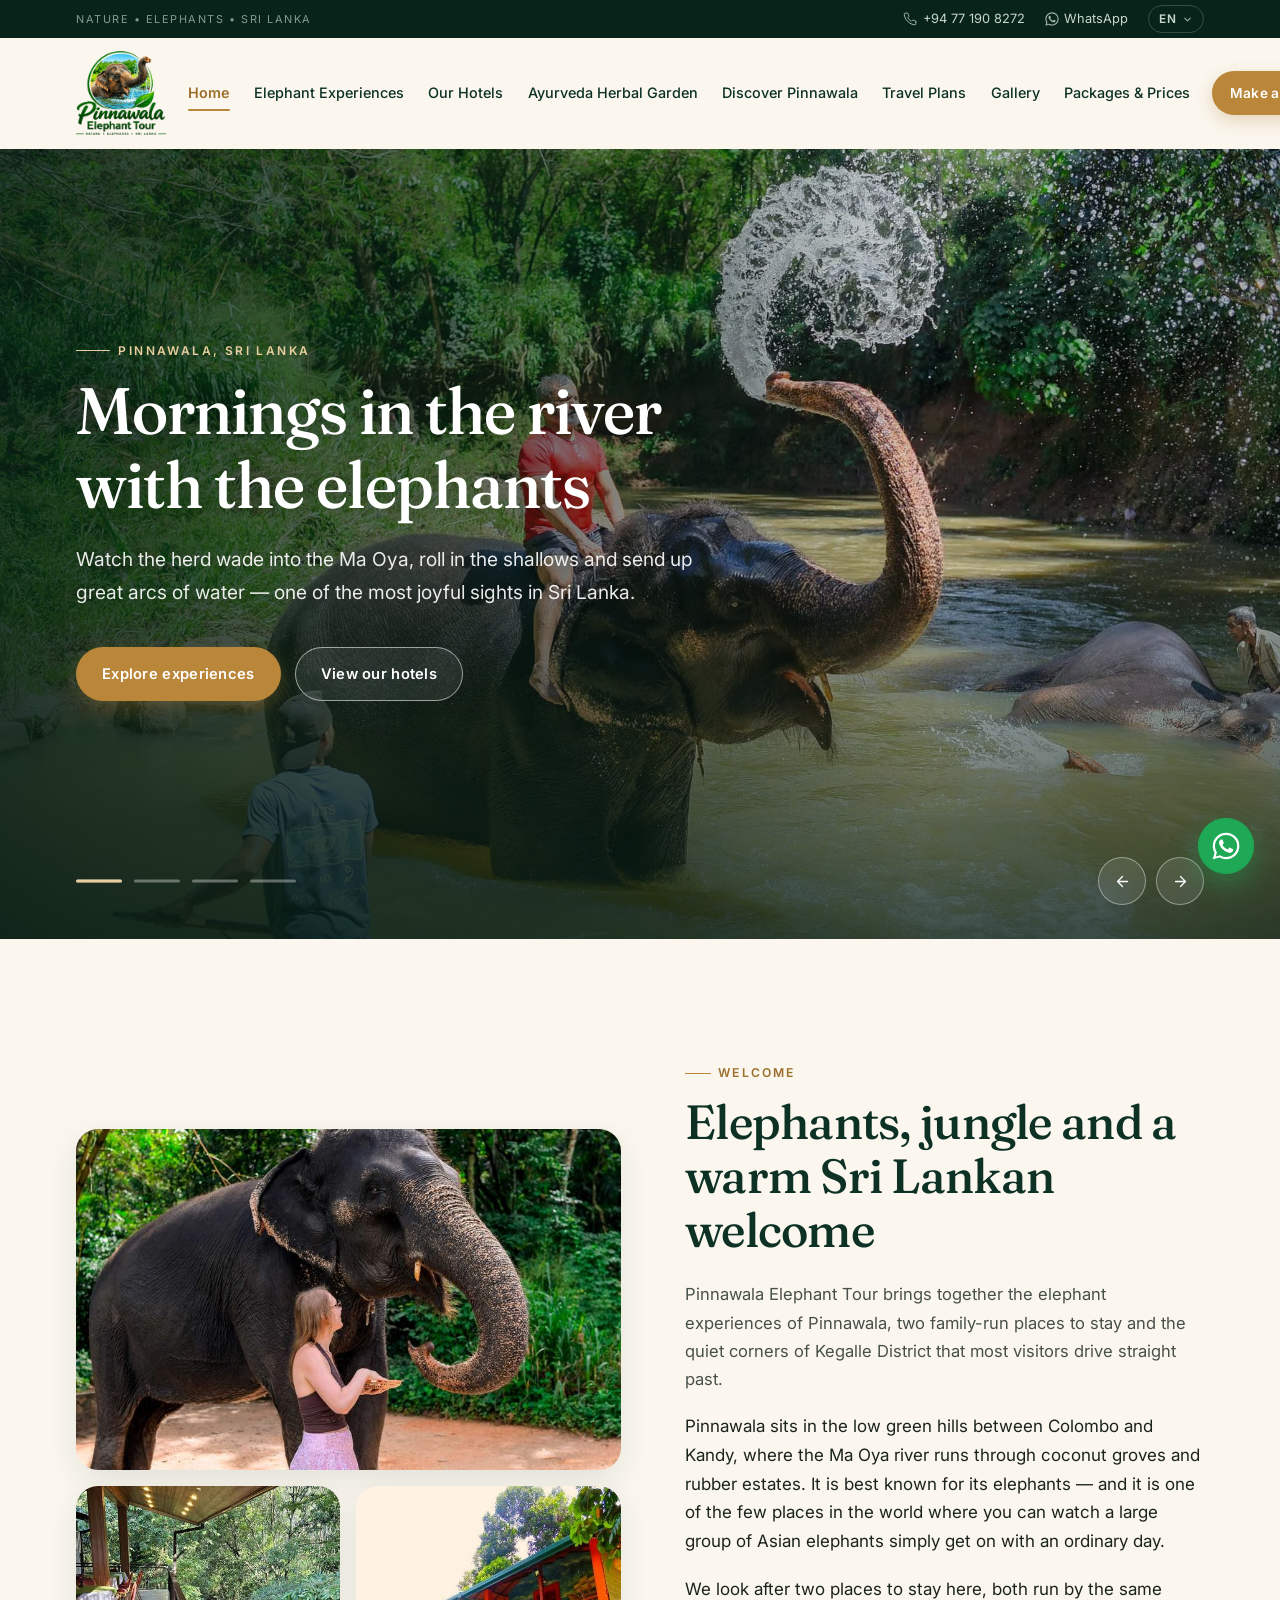
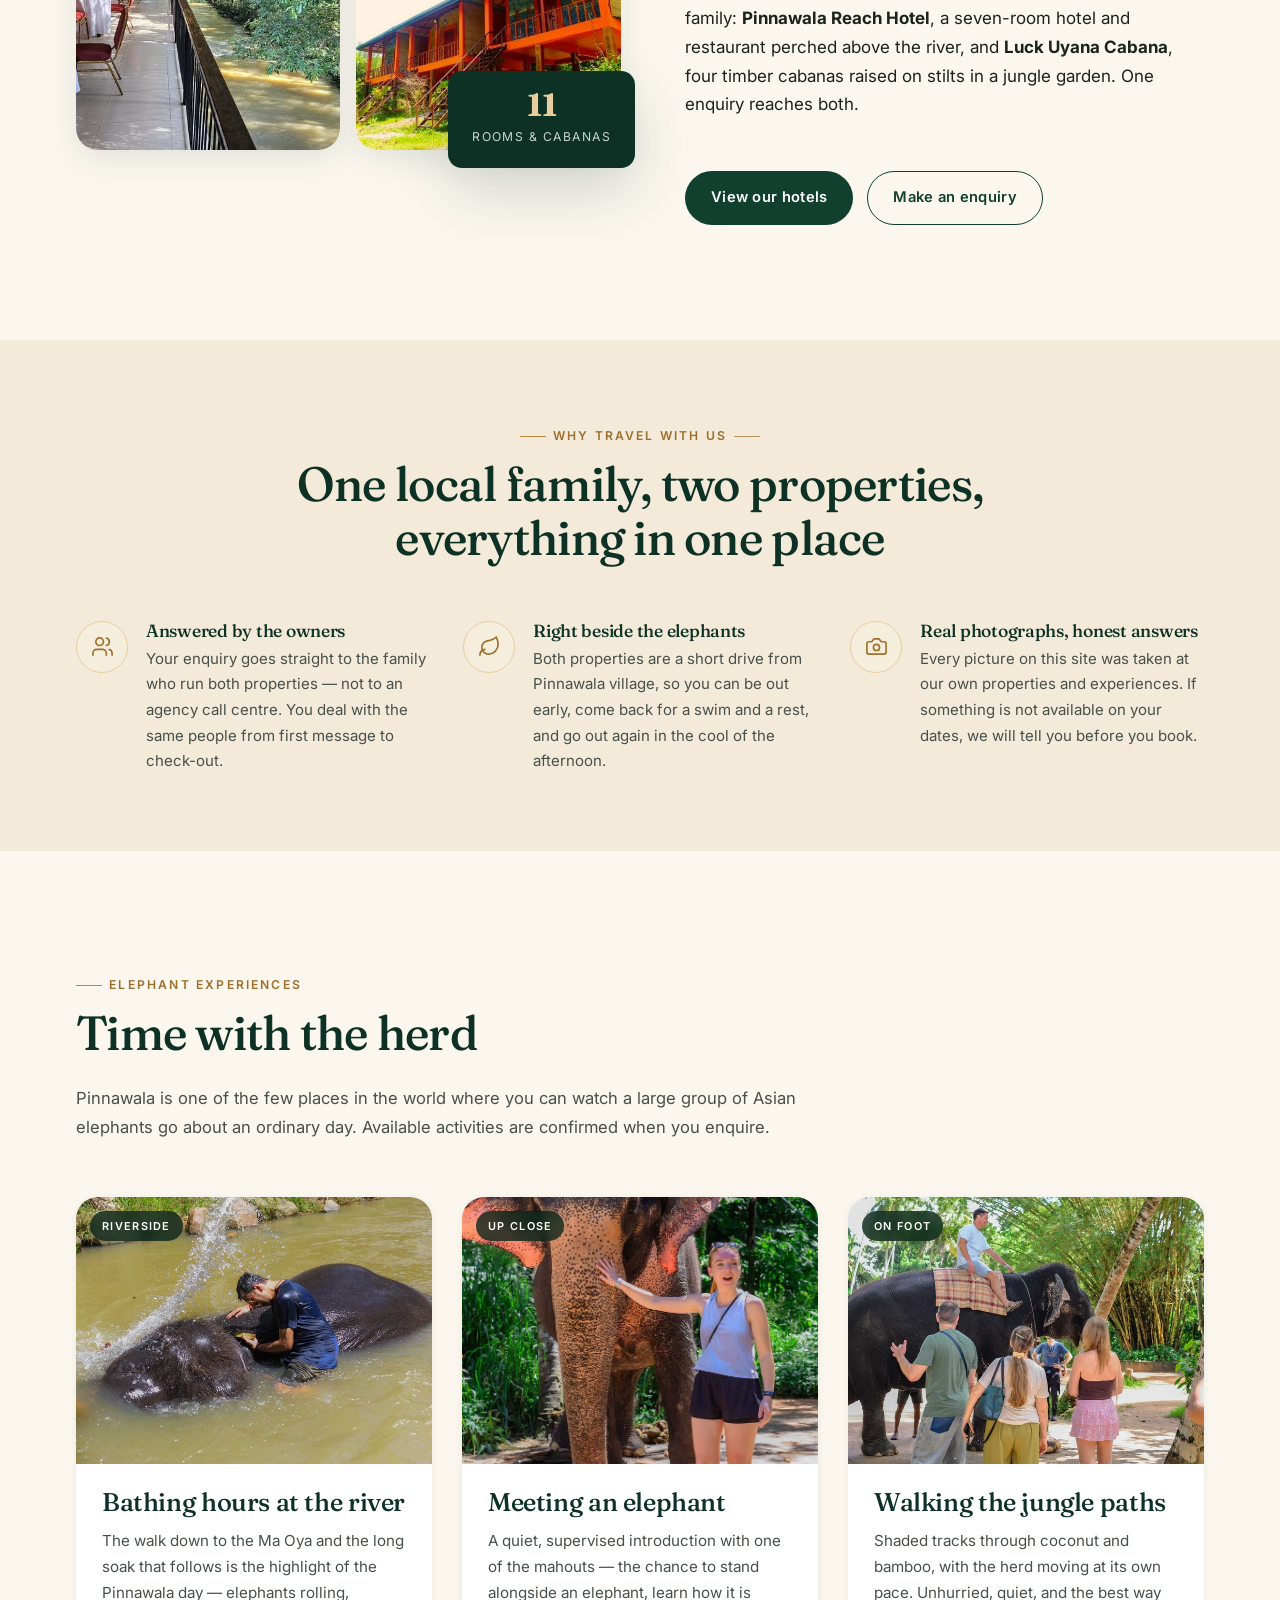
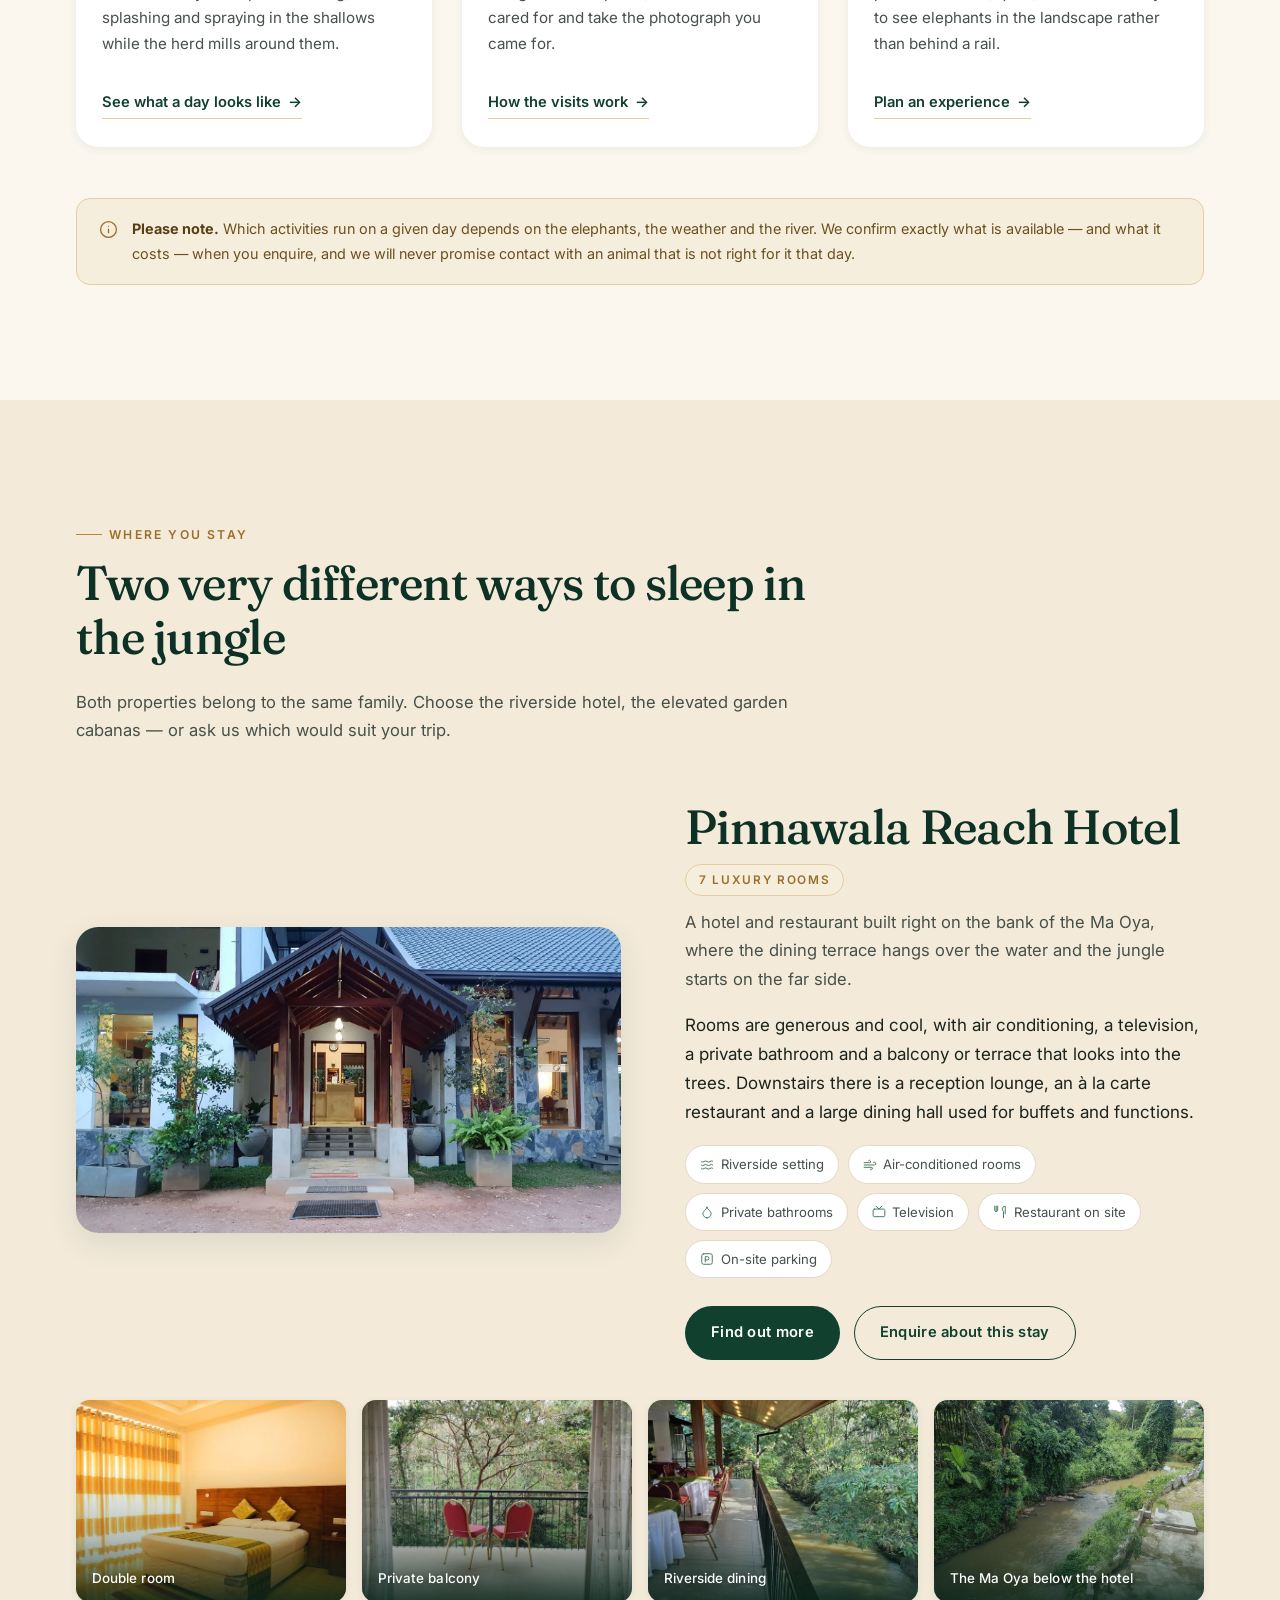
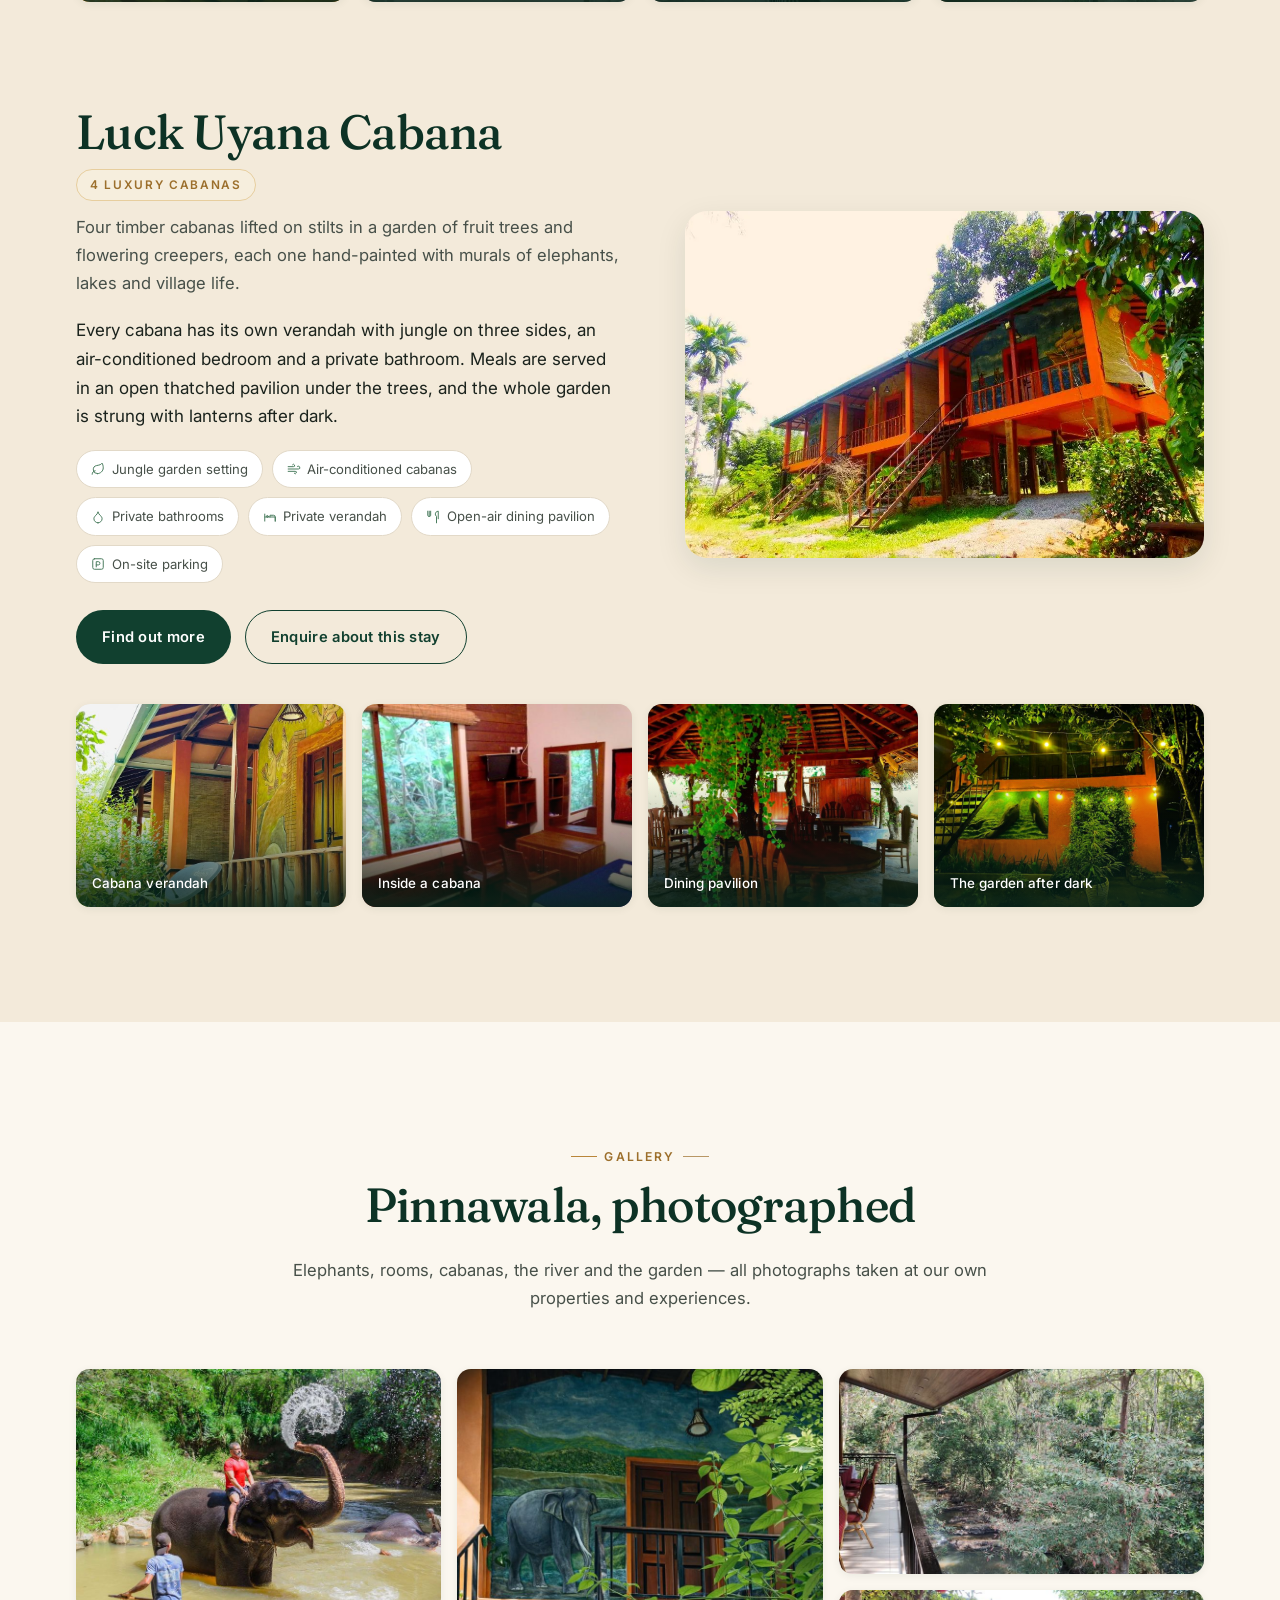
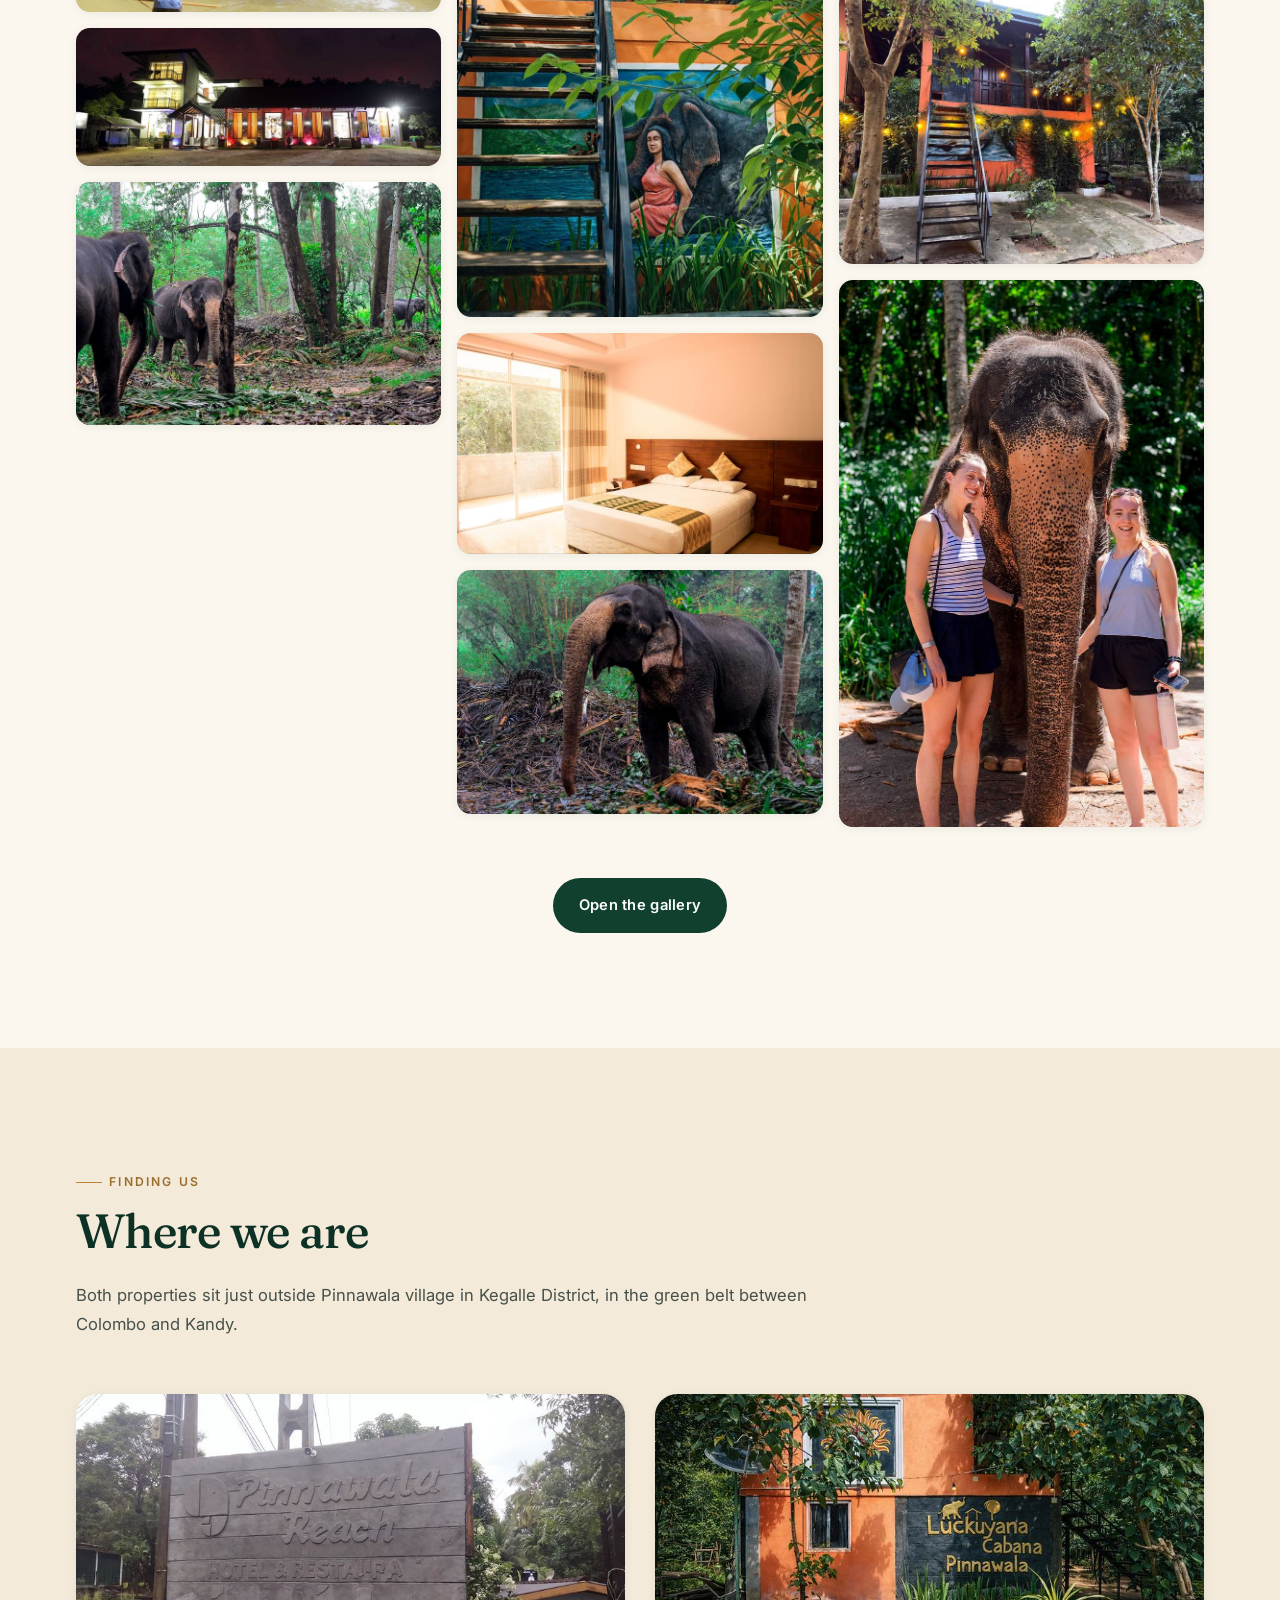
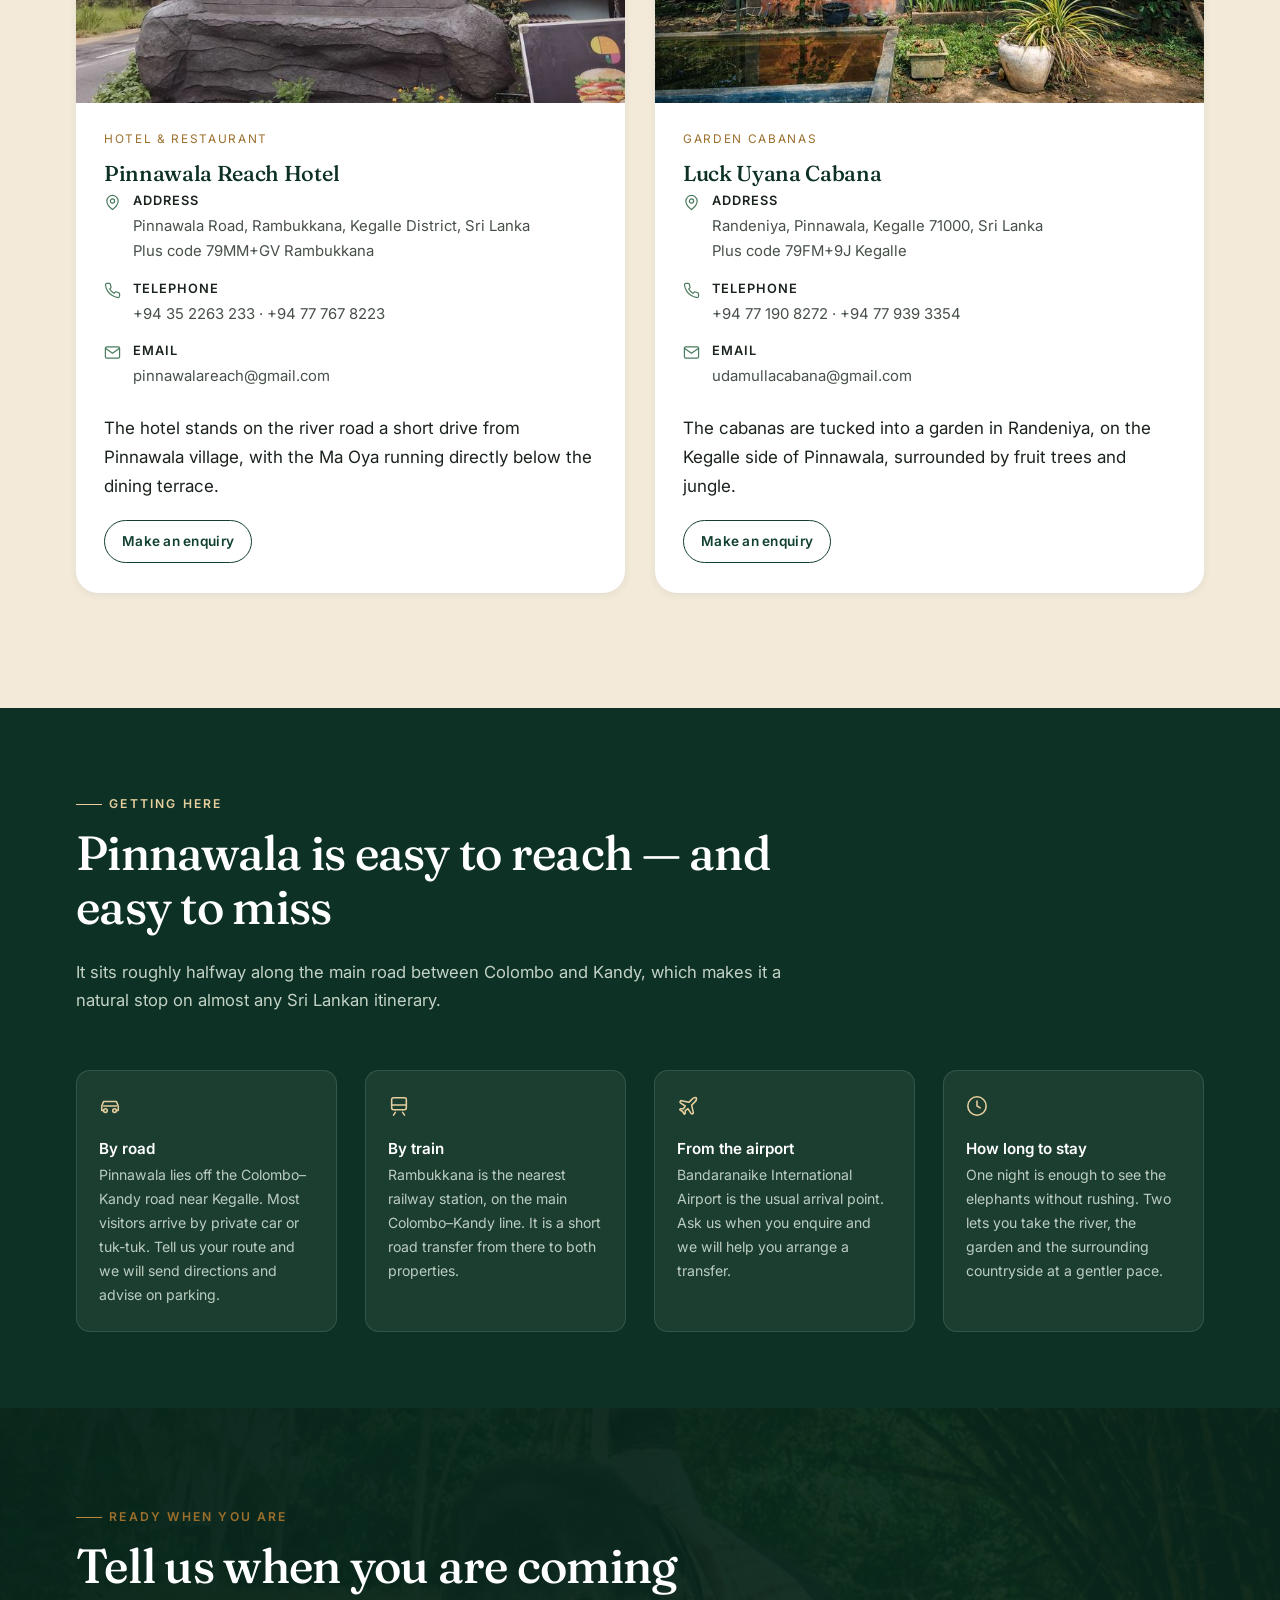
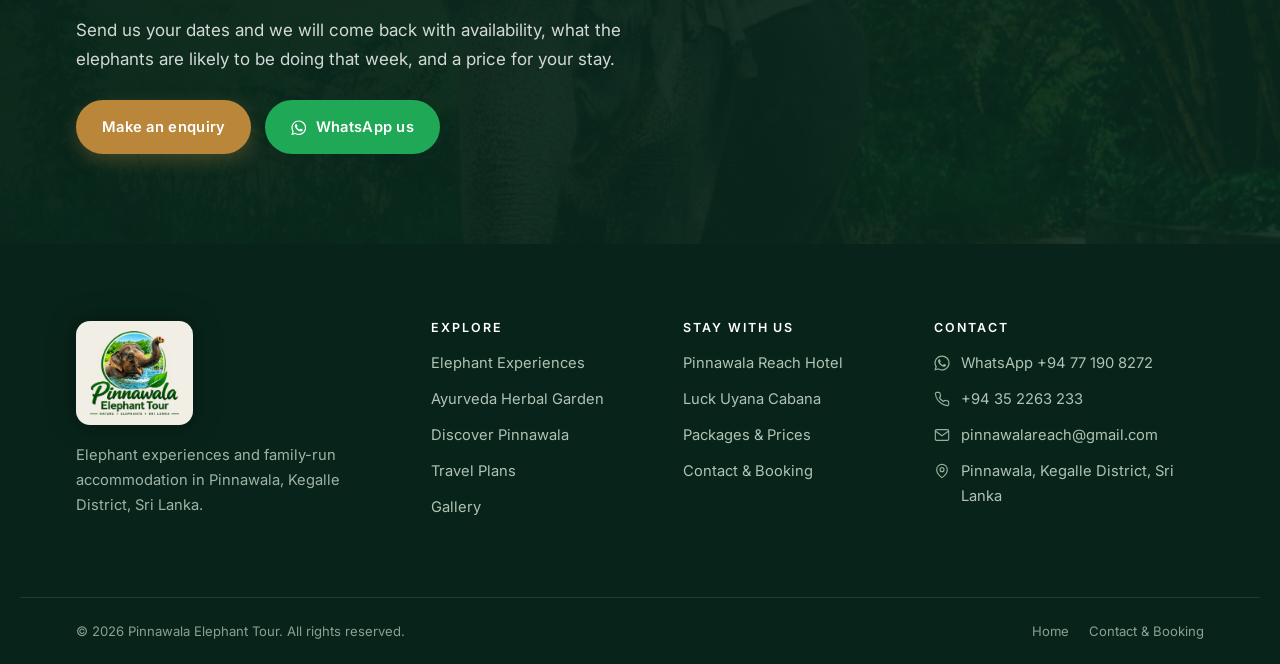
<file: index.html>
<!DOCTYPE html>
<html lang="en">
<head>
<meta charset="utf-8">
<meta name="viewport" content="width=device-width, initial-scale=1">
<title>Pinnawala Elephant Tour | Elephant Experiences & Hotels in Pinnawala, Sri Lanka</title>
<meta name="description" content="Elephant experiences in Pinnawala, Sri Lanka, with two family-run places to stay: Pinnawala Reach Hotel beside the Ma Oya river and Luck Uyana Cabana in the jungle garden. Enquire directly by WhatsApp or email.">
<link rel="canonical" href="https://pinnawalaelephanttour.com/">
<meta property="og:type" content="website">
<meta property="og:title" content="Pinnawala Elephant Tour | Elephants & Hotels in Pinnawala, Sri Lanka">
<meta property="og:description" content="Elephant experiences in Pinnawala with two family-run places to stay — a riverside hotel and jungle garden cabanas.">
<meta property="og:image" content="https://pinnawalaelephanttour.com/media/hero/hero-1-elephants-river-bath.jpg">
<meta property="og:url" content="https://pinnawalaelephanttour.com/">
<meta name="twitter:card" content="summary_large_image">
<meta name="theme-color" content="#0D3225">
<link rel="icon" href="favicon.ico" sizes="any">
<link rel="apple-touch-icon" href="media/apple-touch-icon.png">
<link rel="preconnect" href="https://fonts.googleapis.com">
<link rel="preconnect" href="https://fonts.gstatic.com" crossorigin>
<link href="https://fonts.googleapis.com/css2?family=Fraunces:opsz,wght@9..144,300;9..144,400;9..144,500;9..144,600&family=Inter:wght@400;500;600&display=swap" rel="stylesheet">
<link rel="stylesheet" href="css/style.css">
<link rel="preload" as="image" href="media/hero/hero-1-elephants-river-bath.jpg" imagesrcset="media/hero/hero-1-elephants-river-bath-sm.jpg 1100w, media/hero/hero-1-elephants-river-bath.jpg 1920w">
<script type="application/ld+json">
{
  "@context": "https://schema.org",
  "@type": "TravelAgency",
  "name": "Pinnawala Elephant Tour",
  "url": "https://pinnawalaelephanttour.com/",
  "image": "https://pinnawalaelephanttour.com/media/logo.png",
  "telephone": "+94771908272",
  "areaServed": "Pinnawala, Kegalle District, Sri Lanka",
  "address": { "@type": "PostalAddress", "addressLocality": "Pinnawala", "addressRegion": "Kegalle District", "addressCountry": "LK" }
}
</script>
</head>
<body>
<a class="skip-link" href="#main">Skip to content</a>

<!-- ============================ icon sprite ============================ -->
<svg width="0" height="0" style="position:absolute" aria-hidden="true" focusable="false"><defs>
<g id="i" fill="none" stroke="currentColor" stroke-width="1.7" stroke-linecap="round" stroke-linejoin="round"></g>
</defs>
<symbol id="ic-phone" viewBox="0 0 24 24" fill="none" stroke="currentColor" stroke-width="1.7" stroke-linecap="round" stroke-linejoin="round"><path d="M22 16.92v3a2 2 0 0 1-2.18 2 19.8 19.8 0 0 1-8.63-3.07 19.5 19.5 0 0 1-6-6A19.8 19.8 0 0 1 2.12 4.2 2 2 0 0 1 4.11 2h3a2 2 0 0 1 2 1.72c.13.96.36 1.9.68 2.81a2 2 0 0 1-.45 2.11L8.09 9.91a16 16 0 0 0 6 6l1.27-1.27a2 2 0 0 1 2.11-.45c.91.32 1.85.55 2.81.68A2 2 0 0 1 22 16.92Z"/></symbol>
<symbol id="ic-mail" viewBox="0 0 24 24" fill="none" stroke="currentColor" stroke-width="1.7" stroke-linecap="round" stroke-linejoin="round"><rect x="2" y="4" width="20" height="16" rx="2"/><path d="m22 6-10 7L2 6"/></symbol>
<symbol id="ic-pin" viewBox="0 0 24 24" fill="none" stroke="currentColor" stroke-width="1.7" stroke-linecap="round" stroke-linejoin="round"><path d="M20 10c0 6-8 12-8 12s-8-6-8-12a8 8 0 0 1 16 0Z"/><circle cx="12" cy="10" r="3"/></symbol>
<symbol id="ic-wa" viewBox="0 0 24 24" fill="currentColor"><path d="M17.47 14.38c-.3-.15-1.75-.86-2.02-.96-.27-.1-.47-.15-.67.15-.2.3-.77.96-.94 1.16-.17.2-.35.22-.64.07-.3-.15-1.25-.46-2.38-1.47-.88-.78-1.47-1.76-1.64-2.05-.17-.3-.02-.46.13-.6.13-.14.3-.35.45-.52.15-.17.2-.3.3-.5.1-.2.05-.37-.02-.52-.08-.15-.67-1.6-.92-2.2-.24-.58-.49-.5-.67-.51l-.57-.01c-.2 0-.52.07-.8.37s-1.05 1.02-1.05 2.5 1.08 2.9 1.23 3.1c.15.2 2.12 3.24 5.14 4.54.72.31 1.28.5 1.71.63.72.23 1.37.2 1.89.12.58-.09 1.75-.72 2-1.41.25-.69.25-1.29.17-1.41-.07-.13-.27-.2-.57-.35M12.04 21.5h-.01a9.5 9.5 0 0 1-4.82-1.32l-.35-.2-3.58.93.96-3.49-.23-.36a9.47 9.47 0 0 1-1.45-5.05c0-5.23 4.26-9.49 9.5-9.49a9.44 9.44 0 0 1 6.71 2.79 9.4 9.4 0 0 1 2.78 6.71c0 5.23-4.26 9.48-9.5 9.48m8.08-17.57A11.4 11.4 0 0 0 12.04.6C5.76.6.65 5.71.65 11.99c0 2 .53 3.96 1.52 5.69L.56 23.4l5.86-1.54a11.4 11.4 0 0 0 5.62 1.43h.01c6.28 0 11.39-5.11 11.4-11.39a11.33 11.33 0 0 0-3.33-8.07"/></symbol>
<symbol id="ic-chev" viewBox="0 0 24 24" fill="none" stroke="currentColor" stroke-width="2.2" stroke-linecap="round" stroke-linejoin="round"><path d="m6 9 6 6 6-6"/></symbol>
<symbol id="ic-left" viewBox="0 0 24 24" fill="none" stroke="currentColor" stroke-width="1.8" stroke-linecap="round" stroke-linejoin="round"><path d="M19 12H5m7 7-7-7 7-7"/></symbol>
<symbol id="ic-right" viewBox="0 0 24 24" fill="none" stroke="currentColor" stroke-width="1.8" stroke-linecap="round" stroke-linejoin="round"><path d="M5 12h14m-7-7 7 7-7 7"/></symbol>
<symbol id="ic-close" viewBox="0 0 24 24" fill="none" stroke="currentColor" stroke-width="1.8" stroke-linecap="round"><path d="M18 6 6 18M6 6l12 12"/></symbol>
<symbol id="ic-check" viewBox="0 0 24 24" fill="none" stroke="currentColor" stroke-width="2.2" stroke-linecap="round" stroke-linejoin="round"><path d="M20 6 9 17l-5-5"/></symbol>
<symbol id="ic-wifi" viewBox="0 0 24 24" fill="none" stroke="currentColor" stroke-width="1.7" stroke-linecap="round" stroke-linejoin="round"><path d="M5 12.55a11 11 0 0 1 14.08 0M1.42 9a16 16 0 0 1 21.16 0M8.53 16.11a6 6 0 0 1 6.95 0M12 20h.01"/></symbol>
<symbol id="ic-ac" viewBox="0 0 24 24" fill="none" stroke="currentColor" stroke-width="1.7" stroke-linecap="round" stroke-linejoin="round"><path d="M17.7 7.7a2.5 2.5 0 1 1 1.8 4.3H2M9.6 4.6A2 2 0 1 1 11 8H2m10.6 11.4A2 2 0 1 0 14 16H2"/></symbol>
<symbol id="ic-bed" viewBox="0 0 24 24" fill="none" stroke="currentColor" stroke-width="1.7" stroke-linecap="round" stroke-linejoin="round"><path d="M3 7v12M3 12h18v7M21 19v-7a3 3 0 0 0-3-3h-6v3"/><circle cx="7.5" cy="11" r="1.6"/></symbol>
<symbol id="ic-bath" viewBox="0 0 24 24" fill="none" stroke="currentColor" stroke-width="1.7" stroke-linecap="round" stroke-linejoin="round"><path d="M12 22a7 7 0 0 0 7-7c0-2-1-3.9-3-5.5S12.5 5.5 12 3c-.5 2.5-2 4.9-4 6.5S5 13 5 15a7 7 0 0 0 7 7Z"/></symbol>
<symbol id="ic-tv" viewBox="0 0 24 24" fill="none" stroke="currentColor" stroke-width="1.7" stroke-linecap="round" stroke-linejoin="round"><rect x="2" y="7" width="20" height="13" rx="2"/><path d="m17 2-5 5-5-5"/></symbol>
<symbol id="ic-car" viewBox="0 0 24 24" fill="none" stroke="currentColor" stroke-width="1.7" stroke-linecap="round" stroke-linejoin="round"><path d="M5 17H3v-5l2-5h14l2 5v5h-2M5 12h14"/><circle cx="7" cy="17" r="2"/><circle cx="17" cy="17" r="2"/></symbol>
<symbol id="ic-train" viewBox="0 0 24 24" fill="none" stroke="currentColor" stroke-width="1.7" stroke-linecap="round" stroke-linejoin="round"><rect x="4" y="3" width="16" height="13" rx="2"/><path d="M4 11h16M8 19l-2 3M16 19l2 3M8 16h.01M16 16h.01"/></symbol>
<symbol id="ic-plane" viewBox="0 0 24 24" fill="none" stroke="currentColor" stroke-width="1.7" stroke-linecap="round" stroke-linejoin="round"><path d="M17.8 19.2 16 11l3.5-3.5C21 6 21.5 4 21 3c-1-.5-3 0-4.5 1.5L13 8 4.8 6.2c-.5-.1-.9.1-1.1.5l-.3.5c-.2.5-.1 1 .3 1.3L9 12l-2 3H4l-1 1 3 2 2 3 1-1v-3l3-2 3.5 5.3c.3.4.8.5 1.3.3l.4-.2c.5-.2.7-.6.6-1.1Z"/></symbol>
<symbol id="ic-leaf" viewBox="0 0 24 24" fill="none" stroke="currentColor" stroke-width="1.7" stroke-linecap="round" stroke-linejoin="round"><path d="M11 20A7 7 0 0 1 9.8 6.1C15.5 5 17 4.5 19 2c1 2 2 4.2 2 8 0 5.5-4.8 10-10 10Z"/><path d="M2 21c0-3 1.9-5.4 5.1-6"/></symbol>
<symbol id="ic-waves" viewBox="0 0 24 24" fill="none" stroke="currentColor" stroke-width="1.7" stroke-linecap="round" stroke-linejoin="round"><path d="M2 6c.6.5 1.2 1 2.5 1C7 7 7 5 9.5 5s2.5 2 5 2 2.5-2 5-2c1.3 0 1.9.5 2.5 1M2 12c.6.5 1.2 1 2.5 1C7 13 7 11 9.5 11s2.5 2 5 2 2.5-2 5-2c1.3 0 1.9.5 2.5 1M2 18c.6.5 1.2 1 2.5 1 2.5 0 2.5-2 5-2s2.5 2 5 2 2.5-2 5-2c1.3 0 1.9.5 2.5 1"/></symbol>
<symbol id="ic-dine" viewBox="0 0 24 24" fill="none" stroke="currentColor" stroke-width="1.7" stroke-linecap="round" stroke-linejoin="round"><path d="M3 2v7a2 2 0 0 0 2 2h1a2 2 0 0 0 2-2V2M5.5 2v9M21 15V2a5 5 0 0 0-3 9v11"/></symbol>
<symbol id="ic-camera" viewBox="0 0 24 24" fill="none" stroke="currentColor" stroke-width="1.7" stroke-linecap="round" stroke-linejoin="round"><path d="M14.5 4h-5L7 7H4a2 2 0 0 0-2 2v9a2 2 0 0 0 2 2h16a2 2 0 0 0 2-2V9a2 2 0 0 0-2-2h-3l-2.5-3Z"/><circle cx="12" cy="13" r="3.2"/></symbol>
<symbol id="ic-users" viewBox="0 0 24 24" fill="none" stroke="currentColor" stroke-width="1.7" stroke-linecap="round" stroke-linejoin="round"><path d="M16 21v-2a4 4 0 0 0-4-4H6a4 4 0 0 0-4 4v2"/><circle cx="9" cy="7" r="4"/><path d="M22 21v-2a4 4 0 0 0-3-3.9M16 3.1a4 4 0 0 1 0 7.8"/></symbol>
<symbol id="ic-info" viewBox="0 0 24 24" fill="none" stroke="currentColor" stroke-width="1.7" stroke-linecap="round" stroke-linejoin="round"><circle cx="12" cy="12" r="10"/><path d="M12 16v-4.5M12 8h.01"/></symbol>
<symbol id="ic-clock" viewBox="0 0 24 24" fill="none" stroke="currentColor" stroke-width="1.7" stroke-linecap="round" stroke-linejoin="round"><circle cx="12" cy="12" r="10"/><path d="M12 6.5V12l3.5 2"/></symbol>
<symbol id="ic-park" viewBox="0 0 24 24" fill="none" stroke="currentColor" stroke-width="1.7" stroke-linecap="round" stroke-linejoin="round"><rect x="3" y="3" width="18" height="18" rx="3"/><path d="M9 17V8h3.5a2.8 2.8 0 0 1 0 5.6H9"/></symbol>
</svg>

<!-- ================================ top bar ================================ -->
<div class="topbar">
  <div class="wrap topbar__inner">
    <span class="topbar__tag" data-i18n="top.tagline">Nature • Elephants • Sri Lanka</span>
    <div class="topbar__contact">
      <a href="tel:+94771908272"><svg><use href="#ic-phone"></use></svg>+94 77 190 8272</a>
      <a href="https://wa.me/94771908272" target="_blank" rel="noopener"><svg><use href="#ic-wa"></use></svg>WhatsApp</a>
      <div class="lang" data-open="false">
        <button type="button" class="lang__btn" aria-expanded="false" aria-haspopup="true" data-i18n-attr="aria-label:top.lang">
          <span data-lang-label>EN</span><svg><use href="#ic-chev"></use></svg>
        </button>
        <div class="lang__menu" role="menu">
          <button type="button" role="menuitem" data-set-lang="en" aria-current="true">English</button>
          <button type="button" role="menuitem" data-set-lang="ru" aria-current="false">Русский</button>
          <button type="button" role="menuitem" data-set-lang="de" aria-current="false">Deutsch</button>
        </div>
      </div>
    </div>
  </div>
</div>

<!-- ================================= header ================================ -->
<header class="header">
  <div class="wrap header__inner">
    <a class="brand" href="index.html" aria-label="Pinnawala Elephant Tour — home">
      <img src="media/logo.png" alt="Pinnawala Elephant Tour" width="440" height="414">
    </a>

    <nav class="nav" id="site-nav" aria-label="Main">
      <a href="index.html" aria-current="page" data-i18n="nav.home">Home</a>
      <a href="elephant-experiences.html" data-i18n="nav.experiences">Elephant Experiences</a>
      <a href="hotels.html" data-i18n="nav.hotels">Our Hotels</a>
      <a href="ayurveda-herbal-garden.html" data-i18n="nav.garden">Ayurveda Herbal Garden</a>
      <a href="discover-pinnawala.html" data-i18n="nav.discover">Discover Pinnawala</a>
      <a href="travel-plans.html" data-i18n="nav.travel">Travel Plans</a>
      <a href="gallery.html" data-i18n="nav.gallery">Gallery</a>
      <a href="packages.html" data-i18n="nav.packages">Packages &amp; Prices</a>
      <div class="nav__mobile-cta">
        <a class="btn btn--primary" href="contact.html" data-i18n="cta.enquire">Make an enquiry</a>
        <a class="btn btn--wa" href="https://wa.me/94771908272" target="_blank" rel="noopener"><svg><use href="#ic-wa"></use></svg><span data-i18n="cta.whatsapp">WhatsApp us</span></a>
      </div>
    </nav>

    <div class="header__cta">
      <a class="btn btn--primary btn--sm" href="contact.html" data-i18n="cta.enquire">Make an enquiry</a>
      <button class="burger" type="button" aria-label="Menu" aria-expanded="false" aria-controls="site-nav"><span></span></button>
    </div>
  </div>
</header>
<div class="nav-scrim"></div>

<main id="main">

<!-- ============================== hero slider ============================== -->
<section class="hero" data-hero aria-roledescription="carousel" aria-label="Elephant experiences in Pinnawala" tabindex="-1">
  <div class="hero__slides">

    <div class="hero__slide is-active" role="group" aria-roledescription="slide" aria-label="1 of 4">
      <picture>
        <source media="(max-width:900px)" type="image/webp" srcset="media/hero/hero-1-elephants-river-bath-sm.webp">
        <source media="(max-width:900px)" srcset="media/hero/hero-1-elephants-river-bath-sm.jpg">
        <source type="image/webp" srcset="media/hero/hero-1-elephants-river-bath.webp">
        <img src="media/hero/hero-1-elephants-river-bath.jpg" alt="An elephant standing in the river at Pinnawala spraying a high arc of water from its trunk while a mahout stands alongside" fetchpriority="high" width="1920" height="1282">
      </picture>
    </div>

    <div class="hero__slide" role="group" aria-roledescription="slide" aria-label="2 of 4" aria-hidden="true">
      <picture>
        <source media="(max-width:900px)" type="image/webp" srcset="media/hero/hero-2-elephants-jungle-sm.webp">
        <source media="(max-width:900px)" srcset="media/hero/hero-2-elephants-jungle-sm.jpg">
        <source type="image/webp" srcset="media/hero/hero-2-elephants-jungle.webp">
        <img src="media/hero/hero-2-elephants-jungle.jpg" alt="An adult elephant and a younger elephant feeding among tall palms and jungle greenery near Pinnawala" loading="lazy" width="1920" height="1280">
      </picture>
    </div>

    <div class="hero__slide" role="group" aria-roledescription="slide" aria-label="3 of 4" aria-hidden="true">
      <picture>
        <source media="(max-width:900px)" type="image/webp" srcset="media/hero/hero-3-elephant-close-up-sm.webp">
        <source media="(max-width:900px)" srcset="media/hero/hero-3-elephant-close-up-sm.jpg">
        <source type="image/webp" srcset="media/hero/hero-3-elephant-close-up.webp">
        <img src="media/hero/hero-3-elephant-close-up.jpg" alt="Close-up of a tusked elephant lowering its head and curling its trunk towards a visitor on a shaded jungle track" loading="lazy" width="1920" height="1280">
      </picture>
    </div>

    <div class="hero__slide" role="group" aria-roledescription="slide" aria-label="4 of 4" aria-hidden="true">
      <picture>
        <source media="(max-width:900px)" type="image/webp" srcset="media/hero/hero-4-elephant-tour-walk-sm.webp">
        <source media="(max-width:900px)" srcset="media/hero/hero-4-elephant-tour-walk-sm.jpg">
        <source type="image/webp" srcset="media/hero/hero-4-elephant-tour-walk.webp">
        <img src="media/hero/hero-4-elephant-tour-walk.jpg" alt="A small group of visitors walking beside an elephant and its mahout along a palm-lined path during a Pinnawala elephant tour" loading="lazy" width="1920" height="1280">
      </picture>
    </div>
  </div>

  <div class="wrap hero__inner">
    <div class="hero__content">
      <div class="hero__caption is-active">
        <span class="hero__eyebrow" data-i18n="hero.1.eyebrow">Pinnawala, Sri Lanka</span>
        <h1 class="hero__title" data-i18n="hero.1.title">Mornings in the river with the elephants</h1>
        <p class="hero__text" data-i18n="hero.1.text">Watch the herd wade into the Ma Oya, roll in the shallows and send up great arcs of water — one of the most joyful sights in Sri Lanka.</p>
        <div class="btn-row">
          <a class="btn btn--primary" href="elephant-experiences.html" data-i18n="cta.explore">Explore experiences</a>
          <a class="btn btn--ghost" href="hotels.html" data-i18n="cta.stay">View our hotels</a>
        </div>
      </div>

      <div class="hero__caption">
        <span class="hero__eyebrow" data-i18n="hero.2.eyebrow">Among the palms</span>
        <p class="hero__title" data-i18n="hero.2.title">At home in the green heart of the island</p>
        <p class="hero__text" data-i18n="hero.2.text">Elephants moving quietly through coconut groves and jungle gardens, just as the landscape around Pinnawala has always known them.</p>
        <div class="btn-row">
          <a class="btn btn--primary" href="discover-pinnawala.html" data-i18n="cta.more">Find out more</a>
          <a class="btn btn--ghost" href="gallery.html" data-i18n="cta.gallery">Open the gallery</a>
        </div>
      </div>

      <div class="hero__caption">
        <span class="hero__eyebrow" data-i18n="hero.3.eyebrow">Face to face</span>
        <p class="hero__title" data-i18n="hero.3.title">Close enough to count the eyelashes</p>
        <p class="hero__text" data-i18n="hero.3.text">A gentle, unhurried meeting with one of Asia’s most remarkable animals, guided by the people who care for them every day.</p>
        <div class="btn-row">
          <a class="btn btn--primary" href="elephant-experiences.html" data-i18n="cta.explore">Explore experiences</a>
          <a class="btn btn--ghost" href="contact.html" data-i18n="cta.enquire">Make an enquiry</a>
        </div>
      </div>

      <div class="hero__caption">
        <span class="hero__eyebrow" data-i18n="hero.4.eyebrow">Guided experiences</span>
        <p class="hero__title" data-i18n="hero.4.title">Walk the shaded paths together</p>
        <p class="hero__text" data-i18n="hero.4.text">Small groups, local guides and the slow pace of a jungle afternoon — a Pinnawala elephant tour built around the animals, not the clock.</p>
        <div class="btn-row">
          <a class="btn btn--primary" href="travel-plans.html" data-i18n="cta.plan">Plan your visit</a>
          <a class="btn btn--ghost" href="packages.html" data-i18n="nav.packages">Packages &amp; Prices</a>
        </div>
      </div>
    </div>
  </div>

  <div class="hero__controls">
    <div class="wrap hero__controls-inner">
      <div class="hero__dots" role="tablist" aria-label="Choose slide">
        <button class="hero__dot" type="button" role="tab" aria-selected="true"  aria-label="Elephants bathing in the river"></button>
        <button class="hero__dot" type="button" role="tab" aria-selected="false" aria-label="Elephants in their natural surroundings"></button>
        <button class="hero__dot" type="button" role="tab" aria-selected="false" aria-label="Elephant close-up"></button>
        <button class="hero__dot" type="button" role="tab" aria-selected="false" aria-label="Guided elephant tour"></button>
      </div>
      <div class="hero__arrows">
        <button class="hero__arrow hero__arrow--prev" type="button" aria-label="Previous slide"><svg><use href="#ic-left"></use></svg></button>
        <button class="hero__arrow hero__arrow--next" type="button" aria-label="Next slide"><svg><use href="#ic-right"></use></svg></button>
      </div>
    </div>
  </div>
</section>

<!-- ============================== introduction ============================== -->
<section class="section section--cream">
  <div class="wrap split">
    <div class="split__media" data-reveal>
      <div class="split__media--stack">
        <img src="media/photos/elephant-greeting-visitor-t.jpg" alt="A visitor holding out fruit to a large tusked elephant on a jungle path in Pinnawala" loading="lazy" width="760" height="507">
        <img src="media/photos/reach-riverside-dining-t.jpg" alt="White-clothed dining tables on the riverside terrace at Pinnawala Reach Hotel" loading="lazy" width="760" height="428">
        <img src="media/photos/luckuyana-cabanas-stilts-t.jpg" alt="Timber cabanas on stilts at Luck Uyana Cabana, painted in warm orange and set among trees" loading="lazy" width="760" height="507">
      </div>
      <div class="media-badge"><strong>11</strong><span>Rooms &amp; cabanas</span></div>
    </div>

    <div data-reveal="120">
      <span class="eyebrow" data-i18n="home.intro.eyebrow">Welcome</span>
      <h2 data-i18n="home.intro.title">Elephants, jungle and a warm Sri Lankan welcome</h2>
      <p class="lede" data-i18n="home.intro.lede">Pinnawala Elephant Tour brings together the elephant experiences of Pinnawala, two family-run places to stay and the quiet corners of Kegalle District that most visitors drive straight past.</p>
      <p>Pinnawala sits in the low green hills between Colombo and Kandy, where the Ma Oya river runs through coconut groves and rubber estates. It is best known for its elephants — and it is one of the few places in the world where you can watch a large group of Asian elephants simply get on with an ordinary day.</p>
      <p>We look after two places to stay here, both run by the same family: <strong>Pinnawala Reach Hotel</strong>, a seven-room hotel and restaurant perched above the river, and <strong>Luck Uyana Cabana</strong>, four timber cabanas raised on stilts in a jungle garden. One enquiry reaches both.</p>
      <div class="btn-row mt-l">
        <a class="btn btn--forest" href="hotels.html" data-i18n="cta.stay">View our hotels</a>
        <a class="btn btn--outline" href="contact.html" data-i18n="cta.enquire">Make an enquiry</a>
      </div>
    </div>
  </div>
</section>

<!-- ============================ why travel with us ========================== -->
<section class="section section--sand section--tight">
  <div class="wrap">
    <div class="sec-head sec-head--center">
      <span class="eyebrow" data-i18n="home.why.eyebrow">Why travel with us</span>
      <h2 data-i18n="home.why.title">One local family, two properties, everything in one place</h2>
    </div>
    <div class="features">
      <div class="feature" data-reveal>
        <span class="feature__icon"><svg><use href="#ic-users"></use></svg></span>
        <div>
          <h3>Answered by the owners</h3>
          <p>Your enquiry goes straight to the family who run both properties — not to an agency call centre. You deal with the same people from first message to check-out.</p>
        </div>
      </div>
      <div class="feature" data-reveal>
        <span class="feature__icon"><svg><use href="#ic-leaf"></use></svg></span>
        <div>
          <h3>Right beside the elephants</h3>
          <p>Both properties are a short drive from Pinnawala village, so you can be out early, come back for a swim and a rest, and go out again in the cool of the afternoon.</p>
        </div>
      </div>
      <div class="feature" data-reveal>
        <span class="feature__icon"><svg><use href="#ic-camera"></use></svg></span>
        <div>
          <h3>Real photographs, honest answers</h3>
          <p>Every picture on this site was taken at our own properties and experiences. If something is not available on your dates, we will tell you before you book.</p>
        </div>
      </div>
    </div>
  </div>
</section>

<!-- =========================== elephant experiences ========================= -->
<section class="section section--cream">
  <div class="wrap">
    <div class="sec-head">
      <span class="eyebrow" data-i18n="home.experiences.eyebrow">Elephant experiences</span>
      <h2 data-i18n="home.experiences.title">Time with the herd</h2>
      <p class="lede" data-i18n="home.experiences.lede">Pinnawala is one of the few places in the world where you can watch a large group of Asian elephants go about an ordinary day. Available activities are confirmed when you enquire.</p>
    </div>

    <div class="grid grid--3">
      <article class="card" data-reveal>
        <div class="card__media">
          <span class="card__tag">Riverside</span>
          <img src="media/photos/elephant-river-bath-mahout-t.jpg" alt="A mahout washing an elephant lying in the shallow brown water of the Ma Oya river" loading="lazy" width="760" height="507">
        </div>
        <div class="card__body">
          <h3>Bathing hours at the river</h3>
          <p>The walk down to the Ma Oya and the long soak that follows is the highlight of the Pinnawala day — elephants rolling, splashing and spraying in the shallows while the herd mills around them.</p>
          <a class="link-more" href="elephant-experiences.html">See what a day looks like</a>
        </div>
      </article>

      <article class="card" data-reveal>
        <div class="card__media">
          <span class="card__tag">Up close</span>
          <img src="media/photos/visitor-elephant-trunk-t.jpg" alt="A visitor reaching up to touch the trunk of a large elephant standing on a forest track" loading="lazy" width="760" height="1139">
        </div>
        <div class="card__body">
          <h3>Meeting an elephant</h3>
          <p>A quiet, supervised introduction with one of the mahouts — the chance to stand alongside an elephant, learn how it is cared for and take the photograph you came for.</p>
          <a class="link-more" href="elephant-experiences.html">How the visits work</a>
        </div>
      </article>

      <article class="card" data-reveal>
        <div class="card__media">
          <span class="card__tag">On foot</span>
          <img src="media/photos/elephant-walk-with-visitors-t.jpg" alt="Visitors following an elephant and its mahout along a sandy path between palms and bamboo" loading="lazy" width="760" height="507">
        </div>
        <div class="card__body">
          <h3>Walking the jungle paths</h3>
          <p>Shaded tracks through coconut and bamboo, with the herd moving at its own pace. Unhurried, quiet, and the best way to see elephants in the landscape rather than behind a rail.</p>
          <a class="link-more" href="elephant-experiences.html">Plan an experience</a>
        </div>
      </article>
    </div>

    <div class="notice mt-l" data-reveal>
      <svg><use href="#ic-info"></use></svg>
      <p><strong>Please note.</strong> Which activities run on a given day depends on the elephants, the weather and the river. We confirm exactly what is available — and what it costs — when you enquire, and we will never promise contact with an animal that is not right for it that day.</p>
    </div>
  </div>
</section>

<!-- ============================= accommodation ============================= -->
<section class="section section--sand" id="accommodation">
  <div class="wrap">
    <div class="sec-head">
      <span class="eyebrow" data-i18n="home.stay.eyebrow">Where you stay</span>
      <h2 data-i18n="home.stay.title">Two very different ways to sleep in the jungle</h2>
      <p class="lede" data-i18n="home.stay.lede">Both properties belong to the same family. Choose the riverside hotel, the elevated garden cabanas — or ask us which would suit your trip.</p>
    </div>

    <!-- Pinnawala Reach ------------------------------------------------------>
    <article class="property">
      <div class="split">
        <div class="split__media" data-reveal>
          <picture>
            <source type="image/webp" srcset="media/photos/reach-exterior-entrance.webp">
            <img src="media/photos/reach-exterior-entrance.jpg" alt="The timber-framed entrance portico of Pinnawala Reach Hotel with potted ferns on either side" loading="lazy" width="1500" height="844">
          </picture>
        </div>
        <div data-reveal="120">
          <div class="property__head">
            <h2>Pinnawala Reach Hotel</h2>
            <span class="property__count">7 luxury rooms</span>
          </div>
          <p class="lede">A hotel and restaurant built right on the bank of the Ma Oya, where the dining terrace hangs over the water and the jungle starts on the far side.</p>
          <p>Rooms are generous and cool, with air conditioning, a television, a private bathroom and a balcony or terrace that looks into the trees. Downstairs there is a reception lounge, an à la carte restaurant and a large dining hall used for buffets and functions.</p>
          <ul class="chips">
            <li><svg><use href="#ic-waves"></use></svg>Riverside setting</li>
            <li><svg><use href="#ic-ac"></use></svg>Air-conditioned rooms</li>
            <li><svg><use href="#ic-bath"></use></svg>Private bathrooms</li>
            <li><svg><use href="#ic-tv"></use></svg>Television</li>
            <li><svg><use href="#ic-dine"></use></svg>Restaurant on site</li>
            <li><svg><use href="#ic-park"></use></svg>On-site parking</li>
          </ul>
          <div class="btn-row">
            <a class="btn btn--forest" href="hotels.html#pinnawala-reach" data-i18n="cta.more">Find out more</a>
            <a class="btn btn--outline" href="contact.html?property=Pinnawala%20Reach%20Hotel" data-i18n="cta.book">Enquire about this stay</a>
          </div>
        </div>
      </div>

      <div class="gallery-strip" data-lightbox data-reveal>
        <figure><img src="media/photos/reach-room-double-t.jpg" data-full="media/photos/reach-room-double.jpg" alt="A double room at Pinnawala Reach Hotel with a carved wooden headboard and full-height curtains" loading="lazy" width="760" height="461"><figcaption>Double room</figcaption></figure>
        <figure><img src="media/photos/reach-balcony-river-view-t.jpg" data-full="media/photos/reach-balcony-river-view.jpg" alt="Two red chairs and a small table on a private balcony looking into the trees" loading="lazy" width="760" height="428"><figcaption>Private balcony</figcaption></figure>
        <figure><img src="media/photos/reach-riverside-dining-t.jpg" data-full="media/photos/reach-riverside-dining.jpg" alt="White-clothed dining tables on the terrace beside the river at Pinnawala Reach Hotel" loading="lazy" width="760" height="428"><figcaption>Riverside dining</figcaption></figure>
        <figure><img src="media/photos/reach-ma-oya-river-t.jpg" data-full="media/photos/reach-ma-oya-river.jpg" alt="The Ma Oya river running past the hotel between banks of dense jungle" loading="lazy" width="760" height="570"><figcaption>The Ma Oya below the hotel</figcaption></figure>
      </div>
    </article>

    <!-- Luck Uyana Cabana --------------------------------------------------->
    <article class="property">
      <div class="split split--reverse">
        <div class="split__media" data-reveal>
          <picture>
            <source type="image/webp" srcset="media/photos/luckuyana-cabanas-stilts.webp">
            <img src="media/photos/luckuyana-cabanas-stilts.jpg" alt="A row of orange and timber cabanas raised on stilts above a grassy garden at Luck Uyana Cabana" loading="lazy" width="1024" height="683">
          </picture>
        </div>
        <div data-reveal="120">
          <div class="property__head">
            <h2>Luck Uyana Cabana</h2>
            <span class="property__count">4 luxury cabanas</span>
          </div>
          <p class="lede">Four timber cabanas lifted on stilts in a garden of fruit trees and flowering creepers, each one hand-painted with murals of elephants, lakes and village life.</p>
          <p>Every cabana has its own verandah with jungle on three sides, an air-conditioned bedroom and a private bathroom. Meals are served in an open thatched pavilion under the trees, and the whole garden is strung with lanterns after dark.</p>
          <ul class="chips">
            <li><svg><use href="#ic-leaf"></use></svg>Jungle garden setting</li>
            <li><svg><use href="#ic-ac"></use></svg>Air-conditioned cabanas</li>
            <li><svg><use href="#ic-bath"></use></svg>Private bathrooms</li>
            <li><svg><use href="#ic-bed"></use></svg>Private verandah</li>
            <li><svg><use href="#ic-dine"></use></svg>Open-air dining pavilion</li>
            <li><svg><use href="#ic-park"></use></svg>On-site parking</li>
          </ul>
          <div class="btn-row">
            <a class="btn btn--forest" href="hotels.html#luck-uyana-cabana" data-i18n="cta.more">Find out more</a>
            <a class="btn btn--outline" href="contact.html?property=Luck%20Uyana%20Cabana" data-i18n="cta.book">Enquire about this stay</a>
          </div>
        </div>
      </div>

      <div class="gallery-strip" data-lightbox data-reveal>
        <figure><img src="media/photos/luckuyana-verandah-t.jpg" data-full="media/photos/luckuyana-verandah.jpg" alt="The verandah of a cabana with timber railings and a painted mural along the wall" loading="lazy" width="760" height="1013"><figcaption>Cabana verandah</figcaption></figure>
        <figure><img src="media/photos/luckuyana-room-interior-t.jpg" data-full="media/photos/luckuyana-room-interior.jpg" alt="Inside a cabana at Luck Uyana with a timber-panelled wall, dressing table and bed" loading="lazy" width="760" height="428"><figcaption>Inside a cabana</figcaption></figure>
        <figure><img src="media/photos/luckuyana-dining-pavilion-t.jpg" data-full="media/photos/luckuyana-dining-pavilion.jpg" alt="Open timber dining pavilion at Luck Uyana Cabana with creepers hanging from the roof" loading="lazy" width="760" height="487"><figcaption>Dining pavilion</figcaption></figure>
        <figure><img src="media/photos/luckuyana-evening-garden-t.jpg" data-full="media/photos/luckuyana-evening-garden.jpg" alt="The cabana garden lit with warm lanterns and uplit murals after dark" loading="lazy" width="760" height="570"><figcaption>The garden after dark</figcaption></figure>
      </div>
    </article>
  </div>
</section>

<!-- =============================== gallery ================================= -->
<section class="section section--cream">
  <div class="wrap">
    <div class="sec-head sec-head--center">
      <span class="eyebrow" data-i18n="home.gallery.eyebrow">Gallery</span>
      <h2 data-i18n="home.gallery.title">Pinnawala, photographed</h2>
      <p class="lede" data-i18n="home.gallery.lede">Elephants, rooms, cabanas, the river and the garden — all photographs taken at our own properties and experiences.</p>
    </div>

    <div class="masonry" data-lightbox data-reveal>
      <figure><img src="media/photos/elephant-spraying-water-t.jpg" data-full="media/photos/elephant-spraying-water.jpg" alt="An elephant in the river throwing a plume of water over its back" loading="lazy" width="760" height="507"><figcaption>Bath time in the Ma Oya</figcaption></figure>
      <figure><img src="media/photos/reach-exterior-night-t.jpg" data-full="media/photos/reach-exterior-night.jpg" alt="Pinnawala Reach Hotel lit up at dusk with warm light spilling from the restaurant windows" loading="lazy" width="760" height="286"><figcaption>Pinnawala Reach at dusk</figcaption></figure>
      <figure><img src="media/photos/elephant-mother-and-calf-t.jpg" data-full="media/photos/elephant-mother-and-calf.jpg" alt="An adult elephant and a calf feeding together under tall jungle trees" loading="lazy" width="760" height="507"><figcaption>Mother and calf</figcaption></figure>
      <figure><img src="media/photos/luckuyana-elephant-mural-t.jpg" data-full="media/photos/luckuyana-elephant-mural.jpg" alt="A painted elephant mural beside the timber stairs leading up to a cabana" loading="lazy" width="760" height="1140"><figcaption>Hand-painted cabana murals</figcaption></figure>
      <figure><img src="media/photos/reach-room-twin-t.jpg" data-full="media/photos/reach-room-twin.jpg" alt="A bright hotel room at Pinnawala Reach with a large window overlooking greenery" loading="lazy" width="760" height="461"><figcaption>Room with a garden view</figcaption></figure>
      <figure><img src="media/photos/elephant-trunk-close-t.jpg" data-full="media/photos/elephant-trunk-close.jpg" alt="Close view of an elephant reaching down with its trunk among cut palm fronds" loading="lazy" width="760" height="507"><figcaption>Feeding in the shade</figcaption></figure>
      <figure><img src="media/photos/reach-river-view-t.jpg" data-full="media/photos/reach-river-view.jpg" alt="View from the terrace of Pinnawala Reach Hotel down to the Ma Oya running between jungle banks" loading="lazy" width="760" height="427"><figcaption>Above the water</figcaption></figure>
      <figure><img src="media/photos/luckuyana-evening-exterior-t.jpg" data-full="media/photos/luckuyana-evening-exterior.jpg" alt="Luck Uyana cabanas and garden lit with strings of lights in the evening" loading="lazy" width="760" height="570"><figcaption>Evening at Luck Uyana</figcaption></figure>
      <figure><img src="media/photos/visitors-elephant-portrait-t.jpg" data-full="media/photos/visitors-elephant-portrait.jpg" alt="Two visitors standing on either side of an elephant's head on a forest track" loading="lazy" width="760" height="1139"><figcaption>A photograph to take home</figcaption></figure>
    </div>

    <div class="text-center mt-l">
      <a class="btn btn--forest" href="gallery.html" data-i18n="cta.gallery">Open the gallery</a>
    </div>
  </div>
</section>

<!-- =============================== location ================================ -->
<section class="section section--sand" id="location">
  <div class="wrap">
    <div class="sec-head">
      <span class="eyebrow" data-i18n="home.location.eyebrow">Finding us</span>
      <h2 data-i18n="home.location.title">Where we are</h2>
      <p class="lede" data-i18n="home.location.lede">Both properties sit just outside Pinnawala village in Kegalle District, in the green belt between Colombo and Kandy.</p>
    </div>

    <div class="loc-grid">
      <article class="loc-card" data-reveal>
        <div class="loc-card__media">
          <img src="media/photos/reach-signage-t.jpg" alt="The carved stone sign at the roadside entrance to Pinnawala Reach Hotel and Restaurant" loading="lazy" width="760" height="427">
        </div>
        <div class="loc-card__body">
          <p class="loc-card__kicker">Hotel &amp; restaurant</p>
          <h3>Pinnawala Reach Hotel</h3>
          <ul class="addr">
            <li><svg><use href="#ic-pin"></use></svg><span><strong>Address</strong>Pinnawala Road, Rambukkana, Kegalle District, Sri Lanka<br>Plus code 79MM+GV Rambukkana</span></li>
            <li><svg><use href="#ic-phone"></use></svg><span><strong>Telephone</strong><a href="tel:+94352263233">+94 35 2263 233</a> · <a href="tel:+94777678223">+94 77 767 8223</a></span></li>
            <li><svg><use href="#ic-mail"></use></svg><span><strong>Email</strong><a href="mailto:pinnawalareach@gmail.com">pinnawalareach@gmail.com</a></span></li>
          </ul>
          <p>The hotel stands on the river road a short drive from Pinnawala village, with the Ma Oya running directly below the dining terrace.</p>
          <div class="btn-row">
            <a class="btn btn--outline btn--sm" href="contact.html?property=Pinnawala%20Reach%20Hotel" data-i18n="cta.enquire">Make an enquiry</a>
          </div>
        </div>
      </article>

      <article class="loc-card" data-reveal="100">
        <div class="loc-card__media">
          <img src="media/photos/luckuyana-entrance-sign-t.jpg" alt="The painted entrance wall at Luck Uyana Cabana Pinnawala surrounded by garden planting" loading="lazy" width="760" height="507">
        </div>
        <div class="loc-card__body">
          <p class="loc-card__kicker">Garden cabanas</p>
          <h3>Luck Uyana Cabana</h3>
          <ul class="addr">
            <li><svg><use href="#ic-pin"></use></svg><span><strong>Address</strong>Randeniya, Pinnawala, Kegalle 71000, Sri Lanka<br>Plus code 79FM+9J Kegalle</span></li>
            <li><svg><use href="#ic-phone"></use></svg><span><strong>Telephone</strong><a href="tel:+94771908272">+94 77 190 8272</a> · <a href="tel:+94779393354">+94 77 939 3354</a></span></li>
            <li><svg><use href="#ic-mail"></use></svg><span><strong>Email</strong><a href="mailto:udamullacabana@gmail.com">udamullacabana@gmail.com</a></span></li>
          </ul>
          <p>The cabanas are tucked into a garden in Randeniya, on the Kegalle side of Pinnawala, surrounded by fruit trees and jungle.</p>
          <div class="btn-row">
            <a class="btn btn--outline btn--sm" href="contact.html?property=Luck%20Uyana%20Cabana" data-i18n="cta.enquire">Make an enquiry</a>
          </div>
        </div>
      </article>
    </div>
  </div>
</section>

<!-- ============================== getting here ============================= -->
<section class="section section--forest section--tight">
  <div class="wrap">
    <div class="sec-head">
      <span class="eyebrow" data-i18n="section.gettinghere">Getting here</span>
      <h2>Pinnawala is easy to reach — and easy to miss</h2>
      <p class="lede">It sits roughly halfway along the main road between Colombo and Kandy, which makes it a natural stop on almost any Sri Lankan itinerary.</p>
    </div>

    <div class="journey">
      <div class="journey__item" data-reveal>
        <svg><use href="#ic-car"></use></svg>
        <h4>By road</h4>
        <p>Pinnawala lies off the Colombo–Kandy road near Kegalle. Most visitors arrive by private car or tuk-tuk. Tell us your route and we will send directions and advise on parking.</p>
      </div>
      <div class="journey__item" data-reveal>
        <svg><use href="#ic-train"></use></svg>
        <h4>By train</h4>
        <p>Rambukkana is the nearest railway station, on the main Colombo–Kandy line. It is a short road transfer from there to both properties.</p>
      </div>
      <div class="journey__item" data-reveal>
        <svg><use href="#ic-plane"></use></svg>
        <h4>From the airport</h4>
        <p>Bandaranaike International Airport is the usual arrival point. Ask us when you enquire and we will help you arrange a transfer.</p>
      </div>
      <div class="journey__item" data-reveal>
        <svg><use href="#ic-clock"></use></svg>
        <h4>How long to stay</h4>
        <p>One night is enough to see the elephants without rushing. Two lets you take the river, the garden and the surrounding countryside at a gentler pace.</p>
      </div>
    </div>
  </div>
</section>

<!-- =============================== CTA band ================================ -->
<section class="cta-band">
  <div class="cta-band__bg">
    <img src="media/photos/elephant-palm-grove-t.jpg" alt="" aria-hidden="true" loading="lazy" width="760" height="507">
  </div>
  <div class="wrap">
    <div class="sec-head" style="margin-bottom:26px">
      <span class="eyebrow">Ready when you are</span>
      <h2>Tell us when you are coming</h2>
      <p>Send us your dates and we will come back with availability, what the elephants are likely to be doing that week, and a price for your stay.</p>
    </div>
    <div class="btn-row">
      <a class="btn btn--primary" href="contact.html" data-i18n="cta.enquire">Make an enquiry</a>
      <a class="btn btn--wa" href="https://wa.me/94771908272" target="_blank" rel="noopener"><svg><use href="#ic-wa"></use></svg><span data-i18n="cta.whatsapp">WhatsApp us</span></a>
    </div>
  </div>
</section>

</main>

<!-- ================================ footer ================================= -->
<footer class="footer">
  <div class="wrap footer__top">
    <div class="footer__grid">
      <div class="footer__brand">
        <img src="media/logo.png" alt="Pinnawala Elephant Tour" loading="lazy" width="440" height="414">
        <p data-i18n="footer.about">Elephant experiences and family-run accommodation in Pinnawala, Kegalle District, Sri Lanka.</p>
      </div>

      <div>
        <h4 data-i18n="footer.explore">Explore</h4>
        <ul>
          <li><a href="elephant-experiences.html" data-i18n="nav.experiences">Elephant Experiences</a></li>
          <li><a href="ayurveda-herbal-garden.html" data-i18n="nav.garden">Ayurveda Herbal Garden</a></li>
          <li><a href="discover-pinnawala.html" data-i18n="nav.discover">Discover Pinnawala</a></li>
          <li><a href="travel-plans.html" data-i18n="nav.travel">Travel Plans</a></li>
          <li><a href="gallery.html" data-i18n="nav.gallery">Gallery</a></li>
        </ul>
      </div>

      <div>
        <h4 data-i18n="footer.stay">Stay with us</h4>
        <ul>
          <li><a href="hotels.html#pinnawala-reach">Pinnawala Reach Hotel</a></li>
          <li><a href="hotels.html#luck-uyana-cabana">Luck Uyana Cabana</a></li>
          <li><a href="packages.html" data-i18n="nav.packages">Packages &amp; Prices</a></li>
          <li><a href="contact.html" data-i18n="nav.contact">Contact &amp; Booking</a></li>
        </ul>
      </div>

      <div>
        <h4 data-i18n="footer.contact">Contact</h4>
        <ul class="footer__contact">
          <li><svg><use href="#ic-wa"></use></svg><a href="https://wa.me/94771908272" target="_blank" rel="noopener">WhatsApp +94 77 190 8272</a></li>
          <li><svg><use href="#ic-phone"></use></svg><a href="tel:+94352263233">+94 35 2263 233</a></li>
          <li><svg><use href="#ic-mail"></use></svg><a href="mailto:pinnawalareach@gmail.com">pinnawalareach@gmail.com</a></li>
          <li><svg><use href="#ic-pin"></use></svg><span>Pinnawala, Kegalle District, Sri Lanka</span></li>
        </ul>
      </div>
    </div>
  </div>

  <div class="wrap footer__bottom">
    <span>© <span data-year>2026</span> Pinnawala Elephant Tour. <span data-i18n="footer.rights">All rights reserved.</span></span>
    <nav>
      <a href="index.html" data-i18n="nav.home">Home</a>
      <a href="contact.html" data-i18n="nav.contact">Contact &amp; Booking</a>
    </nav>
  </div>
</footer>

<a class="wa-float" href="https://wa.me/94771908272" target="_blank" rel="noopener" aria-label="Chat with us on WhatsApp">
  <svg><use href="#ic-wa"></use></svg>
</a>

<!-- ============================== lightbox ================================= -->
<div class="lightbox" aria-hidden="true" role="dialog" aria-modal="true" aria-label="Photo viewer">
  <button class="lightbox__btn lightbox__close" type="button" aria-label="Close"><svg><use href="#ic-close"></use></svg></button>
  <button class="lightbox__btn lightbox__prev" type="button" aria-label="Previous photo"><svg><use href="#ic-left"></use></svg></button>
  <button class="lightbox__btn lightbox__next" type="button" aria-label="Next photo"><svg><use href="#ic-right"></use></svg></button>
  <figure class="lightbox__figure">
    <img alt="">
    <figcaption><span class="lightbox__caption"></span><span class="lightbox__count"></span></figcaption>
  </figure>
</div>

<script src="js/i18n-data.js"></script>
<script src="js/i18n.js"></script>
<script src="js/main.js"></script>
</body>
</html>
</file>
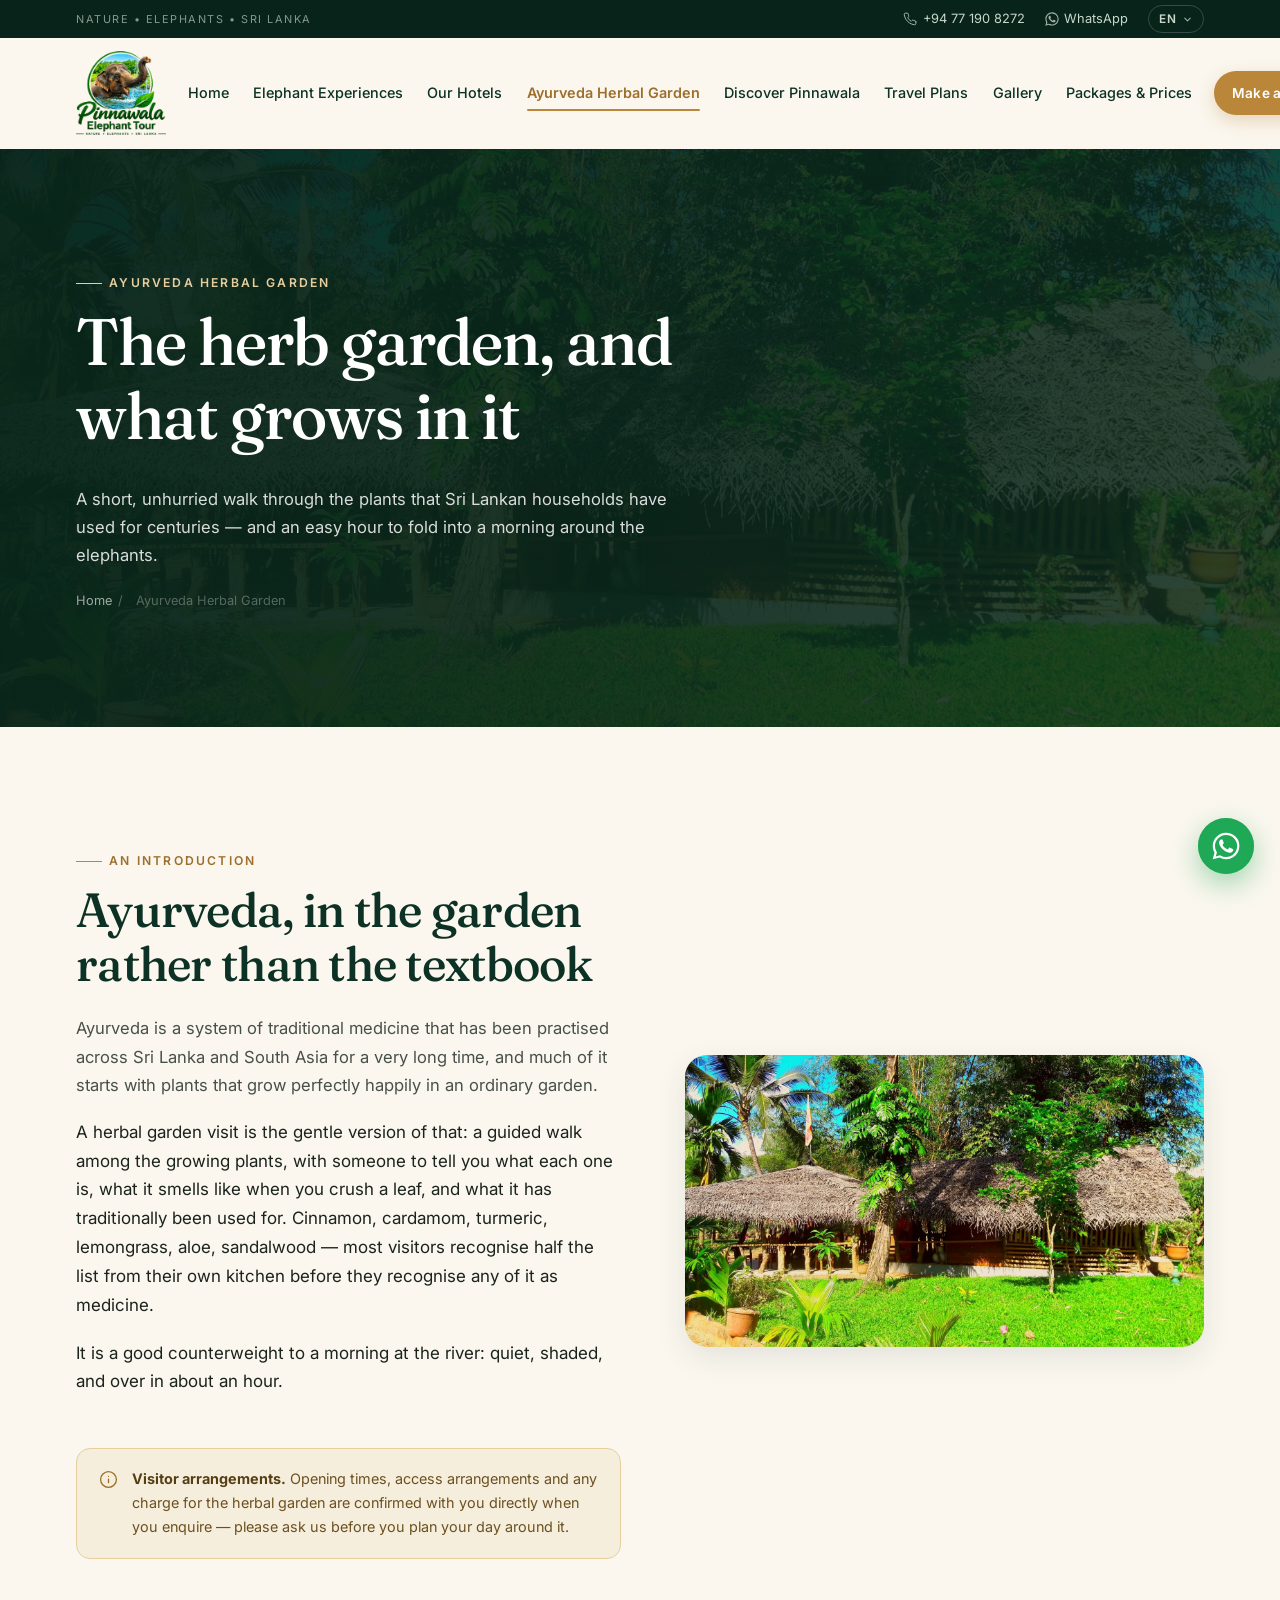
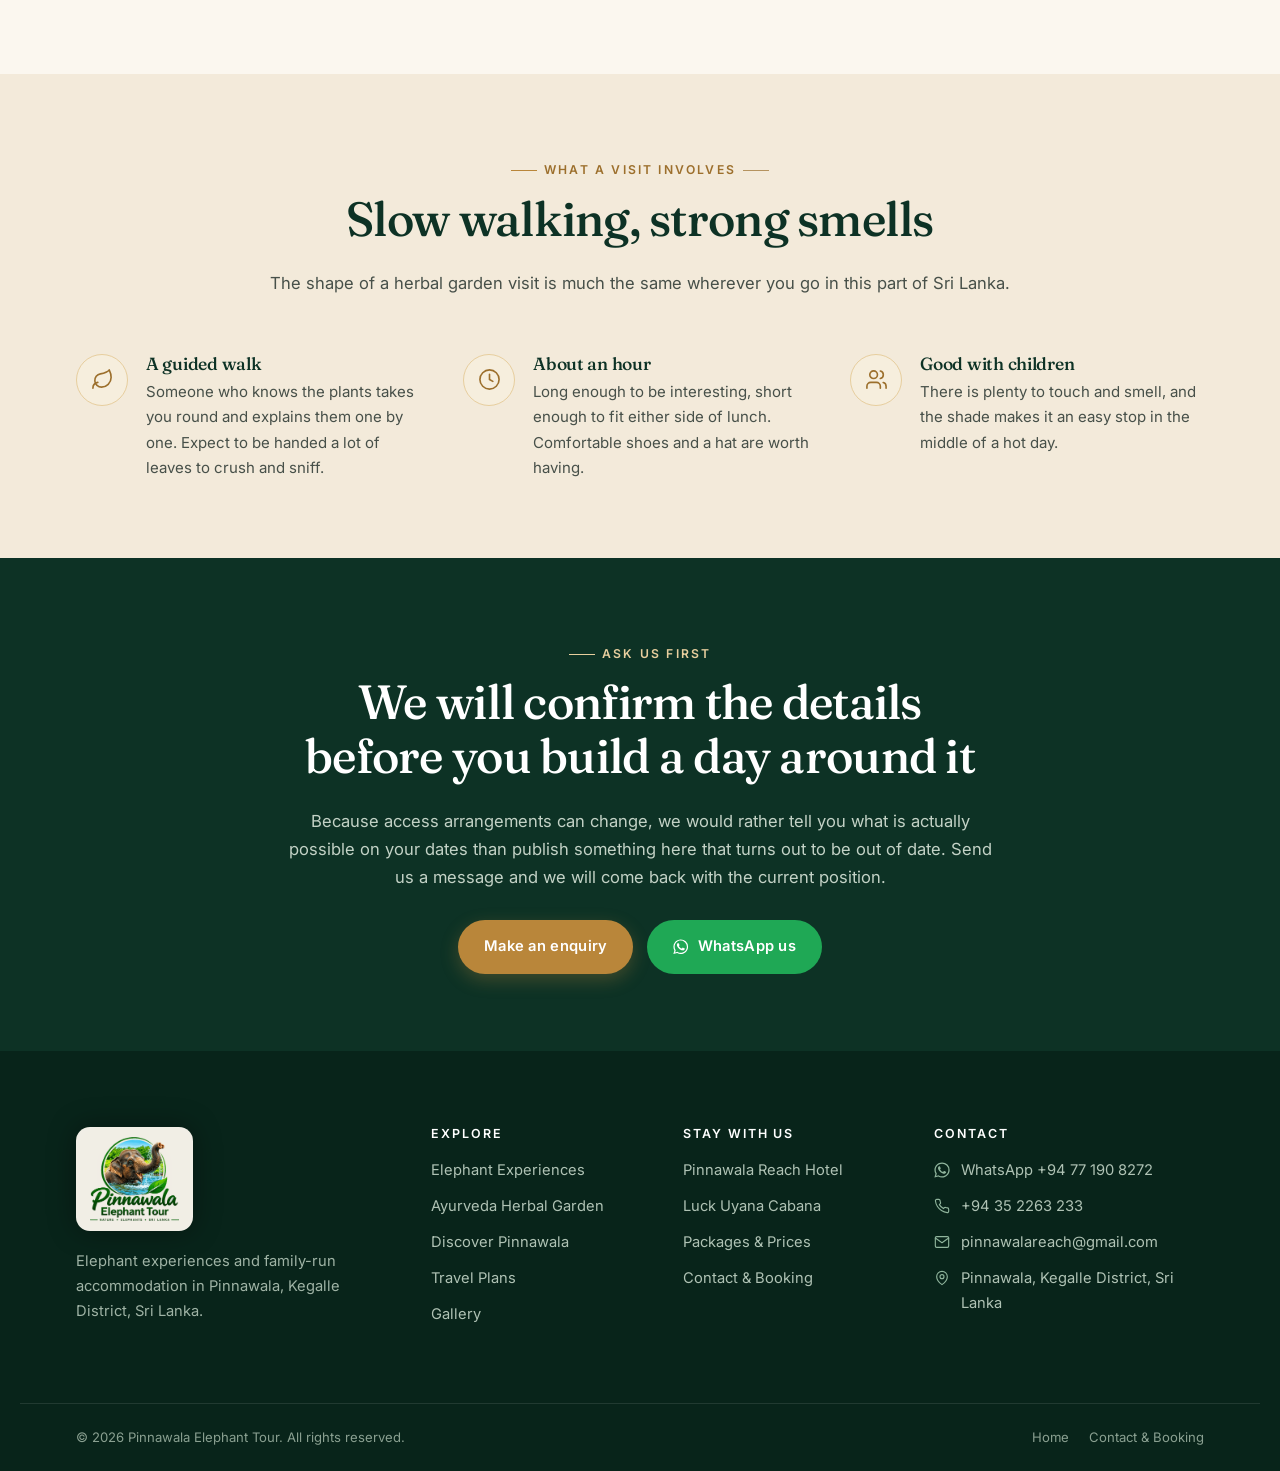
<file: ayurveda-herbal-garden.html>
<!DOCTYPE html>
<html lang="en">
<head>
<meta charset="utf-8">
<meta name="viewport" content="width=device-width, initial-scale=1">
<title>Ayurveda Herbal Garden | Pinnawala Elephant Tour</title>
<meta name="description" content="A guided walk through a Sri Lankan Ayurveda herbal garden near Pinnawala. Opening arrangements and any charge are confirmed when you enquire.">
<link rel="canonical" href="https://pinnawalaelephanttour.com/ayurveda-herbal-garden.html">
<meta property="og:type" content="website">
<meta property="og:title" content="Ayurveda Herbal Garden | Pinnawala Elephant Tour">
<meta property="og:description" content="A guided walk through a Sri Lankan Ayurveda herbal garden near Pinnawala. Opening arrangements and any charge are confirmed when you enquire.">
<meta property="og:image" content="https://pinnawalaelephanttour.com/media/photos/luckuyana-garden.jpg">
<meta property="og:url" content="https://pinnawalaelephanttour.com/ayurveda-herbal-garden.html">
<meta name="twitter:card" content="summary_large_image">
<meta name="theme-color" content="#0D3225">
<link rel="icon" href="favicon.ico" sizes="any">
<link rel="apple-touch-icon" href="media/apple-touch-icon.png">
<link rel="preconnect" href="https://fonts.googleapis.com">
<link rel="preconnect" href="https://fonts.gstatic.com" crossorigin>
<link href="https://fonts.googleapis.com/css2?family=Fraunces:opsz,wght@9..144,300;9..144,400;9..144,500;9..144,600&family=Inter:wght@400;500;600&display=swap" rel="stylesheet">
<link rel="stylesheet" href="css/style.css">
</head>
<body>
<a class="skip-link" href="#main">Skip to content</a>

<!-- ============================ icon sprite ============================ -->
<svg width="0" height="0" style="position:absolute" aria-hidden="true" focusable="false"><defs>
<g id="i" fill="none" stroke="currentColor" stroke-width="1.7" stroke-linecap="round" stroke-linejoin="round"></g>
</defs>
<symbol id="ic-phone" viewBox="0 0 24 24" fill="none" stroke="currentColor" stroke-width="1.7" stroke-linecap="round" stroke-linejoin="round"><path d="M22 16.92v3a2 2 0 0 1-2.18 2 19.8 19.8 0 0 1-8.63-3.07 19.5 19.5 0 0 1-6-6A19.8 19.8 0 0 1 2.12 4.2 2 2 0 0 1 4.11 2h3a2 2 0 0 1 2 1.72c.13.96.36 1.9.68 2.81a2 2 0 0 1-.45 2.11L8.09 9.91a16 16 0 0 0 6 6l1.27-1.27a2 2 0 0 1 2.11-.45c.91.32 1.85.55 2.81.68A2 2 0 0 1 22 16.92Z"/></symbol>
<symbol id="ic-mail" viewBox="0 0 24 24" fill="none" stroke="currentColor" stroke-width="1.7" stroke-linecap="round" stroke-linejoin="round"><rect x="2" y="4" width="20" height="16" rx="2"/><path d="m22 6-10 7L2 6"/></symbol>
<symbol id="ic-pin" viewBox="0 0 24 24" fill="none" stroke="currentColor" stroke-width="1.7" stroke-linecap="round" stroke-linejoin="round"><path d="M20 10c0 6-8 12-8 12s-8-6-8-12a8 8 0 0 1 16 0Z"/><circle cx="12" cy="10" r="3"/></symbol>
<symbol id="ic-wa" viewBox="0 0 24 24" fill="currentColor"><path d="M17.47 14.38c-.3-.15-1.75-.86-2.02-.96-.27-.1-.47-.15-.67.15-.2.3-.77.96-.94 1.16-.17.2-.35.22-.64.07-.3-.15-1.25-.46-2.38-1.47-.88-.78-1.47-1.76-1.64-2.05-.17-.3-.02-.46.13-.6.13-.14.3-.35.45-.52.15-.17.2-.3.3-.5.1-.2.05-.37-.02-.52-.08-.15-.67-1.6-.92-2.2-.24-.58-.49-.5-.67-.51l-.57-.01c-.2 0-.52.07-.8.37s-1.05 1.02-1.05 2.5 1.08 2.9 1.23 3.1c.15.2 2.12 3.24 5.14 4.54.72.31 1.28.5 1.71.63.72.23 1.37.2 1.89.12.58-.09 1.75-.72 2-1.41.25-.69.25-1.29.17-1.41-.07-.13-.27-.2-.57-.35M12.04 21.5h-.01a9.5 9.5 0 0 1-4.82-1.32l-.35-.2-3.58.93.96-3.49-.23-.36a9.47 9.47 0 0 1-1.45-5.05c0-5.23 4.26-9.49 9.5-9.49a9.44 9.44 0 0 1 6.71 2.79 9.4 9.4 0 0 1 2.78 6.71c0 5.23-4.26 9.48-9.5 9.48m8.08-17.57A11.4 11.4 0 0 0 12.04.6C5.76.6.65 5.71.65 11.99c0 2 .53 3.96 1.52 5.69L.56 23.4l5.86-1.54a11.4 11.4 0 0 0 5.62 1.43h.01c6.28 0 11.39-5.11 11.4-11.39a11.33 11.33 0 0 0-3.33-8.07"/></symbol>
<symbol id="ic-chev" viewBox="0 0 24 24" fill="none" stroke="currentColor" stroke-width="2.2" stroke-linecap="round" stroke-linejoin="round"><path d="m6 9 6 6 6-6"/></symbol>
<symbol id="ic-left" viewBox="0 0 24 24" fill="none" stroke="currentColor" stroke-width="1.8" stroke-linecap="round" stroke-linejoin="round"><path d="M19 12H5m7 7-7-7 7-7"/></symbol>
<symbol id="ic-right" viewBox="0 0 24 24" fill="none" stroke="currentColor" stroke-width="1.8" stroke-linecap="round" stroke-linejoin="round"><path d="M5 12h14m-7-7 7 7-7 7"/></symbol>
<symbol id="ic-close" viewBox="0 0 24 24" fill="none" stroke="currentColor" stroke-width="1.8" stroke-linecap="round"><path d="M18 6 6 18M6 6l12 12"/></symbol>
<symbol id="ic-check" viewBox="0 0 24 24" fill="none" stroke="currentColor" stroke-width="2.2" stroke-linecap="round" stroke-linejoin="round"><path d="M20 6 9 17l-5-5"/></symbol>
<symbol id="ic-wifi" viewBox="0 0 24 24" fill="none" stroke="currentColor" stroke-width="1.7" stroke-linecap="round" stroke-linejoin="round"><path d="M5 12.55a11 11 0 0 1 14.08 0M1.42 9a16 16 0 0 1 21.16 0M8.53 16.11a6 6 0 0 1 6.95 0M12 20h.01"/></symbol>
<symbol id="ic-ac" viewBox="0 0 24 24" fill="none" stroke="currentColor" stroke-width="1.7" stroke-linecap="round" stroke-linejoin="round"><path d="M17.7 7.7a2.5 2.5 0 1 1 1.8 4.3H2M9.6 4.6A2 2 0 1 1 11 8H2m10.6 11.4A2 2 0 1 0 14 16H2"/></symbol>
<symbol id="ic-bed" viewBox="0 0 24 24" fill="none" stroke="currentColor" stroke-width="1.7" stroke-linecap="round" stroke-linejoin="round"><path d="M3 7v12M3 12h18v7M21 19v-7a3 3 0 0 0-3-3h-6v3"/><circle cx="7.5" cy="11" r="1.6"/></symbol>
<symbol id="ic-bath" viewBox="0 0 24 24" fill="none" stroke="currentColor" stroke-width="1.7" stroke-linecap="round" stroke-linejoin="round"><path d="M12 22a7 7 0 0 0 7-7c0-2-1-3.9-3-5.5S12.5 5.5 12 3c-.5 2.5-2 4.9-4 6.5S5 13 5 15a7 7 0 0 0 7 7Z"/></symbol>
<symbol id="ic-tv" viewBox="0 0 24 24" fill="none" stroke="currentColor" stroke-width="1.7" stroke-linecap="round" stroke-linejoin="round"><rect x="2" y="7" width="20" height="13" rx="2"/><path d="m17 2-5 5-5-5"/></symbol>
<symbol id="ic-car" viewBox="0 0 24 24" fill="none" stroke="currentColor" stroke-width="1.7" stroke-linecap="round" stroke-linejoin="round"><path d="M5 17H3v-5l2-5h14l2 5v5h-2M5 12h14"/><circle cx="7" cy="17" r="2"/><circle cx="17" cy="17" r="2"/></symbol>
<symbol id="ic-train" viewBox="0 0 24 24" fill="none" stroke="currentColor" stroke-width="1.7" stroke-linecap="round" stroke-linejoin="round"><rect x="4" y="3" width="16" height="13" rx="2"/><path d="M4 11h16M8 19l-2 3M16 19l2 3M8 16h.01M16 16h.01"/></symbol>
<symbol id="ic-plane" viewBox="0 0 24 24" fill="none" stroke="currentColor" stroke-width="1.7" stroke-linecap="round" stroke-linejoin="round"><path d="M17.8 19.2 16 11l3.5-3.5C21 6 21.5 4 21 3c-1-.5-3 0-4.5 1.5L13 8 4.8 6.2c-.5-.1-.9.1-1.1.5l-.3.5c-.2.5-.1 1 .3 1.3L9 12l-2 3H4l-1 1 3 2 2 3 1-1v-3l3-2 3.5 5.3c.3.4.8.5 1.3.3l.4-.2c.5-.2.7-.6.6-1.1Z"/></symbol>
<symbol id="ic-leaf" viewBox="0 0 24 24" fill="none" stroke="currentColor" stroke-width="1.7" stroke-linecap="round" stroke-linejoin="round"><path d="M11 20A7 7 0 0 1 9.8 6.1C15.5 5 17 4.5 19 2c1 2 2 4.2 2 8 0 5.5-4.8 10-10 10Z"/><path d="M2 21c0-3 1.9-5.4 5.1-6"/></symbol>
<symbol id="ic-waves" viewBox="0 0 24 24" fill="none" stroke="currentColor" stroke-width="1.7" stroke-linecap="round" stroke-linejoin="round"><path d="M2 6c.6.5 1.2 1 2.5 1C7 7 7 5 9.5 5s2.5 2 5 2 2.5-2 5-2c1.3 0 1.9.5 2.5 1M2 12c.6.5 1.2 1 2.5 1C7 13 7 11 9.5 11s2.5 2 5 2 2.5-2 5-2c1.3 0 1.9.5 2.5 1M2 18c.6.5 1.2 1 2.5 1 2.5 0 2.5-2 5-2s2.5 2 5 2 2.5-2 5-2c1.3 0 1.9.5 2.5 1"/></symbol>
<symbol id="ic-dine" viewBox="0 0 24 24" fill="none" stroke="currentColor" stroke-width="1.7" stroke-linecap="round" stroke-linejoin="round"><path d="M3 2v7a2 2 0 0 0 2 2h1a2 2 0 0 0 2-2V2M5.5 2v9M21 15V2a5 5 0 0 0-3 9v11"/></symbol>
<symbol id="ic-camera" viewBox="0 0 24 24" fill="none" stroke="currentColor" stroke-width="1.7" stroke-linecap="round" stroke-linejoin="round"><path d="M14.5 4h-5L7 7H4a2 2 0 0 0-2 2v9a2 2 0 0 0 2 2h16a2 2 0 0 0 2-2V9a2 2 0 0 0-2-2h-3l-2.5-3Z"/><circle cx="12" cy="13" r="3.2"/></symbol>
<symbol id="ic-users" viewBox="0 0 24 24" fill="none" stroke="currentColor" stroke-width="1.7" stroke-linecap="round" stroke-linejoin="round"><path d="M16 21v-2a4 4 0 0 0-4-4H6a4 4 0 0 0-4 4v2"/><circle cx="9" cy="7" r="4"/><path d="M22 21v-2a4 4 0 0 0-3-3.9M16 3.1a4 4 0 0 1 0 7.8"/></symbol>
<symbol id="ic-info" viewBox="0 0 24 24" fill="none" stroke="currentColor" stroke-width="1.7" stroke-linecap="round" stroke-linejoin="round"><circle cx="12" cy="12" r="10"/><path d="M12 16v-4.5M12 8h.01"/></symbol>
<symbol id="ic-clock" viewBox="0 0 24 24" fill="none" stroke="currentColor" stroke-width="1.7" stroke-linecap="round" stroke-linejoin="round"><circle cx="12" cy="12" r="10"/><path d="M12 6.5V12l3.5 2"/></symbol>
<symbol id="ic-park" viewBox="0 0 24 24" fill="none" stroke="currentColor" stroke-width="1.7" stroke-linecap="round" stroke-linejoin="round"><rect x="3" y="3" width="18" height="18" rx="3"/><path d="M9 17V8h3.5a2.8 2.8 0 0 1 0 5.6H9"/></symbol>
</svg>

<!-- ================================ top bar ================================ -->
<div class="topbar">
  <div class="wrap topbar__inner">
    <span class="topbar__tag" data-i18n="top.tagline">Nature • Elephants • Sri Lanka</span>
    <div class="topbar__contact">
      <a href="tel:+94771908272"><svg><use href="#ic-phone"></use></svg>+94 77 190 8272</a>
      <a href="https://wa.me/94771908272" target="_blank" rel="noopener"><svg><use href="#ic-wa"></use></svg>WhatsApp</a>
      <div class="lang" data-open="false">
        <button type="button" class="lang__btn" aria-expanded="false" aria-haspopup="true" data-i18n-attr="aria-label:top.lang">
          <span data-lang-label>EN</span><svg><use href="#ic-chev"></use></svg>
        </button>
        <div class="lang__menu" role="menu">
          <button type="button" role="menuitem" data-set-lang="en" aria-current="true">English</button>
          <button type="button" role="menuitem" data-set-lang="ru" aria-current="false">Русский</button>
          <button type="button" role="menuitem" data-set-lang="de" aria-current="false">Deutsch</button>
        </div>
      </div>
    </div>
  </div>
</div>

<!-- ================================= header ================================ -->
<header class="header">
  <div class="wrap header__inner">
    <a class="brand" href="index.html" aria-label="Pinnawala Elephant Tour — home">
      <img src="media/logo.png" alt="Pinnawala Elephant Tour" width="440" height="414">
    </a>

    <nav class="nav" id="site-nav" aria-label="Main">
      <a href="index.html" data-i18n="nav.home">Home</a>
      <a href="elephant-experiences.html" data-i18n="nav.experiences">Elephant Experiences</a>
      <a href="hotels.html" data-i18n="nav.hotels">Our Hotels</a>
      <a href="ayurveda-herbal-garden.html" aria-current="page" data-i18n="nav.garden">Ayurveda Herbal Garden</a>
      <a href="discover-pinnawala.html" data-i18n="nav.discover">Discover Pinnawala</a>
      <a href="travel-plans.html" data-i18n="nav.travel">Travel Plans</a>
      <a href="gallery.html" data-i18n="nav.gallery">Gallery</a>
      <a href="packages.html" data-i18n="nav.packages">Packages &amp; Prices</a>
      <div class="nav__mobile-cta">
        <a class="btn btn--primary" href="contact.html" data-i18n="cta.enquire">Make an enquiry</a>
        <a class="btn btn--wa" href="https://wa.me/94771908272" target="_blank" rel="noopener"><svg><use href="#ic-wa"></use></svg><span data-i18n="cta.whatsapp">WhatsApp us</span></a>
      </div>
    </nav>

    <div class="header__cta">
      <a class="btn btn--primary btn--sm" href="contact.html" data-i18n="cta.enquire">Make an enquiry</a>
      <button class="burger" type="button" aria-label="Menu" aria-expanded="false" aria-controls="site-nav"><span></span></button>
    </div>
  </div>
</header>
<div class="nav-scrim"></div>

<main id="main">
<section class="pagehero">
  <div class="pagehero__bg">
    <img src="media/photos/luckuyana-garden.jpg" alt="" aria-hidden="true" width="1500" height="844">
  </div>
  <div class="wrap">
    <span class="eyebrow" data-i18n="nav.garden">Ayurveda Herbal Garden</span>
    <h1>The herb garden, and what grows in it</h1>
    <p class="lede">A short, unhurried walk through the plants that Sri Lankan households have used for centuries — and an easy hour to fold into a morning around the elephants.</p>
    <p class="crumbs"><a href="index.html" data-i18n="nav.home">Home</a><span>/</span><span data-i18n="nav.garden">Ayurveda Herbal Garden</span></p>
  </div>
</section>

<section class="section section--cream">
  <div class="wrap split">
    <div data-reveal>
      <span class="eyebrow">An introduction</span>
      <h2>Ayurveda, in the garden rather than the textbook</h2>
      <p class="lede">Ayurveda is a system of traditional medicine that has been practised across Sri Lanka and South Asia for a very long time, and much of it starts with plants that grow perfectly happily in an ordinary garden.</p>
      <p>A herbal garden visit is the gentle version of that: a guided walk among the growing plants, with someone to tell you what each one is, what it smells like when you crush a leaf, and what it has traditionally been used for. Cinnamon, cardamom, turmeric, lemongrass, aloe, sandalwood — most visitors recognise half the list from their own kitchen before they recognise any of it as medicine.</p>
      <p>It is a good counterweight to a morning at the river: quiet, shaded, and over in about an hour.</p>
      <div class="notice mt-l">
        <svg><use href="#ic-info"></use></svg>
        <p><strong>Visitor arrangements.</strong> Opening times, access arrangements and any charge for the herbal garden are confirmed with you directly when you enquire — please ask us before you plan your day around it.</p>
      </div>
    </div>
    <div class="split__media" data-reveal="120">
      <picture>
        <source type="image/webp" srcset="media/photos/luckuyana-garden.webp">
        <img src="media/photos/luckuyana-garden.jpg" alt="Thatched garden huts on a green lawn surrounded by tropical trees and planting" loading="lazy" width="1500" height="844">
      </picture>
    </div>
  </div>
</section>

<section class="section section--sand section--tight">
  <div class="wrap">
    <div class="sec-head sec-head--center">
      <span class="eyebrow">What a visit involves</span>
      <h2>Slow walking, strong smells</h2>
      <p class="lede">The shape of a herbal garden visit is much the same wherever you go in this part of Sri Lanka.</p>
    </div>
    <div class="features">
      <div class="feature" data-reveal>
        <span class="feature__icon"><svg><use href="#ic-leaf"></use></svg></span>
        <div><h3>A guided walk</h3><p>Someone who knows the plants takes you round and explains them one by one. Expect to be handed a lot of leaves to crush and sniff.</p></div>
      </div>
      <div class="feature" data-reveal>
        <span class="feature__icon"><svg><use href="#ic-clock"></use></svg></span>
        <div><h3>About an hour</h3><p>Long enough to be interesting, short enough to fit either side of lunch. Comfortable shoes and a hat are worth having.</p></div>
      </div>
      <div class="feature" data-reveal>
        <span class="feature__icon"><svg><use href="#ic-users"></use></svg></span>
        <div><h3>Good with children</h3><p>There is plenty to touch and smell, and the shade makes it an easy stop in the middle of a hot day.</p></div>
      </div>
    </div>
  </div>
</section>

<section class="section section--forest section--tight">
  <div class="wrap wrap--narrow text-center">
    <span class="eyebrow">Ask us first</span>
    <h2>We will confirm the details before you build a day around it</h2>
    <p class="lede">Because access arrangements can change, we would rather tell you what is actually possible on your dates than publish something here that turns out to be out of date. Send us a message and we will come back with the current position.</p>
    <div class="btn-row" style="justify-content:center;margin-top:28px">
      <a class="btn btn--primary" href="contact.html?interest=Ayurveda%20Herbal%20Garden" data-i18n="cta.enquire">Make an enquiry</a>
      <a class="btn btn--wa" href="https://wa.me/94771908272" target="_blank" rel="noopener"><svg><use href="#ic-wa"></use></svg><span data-i18n="cta.whatsapp">WhatsApp us</span></a>
    </div>
  </div>
</section>

</main>

<!-- ================================ footer ================================= -->
<footer class="footer">
  <div class="wrap footer__top">
    <div class="footer__grid">
      <div class="footer__brand">
        <img src="media/logo.png" alt="Pinnawala Elephant Tour" loading="lazy" width="440" height="414">
        <p data-i18n="footer.about">Elephant experiences and family-run accommodation in Pinnawala, Kegalle District, Sri Lanka.</p>
      </div>

      <div>
        <h4 data-i18n="footer.explore">Explore</h4>
        <ul>
          <li><a href="elephant-experiences.html" data-i18n="nav.experiences">Elephant Experiences</a></li>
          <li><a href="ayurveda-herbal-garden.html" data-i18n="nav.garden">Ayurveda Herbal Garden</a></li>
          <li><a href="discover-pinnawala.html" data-i18n="nav.discover">Discover Pinnawala</a></li>
          <li><a href="travel-plans.html" data-i18n="nav.travel">Travel Plans</a></li>
          <li><a href="gallery.html" data-i18n="nav.gallery">Gallery</a></li>
        </ul>
      </div>

      <div>
        <h4 data-i18n="footer.stay">Stay with us</h4>
        <ul>
          <li><a href="hotels.html#pinnawala-reach">Pinnawala Reach Hotel</a></li>
          <li><a href="hotels.html#luck-uyana-cabana">Luck Uyana Cabana</a></li>
          <li><a href="packages.html" data-i18n="nav.packages">Packages &amp; Prices</a></li>
          <li><a href="contact.html" data-i18n="nav.contact">Contact &amp; Booking</a></li>
        </ul>
      </div>

      <div>
        <h4 data-i18n="footer.contact">Contact</h4>
        <ul class="footer__contact">
          <li><svg><use href="#ic-wa"></use></svg><a href="https://wa.me/94771908272" target="_blank" rel="noopener">WhatsApp +94 77 190 8272</a></li>
          <li><svg><use href="#ic-phone"></use></svg><a href="tel:+94352263233">+94 35 2263 233</a></li>
          <li><svg><use href="#ic-mail"></use></svg><a href="mailto:pinnawalareach@gmail.com">pinnawalareach@gmail.com</a></li>
          <li><svg><use href="#ic-pin"></use></svg><span>Pinnawala, Kegalle District, Sri Lanka</span></li>
        </ul>
      </div>
    </div>
  </div>

  <div class="wrap footer__bottom">
    <span>© <span data-year>2026</span> Pinnawala Elephant Tour. <span data-i18n="footer.rights">All rights reserved.</span></span>
    <nav>
      <a href="index.html" data-i18n="nav.home">Home</a>
      <a href="contact.html" data-i18n="nav.contact">Contact &amp; Booking</a>
    </nav>
  </div>
</footer>

<a class="wa-float" href="https://wa.me/94771908272" target="_blank" rel="noopener" aria-label="Chat with us on WhatsApp">
  <svg><use href="#ic-wa"></use></svg>
</a>

<!-- ============================== lightbox ================================= -->
<div class="lightbox" aria-hidden="true" role="dialog" aria-modal="true" aria-label="Photo viewer">
  <button class="lightbox__btn lightbox__close" type="button" aria-label="Close"><svg><use href="#ic-close"></use></svg></button>
  <button class="lightbox__btn lightbox__prev" type="button" aria-label="Previous photo"><svg><use href="#ic-left"></use></svg></button>
  <button class="lightbox__btn lightbox__next" type="button" aria-label="Next photo"><svg><use href="#ic-right"></use></svg></button>
  <figure class="lightbox__figure">
    <img alt="">
    <figcaption><span class="lightbox__caption"></span><span class="lightbox__count"></span></figcaption>
  </figure>
</div>


<script src="js/i18n-data.js"></script>
<script src="js/i18n.js"></script>
<script src="js/main.js"></script>
</body>
</html>
</file>
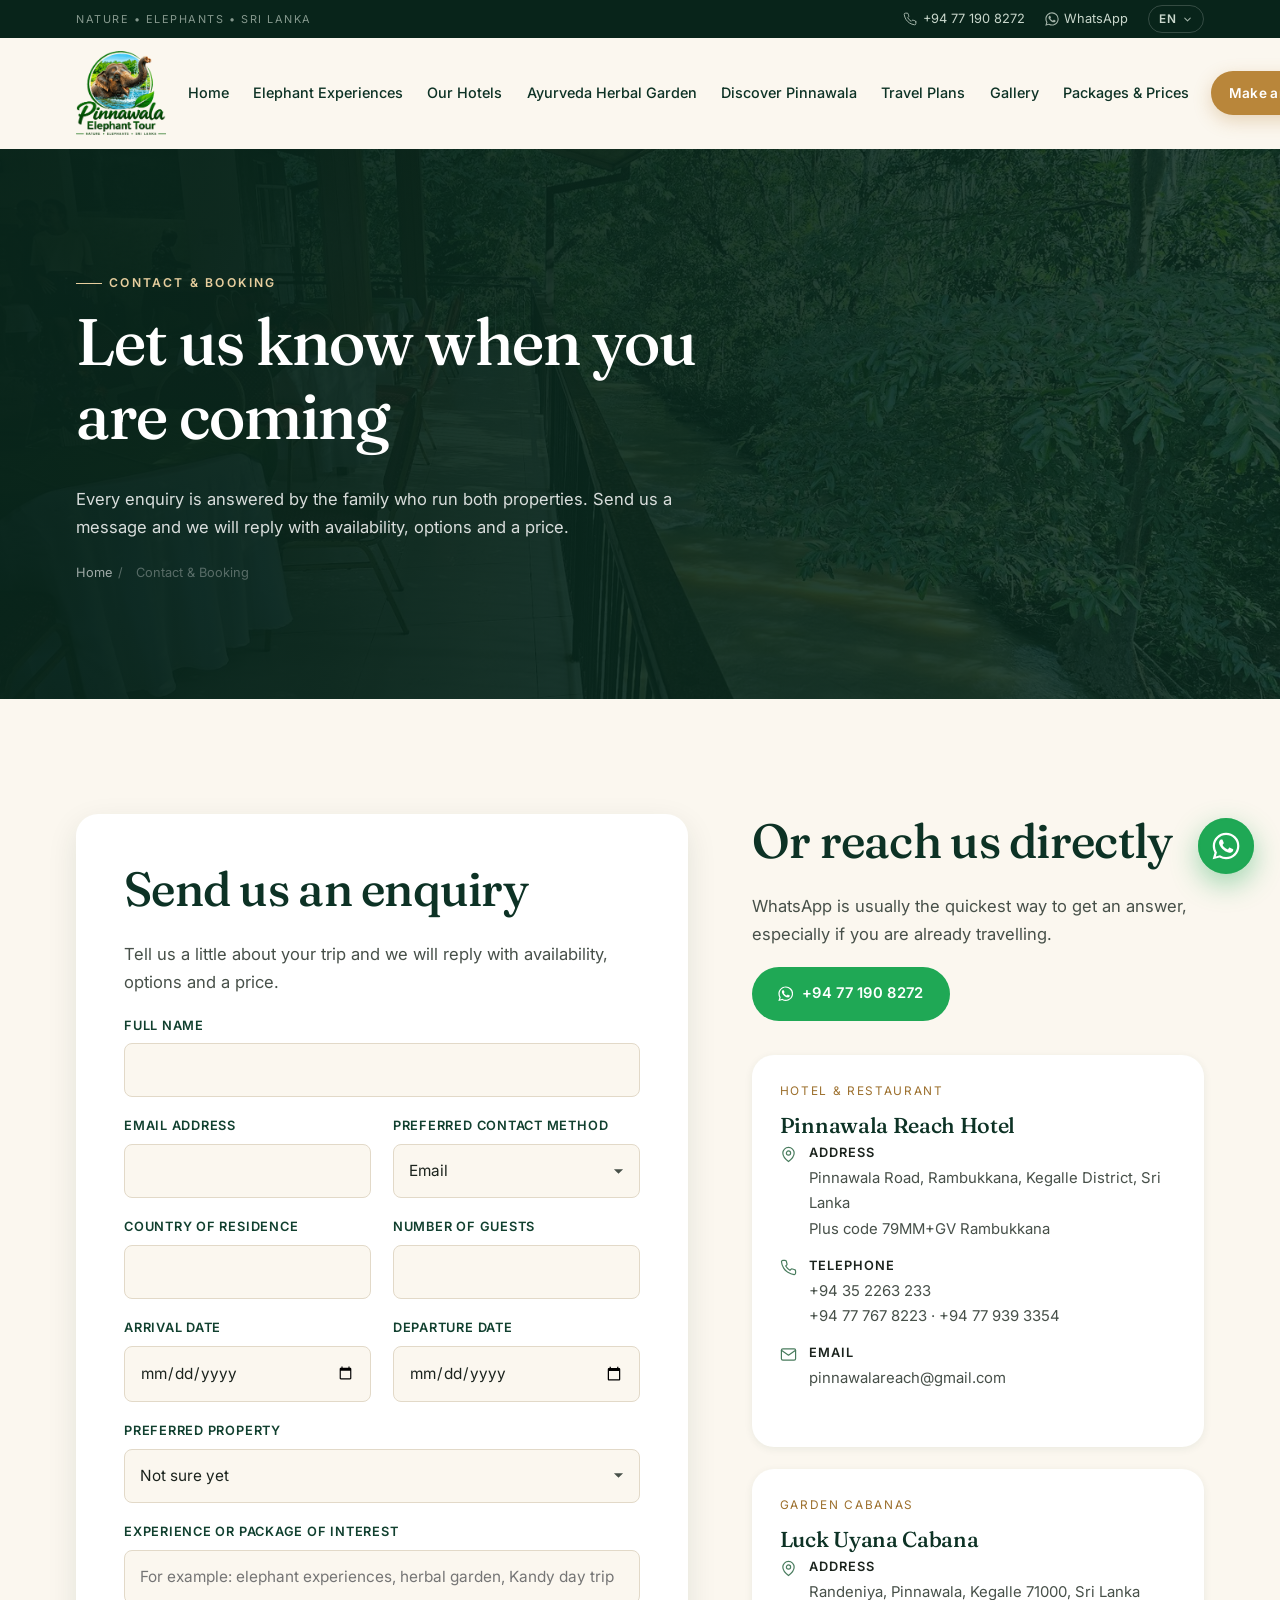
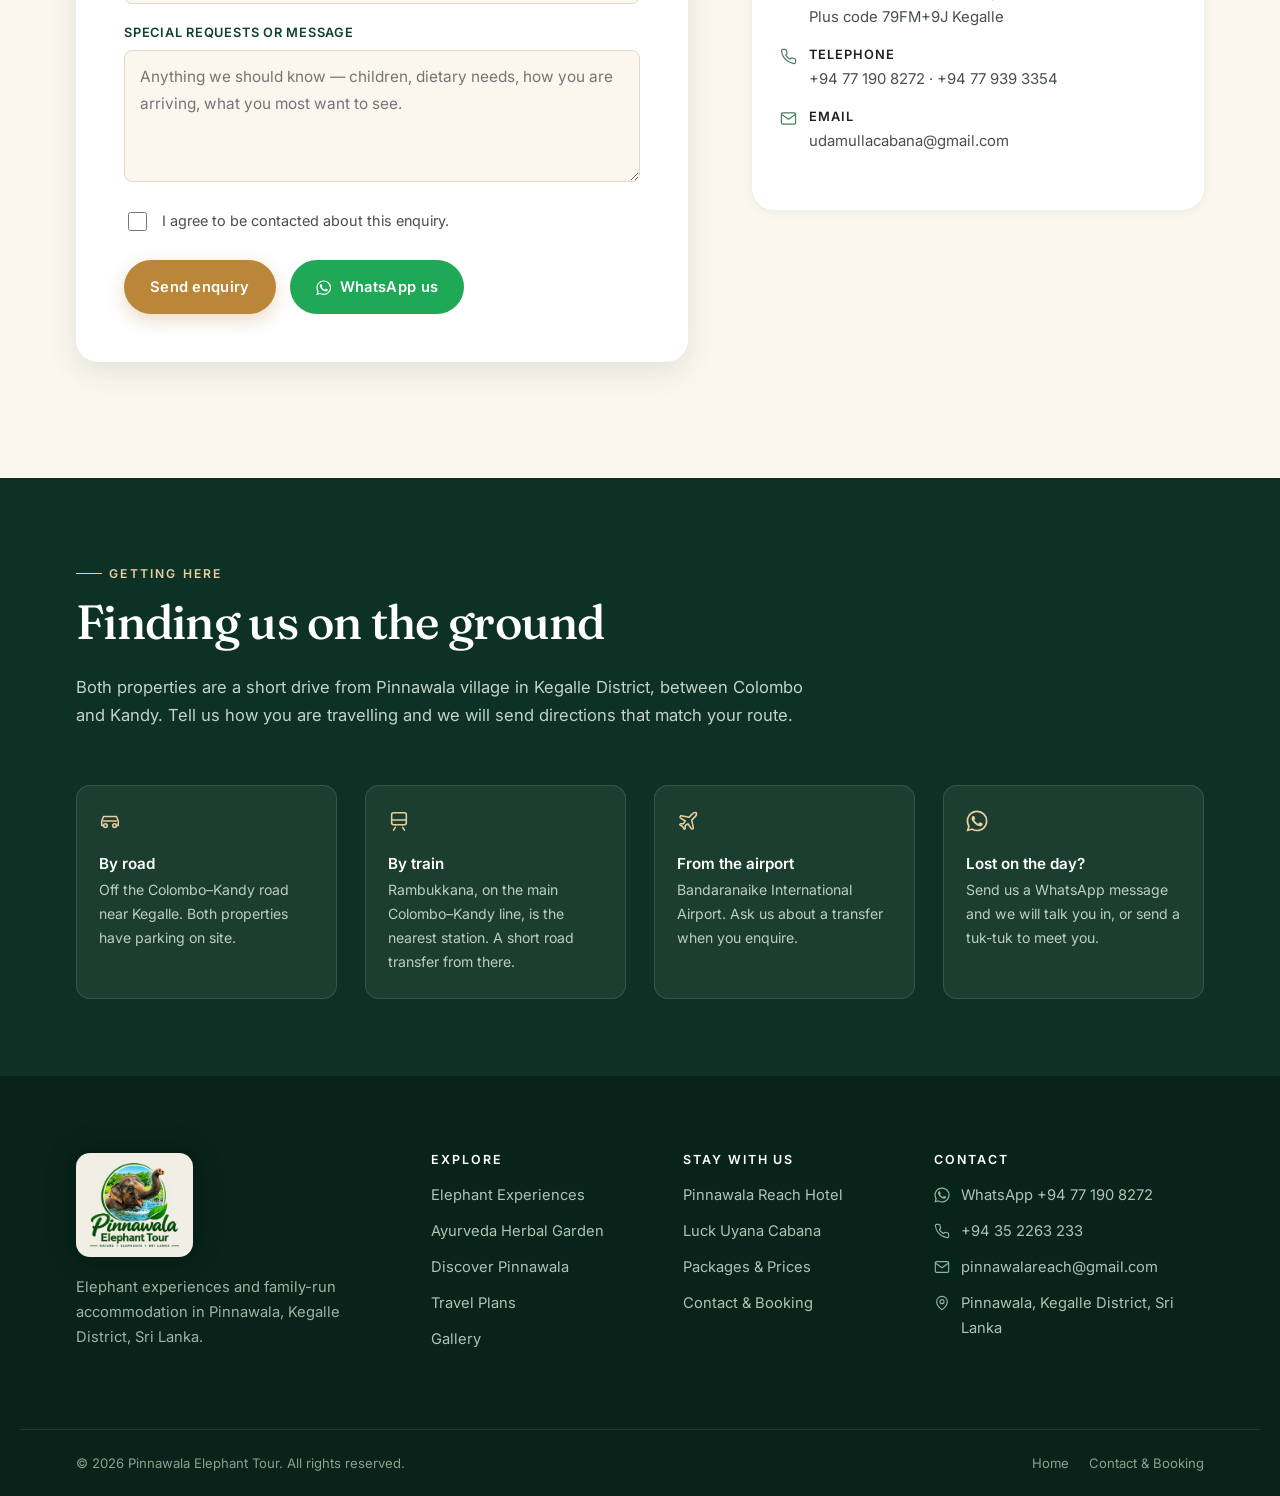
<file: contact.html>
<!DOCTYPE html>
<html lang="en">
<head>
<meta charset="utf-8">
<meta name="viewport" content="width=device-width, initial-scale=1">
<title>Contact & Booking | Pinnawala Elephant Tour, Sri Lanka</title>
<meta name="description" content="Enquire about elephant experiences and accommodation in Pinnawala. WhatsApp +94 77 190 8272, or send the enquiry form and we will reply with availability.">
<link rel="canonical" href="https://pinnawalaelephanttour.com/contact.html">
<meta property="og:type" content="website">
<meta property="og:title" content="Contact & Booking | Pinnawala Elephant Tour, Sri Lanka">
<meta property="og:description" content="Enquire about elephant experiences and accommodation in Pinnawala. WhatsApp +94 77 190 8272, or send the enquiry form and we will reply with availability.">
<meta property="og:image" content="https://pinnawalaelephanttour.com/media/photos/reach-riverside-dining.jpg">
<meta property="og:url" content="https://pinnawalaelephanttour.com/contact.html">
<meta name="twitter:card" content="summary_large_image">
<meta name="theme-color" content="#0D3225">
<link rel="icon" href="favicon.ico" sizes="any">
<link rel="apple-touch-icon" href="media/apple-touch-icon.png">
<link rel="preconnect" href="https://fonts.googleapis.com">
<link rel="preconnect" href="https://fonts.gstatic.com" crossorigin>
<link href="https://fonts.googleapis.com/css2?family=Fraunces:opsz,wght@9..144,300;9..144,400;9..144,500;9..144,600&family=Inter:wght@400;500;600&display=swap" rel="stylesheet">
<link rel="stylesheet" href="css/style.css">
</head>
<body>
<a class="skip-link" href="#main">Skip to content</a>

<!-- ============================ icon sprite ============================ -->
<svg width="0" height="0" style="position:absolute" aria-hidden="true" focusable="false"><defs>
<g id="i" fill="none" stroke="currentColor" stroke-width="1.7" stroke-linecap="round" stroke-linejoin="round"></g>
</defs>
<symbol id="ic-phone" viewBox="0 0 24 24" fill="none" stroke="currentColor" stroke-width="1.7" stroke-linecap="round" stroke-linejoin="round"><path d="M22 16.92v3a2 2 0 0 1-2.18 2 19.8 19.8 0 0 1-8.63-3.07 19.5 19.5 0 0 1-6-6A19.8 19.8 0 0 1 2.12 4.2 2 2 0 0 1 4.11 2h3a2 2 0 0 1 2 1.72c.13.96.36 1.9.68 2.81a2 2 0 0 1-.45 2.11L8.09 9.91a16 16 0 0 0 6 6l1.27-1.27a2 2 0 0 1 2.11-.45c.91.32 1.85.55 2.81.68A2 2 0 0 1 22 16.92Z"/></symbol>
<symbol id="ic-mail" viewBox="0 0 24 24" fill="none" stroke="currentColor" stroke-width="1.7" stroke-linecap="round" stroke-linejoin="round"><rect x="2" y="4" width="20" height="16" rx="2"/><path d="m22 6-10 7L2 6"/></symbol>
<symbol id="ic-pin" viewBox="0 0 24 24" fill="none" stroke="currentColor" stroke-width="1.7" stroke-linecap="round" stroke-linejoin="round"><path d="M20 10c0 6-8 12-8 12s-8-6-8-12a8 8 0 0 1 16 0Z"/><circle cx="12" cy="10" r="3"/></symbol>
<symbol id="ic-wa" viewBox="0 0 24 24" fill="currentColor"><path d="M17.47 14.38c-.3-.15-1.75-.86-2.02-.96-.27-.1-.47-.15-.67.15-.2.3-.77.96-.94 1.16-.17.2-.35.22-.64.07-.3-.15-1.25-.46-2.38-1.47-.88-.78-1.47-1.76-1.64-2.05-.17-.3-.02-.46.13-.6.13-.14.3-.35.45-.52.15-.17.2-.3.3-.5.1-.2.05-.37-.02-.52-.08-.15-.67-1.6-.92-2.2-.24-.58-.49-.5-.67-.51l-.57-.01c-.2 0-.52.07-.8.37s-1.05 1.02-1.05 2.5 1.08 2.9 1.23 3.1c.15.2 2.12 3.24 5.14 4.54.72.31 1.28.5 1.71.63.72.23 1.37.2 1.89.12.58-.09 1.75-.72 2-1.41.25-.69.25-1.29.17-1.41-.07-.13-.27-.2-.57-.35M12.04 21.5h-.01a9.5 9.5 0 0 1-4.82-1.32l-.35-.2-3.58.93.96-3.49-.23-.36a9.47 9.47 0 0 1-1.45-5.05c0-5.23 4.26-9.49 9.5-9.49a9.44 9.44 0 0 1 6.71 2.79 9.4 9.4 0 0 1 2.78 6.71c0 5.23-4.26 9.48-9.5 9.48m8.08-17.57A11.4 11.4 0 0 0 12.04.6C5.76.6.65 5.71.65 11.99c0 2 .53 3.96 1.52 5.69L.56 23.4l5.86-1.54a11.4 11.4 0 0 0 5.62 1.43h.01c6.28 0 11.39-5.11 11.4-11.39a11.33 11.33 0 0 0-3.33-8.07"/></symbol>
<symbol id="ic-chev" viewBox="0 0 24 24" fill="none" stroke="currentColor" stroke-width="2.2" stroke-linecap="round" stroke-linejoin="round"><path d="m6 9 6 6 6-6"/></symbol>
<symbol id="ic-left" viewBox="0 0 24 24" fill="none" stroke="currentColor" stroke-width="1.8" stroke-linecap="round" stroke-linejoin="round"><path d="M19 12H5m7 7-7-7 7-7"/></symbol>
<symbol id="ic-right" viewBox="0 0 24 24" fill="none" stroke="currentColor" stroke-width="1.8" stroke-linecap="round" stroke-linejoin="round"><path d="M5 12h14m-7-7 7 7-7 7"/></symbol>
<symbol id="ic-close" viewBox="0 0 24 24" fill="none" stroke="currentColor" stroke-width="1.8" stroke-linecap="round"><path d="M18 6 6 18M6 6l12 12"/></symbol>
<symbol id="ic-check" viewBox="0 0 24 24" fill="none" stroke="currentColor" stroke-width="2.2" stroke-linecap="round" stroke-linejoin="round"><path d="M20 6 9 17l-5-5"/></symbol>
<symbol id="ic-wifi" viewBox="0 0 24 24" fill="none" stroke="currentColor" stroke-width="1.7" stroke-linecap="round" stroke-linejoin="round"><path d="M5 12.55a11 11 0 0 1 14.08 0M1.42 9a16 16 0 0 1 21.16 0M8.53 16.11a6 6 0 0 1 6.95 0M12 20h.01"/></symbol>
<symbol id="ic-ac" viewBox="0 0 24 24" fill="none" stroke="currentColor" stroke-width="1.7" stroke-linecap="round" stroke-linejoin="round"><path d="M17.7 7.7a2.5 2.5 0 1 1 1.8 4.3H2M9.6 4.6A2 2 0 1 1 11 8H2m10.6 11.4A2 2 0 1 0 14 16H2"/></symbol>
<symbol id="ic-bed" viewBox="0 0 24 24" fill="none" stroke="currentColor" stroke-width="1.7" stroke-linecap="round" stroke-linejoin="round"><path d="M3 7v12M3 12h18v7M21 19v-7a3 3 0 0 0-3-3h-6v3"/><circle cx="7.5" cy="11" r="1.6"/></symbol>
<symbol id="ic-bath" viewBox="0 0 24 24" fill="none" stroke="currentColor" stroke-width="1.7" stroke-linecap="round" stroke-linejoin="round"><path d="M12 22a7 7 0 0 0 7-7c0-2-1-3.9-3-5.5S12.5 5.5 12 3c-.5 2.5-2 4.9-4 6.5S5 13 5 15a7 7 0 0 0 7 7Z"/></symbol>
<symbol id="ic-tv" viewBox="0 0 24 24" fill="none" stroke="currentColor" stroke-width="1.7" stroke-linecap="round" stroke-linejoin="round"><rect x="2" y="7" width="20" height="13" rx="2"/><path d="m17 2-5 5-5-5"/></symbol>
<symbol id="ic-car" viewBox="0 0 24 24" fill="none" stroke="currentColor" stroke-width="1.7" stroke-linecap="round" stroke-linejoin="round"><path d="M5 17H3v-5l2-5h14l2 5v5h-2M5 12h14"/><circle cx="7" cy="17" r="2"/><circle cx="17" cy="17" r="2"/></symbol>
<symbol id="ic-train" viewBox="0 0 24 24" fill="none" stroke="currentColor" stroke-width="1.7" stroke-linecap="round" stroke-linejoin="round"><rect x="4" y="3" width="16" height="13" rx="2"/><path d="M4 11h16M8 19l-2 3M16 19l2 3M8 16h.01M16 16h.01"/></symbol>
<symbol id="ic-plane" viewBox="0 0 24 24" fill="none" stroke="currentColor" stroke-width="1.7" stroke-linecap="round" stroke-linejoin="round"><path d="M17.8 19.2 16 11l3.5-3.5C21 6 21.5 4 21 3c-1-.5-3 0-4.5 1.5L13 8 4.8 6.2c-.5-.1-.9.1-1.1.5l-.3.5c-.2.5-.1 1 .3 1.3L9 12l-2 3H4l-1 1 3 2 2 3 1-1v-3l3-2 3.5 5.3c.3.4.8.5 1.3.3l.4-.2c.5-.2.7-.6.6-1.1Z"/></symbol>
<symbol id="ic-leaf" viewBox="0 0 24 24" fill="none" stroke="currentColor" stroke-width="1.7" stroke-linecap="round" stroke-linejoin="round"><path d="M11 20A7 7 0 0 1 9.8 6.1C15.5 5 17 4.5 19 2c1 2 2 4.2 2 8 0 5.5-4.8 10-10 10Z"/><path d="M2 21c0-3 1.9-5.4 5.1-6"/></symbol>
<symbol id="ic-waves" viewBox="0 0 24 24" fill="none" stroke="currentColor" stroke-width="1.7" stroke-linecap="round" stroke-linejoin="round"><path d="M2 6c.6.5 1.2 1 2.5 1C7 7 7 5 9.5 5s2.5 2 5 2 2.5-2 5-2c1.3 0 1.9.5 2.5 1M2 12c.6.5 1.2 1 2.5 1C7 13 7 11 9.5 11s2.5 2 5 2 2.5-2 5-2c1.3 0 1.9.5 2.5 1M2 18c.6.5 1.2 1 2.5 1 2.5 0 2.5-2 5-2s2.5 2 5 2 2.5-2 5-2c1.3 0 1.9.5 2.5 1"/></symbol>
<symbol id="ic-dine" viewBox="0 0 24 24" fill="none" stroke="currentColor" stroke-width="1.7" stroke-linecap="round" stroke-linejoin="round"><path d="M3 2v7a2 2 0 0 0 2 2h1a2 2 0 0 0 2-2V2M5.5 2v9M21 15V2a5 5 0 0 0-3 9v11"/></symbol>
<symbol id="ic-camera" viewBox="0 0 24 24" fill="none" stroke="currentColor" stroke-width="1.7" stroke-linecap="round" stroke-linejoin="round"><path d="M14.5 4h-5L7 7H4a2 2 0 0 0-2 2v9a2 2 0 0 0 2 2h16a2 2 0 0 0 2-2V9a2 2 0 0 0-2-2h-3l-2.5-3Z"/><circle cx="12" cy="13" r="3.2"/></symbol>
<symbol id="ic-users" viewBox="0 0 24 24" fill="none" stroke="currentColor" stroke-width="1.7" stroke-linecap="round" stroke-linejoin="round"><path d="M16 21v-2a4 4 0 0 0-4-4H6a4 4 0 0 0-4 4v2"/><circle cx="9" cy="7" r="4"/><path d="M22 21v-2a4 4 0 0 0-3-3.9M16 3.1a4 4 0 0 1 0 7.8"/></symbol>
<symbol id="ic-info" viewBox="0 0 24 24" fill="none" stroke="currentColor" stroke-width="1.7" stroke-linecap="round" stroke-linejoin="round"><circle cx="12" cy="12" r="10"/><path d="M12 16v-4.5M12 8h.01"/></symbol>
<symbol id="ic-clock" viewBox="0 0 24 24" fill="none" stroke="currentColor" stroke-width="1.7" stroke-linecap="round" stroke-linejoin="round"><circle cx="12" cy="12" r="10"/><path d="M12 6.5V12l3.5 2"/></symbol>
<symbol id="ic-park" viewBox="0 0 24 24" fill="none" stroke="currentColor" stroke-width="1.7" stroke-linecap="round" stroke-linejoin="round"><rect x="3" y="3" width="18" height="18" rx="3"/><path d="M9 17V8h3.5a2.8 2.8 0 0 1 0 5.6H9"/></symbol>
</svg>

<!-- ================================ top bar ================================ -->
<div class="topbar">
  <div class="wrap topbar__inner">
    <span class="topbar__tag" data-i18n="top.tagline">Nature • Elephants • Sri Lanka</span>
    <div class="topbar__contact">
      <a href="tel:+94771908272"><svg><use href="#ic-phone"></use></svg>+94 77 190 8272</a>
      <a href="https://wa.me/94771908272" target="_blank" rel="noopener"><svg><use href="#ic-wa"></use></svg>WhatsApp</a>
      <div class="lang" data-open="false">
        <button type="button" class="lang__btn" aria-expanded="false" aria-haspopup="true" data-i18n-attr="aria-label:top.lang">
          <span data-lang-label>EN</span><svg><use href="#ic-chev"></use></svg>
        </button>
        <div class="lang__menu" role="menu">
          <button type="button" role="menuitem" data-set-lang="en" aria-current="true">English</button>
          <button type="button" role="menuitem" data-set-lang="ru" aria-current="false">Русский</button>
          <button type="button" role="menuitem" data-set-lang="de" aria-current="false">Deutsch</button>
        </div>
      </div>
    </div>
  </div>
</div>

<!-- ================================= header ================================ -->
<header class="header">
  <div class="wrap header__inner">
    <a class="brand" href="index.html" aria-label="Pinnawala Elephant Tour — home">
      <img src="media/logo.png" alt="Pinnawala Elephant Tour" width="440" height="414">
    </a>

    <nav class="nav" id="site-nav" aria-label="Main">
      <a href="index.html" data-i18n="nav.home">Home</a>
      <a href="elephant-experiences.html" data-i18n="nav.experiences">Elephant Experiences</a>
      <a href="hotels.html" data-i18n="nav.hotels">Our Hotels</a>
      <a href="ayurveda-herbal-garden.html" data-i18n="nav.garden">Ayurveda Herbal Garden</a>
      <a href="discover-pinnawala.html" data-i18n="nav.discover">Discover Pinnawala</a>
      <a href="travel-plans.html" data-i18n="nav.travel">Travel Plans</a>
      <a href="gallery.html" data-i18n="nav.gallery">Gallery</a>
      <a href="packages.html" data-i18n="nav.packages">Packages &amp; Prices</a>
      <div class="nav__mobile-cta">
        <a class="btn btn--primary" href="contact.html" data-i18n="cta.enquire">Make an enquiry</a>
        <a class="btn btn--wa" href="https://wa.me/94771908272" target="_blank" rel="noopener"><svg><use href="#ic-wa"></use></svg><span data-i18n="cta.whatsapp">WhatsApp us</span></a>
      </div>
    </nav>

    <div class="header__cta">
      <a class="btn btn--primary btn--sm" href="contact.html" data-i18n="cta.enquire">Make an enquiry</a>
      <button class="burger" type="button" aria-label="Menu" aria-expanded="false" aria-controls="site-nav"><span></span></button>
    </div>
  </div>
</header>
<div class="nav-scrim"></div>

<main id="main">
<section class="pagehero">
  <div class="pagehero__bg">
    <img src="media/photos/reach-riverside-dining.jpg" alt="" aria-hidden="true" width="1500" height="845">
  </div>
  <div class="wrap">
    <span class="eyebrow" data-i18n="nav.contact">Contact &amp; Booking</span>
    <h1>Let us know when you are coming</h1>
    <p class="lede">Every enquiry is answered by the family who run both properties. Send us a message and we will reply with availability, options and a price.</p>
    <p class="crumbs"><a href="index.html" data-i18n="nav.home">Home</a><span>/</span><span data-i18n="nav.contact">Contact &amp; Booking</span></p>
  </div>
</section>

<section class="section section--cream">
  <div class="wrap">
    <div class="split" style="grid-template-columns:1.15fr .85fr;align-items:start">

      <!-- ------------------------------ form ------------------------------ -->
      <div class="form-card" data-reveal>
        <h2 data-i18n="form.title">Send us an enquiry</h2>
        <p class="lede" data-i18n="form.lede">Tell us a little about your trip and we will reply with availability, options and a price.</p>

        <form data-enquiry
              data-mailto="pinnawalareach@gmail.com"
              data-msg-invalid="Please check the highlighted fields and try again."
              data-msg-success="Thank you. Your enquiry has been sent — we will reply as soon as possible."
              data-msg-error="Sorry, the enquiry could not be sent. Please message us on WhatsApp instead."
              data-msg-mailto="Your email programme should now open with the enquiry ready to send. If it does not, please message us on WhatsApp."
              novalidate>

          <!-- Honeypot: hidden from people, tempting to bots -->
          <div class="hp" aria-hidden="true">
            <label for="company_website">Leave this field empty</label>
            <input type="text" id="company_website" name="company_website" tabindex="-1" autocomplete="off">
          </div>

          <div class="form-grid">
            <div class="field field--full">
              <label for="name" data-i18n="form.name">Full name</label>
              <input type="text" id="name" name="name" autocomplete="name" required
                     data-msg-required="Please tell us your name.">
              <span class="field__error"></span>
            </div>

            <div class="field">
              <label for="email" data-i18n="form.email">Email address</label>
              <input type="email" id="email" name="email" autocomplete="email" required
                     data-msg-required="Please give us an email address." data-msg-email="Please enter a valid email address.">
              <span class="field__error"></span>
            </div>

            <div class="field">
              <label for="contact_method" data-i18n="form.contact">Preferred contact method</label>
              <select id="contact_method" name="contact_method">
                <option value="Email">Email</option>
                <option value="WhatsApp">WhatsApp</option>
                <option value="Telephone">Telephone</option>
              </select>
            </div>

            <div class="field">
              <label for="country" data-i18n="form.country">Country of residence</label>
              <input type="text" id="country" name="country" autocomplete="country-name">
            </div>

            <div class="field">
              <label for="guests" data-i18n="form.guests">Number of guests</label>
              <input type="number" id="guests" name="guests" min="1" max="40" inputmode="numeric">
            </div>

            <div class="field">
              <label for="arrival" data-i18n="form.arrival">Arrival date</label>
              <input type="date" id="arrival" name="arrival">
            </div>

            <div class="field">
              <label for="departure" data-i18n="form.departure">Departure date</label>
              <input type="date" id="departure" name="departure">
            </div>

            <div class="field field--full">
              <label for="property" data-i18n="form.property">Preferred property</label>
              <select id="property" name="property">
                <option value="Not sure yet" data-i18n="form.notsure">Not sure yet</option>
                <option value="Pinnawala Reach Hotel">Pinnawala Reach Hotel — 7 luxury rooms</option>
                <option value="Luck Uyana Cabana">Luck Uyana Cabana — 4 luxury cabanas</option>
                <option value="Both properties">A few nights at each</option>
                <option value="No accommodation needed">No accommodation needed</option>
              </select>
            </div>

            <div class="field field--full">
              <label for="interest" data-i18n="form.interest">Experience or package of interest</label>
              <input type="text" id="interest" name="interest" placeholder="For example: elephant experiences, herbal garden, Kandy day trip">
            </div>

            <div class="field field--full">
              <label for="message" data-i18n="form.message">Special requests or message</label>
              <textarea id="message" name="message" placeholder="Anything we should know — children, dietary needs, how you are arriving, what you most want to see."></textarea>
            </div>

            <div class="field field--full">
              <div class="checkbox">
                <input type="checkbox" id="consent" name="consent" value="Yes" required
                       data-msg-required="Please tick the box so that we may reply to you.">
                <label for="consent" data-i18n="form.consent">I agree to be contacted about this enquiry.</label>
              </div>
              <span class="field__error"></span>
            </div>
          </div>

          <div class="btn-row" style="margin-top:26px">
            <button class="btn btn--primary" type="submit" data-i18n="form.submit">Send enquiry</button>
            <a class="btn btn--wa" href="https://wa.me/94771908272" target="_blank" rel="noopener"><svg><use href="#ic-wa"></use></svg><span data-i18n="cta.whatsapp">WhatsApp us</span></a>
          </div>

          <p class="form-status" role="status" aria-live="polite"></p>
        </form>
      </div>

      <!-- ---------------------------- contacts ---------------------------- -->
      <div data-reveal="120">
        <h2>Or reach us directly</h2>
        <p class="lede">WhatsApp is usually the quickest way to get an answer, especially if you are already travelling.</p>

        <div class="btn-row" style="margin-bottom:34px">
          <a class="btn btn--wa" href="https://wa.me/94771908272" target="_blank" rel="noopener"><svg><use href="#ic-wa"></use></svg>+94 77 190 8272</a>
        </div>

        <article class="loc-card" style="margin-bottom:22px">
          <div class="loc-card__body">
            <p class="loc-card__kicker">Hotel &amp; restaurant</p>
            <h3>Pinnawala Reach Hotel</h3>
            <ul class="addr">
              <li><svg><use href="#ic-pin"></use></svg><span><strong>Address</strong>Pinnawala Road, Rambukkana, Kegalle District, Sri Lanka<br>Plus code 79MM+GV Rambukkana</span></li>
              <li><svg><use href="#ic-phone"></use></svg><span><strong>Telephone</strong><a href="tel:+94352263233">+94 35 2263 233</a><br><a href="tel:+94777678223">+94 77 767 8223</a> · <a href="tel:+94779393354">+94 77 939 3354</a></span></li>
              <li><svg><use href="#ic-mail"></use></svg><span><strong>Email</strong><a href="mailto:pinnawalareach@gmail.com">pinnawalareach@gmail.com</a></span></li>
            </ul>
          </div>
        </article>

        <article class="loc-card">
          <div class="loc-card__body">
            <p class="loc-card__kicker">Garden cabanas</p>
            <h3>Luck Uyana Cabana</h3>
            <ul class="addr">
              <li><svg><use href="#ic-pin"></use></svg><span><strong>Address</strong>Randeniya, Pinnawala, Kegalle 71000, Sri Lanka<br>Plus code 79FM+9J Kegalle</span></li>
              <li><svg><use href="#ic-phone"></use></svg><span><strong>Telephone</strong><a href="tel:+94771908272">+94 77 190 8272</a> · <a href="tel:+94779393354">+94 77 939 3354</a></span></li>
              <li><svg><use href="#ic-mail"></use></svg><span><strong>Email</strong><a href="mailto:udamullacabana@gmail.com">udamullacabana@gmail.com</a></span></li>
            </ul>
          </div>
        </article>
      </div>
    </div>
  </div>
</section>

<section class="section section--forest section--tight">
  <div class="wrap">
    <div class="sec-head">
      <span class="eyebrow" data-i18n="section.gettinghere">Getting here</span>
      <h2>Finding us on the ground</h2>
      <p class="lede">Both properties are a short drive from Pinnawala village in Kegalle District, between Colombo and Kandy. Tell us how you are travelling and we will send directions that match your route.</p>
    </div>
    <div class="journey">
      <div class="journey__item" data-reveal>
        <svg><use href="#ic-car"></use></svg>
        <h4>By road</h4>
        <p>Off the Colombo–Kandy road near Kegalle. Both properties have parking on site.</p>
      </div>
      <div class="journey__item" data-reveal>
        <svg><use href="#ic-train"></use></svg>
        <h4>By train</h4>
        <p>Rambukkana, on the main Colombo–Kandy line, is the nearest station. A short road transfer from there.</p>
      </div>
      <div class="journey__item" data-reveal>
        <svg><use href="#ic-plane"></use></svg>
        <h4>From the airport</h4>
        <p>Bandaranaike International Airport. Ask us about a transfer when you enquire.</p>
      </div>
      <div class="journey__item" data-reveal>
        <svg><use href="#ic-wa"></use></svg>
        <h4>Lost on the day?</h4>
        <p>Send us a WhatsApp message and we will talk you in, or send a tuk-tuk to meet you.</p>
      </div>
    </div>
  </div>
</section>

</main>

<!-- ================================ footer ================================= -->
<footer class="footer">
  <div class="wrap footer__top">
    <div class="footer__grid">
      <div class="footer__brand">
        <img src="media/logo.png" alt="Pinnawala Elephant Tour" loading="lazy" width="440" height="414">
        <p data-i18n="footer.about">Elephant experiences and family-run accommodation in Pinnawala, Kegalle District, Sri Lanka.</p>
      </div>

      <div>
        <h4 data-i18n="footer.explore">Explore</h4>
        <ul>
          <li><a href="elephant-experiences.html" data-i18n="nav.experiences">Elephant Experiences</a></li>
          <li><a href="ayurveda-herbal-garden.html" data-i18n="nav.garden">Ayurveda Herbal Garden</a></li>
          <li><a href="discover-pinnawala.html" data-i18n="nav.discover">Discover Pinnawala</a></li>
          <li><a href="travel-plans.html" data-i18n="nav.travel">Travel Plans</a></li>
          <li><a href="gallery.html" data-i18n="nav.gallery">Gallery</a></li>
        </ul>
      </div>

      <div>
        <h4 data-i18n="footer.stay">Stay with us</h4>
        <ul>
          <li><a href="hotels.html#pinnawala-reach">Pinnawala Reach Hotel</a></li>
          <li><a href="hotels.html#luck-uyana-cabana">Luck Uyana Cabana</a></li>
          <li><a href="packages.html" data-i18n="nav.packages">Packages &amp; Prices</a></li>
          <li><a href="contact.html" data-i18n="nav.contact">Contact &amp; Booking</a></li>
        </ul>
      </div>

      <div>
        <h4 data-i18n="footer.contact">Contact</h4>
        <ul class="footer__contact">
          <li><svg><use href="#ic-wa"></use></svg><a href="https://wa.me/94771908272" target="_blank" rel="noopener">WhatsApp +94 77 190 8272</a></li>
          <li><svg><use href="#ic-phone"></use></svg><a href="tel:+94352263233">+94 35 2263 233</a></li>
          <li><svg><use href="#ic-mail"></use></svg><a href="mailto:pinnawalareach@gmail.com">pinnawalareach@gmail.com</a></li>
          <li><svg><use href="#ic-pin"></use></svg><span>Pinnawala, Kegalle District, Sri Lanka</span></li>
        </ul>
      </div>
    </div>
  </div>

  <div class="wrap footer__bottom">
    <span>© <span data-year>2026</span> Pinnawala Elephant Tour. <span data-i18n="footer.rights">All rights reserved.</span></span>
    <nav>
      <a href="index.html" data-i18n="nav.home">Home</a>
      <a href="contact.html" data-i18n="nav.contact">Contact &amp; Booking</a>
    </nav>
  </div>
</footer>

<a class="wa-float" href="https://wa.me/94771908272" target="_blank" rel="noopener" aria-label="Chat with us on WhatsApp">
  <svg><use href="#ic-wa"></use></svg>
</a>

<!-- ============================== lightbox ================================= -->
<div class="lightbox" aria-hidden="true" role="dialog" aria-modal="true" aria-label="Photo viewer">
  <button class="lightbox__btn lightbox__close" type="button" aria-label="Close"><svg><use href="#ic-close"></use></svg></button>
  <button class="lightbox__btn lightbox__prev" type="button" aria-label="Previous photo"><svg><use href="#ic-left"></use></svg></button>
  <button class="lightbox__btn lightbox__next" type="button" aria-label="Next photo"><svg><use href="#ic-right"></use></svg></button>
  <figure class="lightbox__figure">
    <img alt="">
    <figcaption><span class="lightbox__caption"></span><span class="lightbox__count"></span></figcaption>
  </figure>
</div>


<script src="js/i18n-data.js"></script>
<script src="js/i18n.js"></script>
<script src="js/main.js"></script>
</body>
</html>
</file>
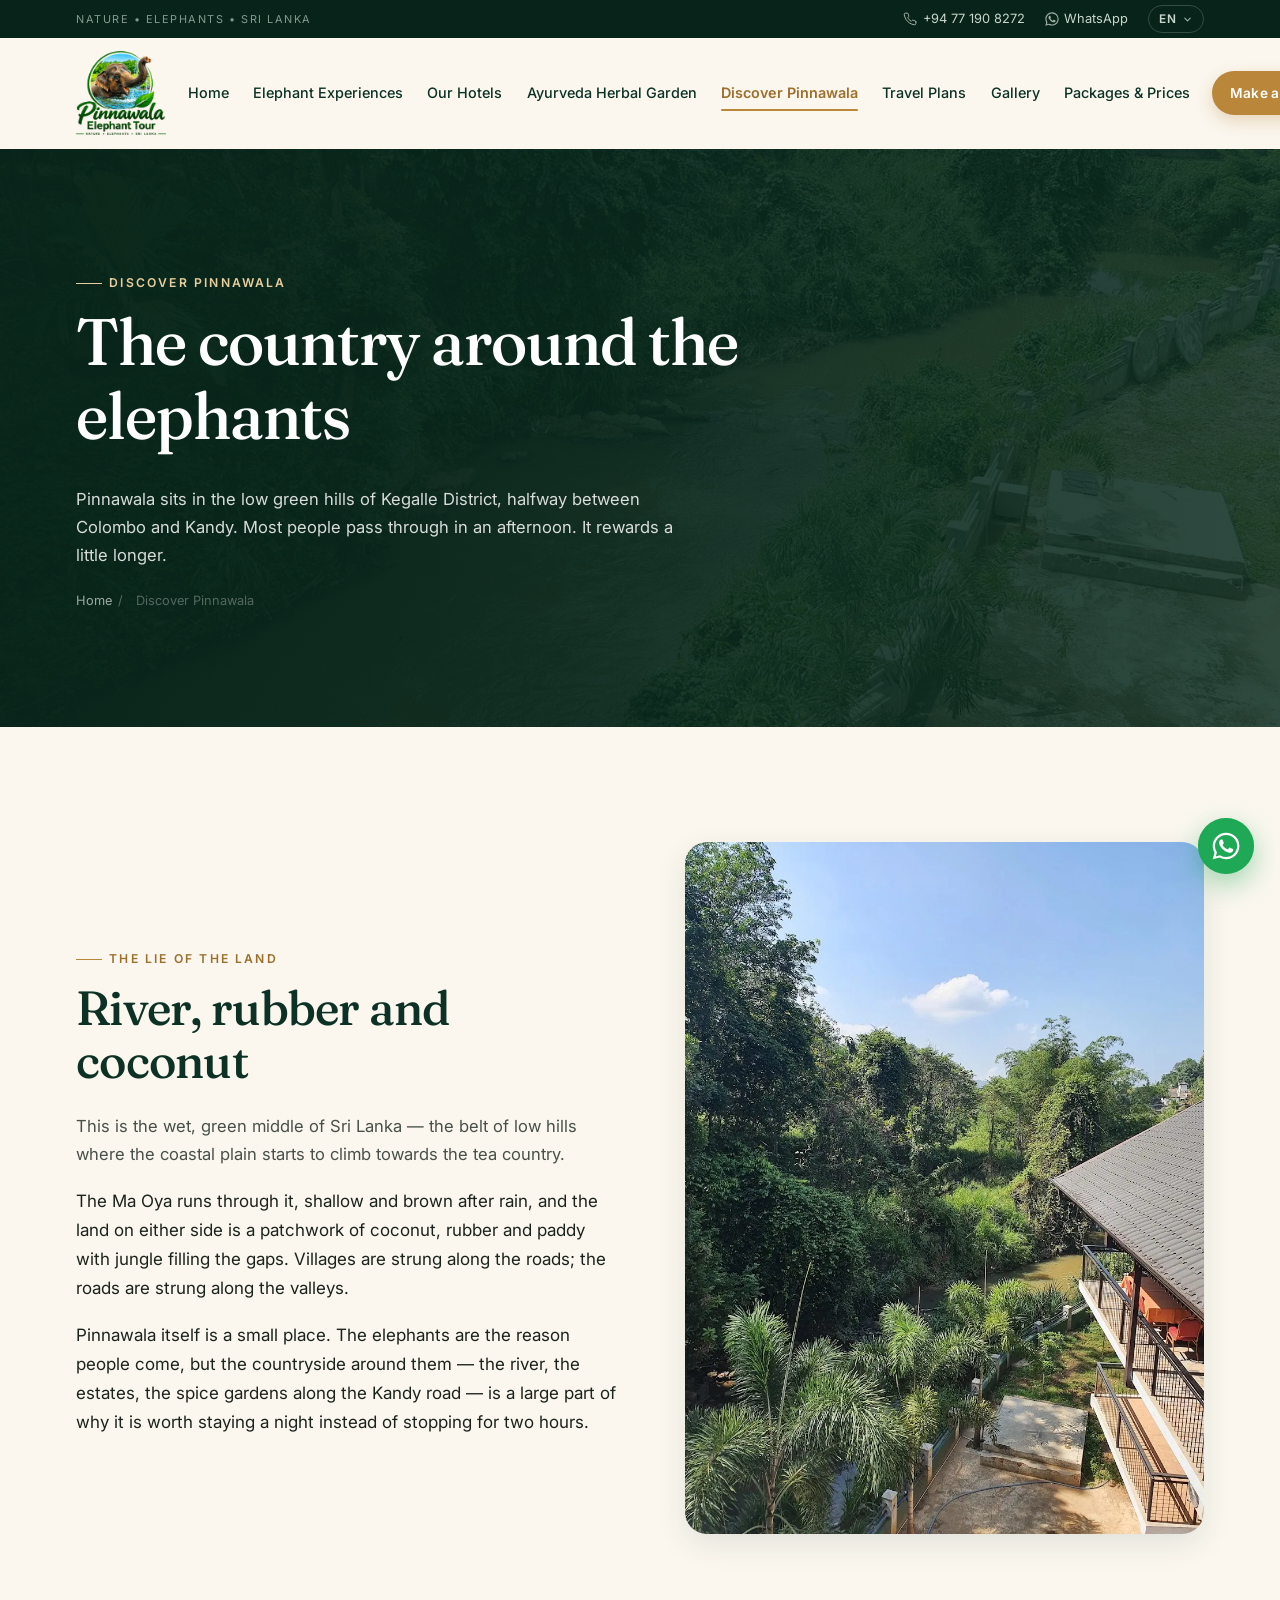
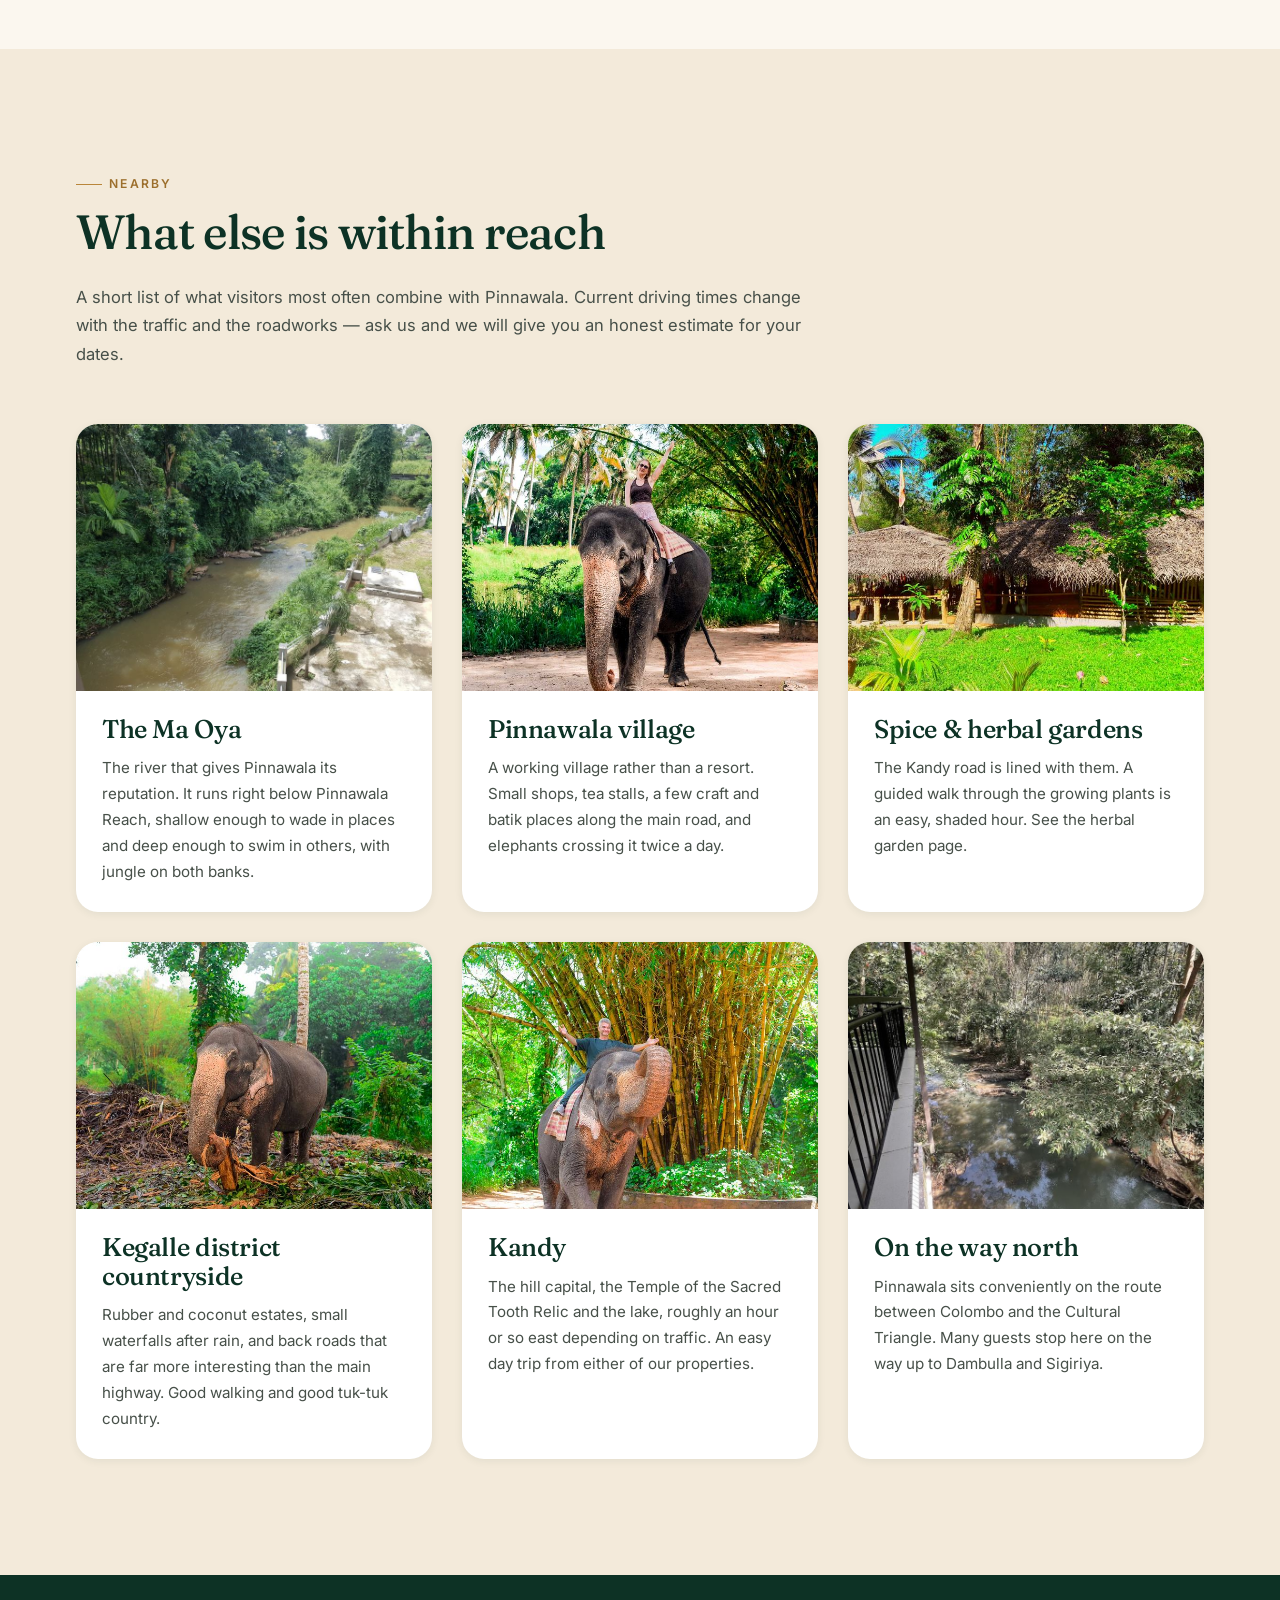
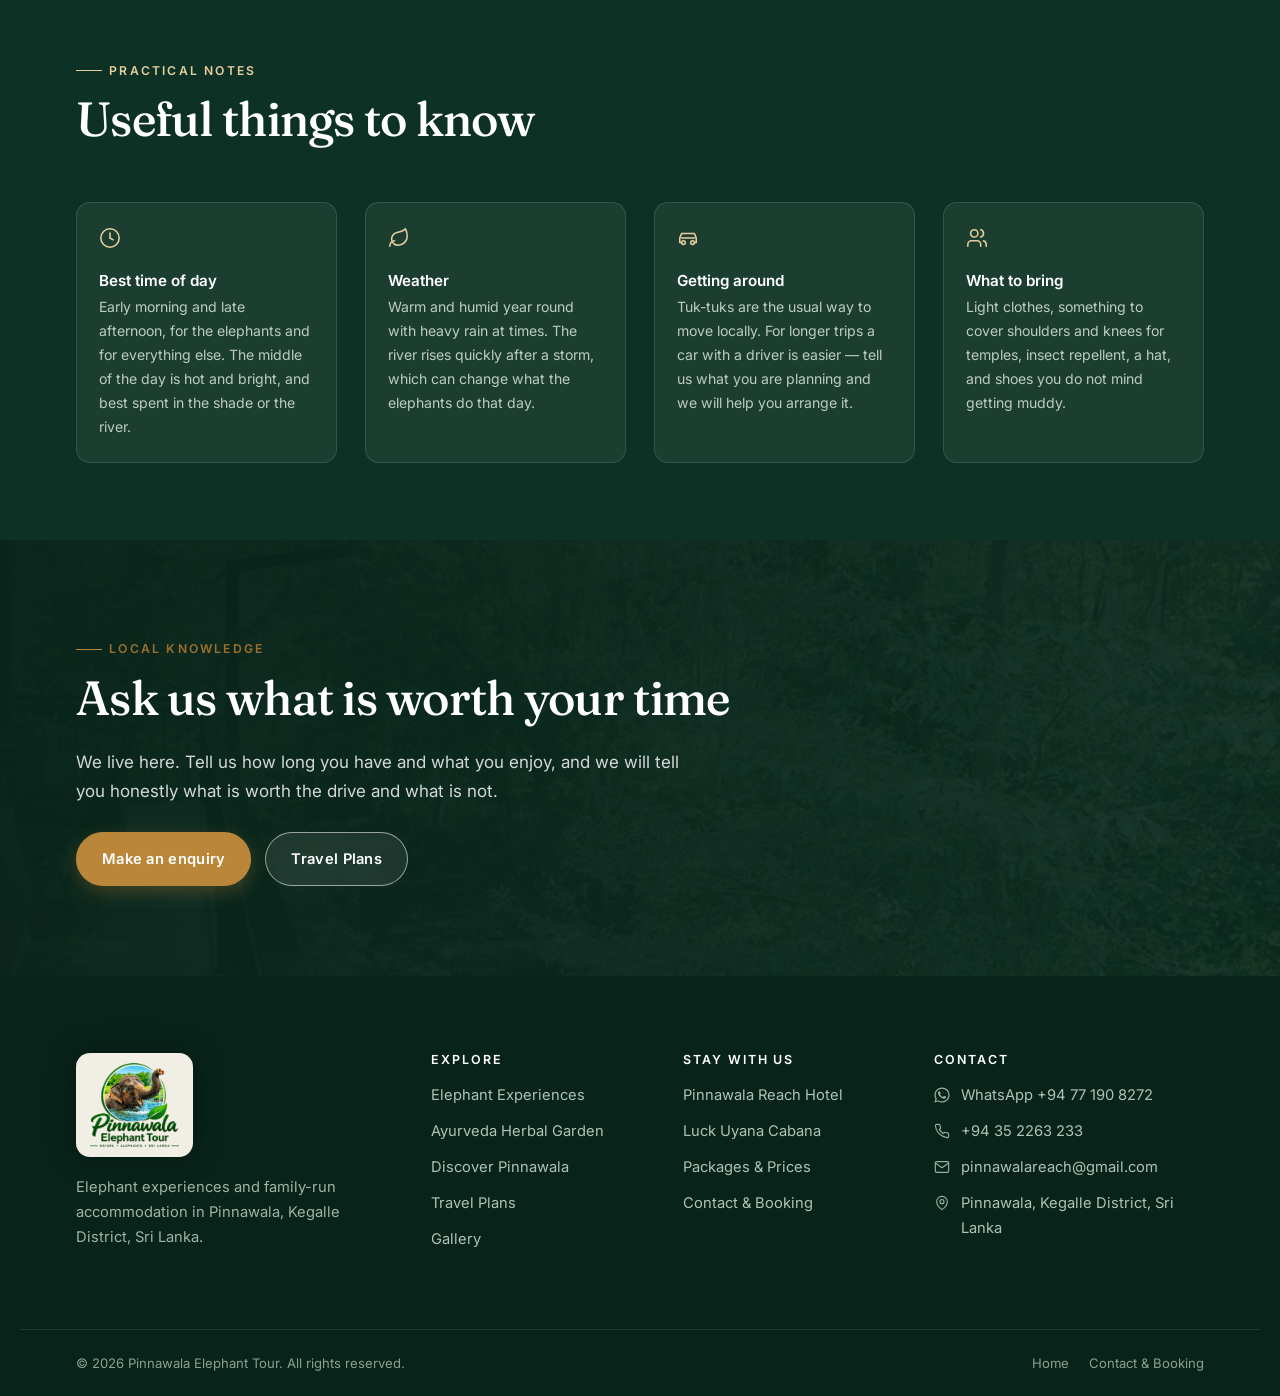
<file: discover-pinnawala.html>
<!DOCTYPE html>
<html lang="en">
<head>
<meta charset="utf-8">
<meta name="viewport" content="width=device-width, initial-scale=1">
<title>Discover Pinnawala | River, Countryside & Nearby Attractions</title>
<meta name="description" content="The Ma Oya river, Pinnawala village, the Kegalle countryside and day trips to Kandy — what is around the elephants and worth your time.">
<link rel="canonical" href="https://pinnawalaelephanttour.com/discover-pinnawala.html">
<meta property="og:type" content="website">
<meta property="og:title" content="Discover Pinnawala | River, Countryside & Nearby Attractions">
<meta property="og:description" content="The Ma Oya river, Pinnawala village, the Kegalle countryside and day trips to Kandy — what is around the elephants and worth your time.">
<meta property="og:image" content="https://pinnawalaelephanttour.com/media/photos/reach-ma-oya-river.jpg">
<meta property="og:url" content="https://pinnawalaelephanttour.com/discover-pinnawala.html">
<meta name="twitter:card" content="summary_large_image">
<meta name="theme-color" content="#0D3225">
<link rel="icon" href="favicon.ico" sizes="any">
<link rel="apple-touch-icon" href="media/apple-touch-icon.png">
<link rel="preconnect" href="https://fonts.googleapis.com">
<link rel="preconnect" href="https://fonts.gstatic.com" crossorigin>
<link href="https://fonts.googleapis.com/css2?family=Fraunces:opsz,wght@9..144,300;9..144,400;9..144,500;9..144,600&family=Inter:wght@400;500;600&display=swap" rel="stylesheet">
<link rel="stylesheet" href="css/style.css">
</head>
<body>
<a class="skip-link" href="#main">Skip to content</a>

<!-- ============================ icon sprite ============================ -->
<svg width="0" height="0" style="position:absolute" aria-hidden="true" focusable="false"><defs>
<g id="i" fill="none" stroke="currentColor" stroke-width="1.7" stroke-linecap="round" stroke-linejoin="round"></g>
</defs>
<symbol id="ic-phone" viewBox="0 0 24 24" fill="none" stroke="currentColor" stroke-width="1.7" stroke-linecap="round" stroke-linejoin="round"><path d="M22 16.92v3a2 2 0 0 1-2.18 2 19.8 19.8 0 0 1-8.63-3.07 19.5 19.5 0 0 1-6-6A19.8 19.8 0 0 1 2.12 4.2 2 2 0 0 1 4.11 2h3a2 2 0 0 1 2 1.72c.13.96.36 1.9.68 2.81a2 2 0 0 1-.45 2.11L8.09 9.91a16 16 0 0 0 6 6l1.27-1.27a2 2 0 0 1 2.11-.45c.91.32 1.85.55 2.81.68A2 2 0 0 1 22 16.92Z"/></symbol>
<symbol id="ic-mail" viewBox="0 0 24 24" fill="none" stroke="currentColor" stroke-width="1.7" stroke-linecap="round" stroke-linejoin="round"><rect x="2" y="4" width="20" height="16" rx="2"/><path d="m22 6-10 7L2 6"/></symbol>
<symbol id="ic-pin" viewBox="0 0 24 24" fill="none" stroke="currentColor" stroke-width="1.7" stroke-linecap="round" stroke-linejoin="round"><path d="M20 10c0 6-8 12-8 12s-8-6-8-12a8 8 0 0 1 16 0Z"/><circle cx="12" cy="10" r="3"/></symbol>
<symbol id="ic-wa" viewBox="0 0 24 24" fill="currentColor"><path d="M17.47 14.38c-.3-.15-1.75-.86-2.02-.96-.27-.1-.47-.15-.67.15-.2.3-.77.96-.94 1.16-.17.2-.35.22-.64.07-.3-.15-1.25-.46-2.38-1.47-.88-.78-1.47-1.76-1.64-2.05-.17-.3-.02-.46.13-.6.13-.14.3-.35.45-.52.15-.17.2-.3.3-.5.1-.2.05-.37-.02-.52-.08-.15-.67-1.6-.92-2.2-.24-.58-.49-.5-.67-.51l-.57-.01c-.2 0-.52.07-.8.37s-1.05 1.02-1.05 2.5 1.08 2.9 1.23 3.1c.15.2 2.12 3.24 5.14 4.54.72.31 1.28.5 1.71.63.72.23 1.37.2 1.89.12.58-.09 1.75-.72 2-1.41.25-.69.25-1.29.17-1.41-.07-.13-.27-.2-.57-.35M12.04 21.5h-.01a9.5 9.5 0 0 1-4.82-1.32l-.35-.2-3.58.93.96-3.49-.23-.36a9.47 9.47 0 0 1-1.45-5.05c0-5.23 4.26-9.49 9.5-9.49a9.44 9.44 0 0 1 6.71 2.79 9.4 9.4 0 0 1 2.78 6.71c0 5.23-4.26 9.48-9.5 9.48m8.08-17.57A11.4 11.4 0 0 0 12.04.6C5.76.6.65 5.71.65 11.99c0 2 .53 3.96 1.52 5.69L.56 23.4l5.86-1.54a11.4 11.4 0 0 0 5.62 1.43h.01c6.28 0 11.39-5.11 11.4-11.39a11.33 11.33 0 0 0-3.33-8.07"/></symbol>
<symbol id="ic-chev" viewBox="0 0 24 24" fill="none" stroke="currentColor" stroke-width="2.2" stroke-linecap="round" stroke-linejoin="round"><path d="m6 9 6 6 6-6"/></symbol>
<symbol id="ic-left" viewBox="0 0 24 24" fill="none" stroke="currentColor" stroke-width="1.8" stroke-linecap="round" stroke-linejoin="round"><path d="M19 12H5m7 7-7-7 7-7"/></symbol>
<symbol id="ic-right" viewBox="0 0 24 24" fill="none" stroke="currentColor" stroke-width="1.8" stroke-linecap="round" stroke-linejoin="round"><path d="M5 12h14m-7-7 7 7-7 7"/></symbol>
<symbol id="ic-close" viewBox="0 0 24 24" fill="none" stroke="currentColor" stroke-width="1.8" stroke-linecap="round"><path d="M18 6 6 18M6 6l12 12"/></symbol>
<symbol id="ic-check" viewBox="0 0 24 24" fill="none" stroke="currentColor" stroke-width="2.2" stroke-linecap="round" stroke-linejoin="round"><path d="M20 6 9 17l-5-5"/></symbol>
<symbol id="ic-wifi" viewBox="0 0 24 24" fill="none" stroke="currentColor" stroke-width="1.7" stroke-linecap="round" stroke-linejoin="round"><path d="M5 12.55a11 11 0 0 1 14.08 0M1.42 9a16 16 0 0 1 21.16 0M8.53 16.11a6 6 0 0 1 6.95 0M12 20h.01"/></symbol>
<symbol id="ic-ac" viewBox="0 0 24 24" fill="none" stroke="currentColor" stroke-width="1.7" stroke-linecap="round" stroke-linejoin="round"><path d="M17.7 7.7a2.5 2.5 0 1 1 1.8 4.3H2M9.6 4.6A2 2 0 1 1 11 8H2m10.6 11.4A2 2 0 1 0 14 16H2"/></symbol>
<symbol id="ic-bed" viewBox="0 0 24 24" fill="none" stroke="currentColor" stroke-width="1.7" stroke-linecap="round" stroke-linejoin="round"><path d="M3 7v12M3 12h18v7M21 19v-7a3 3 0 0 0-3-3h-6v3"/><circle cx="7.5" cy="11" r="1.6"/></symbol>
<symbol id="ic-bath" viewBox="0 0 24 24" fill="none" stroke="currentColor" stroke-width="1.7" stroke-linecap="round" stroke-linejoin="round"><path d="M12 22a7 7 0 0 0 7-7c0-2-1-3.9-3-5.5S12.5 5.5 12 3c-.5 2.5-2 4.9-4 6.5S5 13 5 15a7 7 0 0 0 7 7Z"/></symbol>
<symbol id="ic-tv" viewBox="0 0 24 24" fill="none" stroke="currentColor" stroke-width="1.7" stroke-linecap="round" stroke-linejoin="round"><rect x="2" y="7" width="20" height="13" rx="2"/><path d="m17 2-5 5-5-5"/></symbol>
<symbol id="ic-car" viewBox="0 0 24 24" fill="none" stroke="currentColor" stroke-width="1.7" stroke-linecap="round" stroke-linejoin="round"><path d="M5 17H3v-5l2-5h14l2 5v5h-2M5 12h14"/><circle cx="7" cy="17" r="2"/><circle cx="17" cy="17" r="2"/></symbol>
<symbol id="ic-train" viewBox="0 0 24 24" fill="none" stroke="currentColor" stroke-width="1.7" stroke-linecap="round" stroke-linejoin="round"><rect x="4" y="3" width="16" height="13" rx="2"/><path d="M4 11h16M8 19l-2 3M16 19l2 3M8 16h.01M16 16h.01"/></symbol>
<symbol id="ic-plane" viewBox="0 0 24 24" fill="none" stroke="currentColor" stroke-width="1.7" stroke-linecap="round" stroke-linejoin="round"><path d="M17.8 19.2 16 11l3.5-3.5C21 6 21.5 4 21 3c-1-.5-3 0-4.5 1.5L13 8 4.8 6.2c-.5-.1-.9.1-1.1.5l-.3.5c-.2.5-.1 1 .3 1.3L9 12l-2 3H4l-1 1 3 2 2 3 1-1v-3l3-2 3.5 5.3c.3.4.8.5 1.3.3l.4-.2c.5-.2.7-.6.6-1.1Z"/></symbol>
<symbol id="ic-leaf" viewBox="0 0 24 24" fill="none" stroke="currentColor" stroke-width="1.7" stroke-linecap="round" stroke-linejoin="round"><path d="M11 20A7 7 0 0 1 9.8 6.1C15.5 5 17 4.5 19 2c1 2 2 4.2 2 8 0 5.5-4.8 10-10 10Z"/><path d="M2 21c0-3 1.9-5.4 5.1-6"/></symbol>
<symbol id="ic-waves" viewBox="0 0 24 24" fill="none" stroke="currentColor" stroke-width="1.7" stroke-linecap="round" stroke-linejoin="round"><path d="M2 6c.6.5 1.2 1 2.5 1C7 7 7 5 9.5 5s2.5 2 5 2 2.5-2 5-2c1.3 0 1.9.5 2.5 1M2 12c.6.5 1.2 1 2.5 1C7 13 7 11 9.5 11s2.5 2 5 2 2.5-2 5-2c1.3 0 1.9.5 2.5 1M2 18c.6.5 1.2 1 2.5 1 2.5 0 2.5-2 5-2s2.5 2 5 2 2.5-2 5-2c1.3 0 1.9.5 2.5 1"/></symbol>
<symbol id="ic-dine" viewBox="0 0 24 24" fill="none" stroke="currentColor" stroke-width="1.7" stroke-linecap="round" stroke-linejoin="round"><path d="M3 2v7a2 2 0 0 0 2 2h1a2 2 0 0 0 2-2V2M5.5 2v9M21 15V2a5 5 0 0 0-3 9v11"/></symbol>
<symbol id="ic-camera" viewBox="0 0 24 24" fill="none" stroke="currentColor" stroke-width="1.7" stroke-linecap="round" stroke-linejoin="round"><path d="M14.5 4h-5L7 7H4a2 2 0 0 0-2 2v9a2 2 0 0 0 2 2h16a2 2 0 0 0 2-2V9a2 2 0 0 0-2-2h-3l-2.5-3Z"/><circle cx="12" cy="13" r="3.2"/></symbol>
<symbol id="ic-users" viewBox="0 0 24 24" fill="none" stroke="currentColor" stroke-width="1.7" stroke-linecap="round" stroke-linejoin="round"><path d="M16 21v-2a4 4 0 0 0-4-4H6a4 4 0 0 0-4 4v2"/><circle cx="9" cy="7" r="4"/><path d="M22 21v-2a4 4 0 0 0-3-3.9M16 3.1a4 4 0 0 1 0 7.8"/></symbol>
<symbol id="ic-info" viewBox="0 0 24 24" fill="none" stroke="currentColor" stroke-width="1.7" stroke-linecap="round" stroke-linejoin="round"><circle cx="12" cy="12" r="10"/><path d="M12 16v-4.5M12 8h.01"/></symbol>
<symbol id="ic-clock" viewBox="0 0 24 24" fill="none" stroke="currentColor" stroke-width="1.7" stroke-linecap="round" stroke-linejoin="round"><circle cx="12" cy="12" r="10"/><path d="M12 6.5V12l3.5 2"/></symbol>
<symbol id="ic-park" viewBox="0 0 24 24" fill="none" stroke="currentColor" stroke-width="1.7" stroke-linecap="round" stroke-linejoin="round"><rect x="3" y="3" width="18" height="18" rx="3"/><path d="M9 17V8h3.5a2.8 2.8 0 0 1 0 5.6H9"/></symbol>
</svg>

<!-- ================================ top bar ================================ -->
<div class="topbar">
  <div class="wrap topbar__inner">
    <span class="topbar__tag" data-i18n="top.tagline">Nature • Elephants • Sri Lanka</span>
    <div class="topbar__contact">
      <a href="tel:+94771908272"><svg><use href="#ic-phone"></use></svg>+94 77 190 8272</a>
      <a href="https://wa.me/94771908272" target="_blank" rel="noopener"><svg><use href="#ic-wa"></use></svg>WhatsApp</a>
      <div class="lang" data-open="false">
        <button type="button" class="lang__btn" aria-expanded="false" aria-haspopup="true" data-i18n-attr="aria-label:top.lang">
          <span data-lang-label>EN</span><svg><use href="#ic-chev"></use></svg>
        </button>
        <div class="lang__menu" role="menu">
          <button type="button" role="menuitem" data-set-lang="en" aria-current="true">English</button>
          <button type="button" role="menuitem" data-set-lang="ru" aria-current="false">Русский</button>
          <button type="button" role="menuitem" data-set-lang="de" aria-current="false">Deutsch</button>
        </div>
      </div>
    </div>
  </div>
</div>

<!-- ================================= header ================================ -->
<header class="header">
  <div class="wrap header__inner">
    <a class="brand" href="index.html" aria-label="Pinnawala Elephant Tour — home">
      <img src="media/logo.png" alt="Pinnawala Elephant Tour" width="440" height="414">
    </a>

    <nav class="nav" id="site-nav" aria-label="Main">
      <a href="index.html" data-i18n="nav.home">Home</a>
      <a href="elephant-experiences.html" data-i18n="nav.experiences">Elephant Experiences</a>
      <a href="hotels.html" data-i18n="nav.hotels">Our Hotels</a>
      <a href="ayurveda-herbal-garden.html" data-i18n="nav.garden">Ayurveda Herbal Garden</a>
      <a href="discover-pinnawala.html" aria-current="page" data-i18n="nav.discover">Discover Pinnawala</a>
      <a href="travel-plans.html" data-i18n="nav.travel">Travel Plans</a>
      <a href="gallery.html" data-i18n="nav.gallery">Gallery</a>
      <a href="packages.html" data-i18n="nav.packages">Packages &amp; Prices</a>
      <div class="nav__mobile-cta">
        <a class="btn btn--primary" href="contact.html" data-i18n="cta.enquire">Make an enquiry</a>
        <a class="btn btn--wa" href="https://wa.me/94771908272" target="_blank" rel="noopener"><svg><use href="#ic-wa"></use></svg><span data-i18n="cta.whatsapp">WhatsApp us</span></a>
      </div>
    </nav>

    <div class="header__cta">
      <a class="btn btn--primary btn--sm" href="contact.html" data-i18n="cta.enquire">Make an enquiry</a>
      <button class="burger" type="button" aria-label="Menu" aria-expanded="false" aria-controls="site-nav"><span></span></button>
    </div>
  </div>
</header>
<div class="nav-scrim"></div>

<main id="main">
<section class="pagehero">
  <div class="pagehero__bg">
    <img src="media/photos/reach-ma-oya-river.jpg" alt="" aria-hidden="true" width="1500" height="1125">
  </div>
  <div class="wrap">
    <span class="eyebrow" data-i18n="nav.discover">Discover Pinnawala</span>
    <h1>The country around the elephants</h1>
    <p class="lede">Pinnawala sits in the low green hills of Kegalle District, halfway between Colombo and Kandy. Most people pass through in an afternoon. It rewards a little longer.</p>
    <p class="crumbs"><a href="index.html" data-i18n="nav.home">Home</a><span>/</span><span data-i18n="nav.discover">Discover Pinnawala</span></p>
  </div>
</section>

<section class="section section--cream">
  <div class="wrap split">
    <div data-reveal>
      <span class="eyebrow">The lie of the land</span>
      <h2>River, rubber and coconut</h2>
      <p class="lede">This is the wet, green middle of Sri Lanka — the belt of low hills where the coastal plain starts to climb towards the tea country.</p>
      <p>The Ma Oya runs through it, shallow and brown after rain, and the land on either side is a patchwork of coconut, rubber and paddy with jungle filling the gaps. Villages are strung along the roads; the roads are strung along the valleys.</p>
      <p>Pinnawala itself is a small place. The elephants are the reason people come, but the countryside around them — the river, the estates, the spice gardens along the Kandy road — is a large part of why it is worth staying a night instead of stopping for two hours.</p>
    </div>
    <div class="split__media" data-reveal="120">
      <picture>
        <source type="image/webp" srcset="media/photos/reach-jungle-view.webp">
        <img src="media/photos/reach-jungle-view.jpg" alt="A wide view over jungle canopy and distant hills from above the hotel at Pinnawala" loading="lazy" width="900" height="1200">
      </picture>
    </div>
  </div>
</section>

<section class="section section--sand">
  <div class="wrap">
    <div class="sec-head">
      <span class="eyebrow">Nearby</span>
      <h2>What else is within reach</h2>
      <p class="lede">A short list of what visitors most often combine with Pinnawala. Current driving times change with the traffic and the roadworks — ask us and we will give you an honest estimate for your dates.</p>
    </div>

    <div class="grid grid--3">
      <article class="card" data-reveal>
        <div class="card__media"><img src="media/photos/reach-ma-oya-river-t.jpg" alt="The Ma Oya river flowing between banks of dense jungle" loading="lazy" width="760" height="570"></div>
        <div class="card__body">
          <h3>The Ma Oya</h3>
          <p>The river that gives Pinnawala its reputation. It runs right below Pinnawala Reach, shallow enough to wade in places and deep enough to swim in others, with jungle on both banks.</p>
        </div>
      </article>
      <article class="card" data-reveal>
        <div class="card__media"><img src="media/photos/elephant-palm-grove-t.jpg" alt="An elephant walking beside a palm grove with open grassland behind" loading="lazy" width="760" height="507"></div>
        <div class="card__body">
          <h3>Pinnawala village</h3>
          <p>A working village rather than a resort. Small shops, tea stalls, a few craft and batik places along the main road, and elephants crossing it twice a day.</p>
        </div>
      </article>
      <article class="card" data-reveal>
        <div class="card__media"><img src="media/photos/luckuyana-garden-t.jpg" alt="Thatched garden huts and lawn surrounded by tropical trees" loading="lazy" width="760" height="428"></div>
        <div class="card__body">
          <h3>Spice &amp; herbal gardens</h3>
          <p>The Kandy road is lined with them. A guided walk through the growing plants is an easy, shaded hour. <a href="ayurveda-herbal-garden.html">See the herbal garden page</a>.</p>
        </div>
      </article>
      <article class="card" data-reveal>
        <div class="card__media"><img src="media/photos/elephant-forest-clearing-t.jpg" alt="An elephant standing alone in a forest clearing surrounded by bamboo" loading="lazy" width="760" height="507"></div>
        <div class="card__body">
          <h3>Kegalle district countryside</h3>
          <p>Rubber and coconut estates, small waterfalls after rain, and back roads that are far more interesting than the main highway. Good walking and good tuk-tuk country.</p>
        </div>
      </article>
      <article class="card" data-reveal>
        <div class="card__media"><img src="media/photos/elephant-bamboo-grove-t.jpg" alt="An elephant standing beside a tall stand of golden bamboo" loading="lazy" width="760" height="507"></div>
        <div class="card__body">
          <h3>Kandy</h3>
          <p>The hill capital, the Temple of the Sacred Tooth Relic and the lake, roughly an hour or so east depending on traffic. An easy day trip from either of our properties.</p>
        </div>
      </article>
      <article class="card" data-reveal>
        <div class="card__media"><img src="media/photos/reach-riverbank-t.jpg" alt="Looking over a balcony rail at a shallow river and overhanging trees" loading="lazy" width="760" height="1013"></div>
        <div class="card__body">
          <h3>On the way north</h3>
          <p>Pinnawala sits conveniently on the route between Colombo and the Cultural Triangle. Many guests stop here on the way up to Dambulla and Sigiriya.</p>
        </div>
      </article>
    </div>
  </div>
</section>

<section class="section section--forest section--tight">
  <div class="wrap">
    <div class="sec-head">
      <span class="eyebrow">Practical notes</span>
      <h2>Useful things to know</h2>
    </div>
    <div class="journey">
      <div class="journey__item" data-reveal>
        <svg><use href="#ic-clock"></use></svg>
        <h4>Best time of day</h4>
        <p>Early morning and late afternoon, for the elephants and for everything else. The middle of the day is hot and bright, and best spent in the shade or the river.</p>
      </div>
      <div class="journey__item" data-reveal>
        <svg><use href="#ic-leaf"></use></svg>
        <h4>Weather</h4>
        <p>Warm and humid year round with heavy rain at times. The river rises quickly after a storm, which can change what the elephants do that day.</p>
      </div>
      <div class="journey__item" data-reveal>
        <svg><use href="#ic-car"></use></svg>
        <h4>Getting around</h4>
        <p>Tuk-tuks are the usual way to move locally. For longer trips a car with a driver is easier — tell us what you are planning and we will help you arrange it.</p>
      </div>
      <div class="journey__item" data-reveal>
        <svg><use href="#ic-users"></use></svg>
        <h4>What to bring</h4>
        <p>Light clothes, something to cover shoulders and knees for temples, insect repellent, a hat, and shoes you do not mind getting muddy.</p>
      </div>
    </div>
  </div>
</section>

<section class="cta-band">
  <div class="cta-band__bg"><img src="media/photos/reach-river-view-t.jpg" alt="" aria-hidden="true" loading="lazy" width="760" height="427"></div>
  <div class="wrap">
    <div class="sec-head" style="margin-bottom:26px">
      <span class="eyebrow">Local knowledge</span>
      <h2>Ask us what is worth your time</h2>
      <p>We live here. Tell us how long you have and what you enjoy, and we will tell you honestly what is worth the drive and what is not.</p>
    </div>
    <div class="btn-row">
      <a class="btn btn--primary" href="contact.html" data-i18n="cta.enquire">Make an enquiry</a>
      <a class="btn btn--ghost" href="travel-plans.html" data-i18n="nav.travel">Travel Plans</a>
    </div>
  </div>
</section>

</main>

<!-- ================================ footer ================================= -->
<footer class="footer">
  <div class="wrap footer__top">
    <div class="footer__grid">
      <div class="footer__brand">
        <img src="media/logo.png" alt="Pinnawala Elephant Tour" loading="lazy" width="440" height="414">
        <p data-i18n="footer.about">Elephant experiences and family-run accommodation in Pinnawala, Kegalle District, Sri Lanka.</p>
      </div>

      <div>
        <h4 data-i18n="footer.explore">Explore</h4>
        <ul>
          <li><a href="elephant-experiences.html" data-i18n="nav.experiences">Elephant Experiences</a></li>
          <li><a href="ayurveda-herbal-garden.html" data-i18n="nav.garden">Ayurveda Herbal Garden</a></li>
          <li><a href="discover-pinnawala.html" data-i18n="nav.discover">Discover Pinnawala</a></li>
          <li><a href="travel-plans.html" data-i18n="nav.travel">Travel Plans</a></li>
          <li><a href="gallery.html" data-i18n="nav.gallery">Gallery</a></li>
        </ul>
      </div>

      <div>
        <h4 data-i18n="footer.stay">Stay with us</h4>
        <ul>
          <li><a href="hotels.html#pinnawala-reach">Pinnawala Reach Hotel</a></li>
          <li><a href="hotels.html#luck-uyana-cabana">Luck Uyana Cabana</a></li>
          <li><a href="packages.html" data-i18n="nav.packages">Packages &amp; Prices</a></li>
          <li><a href="contact.html" data-i18n="nav.contact">Contact &amp; Booking</a></li>
        </ul>
      </div>

      <div>
        <h4 data-i18n="footer.contact">Contact</h4>
        <ul class="footer__contact">
          <li><svg><use href="#ic-wa"></use></svg><a href="https://wa.me/94771908272" target="_blank" rel="noopener">WhatsApp +94 77 190 8272</a></li>
          <li><svg><use href="#ic-phone"></use></svg><a href="tel:+94352263233">+94 35 2263 233</a></li>
          <li><svg><use href="#ic-mail"></use></svg><a href="mailto:pinnawalareach@gmail.com">pinnawalareach@gmail.com</a></li>
          <li><svg><use href="#ic-pin"></use></svg><span>Pinnawala, Kegalle District, Sri Lanka</span></li>
        </ul>
      </div>
    </div>
  </div>

  <div class="wrap footer__bottom">
    <span>© <span data-year>2026</span> Pinnawala Elephant Tour. <span data-i18n="footer.rights">All rights reserved.</span></span>
    <nav>
      <a href="index.html" data-i18n="nav.home">Home</a>
      <a href="contact.html" data-i18n="nav.contact">Contact &amp; Booking</a>
    </nav>
  </div>
</footer>

<a class="wa-float" href="https://wa.me/94771908272" target="_blank" rel="noopener" aria-label="Chat with us on WhatsApp">
  <svg><use href="#ic-wa"></use></svg>
</a>

<!-- ============================== lightbox ================================= -->
<div class="lightbox" aria-hidden="true" role="dialog" aria-modal="true" aria-label="Photo viewer">
  <button class="lightbox__btn lightbox__close" type="button" aria-label="Close"><svg><use href="#ic-close"></use></svg></button>
  <button class="lightbox__btn lightbox__prev" type="button" aria-label="Previous photo"><svg><use href="#ic-left"></use></svg></button>
  <button class="lightbox__btn lightbox__next" type="button" aria-label="Next photo"><svg><use href="#ic-right"></use></svg></button>
  <figure class="lightbox__figure">
    <img alt="">
    <figcaption><span class="lightbox__caption"></span><span class="lightbox__count"></span></figcaption>
  </figure>
</div>


<script src="js/i18n-data.js"></script>
<script src="js/i18n.js"></script>
<script src="js/main.js"></script>
</body>
</html>
</file>
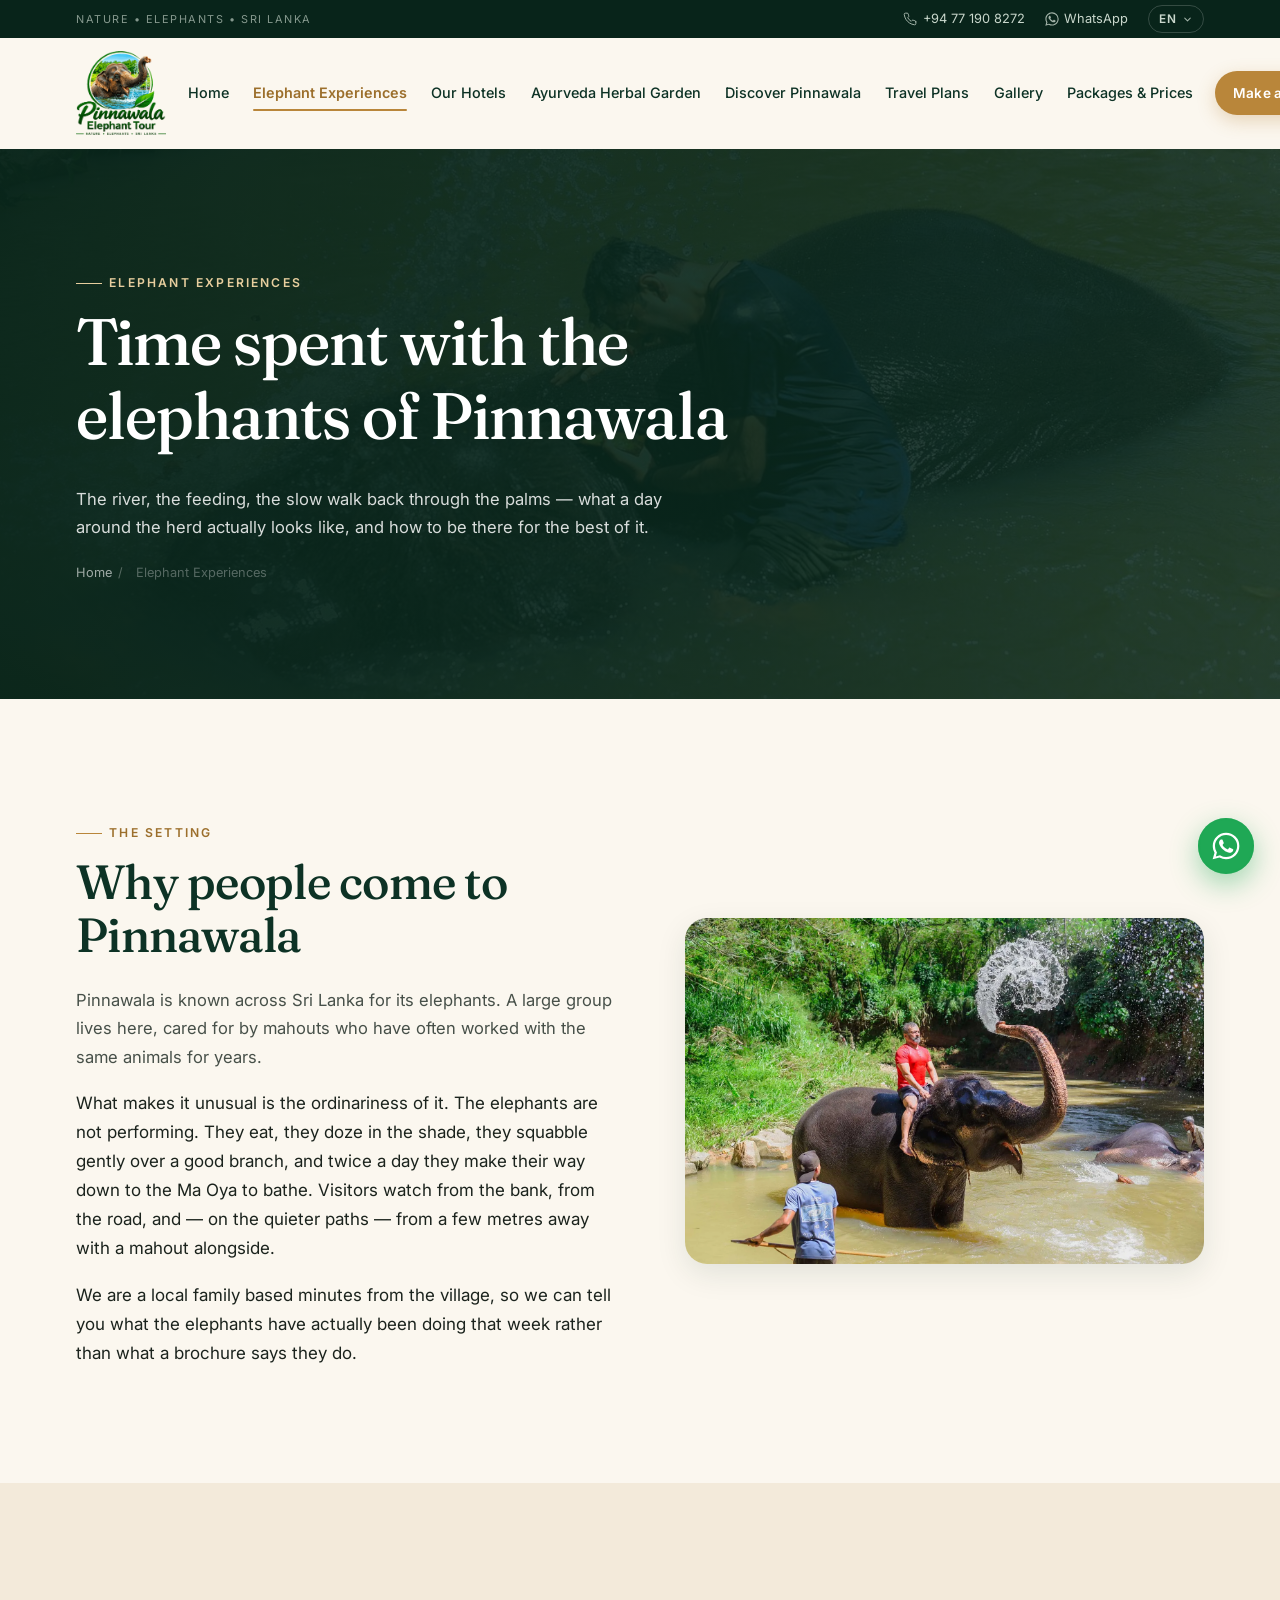
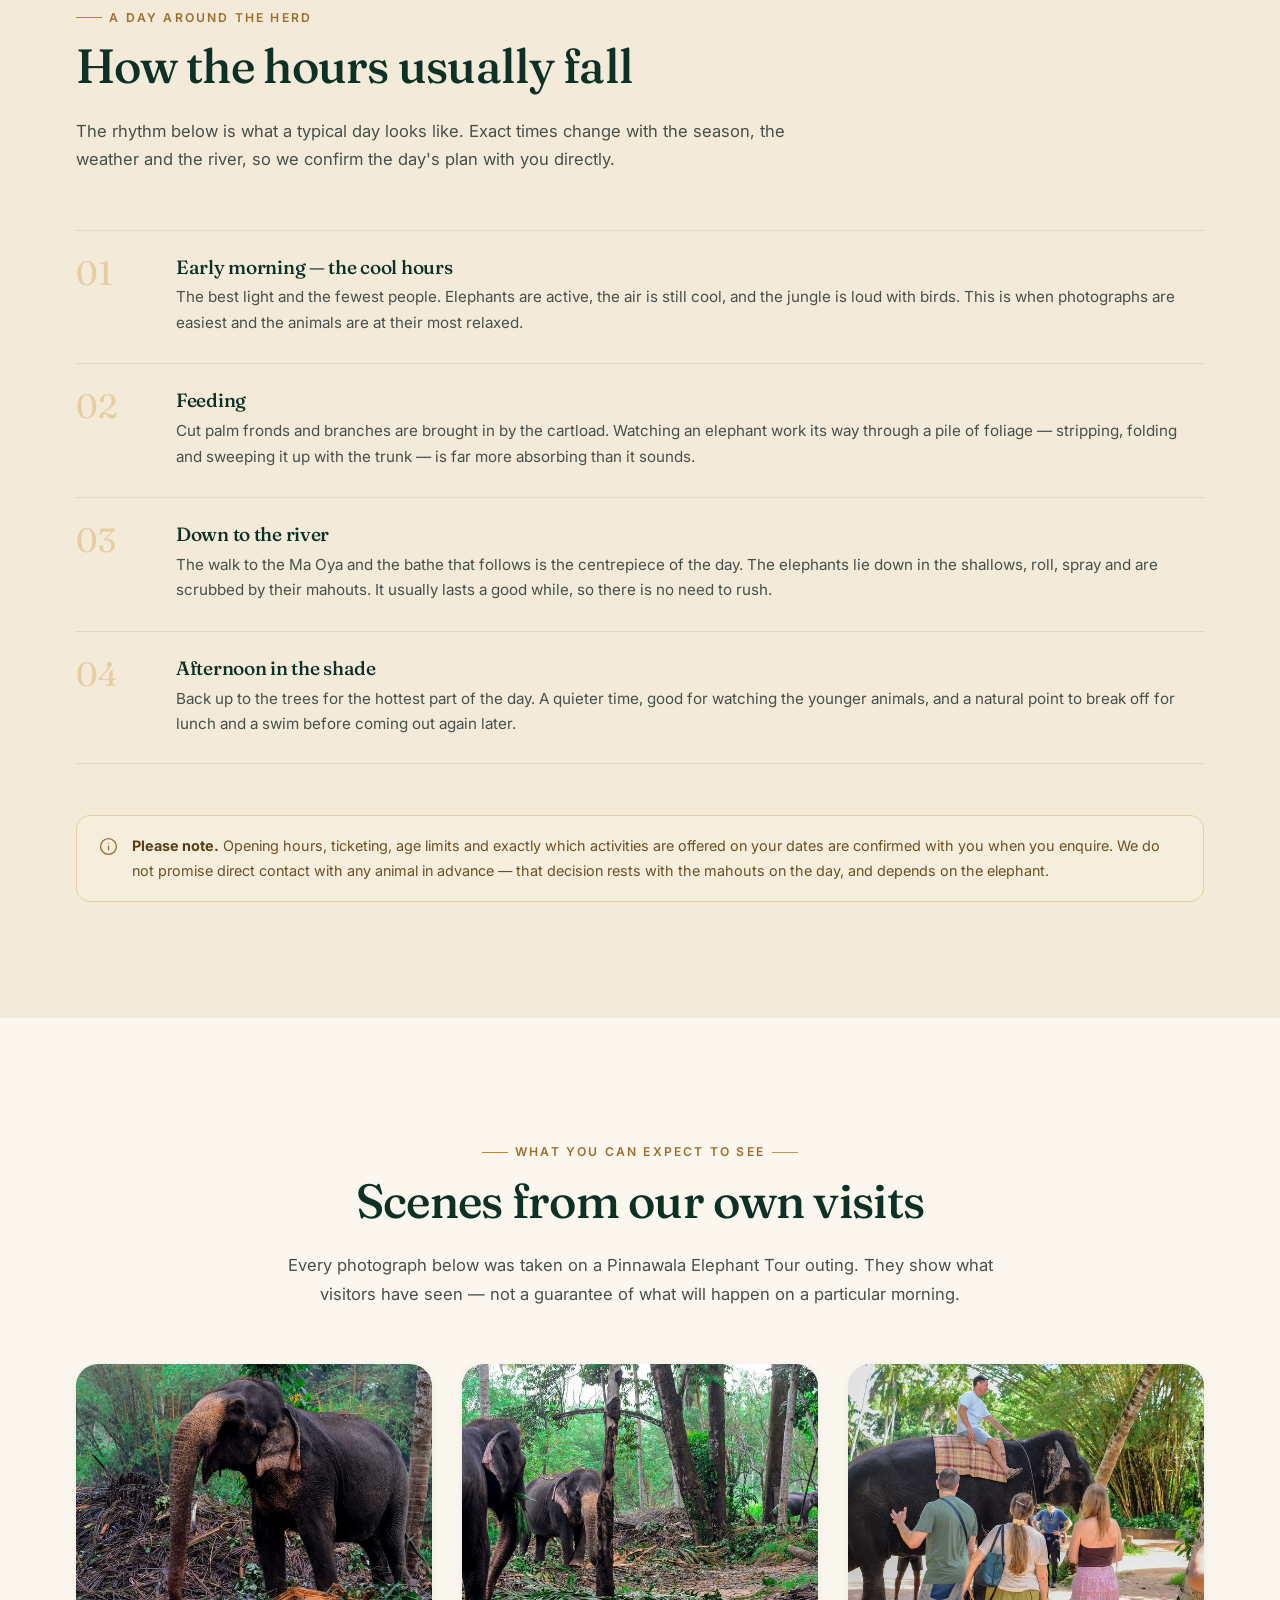
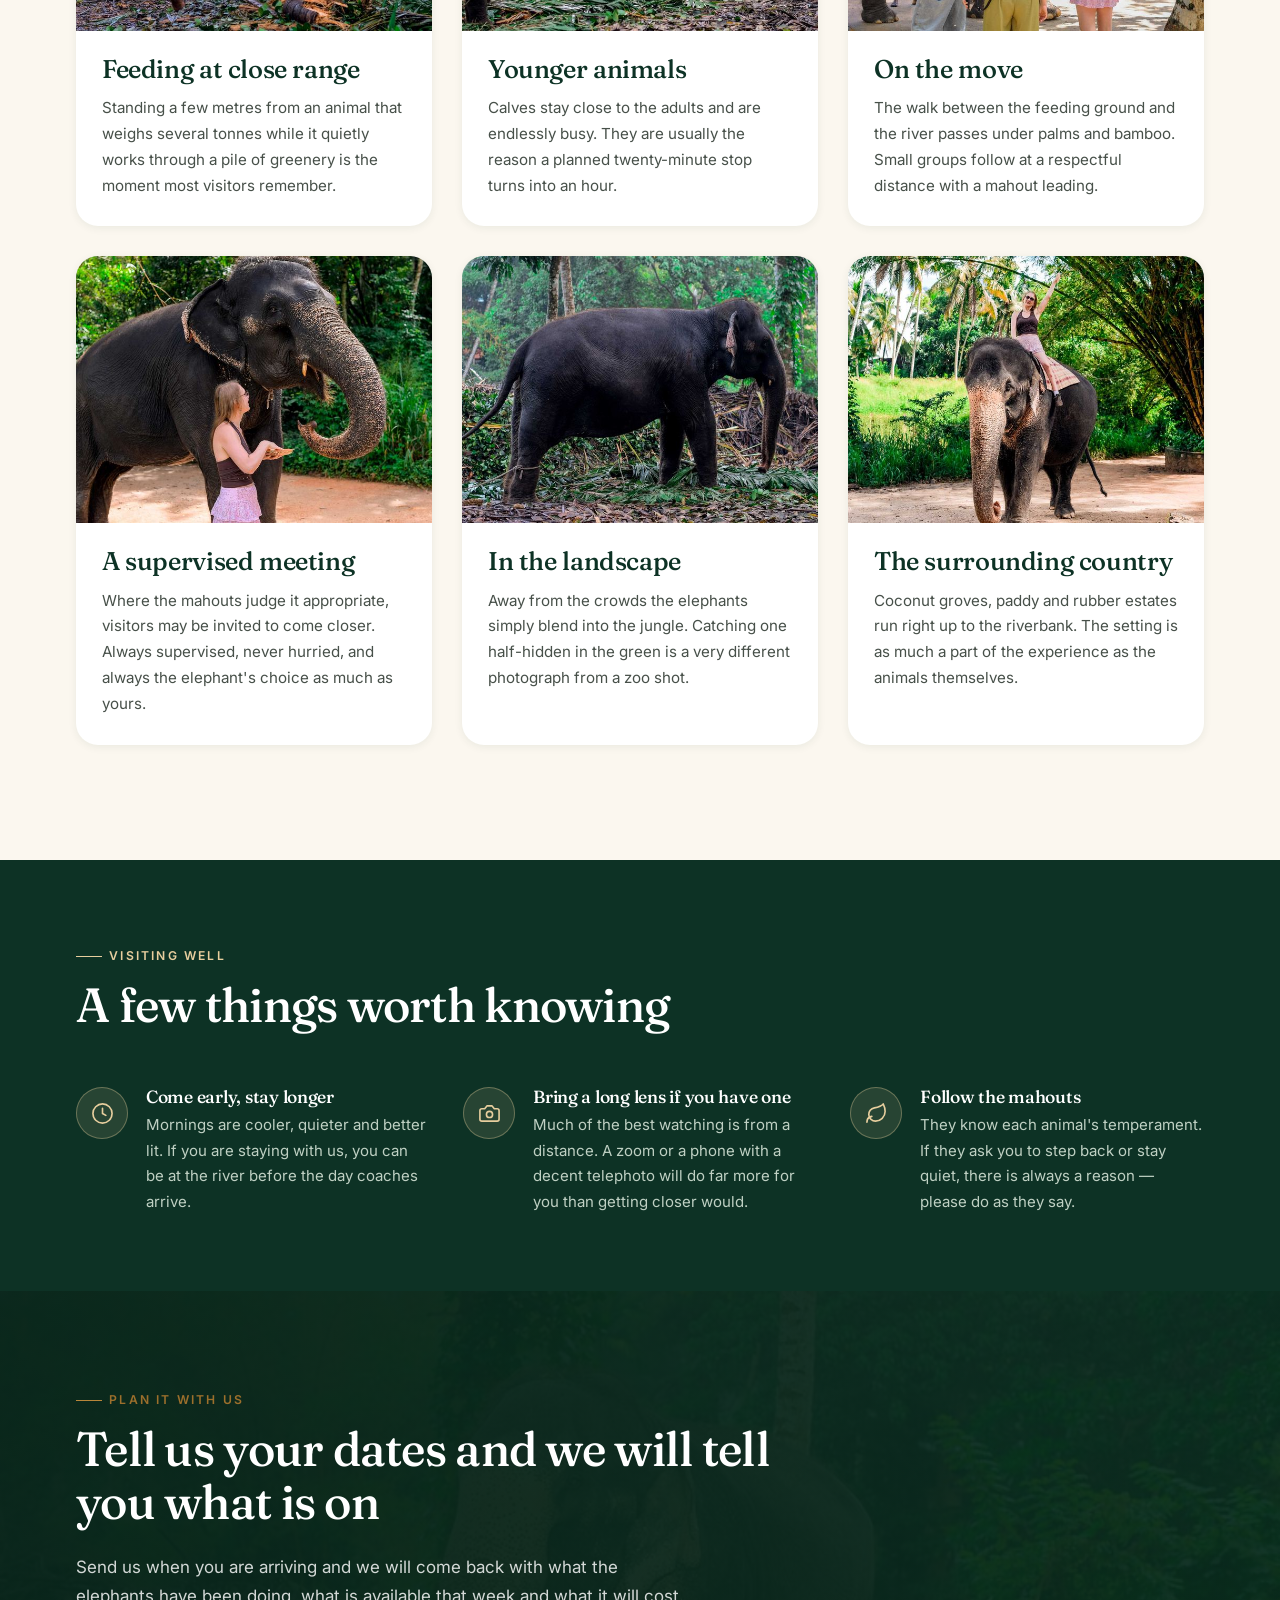
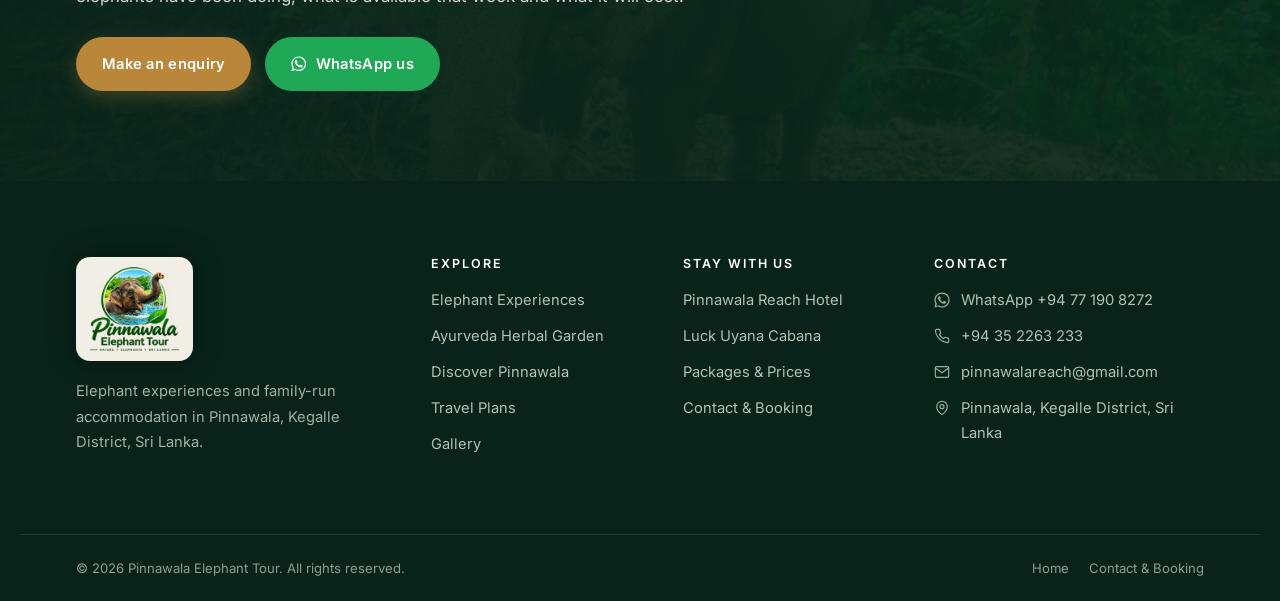
<file: elephant-experiences.html>
<!DOCTYPE html>
<html lang="en">
<head>
<meta charset="utf-8">
<meta name="viewport" content="width=device-width, initial-scale=1">
<title>Elephant Experiences in Pinnawala | Pinnawala Elephant Tour</title>
<meta name="description" content="What a day around the Pinnawala elephants looks like — feeding, the walk to the Ma Oya and bathing hours. Availability confirmed when you enquire.">
<link rel="canonical" href="https://pinnawalaelephanttour.com/elephant-experiences.html">
<meta property="og:type" content="website">
<meta property="og:title" content="Elephant Experiences in Pinnawala | Pinnawala Elephant Tour">
<meta property="og:description" content="What a day around the Pinnawala elephants looks like — feeding, the walk to the Ma Oya and bathing hours. Availability confirmed when you enquire.">
<meta property="og:image" content="https://pinnawalaelephanttour.com/media/photos/elephant-river-bath-mahout.jpg">
<meta property="og:url" content="https://pinnawalaelephanttour.com/elephant-experiences.html">
<meta name="twitter:card" content="summary_large_image">
<meta name="theme-color" content="#0D3225">
<link rel="icon" href="favicon.ico" sizes="any">
<link rel="apple-touch-icon" href="media/apple-touch-icon.png">
<link rel="preconnect" href="https://fonts.googleapis.com">
<link rel="preconnect" href="https://fonts.gstatic.com" crossorigin>
<link href="https://fonts.googleapis.com/css2?family=Fraunces:opsz,wght@9..144,300;9..144,400;9..144,500;9..144,600&family=Inter:wght@400;500;600&display=swap" rel="stylesheet">
<link rel="stylesheet" href="css/style.css">
</head>
<body>
<a class="skip-link" href="#main">Skip to content</a>

<!-- ============================ icon sprite ============================ -->
<svg width="0" height="0" style="position:absolute" aria-hidden="true" focusable="false"><defs>
<g id="i" fill="none" stroke="currentColor" stroke-width="1.7" stroke-linecap="round" stroke-linejoin="round"></g>
</defs>
<symbol id="ic-phone" viewBox="0 0 24 24" fill="none" stroke="currentColor" stroke-width="1.7" stroke-linecap="round" stroke-linejoin="round"><path d="M22 16.92v3a2 2 0 0 1-2.18 2 19.8 19.8 0 0 1-8.63-3.07 19.5 19.5 0 0 1-6-6A19.8 19.8 0 0 1 2.12 4.2 2 2 0 0 1 4.11 2h3a2 2 0 0 1 2 1.72c.13.96.36 1.9.68 2.81a2 2 0 0 1-.45 2.11L8.09 9.91a16 16 0 0 0 6 6l1.27-1.27a2 2 0 0 1 2.11-.45c.91.32 1.85.55 2.81.68A2 2 0 0 1 22 16.92Z"/></symbol>
<symbol id="ic-mail" viewBox="0 0 24 24" fill="none" stroke="currentColor" stroke-width="1.7" stroke-linecap="round" stroke-linejoin="round"><rect x="2" y="4" width="20" height="16" rx="2"/><path d="m22 6-10 7L2 6"/></symbol>
<symbol id="ic-pin" viewBox="0 0 24 24" fill="none" stroke="currentColor" stroke-width="1.7" stroke-linecap="round" stroke-linejoin="round"><path d="M20 10c0 6-8 12-8 12s-8-6-8-12a8 8 0 0 1 16 0Z"/><circle cx="12" cy="10" r="3"/></symbol>
<symbol id="ic-wa" viewBox="0 0 24 24" fill="currentColor"><path d="M17.47 14.38c-.3-.15-1.75-.86-2.02-.96-.27-.1-.47-.15-.67.15-.2.3-.77.96-.94 1.16-.17.2-.35.22-.64.07-.3-.15-1.25-.46-2.38-1.47-.88-.78-1.47-1.76-1.64-2.05-.17-.3-.02-.46.13-.6.13-.14.3-.35.45-.52.15-.17.2-.3.3-.5.1-.2.05-.37-.02-.52-.08-.15-.67-1.6-.92-2.2-.24-.58-.49-.5-.67-.51l-.57-.01c-.2 0-.52.07-.8.37s-1.05 1.02-1.05 2.5 1.08 2.9 1.23 3.1c.15.2 2.12 3.24 5.14 4.54.72.31 1.28.5 1.71.63.72.23 1.37.2 1.89.12.58-.09 1.75-.72 2-1.41.25-.69.25-1.29.17-1.41-.07-.13-.27-.2-.57-.35M12.04 21.5h-.01a9.5 9.5 0 0 1-4.82-1.32l-.35-.2-3.58.93.96-3.49-.23-.36a9.47 9.47 0 0 1-1.45-5.05c0-5.23 4.26-9.49 9.5-9.49a9.44 9.44 0 0 1 6.71 2.79 9.4 9.4 0 0 1 2.78 6.71c0 5.23-4.26 9.48-9.5 9.48m8.08-17.57A11.4 11.4 0 0 0 12.04.6C5.76.6.65 5.71.65 11.99c0 2 .53 3.96 1.52 5.69L.56 23.4l5.86-1.54a11.4 11.4 0 0 0 5.62 1.43h.01c6.28 0 11.39-5.11 11.4-11.39a11.33 11.33 0 0 0-3.33-8.07"/></symbol>
<symbol id="ic-chev" viewBox="0 0 24 24" fill="none" stroke="currentColor" stroke-width="2.2" stroke-linecap="round" stroke-linejoin="round"><path d="m6 9 6 6 6-6"/></symbol>
<symbol id="ic-left" viewBox="0 0 24 24" fill="none" stroke="currentColor" stroke-width="1.8" stroke-linecap="round" stroke-linejoin="round"><path d="M19 12H5m7 7-7-7 7-7"/></symbol>
<symbol id="ic-right" viewBox="0 0 24 24" fill="none" stroke="currentColor" stroke-width="1.8" stroke-linecap="round" stroke-linejoin="round"><path d="M5 12h14m-7-7 7 7-7 7"/></symbol>
<symbol id="ic-close" viewBox="0 0 24 24" fill="none" stroke="currentColor" stroke-width="1.8" stroke-linecap="round"><path d="M18 6 6 18M6 6l12 12"/></symbol>
<symbol id="ic-check" viewBox="0 0 24 24" fill="none" stroke="currentColor" stroke-width="2.2" stroke-linecap="round" stroke-linejoin="round"><path d="M20 6 9 17l-5-5"/></symbol>
<symbol id="ic-wifi" viewBox="0 0 24 24" fill="none" stroke="currentColor" stroke-width="1.7" stroke-linecap="round" stroke-linejoin="round"><path d="M5 12.55a11 11 0 0 1 14.08 0M1.42 9a16 16 0 0 1 21.16 0M8.53 16.11a6 6 0 0 1 6.95 0M12 20h.01"/></symbol>
<symbol id="ic-ac" viewBox="0 0 24 24" fill="none" stroke="currentColor" stroke-width="1.7" stroke-linecap="round" stroke-linejoin="round"><path d="M17.7 7.7a2.5 2.5 0 1 1 1.8 4.3H2M9.6 4.6A2 2 0 1 1 11 8H2m10.6 11.4A2 2 0 1 0 14 16H2"/></symbol>
<symbol id="ic-bed" viewBox="0 0 24 24" fill="none" stroke="currentColor" stroke-width="1.7" stroke-linecap="round" stroke-linejoin="round"><path d="M3 7v12M3 12h18v7M21 19v-7a3 3 0 0 0-3-3h-6v3"/><circle cx="7.5" cy="11" r="1.6"/></symbol>
<symbol id="ic-bath" viewBox="0 0 24 24" fill="none" stroke="currentColor" stroke-width="1.7" stroke-linecap="round" stroke-linejoin="round"><path d="M12 22a7 7 0 0 0 7-7c0-2-1-3.9-3-5.5S12.5 5.5 12 3c-.5 2.5-2 4.9-4 6.5S5 13 5 15a7 7 0 0 0 7 7Z"/></symbol>
<symbol id="ic-tv" viewBox="0 0 24 24" fill="none" stroke="currentColor" stroke-width="1.7" stroke-linecap="round" stroke-linejoin="round"><rect x="2" y="7" width="20" height="13" rx="2"/><path d="m17 2-5 5-5-5"/></symbol>
<symbol id="ic-car" viewBox="0 0 24 24" fill="none" stroke="currentColor" stroke-width="1.7" stroke-linecap="round" stroke-linejoin="round"><path d="M5 17H3v-5l2-5h14l2 5v5h-2M5 12h14"/><circle cx="7" cy="17" r="2"/><circle cx="17" cy="17" r="2"/></symbol>
<symbol id="ic-train" viewBox="0 0 24 24" fill="none" stroke="currentColor" stroke-width="1.7" stroke-linecap="round" stroke-linejoin="round"><rect x="4" y="3" width="16" height="13" rx="2"/><path d="M4 11h16M8 19l-2 3M16 19l2 3M8 16h.01M16 16h.01"/></symbol>
<symbol id="ic-plane" viewBox="0 0 24 24" fill="none" stroke="currentColor" stroke-width="1.7" stroke-linecap="round" stroke-linejoin="round"><path d="M17.8 19.2 16 11l3.5-3.5C21 6 21.5 4 21 3c-1-.5-3 0-4.5 1.5L13 8 4.8 6.2c-.5-.1-.9.1-1.1.5l-.3.5c-.2.5-.1 1 .3 1.3L9 12l-2 3H4l-1 1 3 2 2 3 1-1v-3l3-2 3.5 5.3c.3.4.8.5 1.3.3l.4-.2c.5-.2.7-.6.6-1.1Z"/></symbol>
<symbol id="ic-leaf" viewBox="0 0 24 24" fill="none" stroke="currentColor" stroke-width="1.7" stroke-linecap="round" stroke-linejoin="round"><path d="M11 20A7 7 0 0 1 9.8 6.1C15.5 5 17 4.5 19 2c1 2 2 4.2 2 8 0 5.5-4.8 10-10 10Z"/><path d="M2 21c0-3 1.9-5.4 5.1-6"/></symbol>
<symbol id="ic-waves" viewBox="0 0 24 24" fill="none" stroke="currentColor" stroke-width="1.7" stroke-linecap="round" stroke-linejoin="round"><path d="M2 6c.6.5 1.2 1 2.5 1C7 7 7 5 9.5 5s2.5 2 5 2 2.5-2 5-2c1.3 0 1.9.5 2.5 1M2 12c.6.5 1.2 1 2.5 1C7 13 7 11 9.5 11s2.5 2 5 2 2.5-2 5-2c1.3 0 1.9.5 2.5 1M2 18c.6.5 1.2 1 2.5 1 2.5 0 2.5-2 5-2s2.5 2 5 2 2.5-2 5-2c1.3 0 1.9.5 2.5 1"/></symbol>
<symbol id="ic-dine" viewBox="0 0 24 24" fill="none" stroke="currentColor" stroke-width="1.7" stroke-linecap="round" stroke-linejoin="round"><path d="M3 2v7a2 2 0 0 0 2 2h1a2 2 0 0 0 2-2V2M5.5 2v9M21 15V2a5 5 0 0 0-3 9v11"/></symbol>
<symbol id="ic-camera" viewBox="0 0 24 24" fill="none" stroke="currentColor" stroke-width="1.7" stroke-linecap="round" stroke-linejoin="round"><path d="M14.5 4h-5L7 7H4a2 2 0 0 0-2 2v9a2 2 0 0 0 2 2h16a2 2 0 0 0 2-2V9a2 2 0 0 0-2-2h-3l-2.5-3Z"/><circle cx="12" cy="13" r="3.2"/></symbol>
<symbol id="ic-users" viewBox="0 0 24 24" fill="none" stroke="currentColor" stroke-width="1.7" stroke-linecap="round" stroke-linejoin="round"><path d="M16 21v-2a4 4 0 0 0-4-4H6a4 4 0 0 0-4 4v2"/><circle cx="9" cy="7" r="4"/><path d="M22 21v-2a4 4 0 0 0-3-3.9M16 3.1a4 4 0 0 1 0 7.8"/></symbol>
<symbol id="ic-info" viewBox="0 0 24 24" fill="none" stroke="currentColor" stroke-width="1.7" stroke-linecap="round" stroke-linejoin="round"><circle cx="12" cy="12" r="10"/><path d="M12 16v-4.5M12 8h.01"/></symbol>
<symbol id="ic-clock" viewBox="0 0 24 24" fill="none" stroke="currentColor" stroke-width="1.7" stroke-linecap="round" stroke-linejoin="round"><circle cx="12" cy="12" r="10"/><path d="M12 6.5V12l3.5 2"/></symbol>
<symbol id="ic-park" viewBox="0 0 24 24" fill="none" stroke="currentColor" stroke-width="1.7" stroke-linecap="round" stroke-linejoin="round"><rect x="3" y="3" width="18" height="18" rx="3"/><path d="M9 17V8h3.5a2.8 2.8 0 0 1 0 5.6H9"/></symbol>
</svg>

<!-- ================================ top bar ================================ -->
<div class="topbar">
  <div class="wrap topbar__inner">
    <span class="topbar__tag" data-i18n="top.tagline">Nature • Elephants • Sri Lanka</span>
    <div class="topbar__contact">
      <a href="tel:+94771908272"><svg><use href="#ic-phone"></use></svg>+94 77 190 8272</a>
      <a href="https://wa.me/94771908272" target="_blank" rel="noopener"><svg><use href="#ic-wa"></use></svg>WhatsApp</a>
      <div class="lang" data-open="false">
        <button type="button" class="lang__btn" aria-expanded="false" aria-haspopup="true" data-i18n-attr="aria-label:top.lang">
          <span data-lang-label>EN</span><svg><use href="#ic-chev"></use></svg>
        </button>
        <div class="lang__menu" role="menu">
          <button type="button" role="menuitem" data-set-lang="en" aria-current="true">English</button>
          <button type="button" role="menuitem" data-set-lang="ru" aria-current="false">Русский</button>
          <button type="button" role="menuitem" data-set-lang="de" aria-current="false">Deutsch</button>
        </div>
      </div>
    </div>
  </div>
</div>

<!-- ================================= header ================================ -->
<header class="header">
  <div class="wrap header__inner">
    <a class="brand" href="index.html" aria-label="Pinnawala Elephant Tour — home">
      <img src="media/logo.png" alt="Pinnawala Elephant Tour" width="440" height="414">
    </a>

    <nav class="nav" id="site-nav" aria-label="Main">
      <a href="index.html" data-i18n="nav.home">Home</a>
      <a href="elephant-experiences.html" aria-current="page" data-i18n="nav.experiences">Elephant Experiences</a>
      <a href="hotels.html" data-i18n="nav.hotels">Our Hotels</a>
      <a href="ayurveda-herbal-garden.html" data-i18n="nav.garden">Ayurveda Herbal Garden</a>
      <a href="discover-pinnawala.html" data-i18n="nav.discover">Discover Pinnawala</a>
      <a href="travel-plans.html" data-i18n="nav.travel">Travel Plans</a>
      <a href="gallery.html" data-i18n="nav.gallery">Gallery</a>
      <a href="packages.html" data-i18n="nav.packages">Packages &amp; Prices</a>
      <div class="nav__mobile-cta">
        <a class="btn btn--primary" href="contact.html" data-i18n="cta.enquire">Make an enquiry</a>
        <a class="btn btn--wa" href="https://wa.me/94771908272" target="_blank" rel="noopener"><svg><use href="#ic-wa"></use></svg><span data-i18n="cta.whatsapp">WhatsApp us</span></a>
      </div>
    </nav>

    <div class="header__cta">
      <a class="btn btn--primary btn--sm" href="contact.html" data-i18n="cta.enquire">Make an enquiry</a>
      <button class="burger" type="button" aria-label="Menu" aria-expanded="false" aria-controls="site-nav"><span></span></button>
    </div>
  </div>
</header>
<div class="nav-scrim"></div>

<main id="main">
<section class="pagehero">
  <div class="pagehero__bg">
    <img src="media/photos/elephant-river-bath-mahout.jpg" alt="" aria-hidden="true" width="1500" height="1002">
  </div>
  <div class="wrap">
    <span class="eyebrow" data-i18n="nav.experiences">Elephant Experiences</span>
    <h1>Time spent with the elephants of Pinnawala</h1>
    <p class="lede">The river, the feeding, the slow walk back through the palms — what a day around the herd actually looks like, and how to be there for the best of it.</p>
    <p class="crumbs"><a href="index.html" data-i18n="nav.home">Home</a><span>/</span><span data-i18n="nav.experiences">Elephant Experiences</span></p>
  </div>
</section>

<section class="section section--cream">
  <div class="wrap split">
    <div data-reveal>
      <span class="eyebrow">The setting</span>
      <h2>Why people come to Pinnawala</h2>
      <p class="lede">Pinnawala is known across Sri Lanka for its elephants. A large group lives here, cared for by mahouts who have often worked with the same animals for years.</p>
      <p>What makes it unusual is the ordinariness of it. The elephants are not performing. They eat, they doze in the shade, they squabble gently over a good branch, and twice a day they make their way down to the Ma Oya to bathe. Visitors watch from the bank, from the road, and — on the quieter paths — from a few metres away with a mahout alongside.</p>
      <p>We are a local family based minutes from the village, so we can tell you what the elephants have actually been doing that week rather than what a brochure says they do.</p>
    </div>
    <div class="split__media" data-reveal="120">
      <picture>
        <source type="image/webp" srcset="media/photos/elephant-spraying-water.webp">
        <img src="media/photos/elephant-spraying-water.jpg" alt="An elephant standing in the Ma Oya river sending a high plume of water over its shoulder, with a second elephant bathing behind" loading="lazy" width="1500" height="1002">
      </picture>
    </div>
  </div>
</section>

<section class="section section--sand">
  <div class="wrap">
    <div class="sec-head">
      <span class="eyebrow">A day around the herd</span>
      <h2>How the hours usually fall</h2>
      <p class="lede">The rhythm below is what a typical day looks like. Exact times change with the season, the weather and the river, so we confirm the day's plan with you directly.</p>
    </div>

    <div class="steps" data-reveal>
      <div class="step">
        <span class="step__no"></span>
        <div>
          <h3>Early morning — the cool hours</h3>
          <p>The best light and the fewest people. Elephants are active, the air is still cool, and the jungle is loud with birds. This is when photographs are easiest and the animals are at their most relaxed.</p>
        </div>
      </div>
      <div class="step">
        <span class="step__no"></span>
        <div>
          <h3>Feeding</h3>
          <p>Cut palm fronds and branches are brought in by the cartload. Watching an elephant work its way through a pile of foliage — stripping, folding and sweeping it up with the trunk — is far more absorbing than it sounds.</p>
        </div>
      </div>
      <div class="step">
        <span class="step__no"></span>
        <div>
          <h3>Down to the river</h3>
          <p>The walk to the Ma Oya and the bathe that follows is the centrepiece of the day. The elephants lie down in the shallows, roll, spray and are scrubbed by their mahouts. It usually lasts a good while, so there is no need to rush.</p>
        </div>
      </div>
      <div class="step">
        <span class="step__no"></span>
        <div>
          <h3>Afternoon in the shade</h3>
          <p>Back up to the trees for the hottest part of the day. A quieter time, good for watching the younger animals, and a natural point to break off for lunch and a swim before coming out again later.</p>
        </div>
      </div>
    </div>

    <div class="notice mt-l" data-reveal>
      <svg><use href="#ic-info"></use></svg>
      <p><strong>Please note.</strong> Opening hours, ticketing, age limits and exactly which activities are offered on your dates are confirmed with you when you enquire. We do not promise direct contact with any animal in advance — that decision rests with the mahouts on the day, and depends on the elephant.</p>
    </div>
  </div>
</section>

<section class="section section--cream">
  <div class="wrap">
    <div class="sec-head sec-head--center">
      <span class="eyebrow">What you can expect to see</span>
      <h2>Scenes from our own visits</h2>
      <p class="lede">Every photograph below was taken on a Pinnawala Elephant Tour outing. They show what visitors have seen — not a guarantee of what will happen on a particular morning.</p>
    </div>

    <div class="grid grid--3">
      <article class="card" data-reveal>
        <div class="card__media"><img src="media/photos/elephant-trunk-close-t.jpg" alt="An elephant reaching down among cut palm fronds with its trunk, close to the camera" loading="lazy" width="760" height="507"></div>
        <div class="card__body"><h3>Feeding at close range</h3><p>Standing a few metres from an animal that weighs several tonnes while it quietly works through a pile of greenery is the moment most visitors remember.</p></div>
      </article>
      <article class="card" data-reveal>
        <div class="card__media"><img src="media/photos/elephant-mother-and-calf-t.jpg" alt="An adult elephant feeding beside a smaller young elephant in a jungle clearing" loading="lazy" width="760" height="507"></div>
        <div class="card__body"><h3>Younger animals</h3><p>Calves stay close to the adults and are endlessly busy. They are usually the reason a planned twenty-minute stop turns into an hour.</p></div>
      </article>
      <article class="card" data-reveal>
        <div class="card__media"><img src="media/photos/elephant-walk-with-visitors-t.jpg" alt="Visitors walking behind an elephant and its mahout on a shaded sandy track" loading="lazy" width="760" height="507"></div>
        <div class="card__body"><h3>On the move</h3><p>The walk between the feeding ground and the river passes under palms and bamboo. Small groups follow at a respectful distance with a mahout leading.</p></div>
      </article>
      <article class="card" data-reveal>
        <div class="card__media"><img src="media/photos/elephant-greeting-visitor-t.jpg" alt="A tusked elephant curling its trunk towards a visitor's outstretched hand" loading="lazy" width="760" height="507"></div>
        <div class="card__body"><h3>A supervised meeting</h3><p>Where the mahouts judge it appropriate, visitors may be invited to come closer. Always supervised, never hurried, and always the elephant's choice as much as yours.</p></div>
      </article>
      <article class="card" data-reveal>
        <div class="card__media"><img src="media/photos/elephant-profile-jungle-t.jpg" alt="An elephant in profile standing among dense green jungle foliage" loading="lazy" width="760" height="507"></div>
        <div class="card__body"><h3>In the landscape</h3><p>Away from the crowds the elephants simply blend into the jungle. Catching one half-hidden in the green is a very different photograph from a zoo shot.</p></div>
      </article>
      <article class="card" data-reveal>
        <div class="card__media"><img src="media/photos/elephant-palm-grove-t.jpg" alt="An elephant walking along a path beside a palm grove and open grassland" loading="lazy" width="760" height="507"></div>
        <div class="card__body"><h3>The surrounding country</h3><p>Coconut groves, paddy and rubber estates run right up to the riverbank. The setting is as much a part of the experience as the animals themselves.</p></div>
      </article>
    </div>
  </div>
</section>

<section class="section section--forest section--tight">
  <div class="wrap">
    <div class="sec-head">
      <span class="eyebrow">Visiting well</span>
      <h2>A few things worth knowing</h2>
    </div>
    <div class="features">
      <div class="feature" data-reveal>
        <span class="feature__icon"><svg><use href="#ic-clock"></use></svg></span>
        <div><h3>Come early, stay longer</h3><p>Mornings are cooler, quieter and better lit. If you are staying with us, you can be at the river before the day coaches arrive.</p></div>
      </div>
      <div class="feature" data-reveal>
        <span class="feature__icon"><svg><use href="#ic-camera"></use></svg></span>
        <div><h3>Bring a long lens if you have one</h3><p>Much of the best watching is from a distance. A zoom or a phone with a decent telephoto will do far more for you than getting closer would.</p></div>
      </div>
      <div class="feature" data-reveal>
        <span class="feature__icon"><svg><use href="#ic-leaf"></use></svg></span>
        <div><h3>Follow the mahouts</h3><p>They know each animal's temperament. If they ask you to step back or stay quiet, there is always a reason — please do as they say.</p></div>
      </div>
    </div>
  </div>
</section>

<section class="cta-band">
  <div class="cta-band__bg"><img src="media/photos/elephant-forest-clearing-t.jpg" alt="" aria-hidden="true" loading="lazy" width="760" height="507"></div>
  <div class="wrap">
    <div class="sec-head" style="margin-bottom:26px">
      <span class="eyebrow">Plan it with us</span>
      <h2>Tell us your dates and we will tell you what is on</h2>
      <p>Send us when you are arriving and we will come back with what the elephants have been doing, what is available that week and what it will cost.</p>
    </div>
    <div class="btn-row">
      <a class="btn btn--primary" href="contact.html?interest=Elephant%20experiences" data-i18n="cta.enquire">Make an enquiry</a>
      <a class="btn btn--wa" href="https://wa.me/94771908272" target="_blank" rel="noopener"><svg><use href="#ic-wa"></use></svg><span data-i18n="cta.whatsapp">WhatsApp us</span></a>
    </div>
  </div>
</section>

</main>

<!-- ================================ footer ================================= -->
<footer class="footer">
  <div class="wrap footer__top">
    <div class="footer__grid">
      <div class="footer__brand">
        <img src="media/logo.png" alt="Pinnawala Elephant Tour" loading="lazy" width="440" height="414">
        <p data-i18n="footer.about">Elephant experiences and family-run accommodation in Pinnawala, Kegalle District, Sri Lanka.</p>
      </div>

      <div>
        <h4 data-i18n="footer.explore">Explore</h4>
        <ul>
          <li><a href="elephant-experiences.html" data-i18n="nav.experiences">Elephant Experiences</a></li>
          <li><a href="ayurveda-herbal-garden.html" data-i18n="nav.garden">Ayurveda Herbal Garden</a></li>
          <li><a href="discover-pinnawala.html" data-i18n="nav.discover">Discover Pinnawala</a></li>
          <li><a href="travel-plans.html" data-i18n="nav.travel">Travel Plans</a></li>
          <li><a href="gallery.html" data-i18n="nav.gallery">Gallery</a></li>
        </ul>
      </div>

      <div>
        <h4 data-i18n="footer.stay">Stay with us</h4>
        <ul>
          <li><a href="hotels.html#pinnawala-reach">Pinnawala Reach Hotel</a></li>
          <li><a href="hotels.html#luck-uyana-cabana">Luck Uyana Cabana</a></li>
          <li><a href="packages.html" data-i18n="nav.packages">Packages &amp; Prices</a></li>
          <li><a href="contact.html" data-i18n="nav.contact">Contact &amp; Booking</a></li>
        </ul>
      </div>

      <div>
        <h4 data-i18n="footer.contact">Contact</h4>
        <ul class="footer__contact">
          <li><svg><use href="#ic-wa"></use></svg><a href="https://wa.me/94771908272" target="_blank" rel="noopener">WhatsApp +94 77 190 8272</a></li>
          <li><svg><use href="#ic-phone"></use></svg><a href="tel:+94352263233">+94 35 2263 233</a></li>
          <li><svg><use href="#ic-mail"></use></svg><a href="mailto:pinnawalareach@gmail.com">pinnawalareach@gmail.com</a></li>
          <li><svg><use href="#ic-pin"></use></svg><span>Pinnawala, Kegalle District, Sri Lanka</span></li>
        </ul>
      </div>
    </div>
  </div>

  <div class="wrap footer__bottom">
    <span>© <span data-year>2026</span> Pinnawala Elephant Tour. <span data-i18n="footer.rights">All rights reserved.</span></span>
    <nav>
      <a href="index.html" data-i18n="nav.home">Home</a>
      <a href="contact.html" data-i18n="nav.contact">Contact &amp; Booking</a>
    </nav>
  </div>
</footer>

<a class="wa-float" href="https://wa.me/94771908272" target="_blank" rel="noopener" aria-label="Chat with us on WhatsApp">
  <svg><use href="#ic-wa"></use></svg>
</a>

<!-- ============================== lightbox ================================= -->
<div class="lightbox" aria-hidden="true" role="dialog" aria-modal="true" aria-label="Photo viewer">
  <button class="lightbox__btn lightbox__close" type="button" aria-label="Close"><svg><use href="#ic-close"></use></svg></button>
  <button class="lightbox__btn lightbox__prev" type="button" aria-label="Previous photo"><svg><use href="#ic-left"></use></svg></button>
  <button class="lightbox__btn lightbox__next" type="button" aria-label="Next photo"><svg><use href="#ic-right"></use></svg></button>
  <figure class="lightbox__figure">
    <img alt="">
    <figcaption><span class="lightbox__caption"></span><span class="lightbox__count"></span></figcaption>
  </figure>
</div>


<script src="js/i18n-data.js"></script>
<script src="js/i18n.js"></script>
<script src="js/main.js"></script>
</body>
</html>
</file>
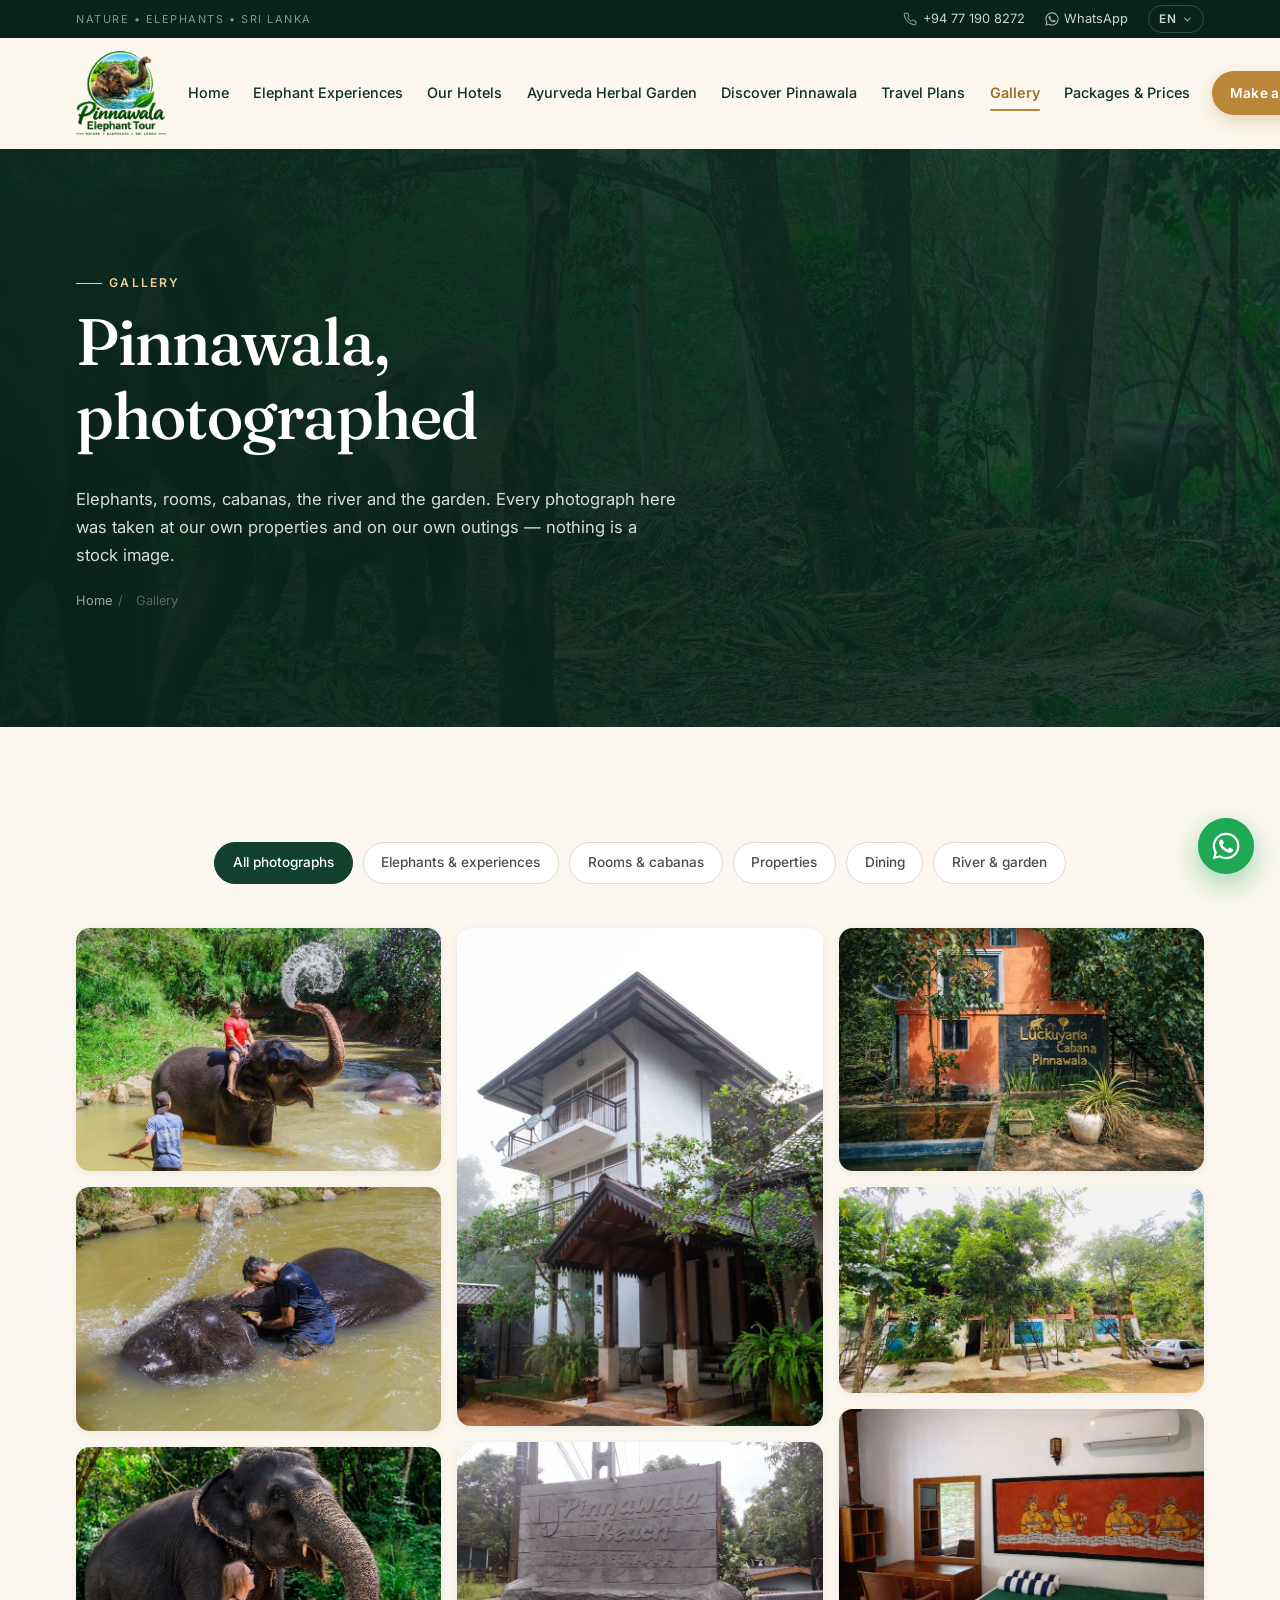
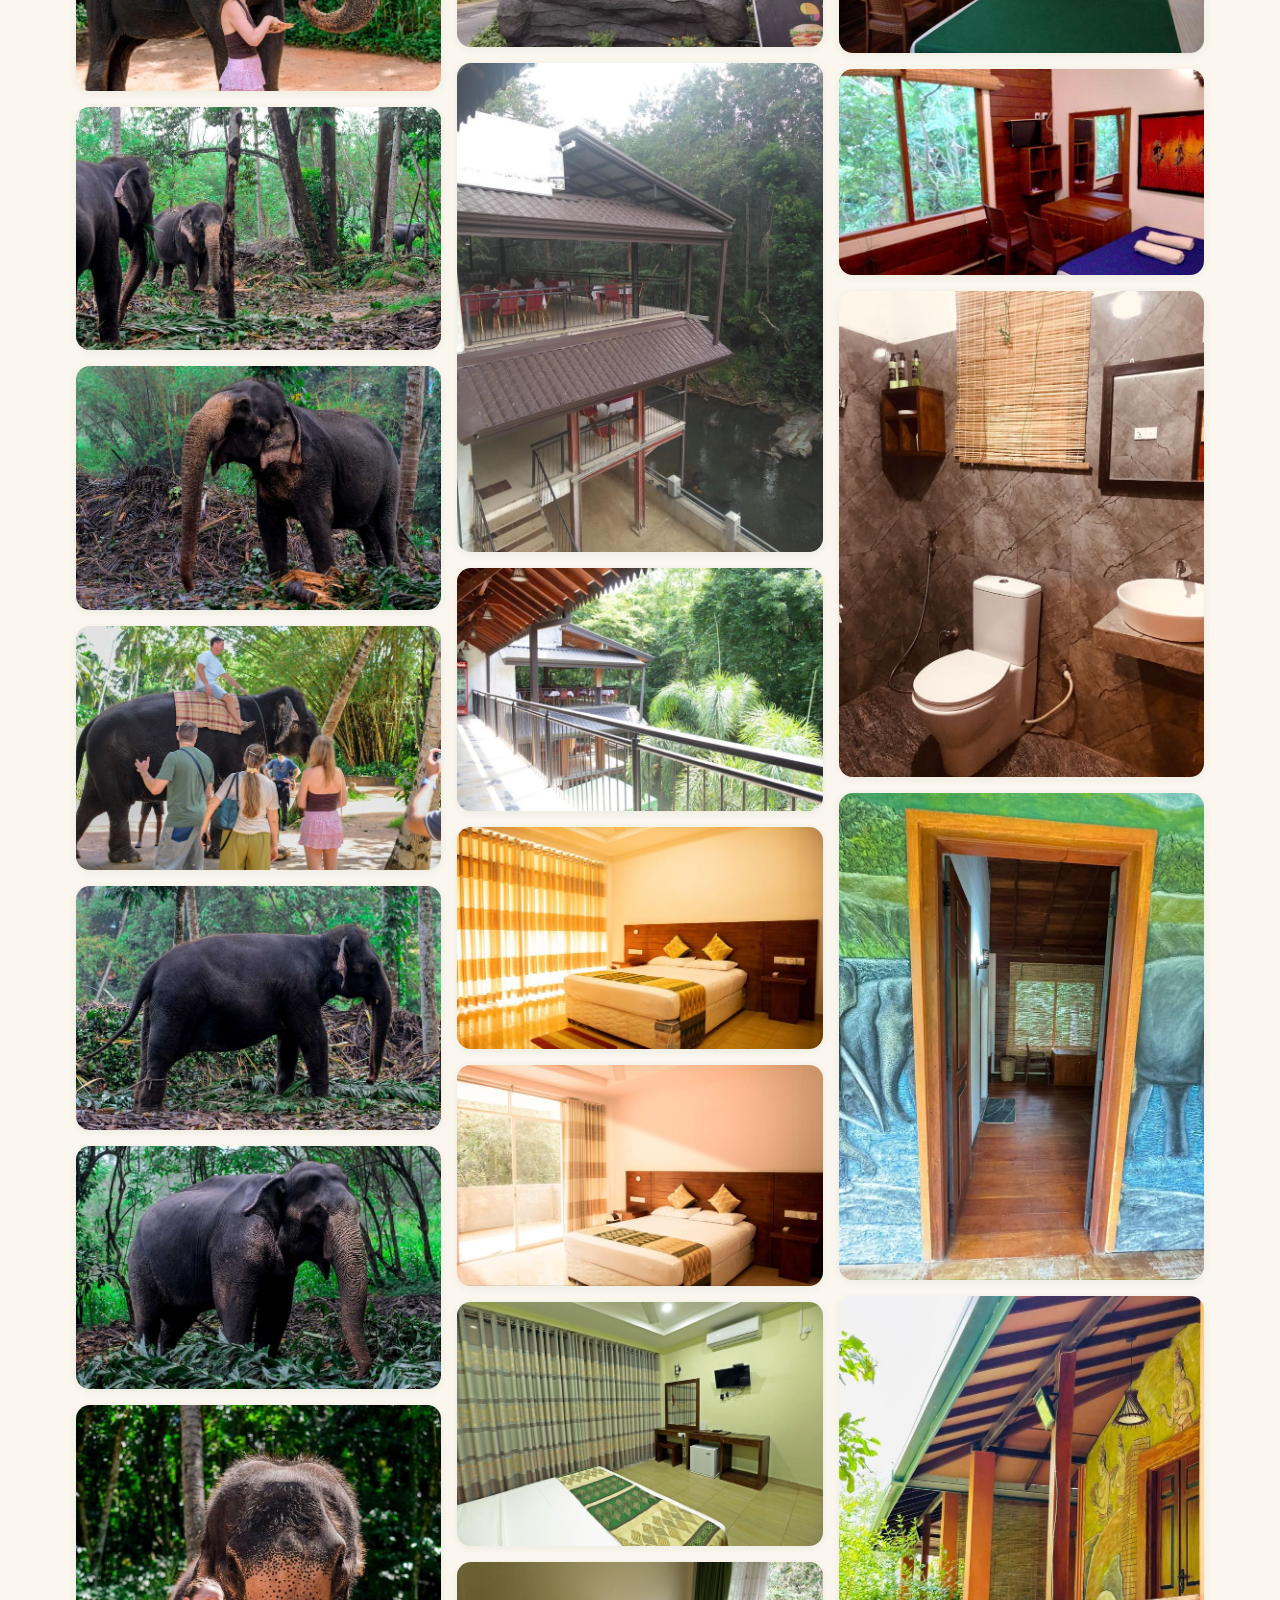
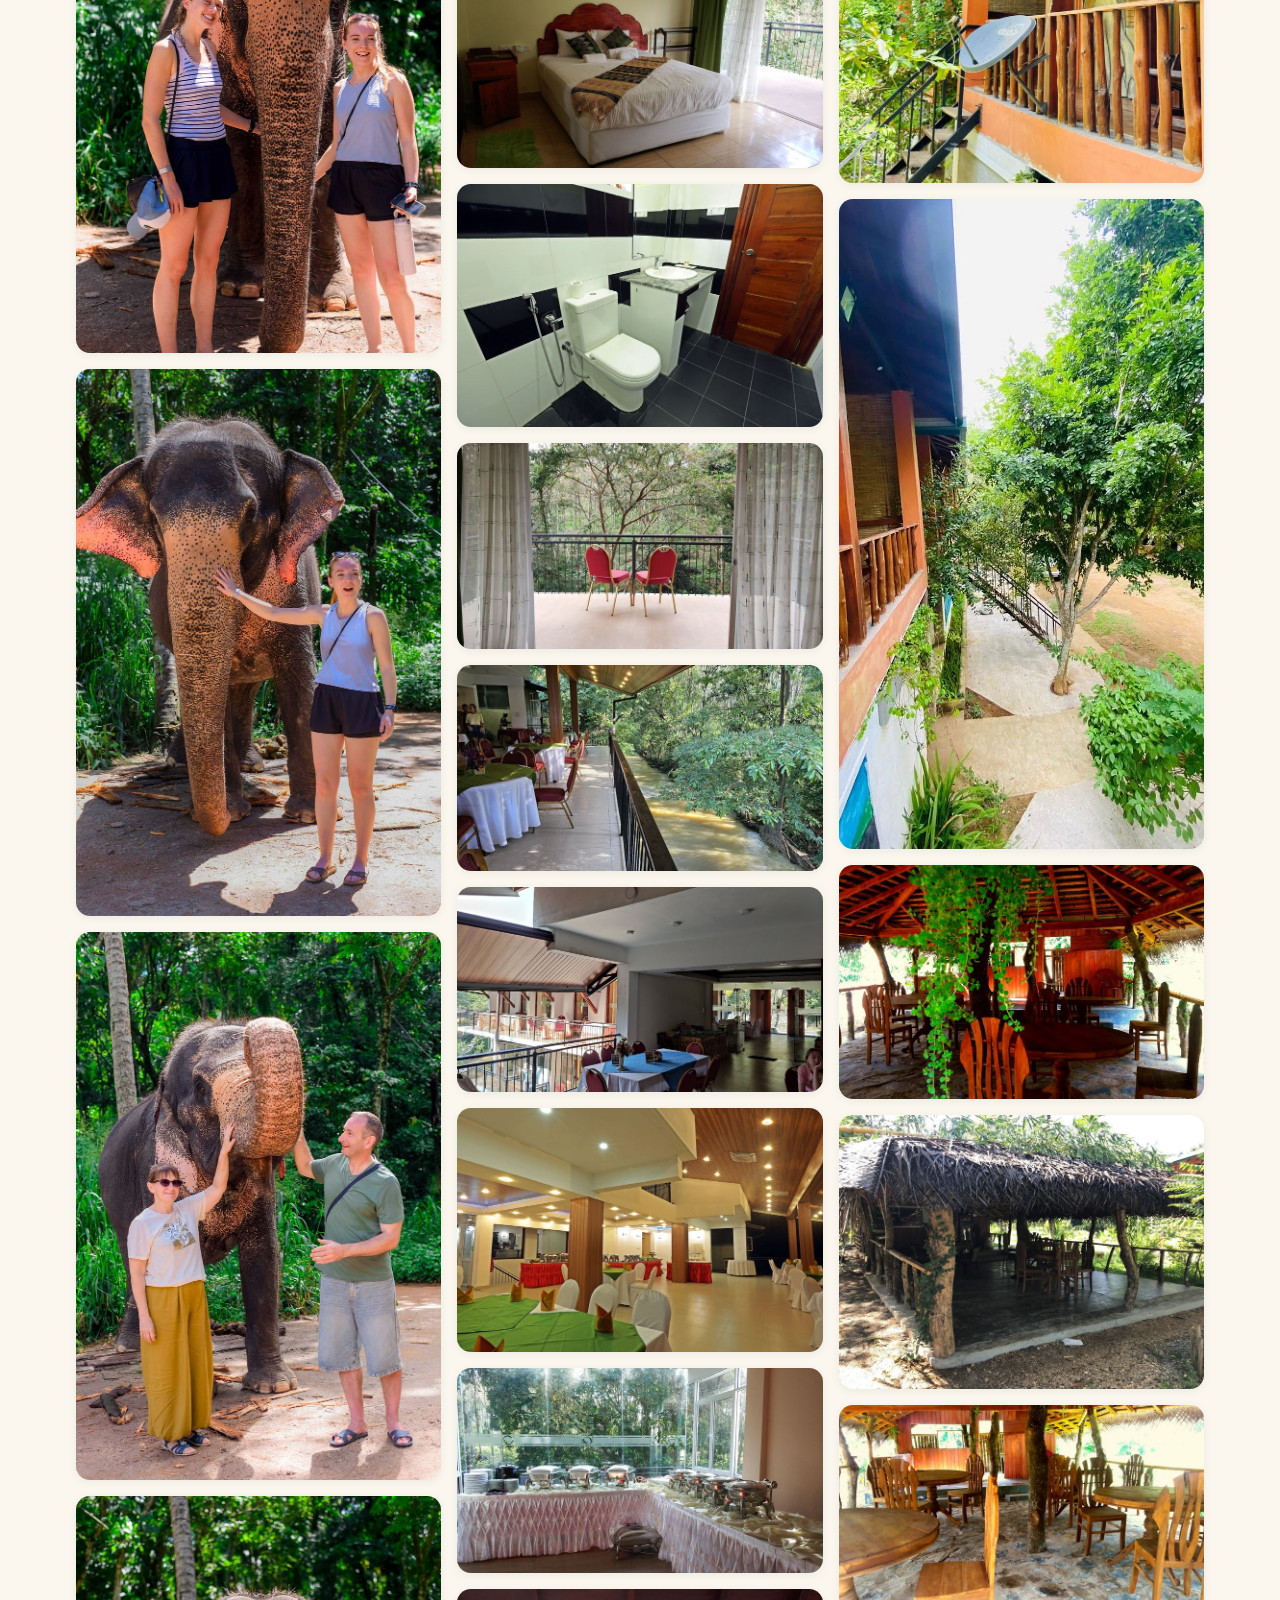
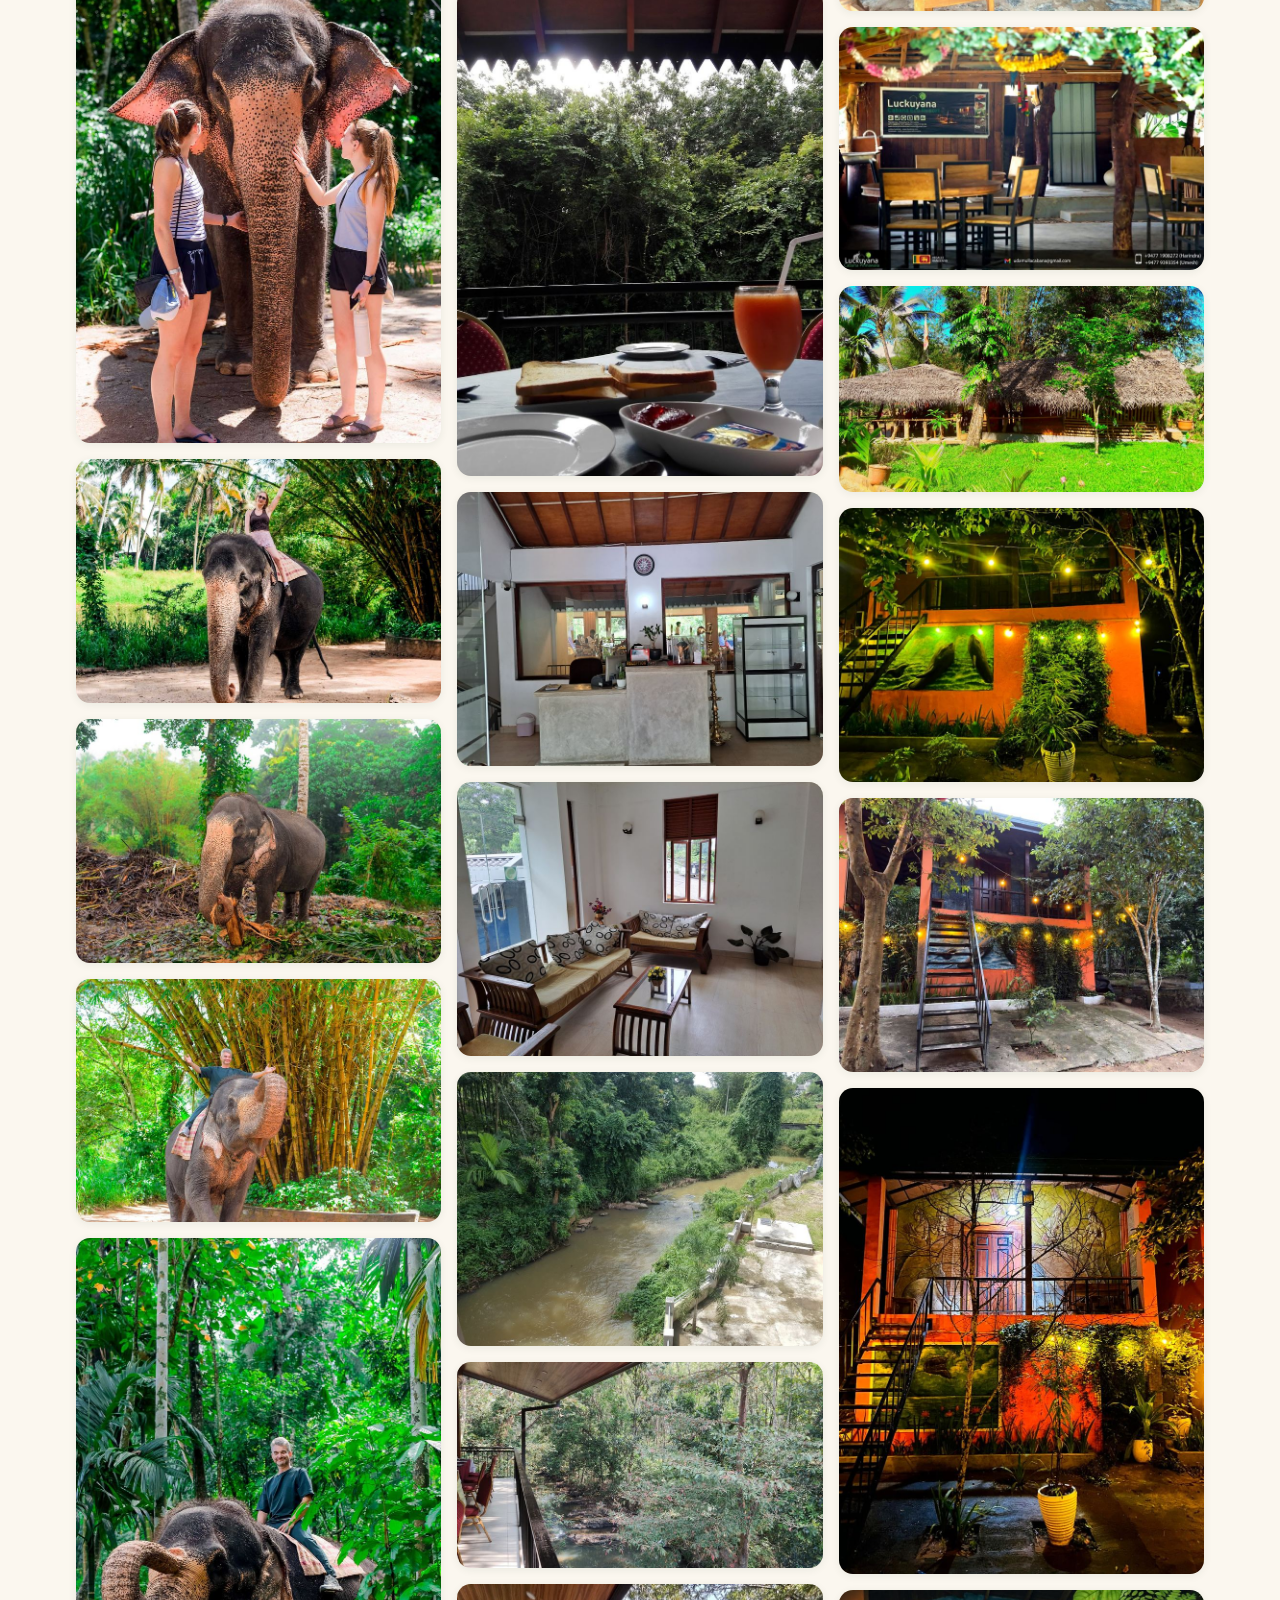
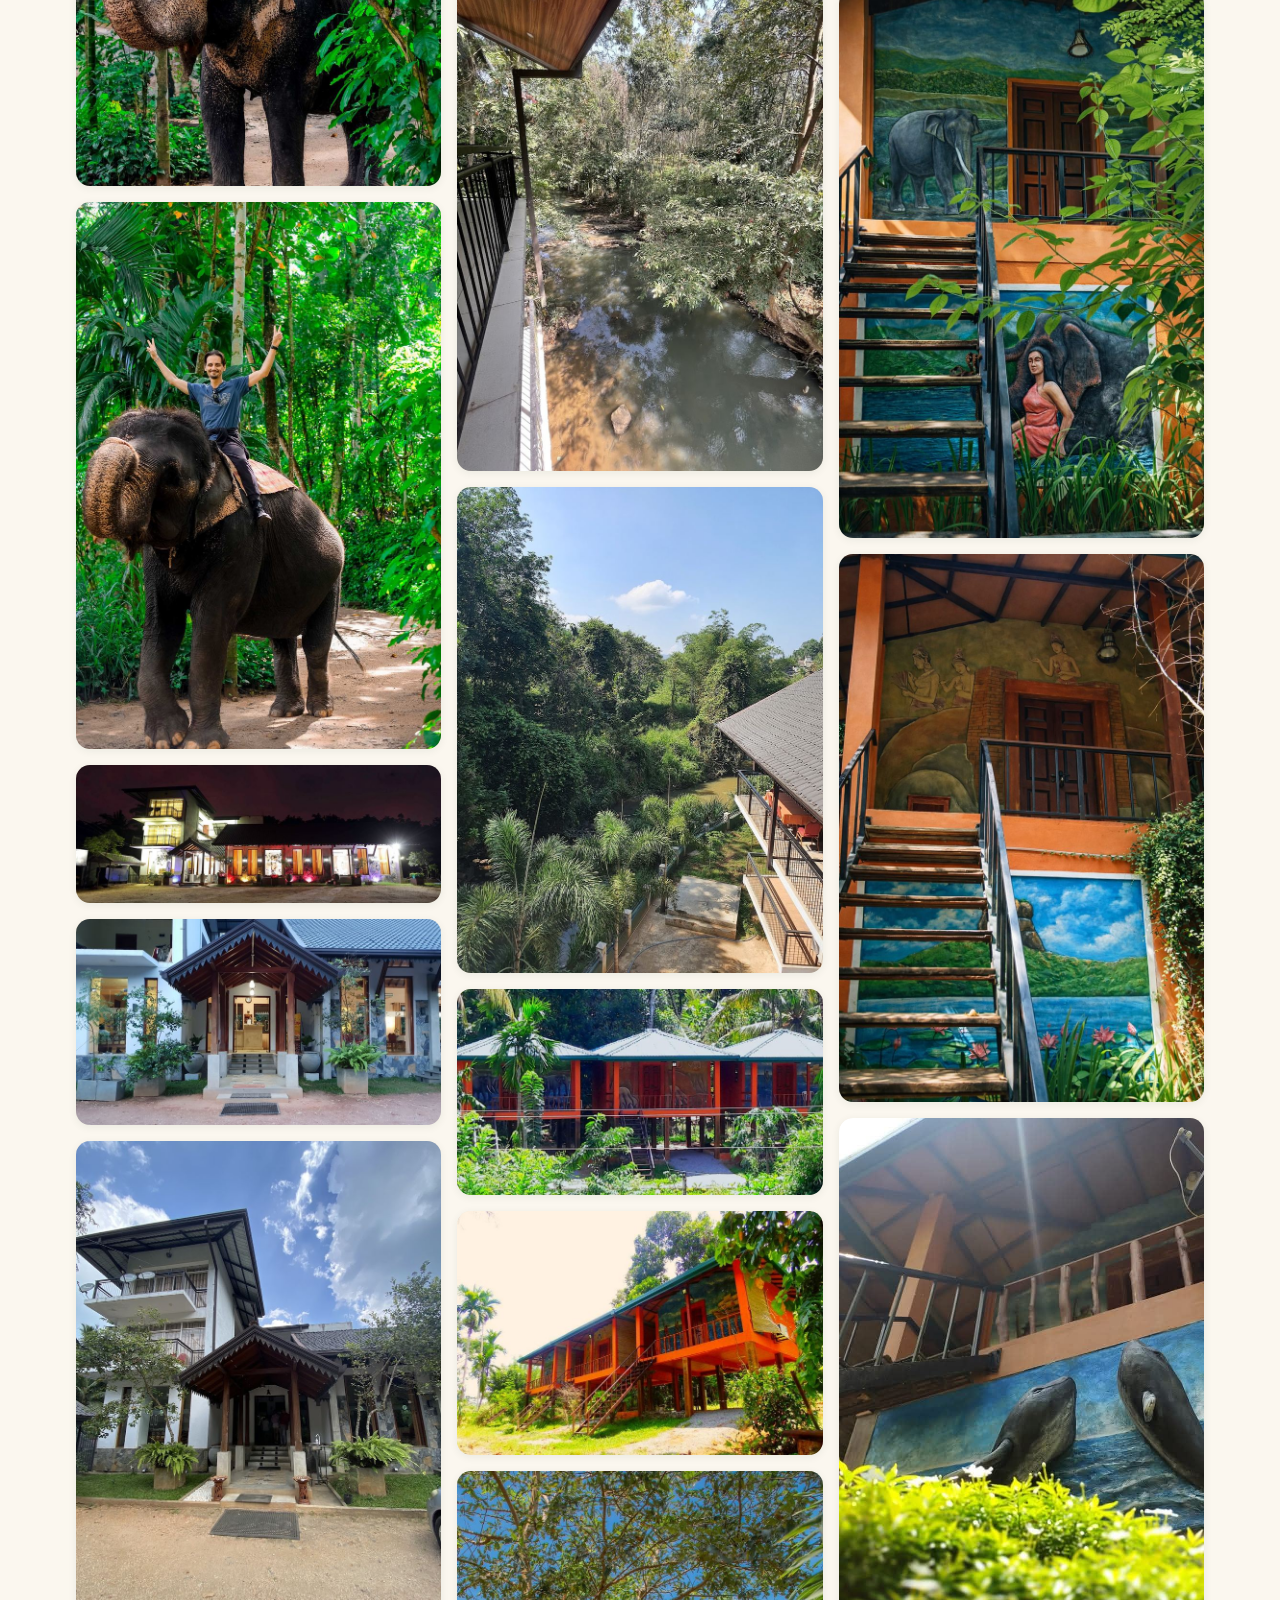
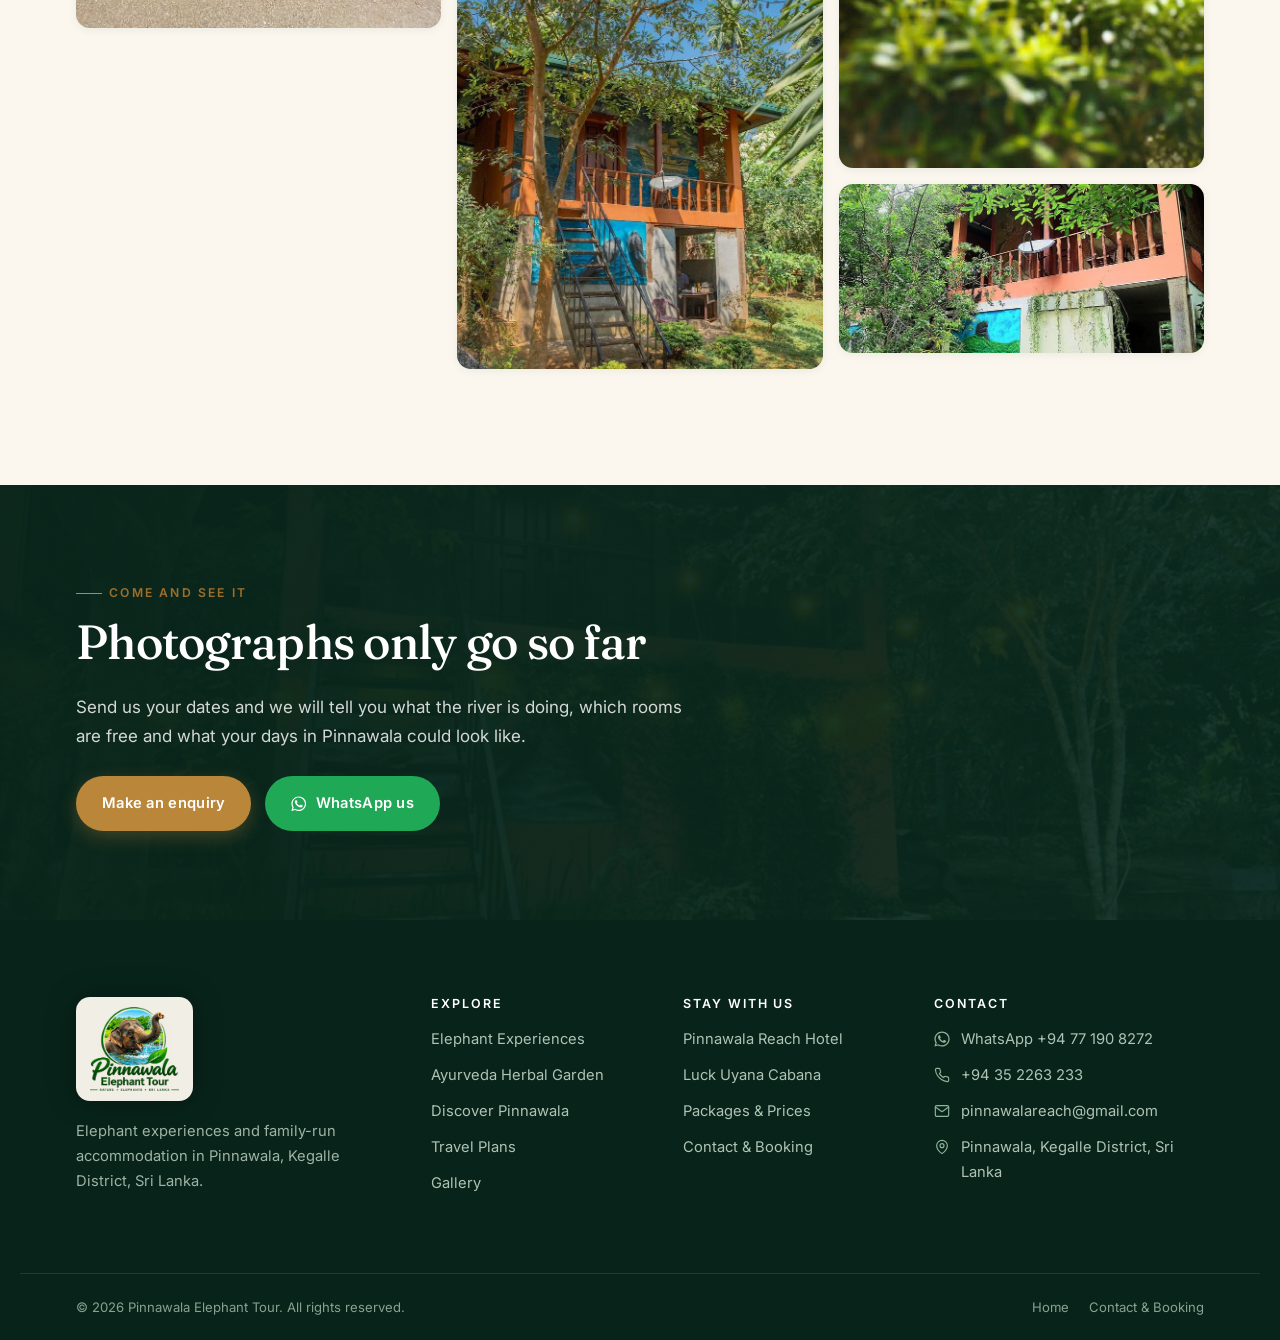
<file: gallery.html>
<!DOCTYPE html>
<html lang="en">
<head>
<meta charset="utf-8">
<meta name="viewport" content="width=device-width, initial-scale=1">
<title>Gallery | Elephants, Rooms & Cabanas in Pinnawala, Sri Lanka</title>
<meta name="description" content="Photographs of the Pinnawala elephants, Pinnawala Reach Hotel, Luck Uyana Cabana, the Ma Oya river and the jungle garden. All taken at our own properties.">
<link rel="canonical" href="https://pinnawalaelephanttour.com/gallery.html">
<meta property="og:type" content="website">
<meta property="og:title" content="Gallery | Elephants, Rooms & Cabanas in Pinnawala, Sri Lanka">
<meta property="og:description" content="Photographs of the Pinnawala elephants, Pinnawala Reach Hotel, Luck Uyana Cabana, the Ma Oya river and the jungle garden. All taken at our own properties.">
<meta property="og:image" content="https://pinnawalaelephanttour.com/media/photos/elephant-mother-and-calf.jpg">
<meta property="og:url" content="https://pinnawalaelephanttour.com/gallery.html">
<meta name="twitter:card" content="summary_large_image">
<meta name="theme-color" content="#0D3225">
<link rel="icon" href="favicon.ico" sizes="any">
<link rel="apple-touch-icon" href="media/apple-touch-icon.png">
<link rel="preconnect" href="https://fonts.googleapis.com">
<link rel="preconnect" href="https://fonts.gstatic.com" crossorigin>
<link href="https://fonts.googleapis.com/css2?family=Fraunces:opsz,wght@9..144,300;9..144,400;9..144,500;9..144,600&family=Inter:wght@400;500;600&display=swap" rel="stylesheet">
<link rel="stylesheet" href="css/style.css">
</head>
<body>
<a class="skip-link" href="#main">Skip to content</a>

<!-- ============================ icon sprite ============================ -->
<svg width="0" height="0" style="position:absolute" aria-hidden="true" focusable="false"><defs>
<g id="i" fill="none" stroke="currentColor" stroke-width="1.7" stroke-linecap="round" stroke-linejoin="round"></g>
</defs>
<symbol id="ic-phone" viewBox="0 0 24 24" fill="none" stroke="currentColor" stroke-width="1.7" stroke-linecap="round" stroke-linejoin="round"><path d="M22 16.92v3a2 2 0 0 1-2.18 2 19.8 19.8 0 0 1-8.63-3.07 19.5 19.5 0 0 1-6-6A19.8 19.8 0 0 1 2.12 4.2 2 2 0 0 1 4.11 2h3a2 2 0 0 1 2 1.72c.13.96.36 1.9.68 2.81a2 2 0 0 1-.45 2.11L8.09 9.91a16 16 0 0 0 6 6l1.27-1.27a2 2 0 0 1 2.11-.45c.91.32 1.85.55 2.81.68A2 2 0 0 1 22 16.92Z"/></symbol>
<symbol id="ic-mail" viewBox="0 0 24 24" fill="none" stroke="currentColor" stroke-width="1.7" stroke-linecap="round" stroke-linejoin="round"><rect x="2" y="4" width="20" height="16" rx="2"/><path d="m22 6-10 7L2 6"/></symbol>
<symbol id="ic-pin" viewBox="0 0 24 24" fill="none" stroke="currentColor" stroke-width="1.7" stroke-linecap="round" stroke-linejoin="round"><path d="M20 10c0 6-8 12-8 12s-8-6-8-12a8 8 0 0 1 16 0Z"/><circle cx="12" cy="10" r="3"/></symbol>
<symbol id="ic-wa" viewBox="0 0 24 24" fill="currentColor"><path d="M17.47 14.38c-.3-.15-1.75-.86-2.02-.96-.27-.1-.47-.15-.67.15-.2.3-.77.96-.94 1.16-.17.2-.35.22-.64.07-.3-.15-1.25-.46-2.38-1.47-.88-.78-1.47-1.76-1.64-2.05-.17-.3-.02-.46.13-.6.13-.14.3-.35.45-.52.15-.17.2-.3.3-.5.1-.2.05-.37-.02-.52-.08-.15-.67-1.6-.92-2.2-.24-.58-.49-.5-.67-.51l-.57-.01c-.2 0-.52.07-.8.37s-1.05 1.02-1.05 2.5 1.08 2.9 1.23 3.1c.15.2 2.12 3.24 5.14 4.54.72.31 1.28.5 1.71.63.72.23 1.37.2 1.89.12.58-.09 1.75-.72 2-1.41.25-.69.25-1.29.17-1.41-.07-.13-.27-.2-.57-.35M12.04 21.5h-.01a9.5 9.5 0 0 1-4.82-1.32l-.35-.2-3.58.93.96-3.49-.23-.36a9.47 9.47 0 0 1-1.45-5.05c0-5.23 4.26-9.49 9.5-9.49a9.44 9.44 0 0 1 6.71 2.79 9.4 9.4 0 0 1 2.78 6.71c0 5.23-4.26 9.48-9.5 9.48m8.08-17.57A11.4 11.4 0 0 0 12.04.6C5.76.6.65 5.71.65 11.99c0 2 .53 3.96 1.52 5.69L.56 23.4l5.86-1.54a11.4 11.4 0 0 0 5.62 1.43h.01c6.28 0 11.39-5.11 11.4-11.39a11.33 11.33 0 0 0-3.33-8.07"/></symbol>
<symbol id="ic-chev" viewBox="0 0 24 24" fill="none" stroke="currentColor" stroke-width="2.2" stroke-linecap="round" stroke-linejoin="round"><path d="m6 9 6 6 6-6"/></symbol>
<symbol id="ic-left" viewBox="0 0 24 24" fill="none" stroke="currentColor" stroke-width="1.8" stroke-linecap="round" stroke-linejoin="round"><path d="M19 12H5m7 7-7-7 7-7"/></symbol>
<symbol id="ic-right" viewBox="0 0 24 24" fill="none" stroke="currentColor" stroke-width="1.8" stroke-linecap="round" stroke-linejoin="round"><path d="M5 12h14m-7-7 7 7-7 7"/></symbol>
<symbol id="ic-close" viewBox="0 0 24 24" fill="none" stroke="currentColor" stroke-width="1.8" stroke-linecap="round"><path d="M18 6 6 18M6 6l12 12"/></symbol>
<symbol id="ic-check" viewBox="0 0 24 24" fill="none" stroke="currentColor" stroke-width="2.2" stroke-linecap="round" stroke-linejoin="round"><path d="M20 6 9 17l-5-5"/></symbol>
<symbol id="ic-wifi" viewBox="0 0 24 24" fill="none" stroke="currentColor" stroke-width="1.7" stroke-linecap="round" stroke-linejoin="round"><path d="M5 12.55a11 11 0 0 1 14.08 0M1.42 9a16 16 0 0 1 21.16 0M8.53 16.11a6 6 0 0 1 6.95 0M12 20h.01"/></symbol>
<symbol id="ic-ac" viewBox="0 0 24 24" fill="none" stroke="currentColor" stroke-width="1.7" stroke-linecap="round" stroke-linejoin="round"><path d="M17.7 7.7a2.5 2.5 0 1 1 1.8 4.3H2M9.6 4.6A2 2 0 1 1 11 8H2m10.6 11.4A2 2 0 1 0 14 16H2"/></symbol>
<symbol id="ic-bed" viewBox="0 0 24 24" fill="none" stroke="currentColor" stroke-width="1.7" stroke-linecap="round" stroke-linejoin="round"><path d="M3 7v12M3 12h18v7M21 19v-7a3 3 0 0 0-3-3h-6v3"/><circle cx="7.5" cy="11" r="1.6"/></symbol>
<symbol id="ic-bath" viewBox="0 0 24 24" fill="none" stroke="currentColor" stroke-width="1.7" stroke-linecap="round" stroke-linejoin="round"><path d="M12 22a7 7 0 0 0 7-7c0-2-1-3.9-3-5.5S12.5 5.5 12 3c-.5 2.5-2 4.9-4 6.5S5 13 5 15a7 7 0 0 0 7 7Z"/></symbol>
<symbol id="ic-tv" viewBox="0 0 24 24" fill="none" stroke="currentColor" stroke-width="1.7" stroke-linecap="round" stroke-linejoin="round"><rect x="2" y="7" width="20" height="13" rx="2"/><path d="m17 2-5 5-5-5"/></symbol>
<symbol id="ic-car" viewBox="0 0 24 24" fill="none" stroke="currentColor" stroke-width="1.7" stroke-linecap="round" stroke-linejoin="round"><path d="M5 17H3v-5l2-5h14l2 5v5h-2M5 12h14"/><circle cx="7" cy="17" r="2"/><circle cx="17" cy="17" r="2"/></symbol>
<symbol id="ic-train" viewBox="0 0 24 24" fill="none" stroke="currentColor" stroke-width="1.7" stroke-linecap="round" stroke-linejoin="round"><rect x="4" y="3" width="16" height="13" rx="2"/><path d="M4 11h16M8 19l-2 3M16 19l2 3M8 16h.01M16 16h.01"/></symbol>
<symbol id="ic-plane" viewBox="0 0 24 24" fill="none" stroke="currentColor" stroke-width="1.7" stroke-linecap="round" stroke-linejoin="round"><path d="M17.8 19.2 16 11l3.5-3.5C21 6 21.5 4 21 3c-1-.5-3 0-4.5 1.5L13 8 4.8 6.2c-.5-.1-.9.1-1.1.5l-.3.5c-.2.5-.1 1 .3 1.3L9 12l-2 3H4l-1 1 3 2 2 3 1-1v-3l3-2 3.5 5.3c.3.4.8.5 1.3.3l.4-.2c.5-.2.7-.6.6-1.1Z"/></symbol>
<symbol id="ic-leaf" viewBox="0 0 24 24" fill="none" stroke="currentColor" stroke-width="1.7" stroke-linecap="round" stroke-linejoin="round"><path d="M11 20A7 7 0 0 1 9.8 6.1C15.5 5 17 4.5 19 2c1 2 2 4.2 2 8 0 5.5-4.8 10-10 10Z"/><path d="M2 21c0-3 1.9-5.4 5.1-6"/></symbol>
<symbol id="ic-waves" viewBox="0 0 24 24" fill="none" stroke="currentColor" stroke-width="1.7" stroke-linecap="round" stroke-linejoin="round"><path d="M2 6c.6.5 1.2 1 2.5 1C7 7 7 5 9.5 5s2.5 2 5 2 2.5-2 5-2c1.3 0 1.9.5 2.5 1M2 12c.6.5 1.2 1 2.5 1C7 13 7 11 9.5 11s2.5 2 5 2 2.5-2 5-2c1.3 0 1.9.5 2.5 1M2 18c.6.5 1.2 1 2.5 1 2.5 0 2.5-2 5-2s2.5 2 5 2 2.5-2 5-2c1.3 0 1.9.5 2.5 1"/></symbol>
<symbol id="ic-dine" viewBox="0 0 24 24" fill="none" stroke="currentColor" stroke-width="1.7" stroke-linecap="round" stroke-linejoin="round"><path d="M3 2v7a2 2 0 0 0 2 2h1a2 2 0 0 0 2-2V2M5.5 2v9M21 15V2a5 5 0 0 0-3 9v11"/></symbol>
<symbol id="ic-camera" viewBox="0 0 24 24" fill="none" stroke="currentColor" stroke-width="1.7" stroke-linecap="round" stroke-linejoin="round"><path d="M14.5 4h-5L7 7H4a2 2 0 0 0-2 2v9a2 2 0 0 0 2 2h16a2 2 0 0 0 2-2V9a2 2 0 0 0-2-2h-3l-2.5-3Z"/><circle cx="12" cy="13" r="3.2"/></symbol>
<symbol id="ic-users" viewBox="0 0 24 24" fill="none" stroke="currentColor" stroke-width="1.7" stroke-linecap="round" stroke-linejoin="round"><path d="M16 21v-2a4 4 0 0 0-4-4H6a4 4 0 0 0-4 4v2"/><circle cx="9" cy="7" r="4"/><path d="M22 21v-2a4 4 0 0 0-3-3.9M16 3.1a4 4 0 0 1 0 7.8"/></symbol>
<symbol id="ic-info" viewBox="0 0 24 24" fill="none" stroke="currentColor" stroke-width="1.7" stroke-linecap="round" stroke-linejoin="round"><circle cx="12" cy="12" r="10"/><path d="M12 16v-4.5M12 8h.01"/></symbol>
<symbol id="ic-clock" viewBox="0 0 24 24" fill="none" stroke="currentColor" stroke-width="1.7" stroke-linecap="round" stroke-linejoin="round"><circle cx="12" cy="12" r="10"/><path d="M12 6.5V12l3.5 2"/></symbol>
<symbol id="ic-park" viewBox="0 0 24 24" fill="none" stroke="currentColor" stroke-width="1.7" stroke-linecap="round" stroke-linejoin="round"><rect x="3" y="3" width="18" height="18" rx="3"/><path d="M9 17V8h3.5a2.8 2.8 0 0 1 0 5.6H9"/></symbol>
</svg>

<!-- ================================ top bar ================================ -->
<div class="topbar">
  <div class="wrap topbar__inner">
    <span class="topbar__tag" data-i18n="top.tagline">Nature • Elephants • Sri Lanka</span>
    <div class="topbar__contact">
      <a href="tel:+94771908272"><svg><use href="#ic-phone"></use></svg>+94 77 190 8272</a>
      <a href="https://wa.me/94771908272" target="_blank" rel="noopener"><svg><use href="#ic-wa"></use></svg>WhatsApp</a>
      <div class="lang" data-open="false">
        <button type="button" class="lang__btn" aria-expanded="false" aria-haspopup="true" data-i18n-attr="aria-label:top.lang">
          <span data-lang-label>EN</span><svg><use href="#ic-chev"></use></svg>
        </button>
        <div class="lang__menu" role="menu">
          <button type="button" role="menuitem" data-set-lang="en" aria-current="true">English</button>
          <button type="button" role="menuitem" data-set-lang="ru" aria-current="false">Русский</button>
          <button type="button" role="menuitem" data-set-lang="de" aria-current="false">Deutsch</button>
        </div>
      </div>
    </div>
  </div>
</div>

<!-- ================================= header ================================ -->
<header class="header">
  <div class="wrap header__inner">
    <a class="brand" href="index.html" aria-label="Pinnawala Elephant Tour — home">
      <img src="media/logo.png" alt="Pinnawala Elephant Tour" width="440" height="414">
    </a>

    <nav class="nav" id="site-nav" aria-label="Main">
      <a href="index.html" data-i18n="nav.home">Home</a>
      <a href="elephant-experiences.html" data-i18n="nav.experiences">Elephant Experiences</a>
      <a href="hotels.html" data-i18n="nav.hotels">Our Hotels</a>
      <a href="ayurveda-herbal-garden.html" data-i18n="nav.garden">Ayurveda Herbal Garden</a>
      <a href="discover-pinnawala.html" data-i18n="nav.discover">Discover Pinnawala</a>
      <a href="travel-plans.html" data-i18n="nav.travel">Travel Plans</a>
      <a href="gallery.html" aria-current="page" data-i18n="nav.gallery">Gallery</a>
      <a href="packages.html" data-i18n="nav.packages">Packages &amp; Prices</a>
      <div class="nav__mobile-cta">
        <a class="btn btn--primary" href="contact.html" data-i18n="cta.enquire">Make an enquiry</a>
        <a class="btn btn--wa" href="https://wa.me/94771908272" target="_blank" rel="noopener"><svg><use href="#ic-wa"></use></svg><span data-i18n="cta.whatsapp">WhatsApp us</span></a>
      </div>
    </nav>

    <div class="header__cta">
      <a class="btn btn--primary btn--sm" href="contact.html" data-i18n="cta.enquire">Make an enquiry</a>
      <button class="burger" type="button" aria-label="Menu" aria-expanded="false" aria-controls="site-nav"><span></span></button>
    </div>
  </div>
</header>
<div class="nav-scrim"></div>

<main id="main">
<section class="pagehero">
  <div class="pagehero__bg">
    <img src="media/photos/elephant-mother-and-calf.jpg" alt="" aria-hidden="true" width="1500" height="1000">
  </div>
  <div class="wrap">
    <span class="eyebrow" data-i18n="nav.gallery">Gallery</span>
    <h1>Pinnawala, photographed</h1>
    <p class="lede">Elephants, rooms, cabanas, the river and the garden. Every photograph here was taken at our own properties and on our own outings — nothing is a stock image.</p>
    <p class="crumbs"><a href="index.html" data-i18n="nav.home">Home</a><span>/</span><span data-i18n="nav.gallery">Gallery</span></p>
  </div>
</section>

<section class="section section--cream">
  <div class="wrap">
    <div class="filters" role="group" aria-label="Filter photographs by subject">
      <button type="button" data-filter="all" aria-pressed="true">All photographs</button>
      <button type="button" data-filter="elephants" aria-pressed="false">Elephants &amp; experiences</button>
      <button type="button" data-filter="rooms" aria-pressed="false">Rooms &amp; cabanas</button>
      <button type="button" data-filter="exterior" aria-pressed="false">Properties</button>
      <button type="button" data-filter="dining" aria-pressed="false">Dining</button>
      <button type="button" data-filter="nature" aria-pressed="false">River &amp; garden</button>
    </div>

    <div class="masonry" data-lightbox>

      <!-- Elephants & experiences -->
      <figure data-cat="elephants"><img src="media/photos/elephant-spraying-water-t.jpg" data-full="media/photos/elephant-spraying-water.jpg" alt="An elephant standing in the Ma Oya river throwing a high plume of water over its back" loading="lazy" width="760" height="507"><figcaption>Bath time in the Ma Oya</figcaption></figure>
      <figure data-cat="elephants"><img src="media/photos/elephant-river-bath-mahout-t.jpg" data-full="media/photos/elephant-river-bath-mahout.jpg" alt="A mahout scrubbing an elephant lying in the shallow water of the river" loading="lazy" width="760" height="507"><figcaption>Washing down at the river</figcaption></figure>
      <figure data-cat="elephants"><img src="media/photos/elephant-greeting-visitor-t.jpg" data-full="media/photos/elephant-greeting-visitor.jpg" alt="A tusked elephant lowering its head and curling its trunk towards a visitor" loading="lazy" width="760" height="507"><figcaption>A supervised meeting</figcaption></figure>
      <figure data-cat="elephants"><img src="media/photos/elephant-mother-and-calf-t.jpg" data-full="media/photos/elephant-mother-and-calf.jpg" alt="An adult elephant and a calf feeding together beneath tall jungle trees" loading="lazy" width="760" height="507"><figcaption>Mother and calf</figcaption></figure>
      <figure data-cat="elephants"><img src="media/photos/elephant-trunk-close-t.jpg" data-full="media/photos/elephant-trunk-close.jpg" alt="Close view of an elephant reaching down with its trunk among cut palm fronds" loading="lazy" width="760" height="507"><figcaption>Feeding in the shade</figcaption></figure>
      <figure data-cat="elephants"><img src="media/photos/elephant-walk-with-visitors-t.jpg" data-full="media/photos/elephant-walk-with-visitors.jpg" alt="Visitors walking behind an elephant and its mahout on a shaded sandy track" loading="lazy" width="760" height="507"><figcaption>Walking the jungle paths</figcaption></figure>
      <figure data-cat="elephants"><img src="media/photos/elephant-profile-jungle-t.jpg" data-full="media/photos/elephant-profile-jungle.jpg" alt="An elephant in profile standing among dense green jungle foliage" loading="lazy" width="760" height="507"><figcaption>Half-hidden in the green</figcaption></figure>
      <figure data-cat="elephants"><img src="media/photos/elephant-feeding-jungle-t.jpg" data-full="media/photos/elephant-feeding-jungle.jpg" alt="An elephant feeding on a pile of cut greenery in a jungle clearing" loading="lazy" width="760" height="507"><figcaption>Feeding time</figcaption></figure>
      <figure data-cat="elephants"><img src="media/photos/visitors-elephant-portrait-t.jpg" data-full="media/photos/visitors-elephant-portrait.jpg" alt="Two visitors standing either side of an elephant's head on a forest track" loading="lazy" width="760" height="1139"><figcaption>A photograph to take home</figcaption></figure>
      <figure data-cat="elephants"><img src="media/photos/visitor-elephant-trunk-t.jpg" data-full="media/photos/visitor-elephant-trunk.jpg" alt="A visitor reaching up to touch the trunk of a large elephant" loading="lazy" width="760" height="1139"><figcaption>Trunk to hand</figcaption></figure>
      <figure data-cat="elephants"><img src="media/photos/visitors-with-elephant-t.jpg" data-full="media/photos/visitors-with-elephant.jpg" alt="A couple standing beside an elephant that is lifting its trunk above them" loading="lazy" width="760" height="1139"><figcaption>Side by side</figcaption></figure>
      <figure data-cat="elephants"><img src="media/photos/visitors-elephant-meeting-t.jpg" data-full="media/photos/visitors-elephant-meeting.jpg" alt="Two visitors standing with an elephant on a sunlit path through the trees" loading="lazy" width="760" height="1139"><figcaption>Meeting the herd</figcaption></figure>
      <figure data-cat="elephants nature"><img src="media/photos/elephant-palm-grove-t.jpg" data-full="media/photos/elephant-palm-grove.jpg" alt="An elephant walking a path beside a palm grove and open grassland" loading="lazy" width="760" height="507"><figcaption>Through the palm groves</figcaption></figure>
      <figure data-cat="elephants nature"><img src="media/photos/elephant-forest-clearing-t.jpg" data-full="media/photos/elephant-forest-clearing.jpg" alt="An elephant standing alone in a forest clearing surrounded by bamboo" loading="lazy" width="760" height="507"><figcaption>A quiet clearing</figcaption></figure>
      <figure data-cat="elephants"><img src="media/photos/elephant-bamboo-grove-t.jpg" data-full="media/photos/elephant-bamboo-grove.jpg" alt="An elephant standing beside a tall stand of golden bamboo" loading="lazy" width="760" height="507"><figcaption>Beside the bamboo</figcaption></figure>
      <figure data-cat="elephants"><img src="media/photos/elephant-jungle-path-t.jpg" data-full="media/photos/elephant-jungle-path.jpg" alt="An elephant on a jungle path with dense foliage all around" loading="lazy" width="760" height="1139"><figcaption>On the jungle path</figcaption></figure>
      <figure data-cat="elephants"><img src="media/photos/elephant-riverside-track-t.jpg" data-full="media/photos/elephant-riverside-track.jpg" alt="An elephant on a track between trees close to the river" loading="lazy" width="760" height="1139"><figcaption>Heading for the water</figcaption></figure>

      <!-- Pinnawala Reach — exterior -->
      <figure data-cat="exterior"><img src="media/photos/reach-exterior-night-t.jpg" data-full="media/photos/reach-exterior-night.jpg" alt="Pinnawala Reach Hotel lit at dusk with light spilling from the restaurant windows" loading="lazy" width="760" height="286"><figcaption>Pinnawala Reach at dusk</figcaption></figure>
      <figure data-cat="exterior"><img src="media/photos/reach-exterior-entrance-t.jpg" data-full="media/photos/reach-exterior-entrance.jpg" alt="The timber-framed entrance portico of Pinnawala Reach Hotel with potted ferns" loading="lazy" width="760" height="428"><figcaption>The entrance</figcaption></figure>
      <figure data-cat="exterior"><img src="media/photos/reach-exterior-portico-t.jpg" data-full="media/photos/reach-exterior-portico.jpg" alt="The pitched timber entrance canopy of the hotel against a blue sky" loading="lazy" width="760" height="1013"><figcaption>Timber portico</figcaption></figure>
      <figure data-cat="exterior"><img src="media/photos/reach-exterior-garden-t.jpg" data-full="media/photos/reach-exterior-garden.jpg" alt="The hotel building seen from the garden with planting in the foreground" loading="lazy" width="760" height="1037"><figcaption>From the garden</figcaption></figure>
      <figure data-cat="exterior"><img src="media/photos/reach-signage-t.jpg" data-full="media/photos/reach-signage.jpg" alt="The carved stone sign at the roadside entrance to Pinnawala Reach Hotel and Restaurant" loading="lazy" width="760" height="427"><figcaption>At the roadside</figcaption></figure>
      <figure data-cat="exterior nature"><img src="media/photos/reach-terrace-over-river-t.jpg" data-full="media/photos/reach-terrace-over-river.jpg" alt="The hotel terrace built out over the river with jungle rising on the far bank" loading="lazy" width="760" height="1016"><figcaption>Above the water</figcaption></figure>
      <figure data-cat="exterior nature"><img src="media/photos/reach-garden-walkway-t.jpg" data-full="media/photos/reach-garden-walkway.jpg" alt="A covered walkway along the riverbank beside the hotel" loading="lazy" width="760" height="506"><figcaption>Riverside walkway</figcaption></figure>

      <!-- Pinnawala Reach — rooms -->
      <figure data-cat="rooms"><img src="media/photos/reach-room-double-t.jpg" data-full="media/photos/reach-room-double.jpg" alt="Double room with a carved timber headboard and tall patterned curtains" loading="lazy" width="760" height="461"><figcaption>Double room</figcaption></figure>
      <figure data-cat="rooms"><img src="media/photos/reach-room-twin-t.jpg" data-full="media/photos/reach-room-twin.jpg" alt="A bright hotel room with a large window overlooking greenery" loading="lazy" width="760" height="461"><figcaption>Room with a garden view</figcaption></figure>
      <figure data-cat="rooms"><img src="media/photos/reach-room-garden-view-t.jpg" data-full="media/photos/reach-room-garden-view.jpg" alt="Hotel room with twin beds, a desk, television and air conditioning" loading="lazy" width="760" height="507"><figcaption>Desk and television</figcaption></figure>
      <figure data-cat="rooms"><img src="media/photos/reach-room-balcony-t.jpg" data-full="media/photos/reach-room-balcony.jpg" alt="Hotel room with wide glazed doors opening onto a balcony" loading="lazy" width="760" height="428"><figcaption>Balcony room</figcaption></figure>
      <figure data-cat="rooms"><img src="media/photos/reach-bathroom-t.jpg" data-full="media/photos/reach-bathroom.jpg" alt="A tiled private bathroom with a glass screen and dark floor tiles" loading="lazy" width="760" height="507"><figcaption>Private bathroom</figcaption></figure>
      <figure data-cat="rooms"><img src="media/photos/reach-balcony-river-view-t.jpg" data-full="media/photos/reach-balcony-river-view.jpg" alt="Two red chairs on a balcony framed by curtains with trees beyond" loading="lazy" width="760" height="428"><figcaption>Your own balcony</figcaption></figure>

      <!-- Pinnawala Reach — dining -->
      <figure data-cat="dining"><img src="media/photos/reach-riverside-dining-t.jpg" data-full="media/photos/reach-riverside-dining.jpg" alt="White-clothed dining tables on the terrace beside the river" loading="lazy" width="760" height="428"><figcaption>Riverside dining</figcaption></figure>
      <figure data-cat="dining"><img src="media/photos/reach-restaurant-t.jpg" data-full="media/photos/reach-restaurant.jpg" alt="The restaurant with laid tables and windows along one wall" loading="lazy" width="760" height="427"><figcaption>The restaurant</figcaption></figure>
      <figure data-cat="dining"><img src="media/photos/reach-dining-hall-t.jpg" data-full="media/photos/reach-dining-hall.jpg" alt="A large dining hall set with round tables under a high ceiling" loading="lazy" width="760" height="507"><figcaption>The dining hall</figcaption></figure>
      <figure data-cat="dining"><img src="media/photos/reach-buffet-t.jpg" data-full="media/photos/reach-buffet.jpg" alt="A long buffet counter with covered chafing dishes beside a wall of windows" loading="lazy" width="760" height="428"><figcaption>Buffet service</figcaption></figure>
      <figure data-cat="dining"><img src="media/photos/reach-breakfast-terrace-t.jpg" data-full="media/photos/reach-breakfast-terrace.jpg" alt="Breakfast laid on a terrace table with a glass of juice and the jungle behind" loading="lazy" width="760" height="1013"><figcaption>Breakfast on the terrace</figcaption></figure>
      <figure data-cat="dining exterior"><img src="media/photos/reach-reception-t.jpg" data-full="media/photos/reach-reception.jpg" alt="Reception desk at Pinnawala Reach Hotel under a timber ceiling" loading="lazy" width="760" height="570"><figcaption>Reception</figcaption></figure>
      <figure data-cat="exterior"><img src="media/photos/reach-lounge-t.jpg" data-full="media/photos/reach-lounge.jpg" alt="A lounge seating area with timber sofas and cushions beside tall windows" loading="lazy" width="760" height="570"><figcaption>Lounge</figcaption></figure>

      <!-- River & jungle -->
      <figure data-cat="nature"><img src="media/photos/reach-ma-oya-river-t.jpg" data-full="media/photos/reach-ma-oya-river.jpg" alt="The Ma Oya river running past the hotel between banks of dense jungle" loading="lazy" width="760" height="570"><figcaption>The Ma Oya below the hotel</figcaption></figure>
      <figure data-cat="nature"><img src="media/photos/reach-river-view-t.jpg" data-full="media/photos/reach-river-view.jpg" alt="View from the hotel terrace down to the river between jungle banks" loading="lazy" width="760" height="427"><figcaption>Looking downstream</figcaption></figure>
      <figure data-cat="nature"><img src="media/photos/reach-riverbank-t.jpg" data-full="media/photos/reach-riverbank.jpg" alt="Looking over a balcony rail at the shallow river and overhanging trees" loading="lazy" width="760" height="1013"><figcaption>From the rail</figcaption></figure>
      <figure data-cat="nature"><img src="media/photos/reach-jungle-view-t.jpg" data-full="media/photos/reach-jungle-view.jpg" alt="A wide view over the hotel roof towards jungle and distant hills" loading="lazy" width="760" height="1013"><figcaption>Over the treetops</figcaption></figure>

      <!-- Luck Uyana Cabana -->
      <figure data-cat="exterior"><img src="media/photos/luckuyana-cabanas-exterior-t.jpg" data-full="media/photos/luckuyana-cabanas-exterior.jpg" alt="Painted timber cabanas at Luck Uyana set among palms and dense garden planting" loading="lazy" width="760" height="428"><figcaption>The cabanas</figcaption></figure>
      <figure data-cat="exterior"><img src="media/photos/luckuyana-cabanas-stilts-t.jpg" data-full="media/photos/luckuyana-cabanas-stilts.jpg" alt="A row of orange and timber cabanas raised on stilts above a grassy garden" loading="lazy" width="760" height="507"><figcaption>Raised on stilts</figcaption></figure>
      <figure data-cat="exterior"><img src="media/photos/luckuyana-cabana-elevated-t.jpg" data-full="media/photos/luckuyana-cabana-elevated.jpg" alt="A timber cabana raised on stilts with a blue painted staircase, surrounded by trees" loading="lazy" width="760" height="1037"><figcaption>Up among the branches</figcaption></figure>
      <figure data-cat="exterior"><img src="media/photos/luckuyana-entrance-sign-t.jpg" data-full="media/photos/luckuyana-entrance-sign.jpg" alt="The painted entrance wall at Luck Uyana Cabana Pinnawala surrounded by planting" loading="lazy" width="760" height="507"><figcaption>The entrance</figcaption></figure>
      <figure data-cat="exterior"><img src="media/photos/luckuyana-entrance-murals-t.jpg" data-full="media/photos/luckuyana-entrance-murals.jpg" alt="The painted boundary wall and driveway at the cabanas" loading="lazy" width="760" height="428"><figcaption>Murals along the wall</figcaption></figure>
      <figure data-cat="rooms"><img src="media/photos/luckuyana-cabana-bedroom-t.jpg" data-full="media/photos/luckuyana-cabana-bedroom.jpg" alt="A cabana bedroom with a painted panel above the bed and a dressing table" loading="lazy" width="760" height="507"><figcaption>Inside a cabana</figcaption></figure>
      <figure data-cat="rooms"><img src="media/photos/luckuyana-room-interior-t.jpg" data-full="media/photos/luckuyana-room-interior.jpg" alt="A timber-panelled cabana interior with dressing table, mirror and bed" loading="lazy" width="760" height="428"><figcaption>Timber and light</figcaption></figure>
      <figure data-cat="rooms"><img src="media/photos/luckuyana-bathroom-t.jpg" data-full="media/photos/luckuyana-bathroom.jpg" alt="A cabana bathroom with a textured stone wall, mirror and bamboo blind" loading="lazy" width="760" height="1013"><figcaption>Private bathroom</figcaption></figure>
      <figure data-cat="rooms"><img src="media/photos/luckuyana-cabana-doorway-t.jpg" data-full="media/photos/luckuyana-cabana-doorway.jpg" alt="An open cabana doorway framed by a painted elephant mural" loading="lazy" width="760" height="1013"><figcaption>Through the door</figcaption></figure>
      <figure data-cat="rooms"><img src="media/photos/luckuyana-verandah-t.jpg" data-full="media/photos/luckuyana-verandah.jpg" alt="The verandah of a cabana with timber railings and a mural along the back wall" loading="lazy" width="760" height="1013"><figcaption>Cabana verandah</figcaption></figure>
      <figure data-cat="nature"><img src="media/photos/luckuyana-verandah-view-t.jpg" data-full="media/photos/luckuyana-verandah-view.jpg" alt="Looking down from a cabana verandah onto a garden path and planting" loading="lazy" width="675" height="1200"><figcaption>From the verandah</figcaption></figure>
      <figure data-cat="dining"><img src="media/photos/luckuyana-dining-pavilion-t.jpg" data-full="media/photos/luckuyana-dining-pavilion.jpg" alt="Open timber dining pavilion with creepers trailing from the roof beams" loading="lazy" width="760" height="487"><figcaption>Dining pavilion</figcaption></figure>
      <figure data-cat="dining"><img src="media/photos/luckuyana-thatched-pavilion-t.jpg" data-full="media/photos/luckuyana-thatched-pavilion.jpg" alt="A long thatched open-sided pavilion on timber posts beside the garden" loading="lazy" width="760" height="570"><figcaption>Thatched pavilion</figcaption></figure>
      <figure data-cat="dining"><img src="media/photos/luckuyana-dining-tables-t.jpg" data-full="media/photos/luckuyana-dining-tables.jpg" alt="Round timber tables and carved chairs under the pavilion roof" loading="lazy" width="760" height="428"><figcaption>Where meals are served</figcaption></figure>
      <figure data-cat="dining"><img src="media/photos/luckuyana-restaurant-t.jpg" data-full="media/photos/luckuyana-restaurant.jpg" alt="Timber tables and chairs in the Luckuyana dining area beneath a timber roof" loading="lazy" width="760" height="506"><figcaption>Under the roof</figcaption></figure>
      <figure data-cat="nature"><img src="media/photos/luckuyana-garden-t.jpg" data-full="media/photos/luckuyana-garden.jpg" alt="Thatched garden huts on a lawn surrounded by trees at Luck Uyana" loading="lazy" width="760" height="428"><figcaption>The garden</figcaption></figure>
      <figure data-cat="exterior"><img src="media/photos/luckuyana-evening-garden-t.jpg" data-full="media/photos/luckuyana-evening-garden.jpg" alt="The cabana garden lit with warm lanterns and uplit murals after dark" loading="lazy" width="760" height="570"><figcaption>Lantern light</figcaption></figure>
      <figure data-cat="exterior"><img src="media/photos/luckuyana-evening-exterior-t.jpg" data-full="media/photos/luckuyana-evening-exterior.jpg" alt="Luck Uyana cabanas and garden strung with lights in the evening" loading="lazy" width="760" height="570"><figcaption>Evening at Luck Uyana</figcaption></figure>
      <figure data-cat="exterior"><img src="media/photos/luckuyana-evening-stairs-t.jpg" data-full="media/photos/luckuyana-evening-stairs.jpg" alt="Lit staircase and planting beside a cabana after dark" loading="lazy" width="760" height="1013"><figcaption>Lit staircases</figcaption></figure>
      <figure data-cat="exterior"><img src="media/photos/luckuyana-elephant-mural-t.jpg" data-full="media/photos/luckuyana-elephant-mural.jpg" alt="A large painted elephant mural on the wall beside a cabana staircase" loading="lazy" width="760" height="1140"><figcaption>Elephant mural</figcaption></figure>
      <figure data-cat="exterior"><img src="media/photos/luckuyana-stairs-murals-t.jpg" data-full="media/photos/luckuyana-stairs-murals.jpg" alt="Timber stairs leading up to a cabana past painted murals of a lake and figures" loading="lazy" width="760" height="1140"><figcaption>Painted stairways</figcaption></figure>
      <figure data-cat="exterior"><img src="media/photos/luckuyana-mural-wall-t.jpg" data-full="media/photos/luckuyana-mural-wall.jpg" alt="A painted mural of elephants in water on a cabana wall above a clipped hedge" loading="lazy" width="648" height="1152"><figcaption>Elephants in water</figcaption></figure>
      <figure data-cat="exterior"><img src="media/photos/luckuyana-upper-terrace-t.jpg" data-full="media/photos/luckuyana-upper-terrace.jpg" alt="The upper terrace of a cabana with timber railings seen through the trees" loading="lazy" width="760" height="351"><figcaption>Upper terrace</figcaption></figure>

    </div>
  </div>
</section>

<section class="cta-band">
  <div class="cta-band__bg"><img src="media/photos/luckuyana-evening-exterior-t.jpg" alt="" aria-hidden="true" loading="lazy" width="760" height="570"></div>
  <div class="wrap">
    <div class="sec-head" style="margin-bottom:26px">
      <span class="eyebrow">Come and see it</span>
      <h2>Photographs only go so far</h2>
      <p>Send us your dates and we will tell you what the river is doing, which rooms are free and what your days in Pinnawala could look like.</p>
    </div>
    <div class="btn-row">
      <a class="btn btn--primary" href="contact.html" data-i18n="cta.enquire">Make an enquiry</a>
      <a class="btn btn--wa" href="https://wa.me/94771908272" target="_blank" rel="noopener"><svg><use href="#ic-wa"></use></svg><span data-i18n="cta.whatsapp">WhatsApp us</span></a>
    </div>
  </div>
</section>

</main>

<!-- ================================ footer ================================= -->
<footer class="footer">
  <div class="wrap footer__top">
    <div class="footer__grid">
      <div class="footer__brand">
        <img src="media/logo.png" alt="Pinnawala Elephant Tour" loading="lazy" width="440" height="414">
        <p data-i18n="footer.about">Elephant experiences and family-run accommodation in Pinnawala, Kegalle District, Sri Lanka.</p>
      </div>

      <div>
        <h4 data-i18n="footer.explore">Explore</h4>
        <ul>
          <li><a href="elephant-experiences.html" data-i18n="nav.experiences">Elephant Experiences</a></li>
          <li><a href="ayurveda-herbal-garden.html" data-i18n="nav.garden">Ayurveda Herbal Garden</a></li>
          <li><a href="discover-pinnawala.html" data-i18n="nav.discover">Discover Pinnawala</a></li>
          <li><a href="travel-plans.html" data-i18n="nav.travel">Travel Plans</a></li>
          <li><a href="gallery.html" data-i18n="nav.gallery">Gallery</a></li>
        </ul>
      </div>

      <div>
        <h4 data-i18n="footer.stay">Stay with us</h4>
        <ul>
          <li><a href="hotels.html#pinnawala-reach">Pinnawala Reach Hotel</a></li>
          <li><a href="hotels.html#luck-uyana-cabana">Luck Uyana Cabana</a></li>
          <li><a href="packages.html" data-i18n="nav.packages">Packages &amp; Prices</a></li>
          <li><a href="contact.html" data-i18n="nav.contact">Contact &amp; Booking</a></li>
        </ul>
      </div>

      <div>
        <h4 data-i18n="footer.contact">Contact</h4>
        <ul class="footer__contact">
          <li><svg><use href="#ic-wa"></use></svg><a href="https://wa.me/94771908272" target="_blank" rel="noopener">WhatsApp +94 77 190 8272</a></li>
          <li><svg><use href="#ic-phone"></use></svg><a href="tel:+94352263233">+94 35 2263 233</a></li>
          <li><svg><use href="#ic-mail"></use></svg><a href="mailto:pinnawalareach@gmail.com">pinnawalareach@gmail.com</a></li>
          <li><svg><use href="#ic-pin"></use></svg><span>Pinnawala, Kegalle District, Sri Lanka</span></li>
        </ul>
      </div>
    </div>
  </div>

  <div class="wrap footer__bottom">
    <span>© <span data-year>2026</span> Pinnawala Elephant Tour. <span data-i18n="footer.rights">All rights reserved.</span></span>
    <nav>
      <a href="index.html" data-i18n="nav.home">Home</a>
      <a href="contact.html" data-i18n="nav.contact">Contact &amp; Booking</a>
    </nav>
  </div>
</footer>

<a class="wa-float" href="https://wa.me/94771908272" target="_blank" rel="noopener" aria-label="Chat with us on WhatsApp">
  <svg><use href="#ic-wa"></use></svg>
</a>

<!-- ============================== lightbox ================================= -->
<div class="lightbox" aria-hidden="true" role="dialog" aria-modal="true" aria-label="Photo viewer">
  <button class="lightbox__btn lightbox__close" type="button" aria-label="Close"><svg><use href="#ic-close"></use></svg></button>
  <button class="lightbox__btn lightbox__prev" type="button" aria-label="Previous photo"><svg><use href="#ic-left"></use></svg></button>
  <button class="lightbox__btn lightbox__next" type="button" aria-label="Next photo"><svg><use href="#ic-right"></use></svg></button>
  <figure class="lightbox__figure">
    <img alt="">
    <figcaption><span class="lightbox__caption"></span><span class="lightbox__count"></span></figcaption>
  </figure>
</div>


<script src="js/i18n-data.js"></script>
<script src="js/i18n.js"></script>
<script src="js/main.js"></script>
</body>
</html>
</file>
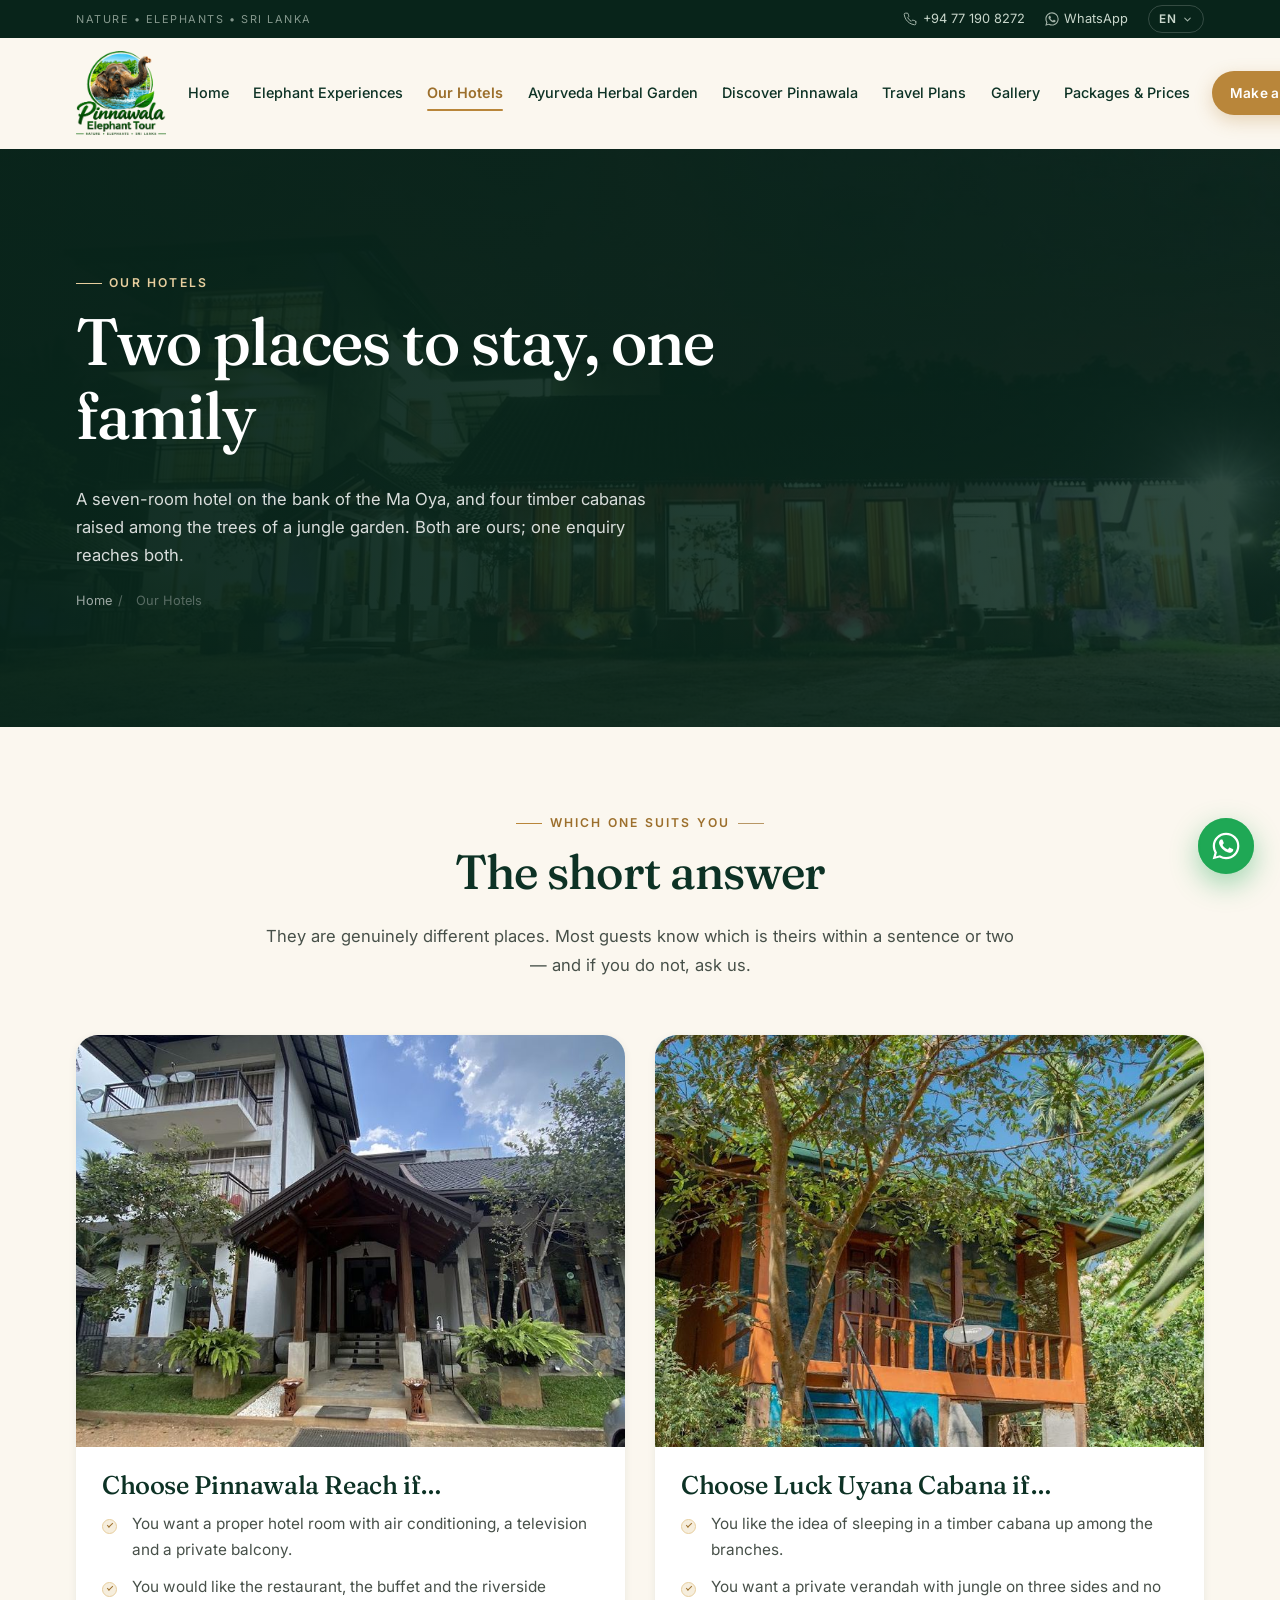
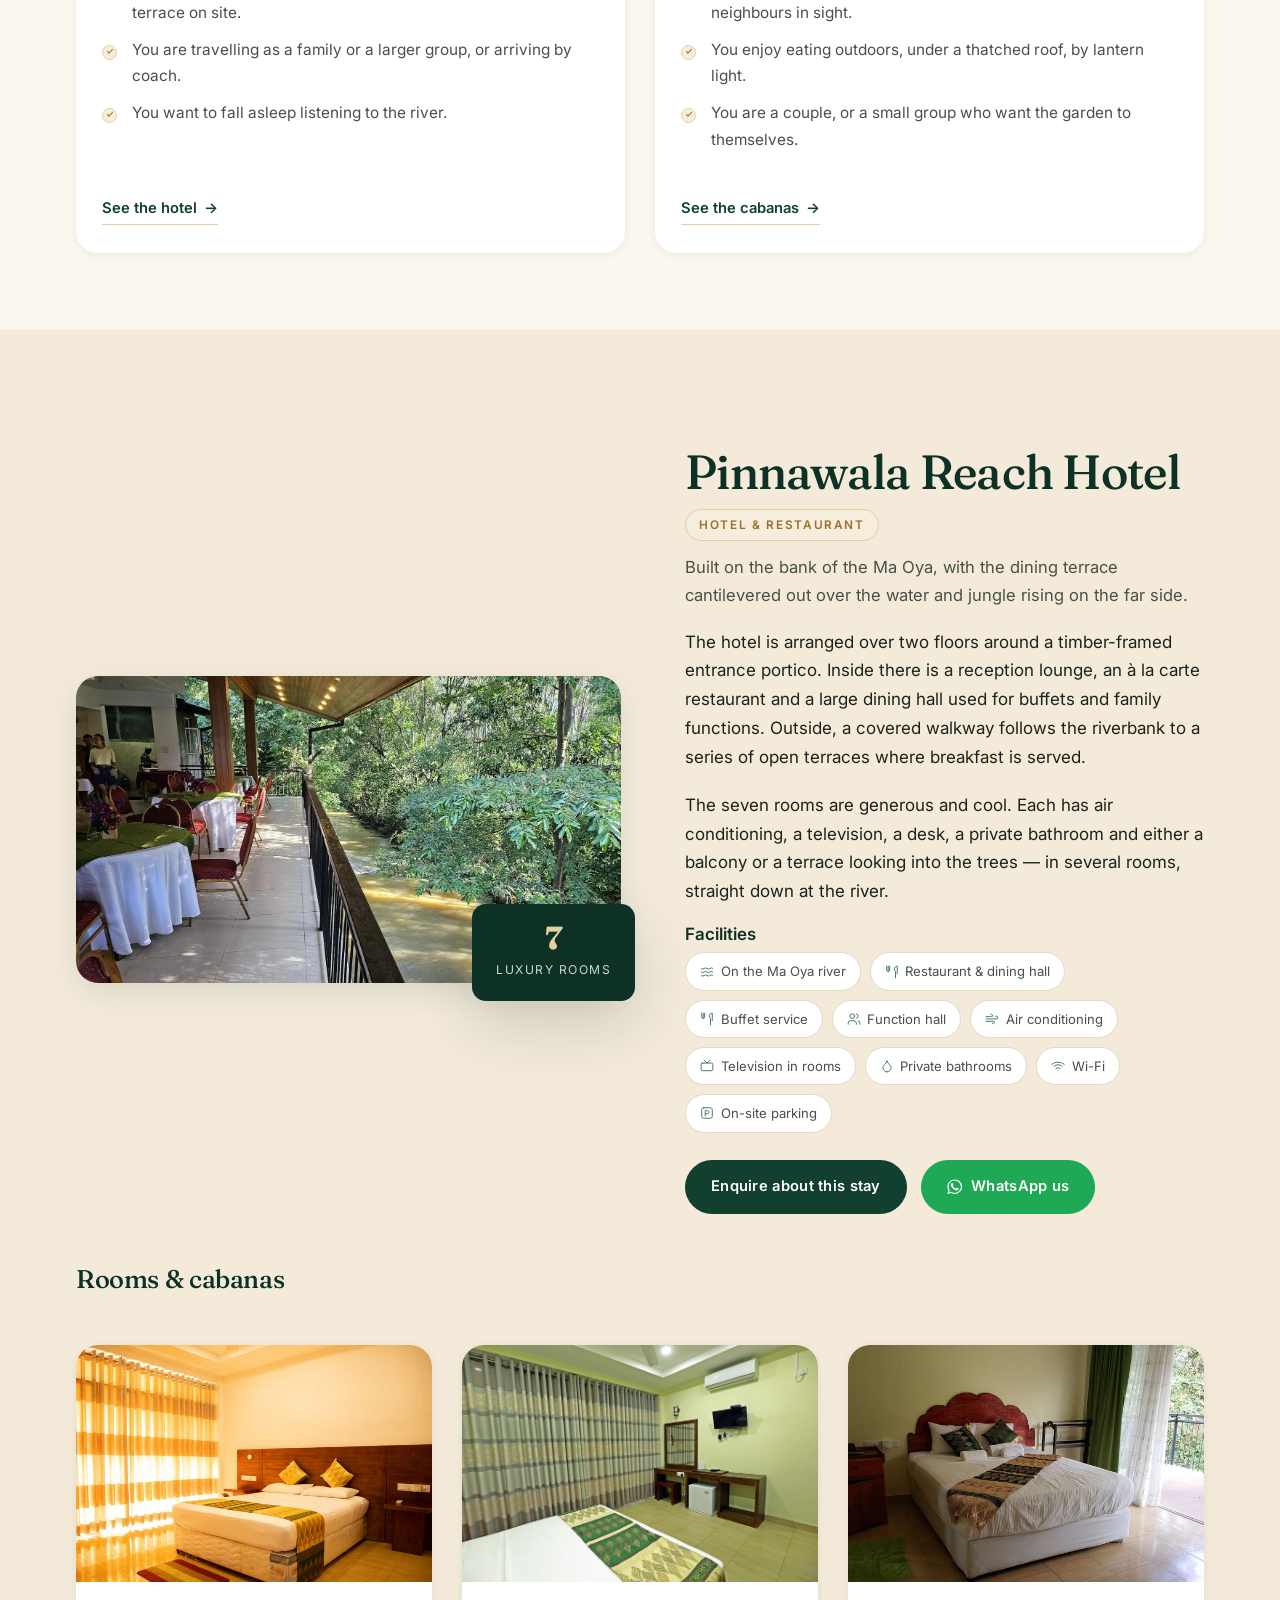
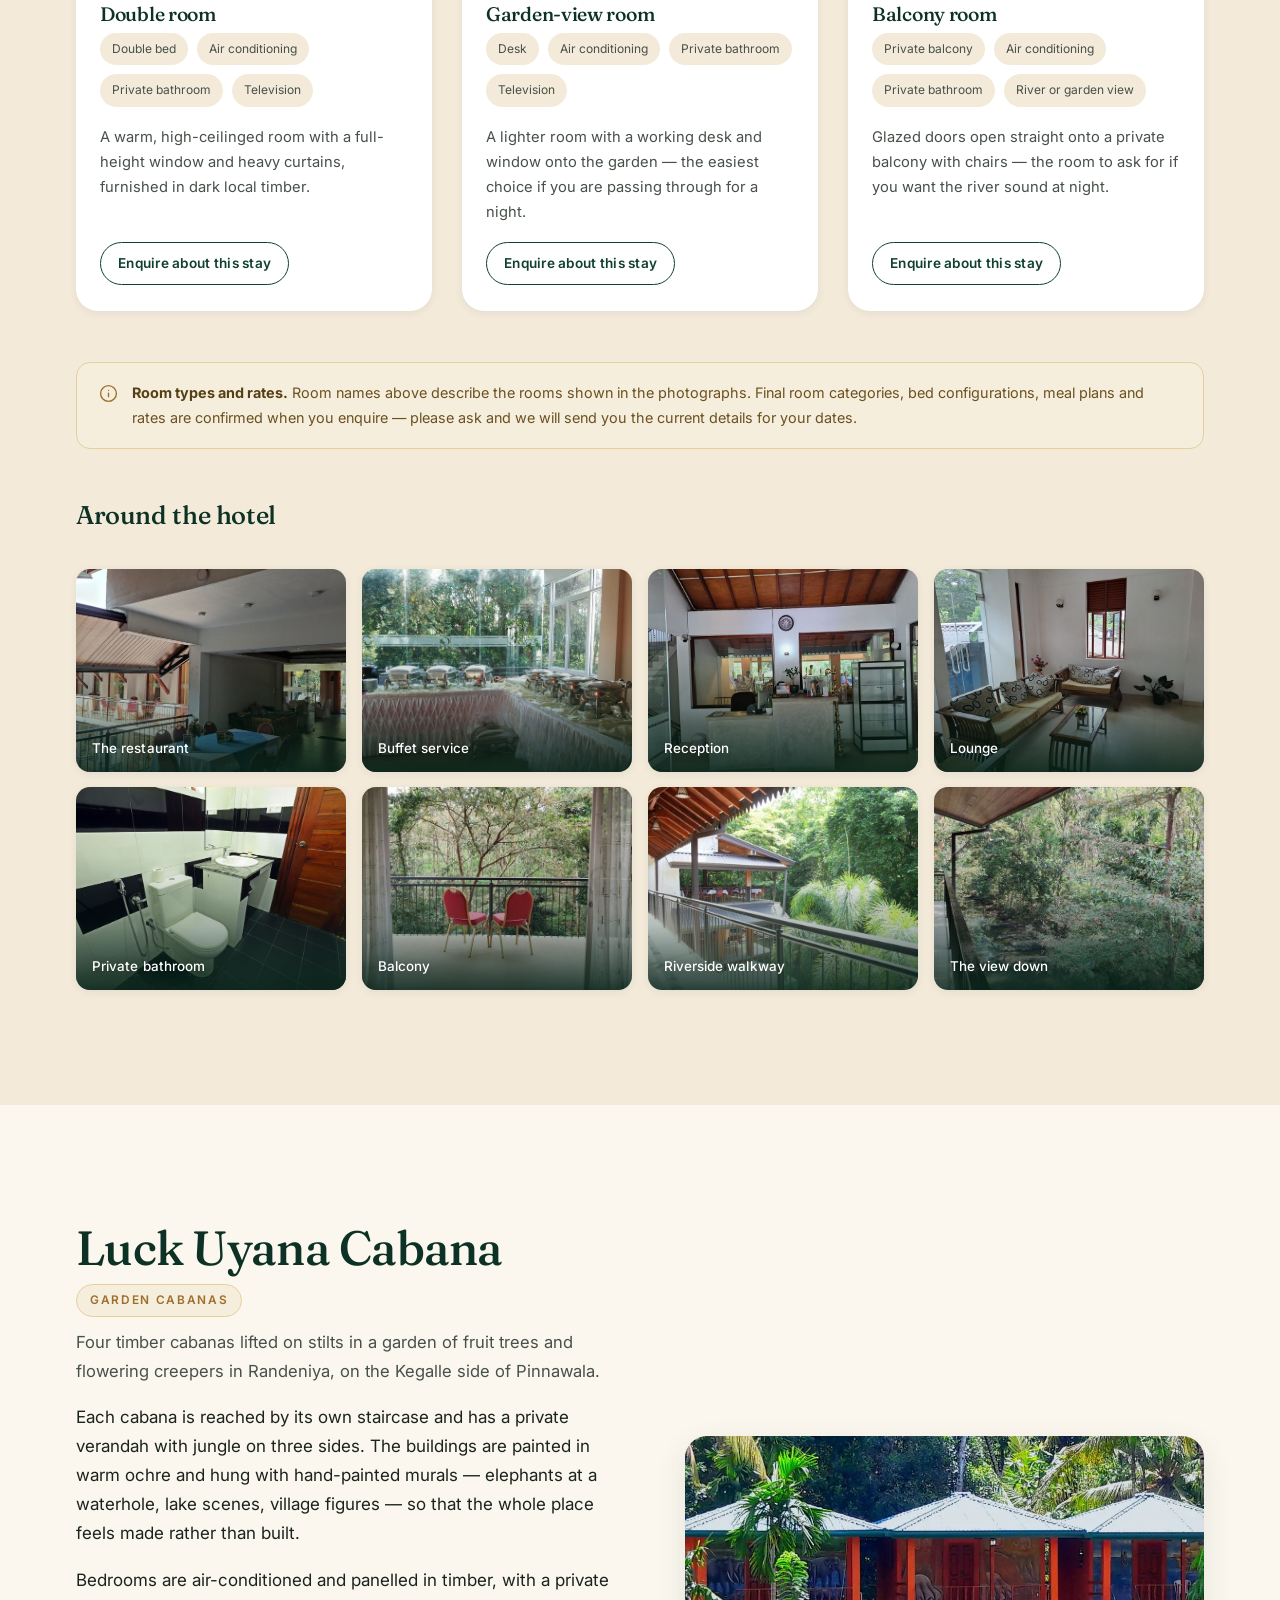
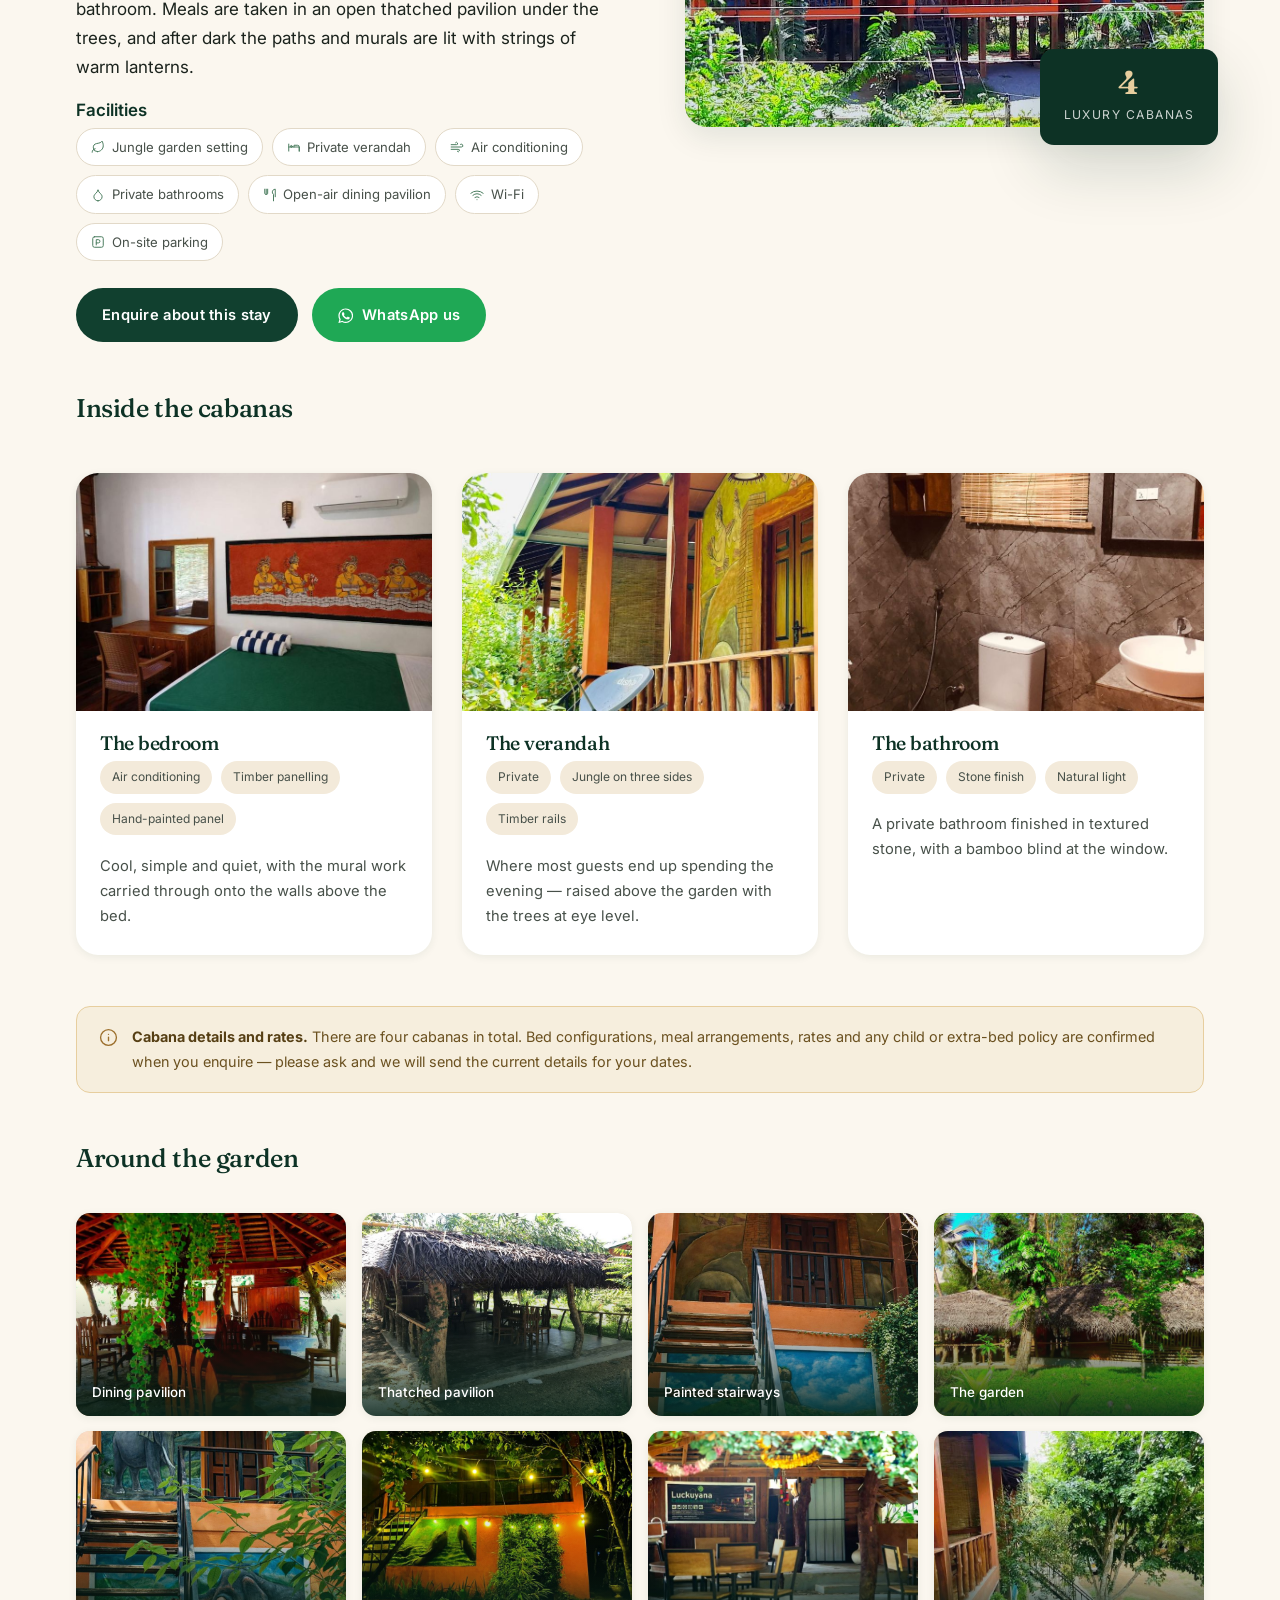
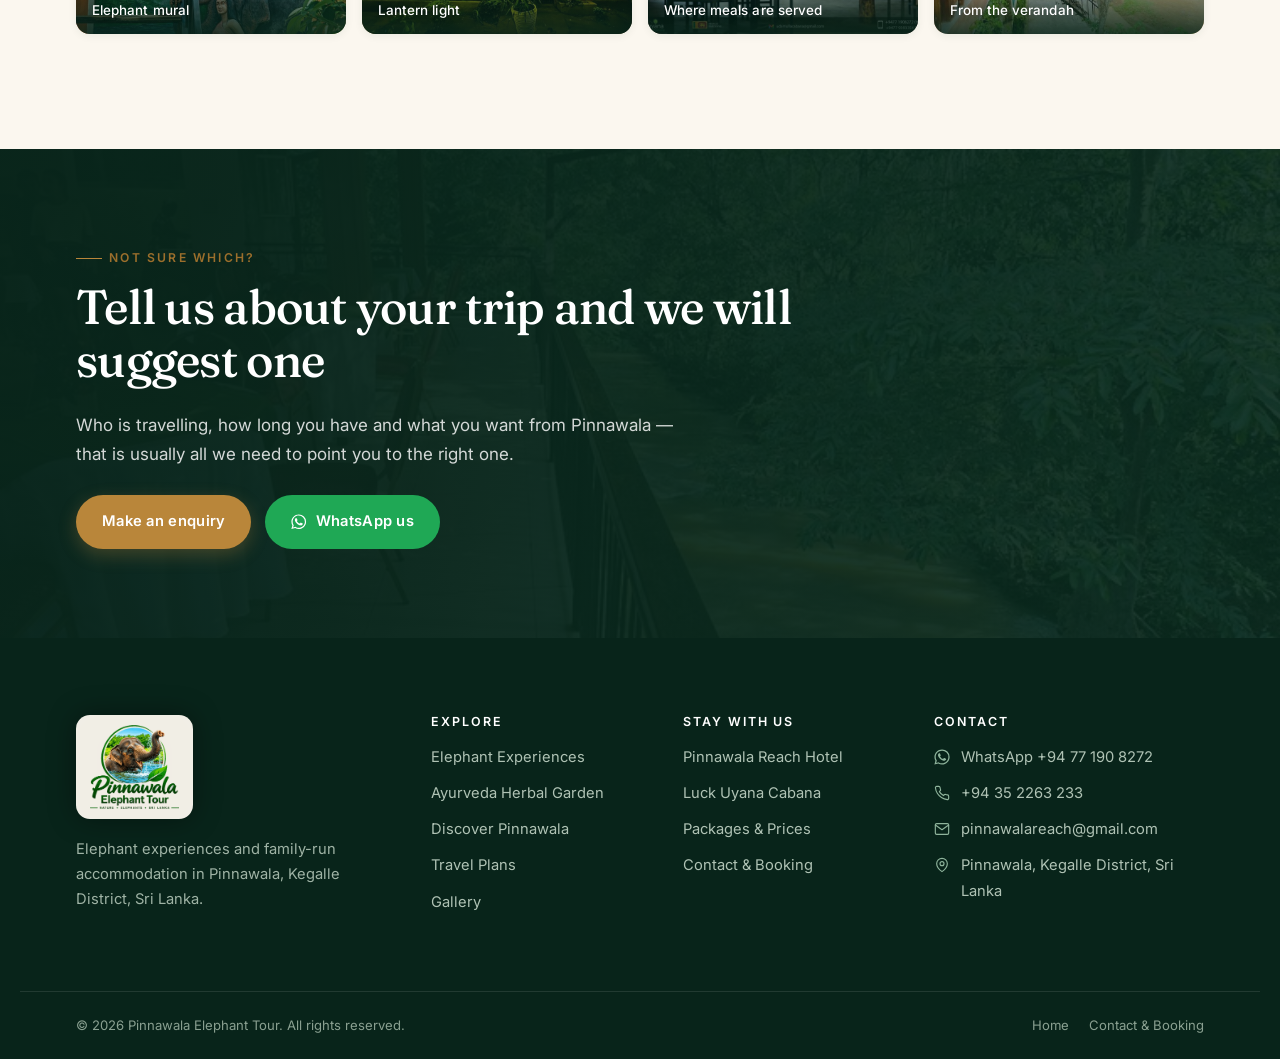
<file: hotels.html>
<!DOCTYPE html>
<html lang="en">
<head>
<meta charset="utf-8">
<meta name="viewport" content="width=device-width, initial-scale=1">
<title>Our Hotels | Pinnawala Reach Hotel & Luck Uyana Cabana, Pinnawala</title>
<meta name="description" content="Pinnawala Reach Hotel — 7 luxury rooms above the Ma Oya river — and Luck Uyana Cabana — 4 luxury cabanas in a jungle garden. Both run by the same family.">
<link rel="canonical" href="https://pinnawalaelephanttour.com/hotels.html">
<meta property="og:type" content="website">
<meta property="og:title" content="Our Hotels | Pinnawala Reach Hotel & Luck Uyana Cabana, Pinnawala">
<meta property="og:description" content="Pinnawala Reach Hotel — 7 luxury rooms above the Ma Oya river — and Luck Uyana Cabana — 4 luxury cabanas in a jungle garden. Both run by the same family.">
<meta property="og:image" content="https://pinnawalaelephanttour.com/media/photos/reach-riverside-dining.jpg">
<meta property="og:url" content="https://pinnawalaelephanttour.com/hotels.html">
<meta name="twitter:card" content="summary_large_image">
<meta name="theme-color" content="#0D3225">
<link rel="icon" href="favicon.ico" sizes="any">
<link rel="apple-touch-icon" href="media/apple-touch-icon.png">
<link rel="preconnect" href="https://fonts.googleapis.com">
<link rel="preconnect" href="https://fonts.gstatic.com" crossorigin>
<link href="https://fonts.googleapis.com/css2?family=Fraunces:opsz,wght@9..144,300;9..144,400;9..144,500;9..144,600&family=Inter:wght@400;500;600&display=swap" rel="stylesheet">
<link rel="stylesheet" href="css/style.css">
</head>
<body>
<a class="skip-link" href="#main">Skip to content</a>

<!-- ============================ icon sprite ============================ -->
<svg width="0" height="0" style="position:absolute" aria-hidden="true" focusable="false"><defs>
<g id="i" fill="none" stroke="currentColor" stroke-width="1.7" stroke-linecap="round" stroke-linejoin="round"></g>
</defs>
<symbol id="ic-phone" viewBox="0 0 24 24" fill="none" stroke="currentColor" stroke-width="1.7" stroke-linecap="round" stroke-linejoin="round"><path d="M22 16.92v3a2 2 0 0 1-2.18 2 19.8 19.8 0 0 1-8.63-3.07 19.5 19.5 0 0 1-6-6A19.8 19.8 0 0 1 2.12 4.2 2 2 0 0 1 4.11 2h3a2 2 0 0 1 2 1.72c.13.96.36 1.9.68 2.81a2 2 0 0 1-.45 2.11L8.09 9.91a16 16 0 0 0 6 6l1.27-1.27a2 2 0 0 1 2.11-.45c.91.32 1.85.55 2.81.68A2 2 0 0 1 22 16.92Z"/></symbol>
<symbol id="ic-mail" viewBox="0 0 24 24" fill="none" stroke="currentColor" stroke-width="1.7" stroke-linecap="round" stroke-linejoin="round"><rect x="2" y="4" width="20" height="16" rx="2"/><path d="m22 6-10 7L2 6"/></symbol>
<symbol id="ic-pin" viewBox="0 0 24 24" fill="none" stroke="currentColor" stroke-width="1.7" stroke-linecap="round" stroke-linejoin="round"><path d="M20 10c0 6-8 12-8 12s-8-6-8-12a8 8 0 0 1 16 0Z"/><circle cx="12" cy="10" r="3"/></symbol>
<symbol id="ic-wa" viewBox="0 0 24 24" fill="currentColor"><path d="M17.47 14.38c-.3-.15-1.75-.86-2.02-.96-.27-.1-.47-.15-.67.15-.2.3-.77.96-.94 1.16-.17.2-.35.22-.64.07-.3-.15-1.25-.46-2.38-1.47-.88-.78-1.47-1.76-1.64-2.05-.17-.3-.02-.46.13-.6.13-.14.3-.35.45-.52.15-.17.2-.3.3-.5.1-.2.05-.37-.02-.52-.08-.15-.67-1.6-.92-2.2-.24-.58-.49-.5-.67-.51l-.57-.01c-.2 0-.52.07-.8.37s-1.05 1.02-1.05 2.5 1.08 2.9 1.23 3.1c.15.2 2.12 3.24 5.14 4.54.72.31 1.28.5 1.71.63.72.23 1.37.2 1.89.12.58-.09 1.75-.72 2-1.41.25-.69.25-1.29.17-1.41-.07-.13-.27-.2-.57-.35M12.04 21.5h-.01a9.5 9.5 0 0 1-4.82-1.32l-.35-.2-3.58.93.96-3.49-.23-.36a9.47 9.47 0 0 1-1.45-5.05c0-5.23 4.26-9.49 9.5-9.49a9.44 9.44 0 0 1 6.71 2.79 9.4 9.4 0 0 1 2.78 6.71c0 5.23-4.26 9.48-9.5 9.48m8.08-17.57A11.4 11.4 0 0 0 12.04.6C5.76.6.65 5.71.65 11.99c0 2 .53 3.96 1.52 5.69L.56 23.4l5.86-1.54a11.4 11.4 0 0 0 5.62 1.43h.01c6.28 0 11.39-5.11 11.4-11.39a11.33 11.33 0 0 0-3.33-8.07"/></symbol>
<symbol id="ic-chev" viewBox="0 0 24 24" fill="none" stroke="currentColor" stroke-width="2.2" stroke-linecap="round" stroke-linejoin="round"><path d="m6 9 6 6 6-6"/></symbol>
<symbol id="ic-left" viewBox="0 0 24 24" fill="none" stroke="currentColor" stroke-width="1.8" stroke-linecap="round" stroke-linejoin="round"><path d="M19 12H5m7 7-7-7 7-7"/></symbol>
<symbol id="ic-right" viewBox="0 0 24 24" fill="none" stroke="currentColor" stroke-width="1.8" stroke-linecap="round" stroke-linejoin="round"><path d="M5 12h14m-7-7 7 7-7 7"/></symbol>
<symbol id="ic-close" viewBox="0 0 24 24" fill="none" stroke="currentColor" stroke-width="1.8" stroke-linecap="round"><path d="M18 6 6 18M6 6l12 12"/></symbol>
<symbol id="ic-check" viewBox="0 0 24 24" fill="none" stroke="currentColor" stroke-width="2.2" stroke-linecap="round" stroke-linejoin="round"><path d="M20 6 9 17l-5-5"/></symbol>
<symbol id="ic-wifi" viewBox="0 0 24 24" fill="none" stroke="currentColor" stroke-width="1.7" stroke-linecap="round" stroke-linejoin="round"><path d="M5 12.55a11 11 0 0 1 14.08 0M1.42 9a16 16 0 0 1 21.16 0M8.53 16.11a6 6 0 0 1 6.95 0M12 20h.01"/></symbol>
<symbol id="ic-ac" viewBox="0 0 24 24" fill="none" stroke="currentColor" stroke-width="1.7" stroke-linecap="round" stroke-linejoin="round"><path d="M17.7 7.7a2.5 2.5 0 1 1 1.8 4.3H2M9.6 4.6A2 2 0 1 1 11 8H2m10.6 11.4A2 2 0 1 0 14 16H2"/></symbol>
<symbol id="ic-bed" viewBox="0 0 24 24" fill="none" stroke="currentColor" stroke-width="1.7" stroke-linecap="round" stroke-linejoin="round"><path d="M3 7v12M3 12h18v7M21 19v-7a3 3 0 0 0-3-3h-6v3"/><circle cx="7.5" cy="11" r="1.6"/></symbol>
<symbol id="ic-bath" viewBox="0 0 24 24" fill="none" stroke="currentColor" stroke-width="1.7" stroke-linecap="round" stroke-linejoin="round"><path d="M12 22a7 7 0 0 0 7-7c0-2-1-3.9-3-5.5S12.5 5.5 12 3c-.5 2.5-2 4.9-4 6.5S5 13 5 15a7 7 0 0 0 7 7Z"/></symbol>
<symbol id="ic-tv" viewBox="0 0 24 24" fill="none" stroke="currentColor" stroke-width="1.7" stroke-linecap="round" stroke-linejoin="round"><rect x="2" y="7" width="20" height="13" rx="2"/><path d="m17 2-5 5-5-5"/></symbol>
<symbol id="ic-car" viewBox="0 0 24 24" fill="none" stroke="currentColor" stroke-width="1.7" stroke-linecap="round" stroke-linejoin="round"><path d="M5 17H3v-5l2-5h14l2 5v5h-2M5 12h14"/><circle cx="7" cy="17" r="2"/><circle cx="17" cy="17" r="2"/></symbol>
<symbol id="ic-train" viewBox="0 0 24 24" fill="none" stroke="currentColor" stroke-width="1.7" stroke-linecap="round" stroke-linejoin="round"><rect x="4" y="3" width="16" height="13" rx="2"/><path d="M4 11h16M8 19l-2 3M16 19l2 3M8 16h.01M16 16h.01"/></symbol>
<symbol id="ic-plane" viewBox="0 0 24 24" fill="none" stroke="currentColor" stroke-width="1.7" stroke-linecap="round" stroke-linejoin="round"><path d="M17.8 19.2 16 11l3.5-3.5C21 6 21.5 4 21 3c-1-.5-3 0-4.5 1.5L13 8 4.8 6.2c-.5-.1-.9.1-1.1.5l-.3.5c-.2.5-.1 1 .3 1.3L9 12l-2 3H4l-1 1 3 2 2 3 1-1v-3l3-2 3.5 5.3c.3.4.8.5 1.3.3l.4-.2c.5-.2.7-.6.6-1.1Z"/></symbol>
<symbol id="ic-leaf" viewBox="0 0 24 24" fill="none" stroke="currentColor" stroke-width="1.7" stroke-linecap="round" stroke-linejoin="round"><path d="M11 20A7 7 0 0 1 9.8 6.1C15.5 5 17 4.5 19 2c1 2 2 4.2 2 8 0 5.5-4.8 10-10 10Z"/><path d="M2 21c0-3 1.9-5.4 5.1-6"/></symbol>
<symbol id="ic-waves" viewBox="0 0 24 24" fill="none" stroke="currentColor" stroke-width="1.7" stroke-linecap="round" stroke-linejoin="round"><path d="M2 6c.6.5 1.2 1 2.5 1C7 7 7 5 9.5 5s2.5 2 5 2 2.5-2 5-2c1.3 0 1.9.5 2.5 1M2 12c.6.5 1.2 1 2.5 1C7 13 7 11 9.5 11s2.5 2 5 2 2.5-2 5-2c1.3 0 1.9.5 2.5 1M2 18c.6.5 1.2 1 2.5 1 2.5 0 2.5-2 5-2s2.5 2 5 2 2.5-2 5-2c1.3 0 1.9.5 2.5 1"/></symbol>
<symbol id="ic-dine" viewBox="0 0 24 24" fill="none" stroke="currentColor" stroke-width="1.7" stroke-linecap="round" stroke-linejoin="round"><path d="M3 2v7a2 2 0 0 0 2 2h1a2 2 0 0 0 2-2V2M5.5 2v9M21 15V2a5 5 0 0 0-3 9v11"/></symbol>
<symbol id="ic-camera" viewBox="0 0 24 24" fill="none" stroke="currentColor" stroke-width="1.7" stroke-linecap="round" stroke-linejoin="round"><path d="M14.5 4h-5L7 7H4a2 2 0 0 0-2 2v9a2 2 0 0 0 2 2h16a2 2 0 0 0 2-2V9a2 2 0 0 0-2-2h-3l-2.5-3Z"/><circle cx="12" cy="13" r="3.2"/></symbol>
<symbol id="ic-users" viewBox="0 0 24 24" fill="none" stroke="currentColor" stroke-width="1.7" stroke-linecap="round" stroke-linejoin="round"><path d="M16 21v-2a4 4 0 0 0-4-4H6a4 4 0 0 0-4 4v2"/><circle cx="9" cy="7" r="4"/><path d="M22 21v-2a4 4 0 0 0-3-3.9M16 3.1a4 4 0 0 1 0 7.8"/></symbol>
<symbol id="ic-info" viewBox="0 0 24 24" fill="none" stroke="currentColor" stroke-width="1.7" stroke-linecap="round" stroke-linejoin="round"><circle cx="12" cy="12" r="10"/><path d="M12 16v-4.5M12 8h.01"/></symbol>
<symbol id="ic-clock" viewBox="0 0 24 24" fill="none" stroke="currentColor" stroke-width="1.7" stroke-linecap="round" stroke-linejoin="round"><circle cx="12" cy="12" r="10"/><path d="M12 6.5V12l3.5 2"/></symbol>
<symbol id="ic-park" viewBox="0 0 24 24" fill="none" stroke="currentColor" stroke-width="1.7" stroke-linecap="round" stroke-linejoin="round"><rect x="3" y="3" width="18" height="18" rx="3"/><path d="M9 17V8h3.5a2.8 2.8 0 0 1 0 5.6H9"/></symbol>
</svg>

<!-- ================================ top bar ================================ -->
<div class="topbar">
  <div class="wrap topbar__inner">
    <span class="topbar__tag" data-i18n="top.tagline">Nature • Elephants • Sri Lanka</span>
    <div class="topbar__contact">
      <a href="tel:+94771908272"><svg><use href="#ic-phone"></use></svg>+94 77 190 8272</a>
      <a href="https://wa.me/94771908272" target="_blank" rel="noopener"><svg><use href="#ic-wa"></use></svg>WhatsApp</a>
      <div class="lang" data-open="false">
        <button type="button" class="lang__btn" aria-expanded="false" aria-haspopup="true" data-i18n-attr="aria-label:top.lang">
          <span data-lang-label>EN</span><svg><use href="#ic-chev"></use></svg>
        </button>
        <div class="lang__menu" role="menu">
          <button type="button" role="menuitem" data-set-lang="en" aria-current="true">English</button>
          <button type="button" role="menuitem" data-set-lang="ru" aria-current="false">Русский</button>
          <button type="button" role="menuitem" data-set-lang="de" aria-current="false">Deutsch</button>
        </div>
      </div>
    </div>
  </div>
</div>

<!-- ================================= header ================================ -->
<header class="header">
  <div class="wrap header__inner">
    <a class="brand" href="index.html" aria-label="Pinnawala Elephant Tour — home">
      <img src="media/logo.png" alt="Pinnawala Elephant Tour" width="440" height="414">
    </a>

    <nav class="nav" id="site-nav" aria-label="Main">
      <a href="index.html" data-i18n="nav.home">Home</a>
      <a href="elephant-experiences.html" data-i18n="nav.experiences">Elephant Experiences</a>
      <a href="hotels.html" aria-current="page" data-i18n="nav.hotels">Our Hotels</a>
      <a href="ayurveda-herbal-garden.html" data-i18n="nav.garden">Ayurveda Herbal Garden</a>
      <a href="discover-pinnawala.html" data-i18n="nav.discover">Discover Pinnawala</a>
      <a href="travel-plans.html" data-i18n="nav.travel">Travel Plans</a>
      <a href="gallery.html" data-i18n="nav.gallery">Gallery</a>
      <a href="packages.html" data-i18n="nav.packages">Packages &amp; Prices</a>
      <div class="nav__mobile-cta">
        <a class="btn btn--primary" href="contact.html" data-i18n="cta.enquire">Make an enquiry</a>
        <a class="btn btn--wa" href="https://wa.me/94771908272" target="_blank" rel="noopener"><svg><use href="#ic-wa"></use></svg><span data-i18n="cta.whatsapp">WhatsApp us</span></a>
      </div>
    </nav>

    <div class="header__cta">
      <a class="btn btn--primary btn--sm" href="contact.html" data-i18n="cta.enquire">Make an enquiry</a>
      <button class="burger" type="button" aria-label="Menu" aria-expanded="false" aria-controls="site-nav"><span></span></button>
    </div>
  </div>
</header>
<div class="nav-scrim"></div>

<main id="main">
<section class="pagehero">
  <div class="pagehero__bg">
    <img src="media/photos/reach-exterior-night.jpg" alt="" aria-hidden="true" width="1500" height="564">
  </div>
  <div class="wrap">
    <span class="eyebrow" data-i18n="nav.hotels">Our Hotels</span>
    <h1>Two places to stay, one family</h1>
    <p class="lede">A seven-room hotel on the bank of the Ma Oya, and four timber cabanas raised among the trees of a jungle garden. Both are ours; one enquiry reaches both.</p>
    <p class="crumbs"><a href="index.html" data-i18n="nav.home">Home</a><span>/</span><span data-i18n="nav.hotels">Our Hotels</span></p>
  </div>
</section>

<!-- =========================== comparison =========================== -->
<section class="section section--cream section--tight">
  <div class="wrap">
    <div class="sec-head sec-head--center">
      <span class="eyebrow">Which one suits you</span>
      <h2>The short answer</h2>
      <p class="lede">They are genuinely different places. Most guests know which is theirs within a sentence or two — and if you do not, ask us.</p>
    </div>
    <div class="grid grid--2">
      <article class="card" data-reveal>
        <div class="card__media"><img src="media/photos/reach-exterior-portico-t.jpg" alt="The pitched timber entrance canopy of Pinnawala Reach Hotel against a blue sky" loading="lazy" width="760" height="1013"></div>
        <div class="card__body">
          <h3>Choose Pinnawala Reach if…</h3>
          <ul class="ticks">
            <li>You want a proper hotel room with air conditioning, a television and a private balcony.</li>
            <li>You would like the restaurant, the buffet and the riverside terrace on site.</li>
            <li>You are travelling as a family or a larger group, or arriving by coach.</li>
            <li>You want to fall asleep listening to the river.</li>
          </ul>
          <a class="link-more" href="#pinnawala-reach">See the hotel</a>
        </div>
      </article>
      <article class="card" data-reveal="100">
        <div class="card__media"><img src="media/photos/luckuyana-cabana-elevated-t.jpg" alt="A timber cabana raised on stilts with a blue painted staircase, surrounded by trees" loading="lazy" width="760" height="1037"></div>
        <div class="card__body">
          <h3>Choose Luck Uyana Cabana if…</h3>
          <ul class="ticks">
            <li>You like the idea of sleeping in a timber cabana up among the branches.</li>
            <li>You want a private verandah with jungle on three sides and no neighbours in sight.</li>
            <li>You enjoy eating outdoors, under a thatched roof, by lantern light.</li>
            <li>You are a couple, or a small group who want the garden to themselves.</li>
          </ul>
          <a class="link-more" href="#luck-uyana-cabana">See the cabanas</a>
        </div>
      </article>
    </div>
  </div>
</section>

<!-- ======================= Pinnawala Reach ========================== -->
<section class="section section--sand" id="pinnawala-reach">
  <div class="wrap">
    <div class="split">
      <div class="split__media" data-reveal>
        <picture>
          <source type="image/webp" srcset="media/photos/reach-riverside-dining.webp">
          <img src="media/photos/reach-riverside-dining.jpg" alt="White-clothed dining tables on the riverside terrace of Pinnawala Reach Hotel, with the Ma Oya and jungle alongside" loading="lazy" width="1500" height="845">
        </picture>
        <div class="media-badge"><strong>7</strong><span>Luxury rooms</span></div>
      </div>
      <div data-reveal="120">
        <div class="property__head">
          <h2>Pinnawala Reach Hotel</h2>
          <span class="property__count">Hotel &amp; restaurant</span>
        </div>
        <p class="lede">Built on the bank of the Ma Oya, with the dining terrace cantilevered out over the water and jungle rising on the far side.</p>
        <p>The hotel is arranged over two floors around a timber-framed entrance portico. Inside there is a reception lounge, an à la carte restaurant and a large dining hall used for buffets and family functions. Outside, a covered walkway follows the riverbank to a series of open terraces where breakfast is served.</p>
        <p>The seven rooms are generous and cool. Each has air conditioning, a television, a desk, a private bathroom and either a balcony or a terrace looking into the trees — in several rooms, straight down at the river.</p>
        <h4 data-i18n="section.facilities">Facilities</h4>
        <ul class="chips">
          <li><svg><use href="#ic-waves"></use></svg>On the Ma Oya river</li>
          <li><svg><use href="#ic-dine"></use></svg>Restaurant &amp; dining hall</li>
          <li><svg><use href="#ic-dine"></use></svg>Buffet service</li>
          <li><svg><use href="#ic-users"></use></svg>Function hall</li>
          <li><svg><use href="#ic-ac"></use></svg>Air conditioning</li>
          <li><svg><use href="#ic-tv"></use></svg>Television in rooms</li>
          <li><svg><use href="#ic-bath"></use></svg>Private bathrooms</li>
          <li><svg><use href="#ic-wifi"></use></svg>Wi-Fi</li>
          <li><svg><use href="#ic-park"></use></svg>On-site parking</li>
        </ul>
        <div class="btn-row">
          <a class="btn btn--forest" href="contact.html?property=Pinnawala%20Reach%20Hotel" data-i18n="cta.book">Enquire about this stay</a>
          <a class="btn btn--wa" href="https://wa.me/94771908272" target="_blank" rel="noopener"><svg><use href="#ic-wa"></use></svg><span data-i18n="cta.whatsapp">WhatsApp us</span></a>
        </div>
      </div>
    </div>

    <h3 class="mt-l" data-i18n="section.rooms">Rooms &amp; cabanas</h3>
    <div class="grid grid--3 mt-l">
      <article class="room-card" data-reveal>
        <div class="room-card__media"><img src="media/photos/reach-room-double-t.jpg" alt="Double room at Pinnawala Reach Hotel with a carved timber headboard and tall patterned curtains" loading="lazy" width="760" height="461"></div>
        <div class="room-card__body">
          <h3>Double room</h3>
          <ul class="chips"><li>Double bed</li><li>Air conditioning</li><li>Private bathroom</li><li>Television</li></ul>
          <p>A warm, high-ceilinged room with a full-height window and heavy curtains, furnished in dark local timber.</p>
          <a class="btn btn--outline btn--sm" href="contact.html?property=Pinnawala%20Reach%20Hotel" data-i18n="cta.book">Enquire about this stay</a>
        </div>
      </article>
      <article class="room-card" data-reveal>
        <div class="room-card__media"><img src="media/photos/reach-room-garden-view-t.jpg" alt="Hotel room with twin beds, a desk, television and air-conditioning unit" loading="lazy" width="760" height="507"></div>
        <div class="room-card__body">
          <h3>Garden-view room</h3>
          <ul class="chips"><li>Desk</li><li>Air conditioning</li><li>Private bathroom</li><li>Television</li></ul>
          <p>A lighter room with a working desk and window onto the garden — the easiest choice if you are passing through for a night.</p>
          <a class="btn btn--outline btn--sm" href="contact.html?property=Pinnawala%20Reach%20Hotel" data-i18n="cta.book">Enquire about this stay</a>
        </div>
      </article>
      <article class="room-card" data-reveal>
        <div class="room-card__media"><img src="media/photos/reach-room-balcony-t.jpg" alt="Hotel room with a wide glazed door opening onto a balcony and greenery outside" loading="lazy" width="760" height="428"></div>
        <div class="room-card__body">
          <h3>Balcony room</h3>
          <ul class="chips"><li>Private balcony</li><li>Air conditioning</li><li>Private bathroom</li><li>River or garden view</li></ul>
          <p>Glazed doors open straight onto a private balcony with chairs — the room to ask for if you want the river sound at night.</p>
          <a class="btn btn--outline btn--sm" href="contact.html?property=Pinnawala%20Reach%20Hotel" data-i18n="cta.book">Enquire about this stay</a>
        </div>
      </article>
    </div>

    <div class="notice mt-l" data-reveal>
      <svg><use href="#ic-info"></use></svg>
      <p><strong>Room types and rates.</strong> Room names above describe the rooms shown in the photographs. Final room categories, bed configurations, meal plans and rates are confirmed when you enquire — please ask and we will send you the current details for your dates.</p>
    </div>

    <h3 class="mt-l">Around the hotel</h3>
    <div class="gallery-strip" data-lightbox data-reveal>
      <figure><img src="media/photos/reach-restaurant-t.jpg" data-full="media/photos/reach-restaurant.jpg" alt="The restaurant at Pinnawala Reach with laid tables and windows along one wall" loading="lazy" width="760" height="427"><figcaption>The restaurant</figcaption></figure>
      <figure><img src="media/photos/reach-buffet-t.jpg" data-full="media/photos/reach-buffet.jpg" alt="A long buffet counter with covered chafing dishes beside a wall of windows" loading="lazy" width="760" height="428"><figcaption>Buffet service</figcaption></figure>
      <figure><img src="media/photos/reach-reception-t.jpg" data-full="media/photos/reach-reception.jpg" alt="Reception desk at Pinnawala Reach Hotel under a timber ceiling" loading="lazy" width="760" height="570"><figcaption>Reception</figcaption></figure>
      <figure><img src="media/photos/reach-lounge-t.jpg" data-full="media/photos/reach-lounge.jpg" alt="A lounge seating area with timber sofas and cushions beside tall windows" loading="lazy" width="760" height="570"><figcaption>Lounge</figcaption></figure>
      <figure><img src="media/photos/reach-bathroom-t.jpg" data-full="media/photos/reach-bathroom.jpg" alt="A tiled private bathroom with a glass screen and dark floor tiles" loading="lazy" width="760" height="507"><figcaption>Private bathroom</figcaption></figure>
      <figure><img src="media/photos/reach-balcony-river-view-t.jpg" data-full="media/photos/reach-balcony-river-view.jpg" alt="Two red chairs on a balcony framed by curtains with trees beyond" loading="lazy" width="760" height="428"><figcaption>Balcony</figcaption></figure>
      <figure><img src="media/photos/reach-garden-walkway-t.jpg" data-full="media/photos/reach-garden-walkway.jpg" alt="A covered walkway along the riverbank beside the hotel with dense planting" loading="lazy" width="760" height="506"><figcaption>Riverside walkway</figcaption></figure>
      <figure><img src="media/photos/reach-river-view-t.jpg" data-full="media/photos/reach-river-view.jpg" alt="View from the hotel terrace down to the river running between jungle banks" loading="lazy" width="760" height="427"><figcaption>The view down</figcaption></figure>
    </div>
  </div>
</section>

<!-- ======================= Luck Uyana Cabana ======================== -->
<section class="section section--cream" id="luck-uyana-cabana">
  <div class="wrap">
    <div class="split split--reverse">
      <div class="split__media" data-reveal>
        <picture>
          <source type="image/webp" srcset="media/photos/luckuyana-cabanas-exterior.webp">
          <img src="media/photos/luckuyana-cabanas-exterior.jpg" alt="Painted timber cabanas at Luck Uyana set among palms and dense garden planting" loading="lazy" width="1024" height="576">
        </picture>
        <div class="media-badge"><strong>4</strong><span>Luxury cabanas</span></div>
      </div>
      <div data-reveal="120">
        <div class="property__head">
          <h2>Luck Uyana Cabana</h2>
          <span class="property__count">Garden cabanas</span>
        </div>
        <p class="lede">Four timber cabanas lifted on stilts in a garden of fruit trees and flowering creepers in Randeniya, on the Kegalle side of Pinnawala.</p>
        <p>Each cabana is reached by its own staircase and has a private verandah with jungle on three sides. The buildings are painted in warm ochre and hung with hand-painted murals — elephants at a waterhole, lake scenes, village figures — so that the whole place feels made rather than built.</p>
        <p>Bedrooms are air-conditioned and panelled in timber, with a private bathroom. Meals are taken in an open thatched pavilion under the trees, and after dark the paths and murals are lit with strings of warm lanterns.</p>
        <h4 data-i18n="section.facilities">Facilities</h4>
        <ul class="chips">
          <li><svg><use href="#ic-leaf"></use></svg>Jungle garden setting</li>
          <li><svg><use href="#ic-bed"></use></svg>Private verandah</li>
          <li><svg><use href="#ic-ac"></use></svg>Air conditioning</li>
          <li><svg><use href="#ic-bath"></use></svg>Private bathrooms</li>
          <li><svg><use href="#ic-dine"></use></svg>Open-air dining pavilion</li>
          <li><svg><use href="#ic-wifi"></use></svg>Wi-Fi</li>
          <li><svg><use href="#ic-park"></use></svg>On-site parking</li>
        </ul>
        <div class="btn-row">
          <a class="btn btn--forest" href="contact.html?property=Luck%20Uyana%20Cabana" data-i18n="cta.book">Enquire about this stay</a>
          <a class="btn btn--wa" href="https://wa.me/94771908272" target="_blank" rel="noopener"><svg><use href="#ic-wa"></use></svg><span data-i18n="cta.whatsapp">WhatsApp us</span></a>
        </div>
      </div>
    </div>

    <h3 class="mt-l">Inside the cabanas</h3>
    <div class="grid grid--3 mt-l">
      <article class="room-card" data-reveal>
        <div class="room-card__media"><img src="media/photos/luckuyana-cabana-bedroom-t.jpg" alt="A cabana bedroom with a painted panel above the bed, dressing table and air-conditioning unit" loading="lazy" width="760" height="507"></div>
        <div class="room-card__body">
          <h3>The bedroom</h3>
          <ul class="chips"><li>Air conditioning</li><li>Timber panelling</li><li>Hand-painted panel</li></ul>
          <p>Cool, simple and quiet, with the mural work carried through onto the walls above the bed.</p>
        </div>
      </article>
      <article class="room-card" data-reveal>
        <div class="room-card__media"><img src="media/photos/luckuyana-verandah-t.jpg" alt="The verandah of a cabana with timber railings and a mural running along the back wall" loading="lazy" width="760" height="1013"></div>
        <div class="room-card__body">
          <h3>The verandah</h3>
          <ul class="chips"><li>Private</li><li>Jungle on three sides</li><li>Timber rails</li></ul>
          <p>Where most guests end up spending the evening — raised above the garden with the trees at eye level.</p>
        </div>
      </article>
      <article class="room-card" data-reveal>
        <div class="room-card__media"><img src="media/photos/luckuyana-bathroom-t.jpg" alt="A cabana bathroom with a textured stone wall, mirror and bamboo blind" loading="lazy" width="760" height="1013"></div>
        <div class="room-card__body">
          <h3>The bathroom</h3>
          <ul class="chips"><li>Private</li><li>Stone finish</li><li>Natural light</li></ul>
          <p>A private bathroom finished in textured stone, with a bamboo blind at the window.</p>
        </div>
      </article>
    </div>

    <div class="notice mt-l" data-reveal>
      <svg><use href="#ic-info"></use></svg>
      <p><strong>Cabana details and rates.</strong> There are four cabanas in total. Bed configurations, meal arrangements, rates and any child or extra-bed policy are confirmed when you enquire — please ask and we will send the current details for your dates.</p>
    </div>

    <h3 class="mt-l">Around the garden</h3>
    <div class="gallery-strip" data-lightbox data-reveal>
      <figure><img src="media/photos/luckuyana-dining-pavilion-t.jpg" data-full="media/photos/luckuyana-dining-pavilion.jpg" alt="Open timber dining pavilion with creepers trailing from the roof beams" loading="lazy" width="760" height="487"><figcaption>Dining pavilion</figcaption></figure>
      <figure><img src="media/photos/luckuyana-thatched-pavilion-t.jpg" data-full="media/photos/luckuyana-thatched-pavilion.jpg" alt="A long thatched open-sided pavilion on timber posts beside the garden" loading="lazy" width="760" height="570"><figcaption>Thatched pavilion</figcaption></figure>
      <figure><img src="media/photos/luckuyana-stairs-murals-t.jpg" data-full="media/photos/luckuyana-stairs-murals.jpg" alt="Timber stairs leading up to a cabana past painted murals of a lake and figures" loading="lazy" width="760" height="1140"><figcaption>Painted stairways</figcaption></figure>
      <figure><img src="media/photos/luckuyana-garden-t.jpg" data-full="media/photos/luckuyana-garden.jpg" alt="Thatched garden huts on a lawn surrounded by trees at Luck Uyana" loading="lazy" width="760" height="428"><figcaption>The garden</figcaption></figure>
      <figure><img src="media/photos/luckuyana-elephant-mural-t.jpg" data-full="media/photos/luckuyana-elephant-mural.jpg" alt="A large painted elephant mural on the wall beside a cabana staircase" loading="lazy" width="760" height="1140"><figcaption>Elephant mural</figcaption></figure>
      <figure><img src="media/photos/luckuyana-evening-garden-t.jpg" data-full="media/photos/luckuyana-evening-garden.jpg" alt="Garden lit with warm lanterns and uplit murals after dark" loading="lazy" width="760" height="570"><figcaption>Lantern light</figcaption></figure>
      <figure><img src="media/photos/luckuyana-restaurant-t.jpg" data-full="media/photos/luckuyana-restaurant.jpg" alt="Timber tables and chairs under the roof of the Luckuyana dining area" loading="lazy" width="760" height="506"><figcaption>Where meals are served</figcaption></figure>
      <figure><img src="media/photos/luckuyana-verandah-view-t.jpg" data-full="media/photos/luckuyana-verandah-view.jpg" alt="Looking down from a cabana verandah onto a garden path and planting" loading="lazy" width="675" height="1200"><figcaption>From the verandah</figcaption></figure>
    </div>
  </div>
</section>

<section class="cta-band">
  <div class="cta-band__bg"><img src="media/photos/reach-riverside-dining-t.jpg" alt="" aria-hidden="true" loading="lazy" width="760" height="428"></div>
  <div class="wrap">
    <div class="sec-head" style="margin-bottom:26px">
      <span class="eyebrow">Not sure which?</span>
      <h2>Tell us about your trip and we will suggest one</h2>
      <p>Who is travelling, how long you have and what you want from Pinnawala — that is usually all we need to point you to the right one.</p>
    </div>
    <div class="btn-row">
      <a class="btn btn--primary" href="contact.html" data-i18n="cta.enquire">Make an enquiry</a>
      <a class="btn btn--wa" href="https://wa.me/94771908272" target="_blank" rel="noopener"><svg><use href="#ic-wa"></use></svg><span data-i18n="cta.whatsapp">WhatsApp us</span></a>
    </div>
  </div>
</section>

</main>

<!-- ================================ footer ================================= -->
<footer class="footer">
  <div class="wrap footer__top">
    <div class="footer__grid">
      <div class="footer__brand">
        <img src="media/logo.png" alt="Pinnawala Elephant Tour" loading="lazy" width="440" height="414">
        <p data-i18n="footer.about">Elephant experiences and family-run accommodation in Pinnawala, Kegalle District, Sri Lanka.</p>
      </div>

      <div>
        <h4 data-i18n="footer.explore">Explore</h4>
        <ul>
          <li><a href="elephant-experiences.html" data-i18n="nav.experiences">Elephant Experiences</a></li>
          <li><a href="ayurveda-herbal-garden.html" data-i18n="nav.garden">Ayurveda Herbal Garden</a></li>
          <li><a href="discover-pinnawala.html" data-i18n="nav.discover">Discover Pinnawala</a></li>
          <li><a href="travel-plans.html" data-i18n="nav.travel">Travel Plans</a></li>
          <li><a href="gallery.html" data-i18n="nav.gallery">Gallery</a></li>
        </ul>
      </div>

      <div>
        <h4 data-i18n="footer.stay">Stay with us</h4>
        <ul>
          <li><a href="hotels.html#pinnawala-reach">Pinnawala Reach Hotel</a></li>
          <li><a href="hotels.html#luck-uyana-cabana">Luck Uyana Cabana</a></li>
          <li><a href="packages.html" data-i18n="nav.packages">Packages &amp; Prices</a></li>
          <li><a href="contact.html" data-i18n="nav.contact">Contact &amp; Booking</a></li>
        </ul>
      </div>

      <div>
        <h4 data-i18n="footer.contact">Contact</h4>
        <ul class="footer__contact">
          <li><svg><use href="#ic-wa"></use></svg><a href="https://wa.me/94771908272" target="_blank" rel="noopener">WhatsApp +94 77 190 8272</a></li>
          <li><svg><use href="#ic-phone"></use></svg><a href="tel:+94352263233">+94 35 2263 233</a></li>
          <li><svg><use href="#ic-mail"></use></svg><a href="mailto:pinnawalareach@gmail.com">pinnawalareach@gmail.com</a></li>
          <li><svg><use href="#ic-pin"></use></svg><span>Pinnawala, Kegalle District, Sri Lanka</span></li>
        </ul>
      </div>
    </div>
  </div>

  <div class="wrap footer__bottom">
    <span>© <span data-year>2026</span> Pinnawala Elephant Tour. <span data-i18n="footer.rights">All rights reserved.</span></span>
    <nav>
      <a href="index.html" data-i18n="nav.home">Home</a>
      <a href="contact.html" data-i18n="nav.contact">Contact &amp; Booking</a>
    </nav>
  </div>
</footer>

<a class="wa-float" href="https://wa.me/94771908272" target="_blank" rel="noopener" aria-label="Chat with us on WhatsApp">
  <svg><use href="#ic-wa"></use></svg>
</a>

<!-- ============================== lightbox ================================= -->
<div class="lightbox" aria-hidden="true" role="dialog" aria-modal="true" aria-label="Photo viewer">
  <button class="lightbox__btn lightbox__close" type="button" aria-label="Close"><svg><use href="#ic-close"></use></svg></button>
  <button class="lightbox__btn lightbox__prev" type="button" aria-label="Previous photo"><svg><use href="#ic-left"></use></svg></button>
  <button class="lightbox__btn lightbox__next" type="button" aria-label="Next photo"><svg><use href="#ic-right"></use></svg></button>
  <figure class="lightbox__figure">
    <img alt="">
    <figcaption><span class="lightbox__caption"></span><span class="lightbox__count"></span></figcaption>
  </figure>
</div>


<script src="js/i18n-data.js"></script>
<script src="js/i18n.js"></script>
<script src="js/main.js"></script>
</body>
</html>
</file>
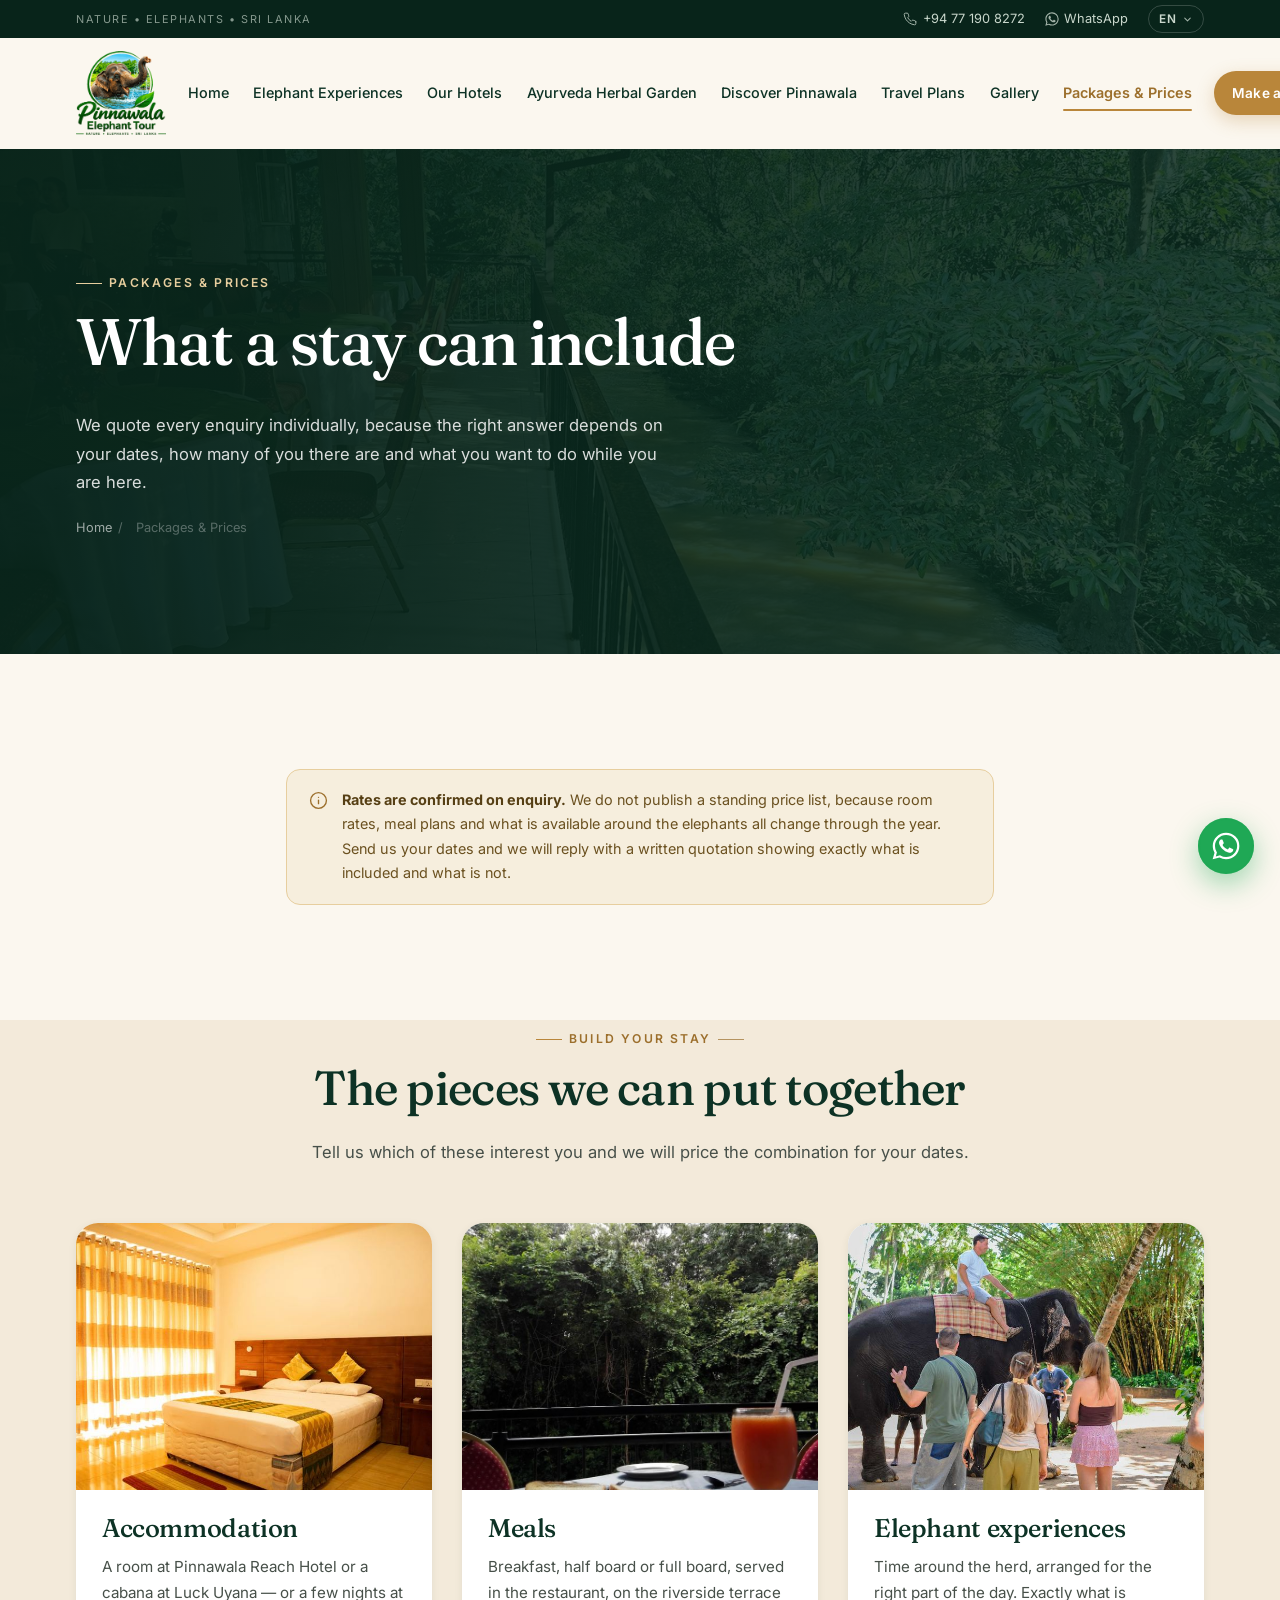
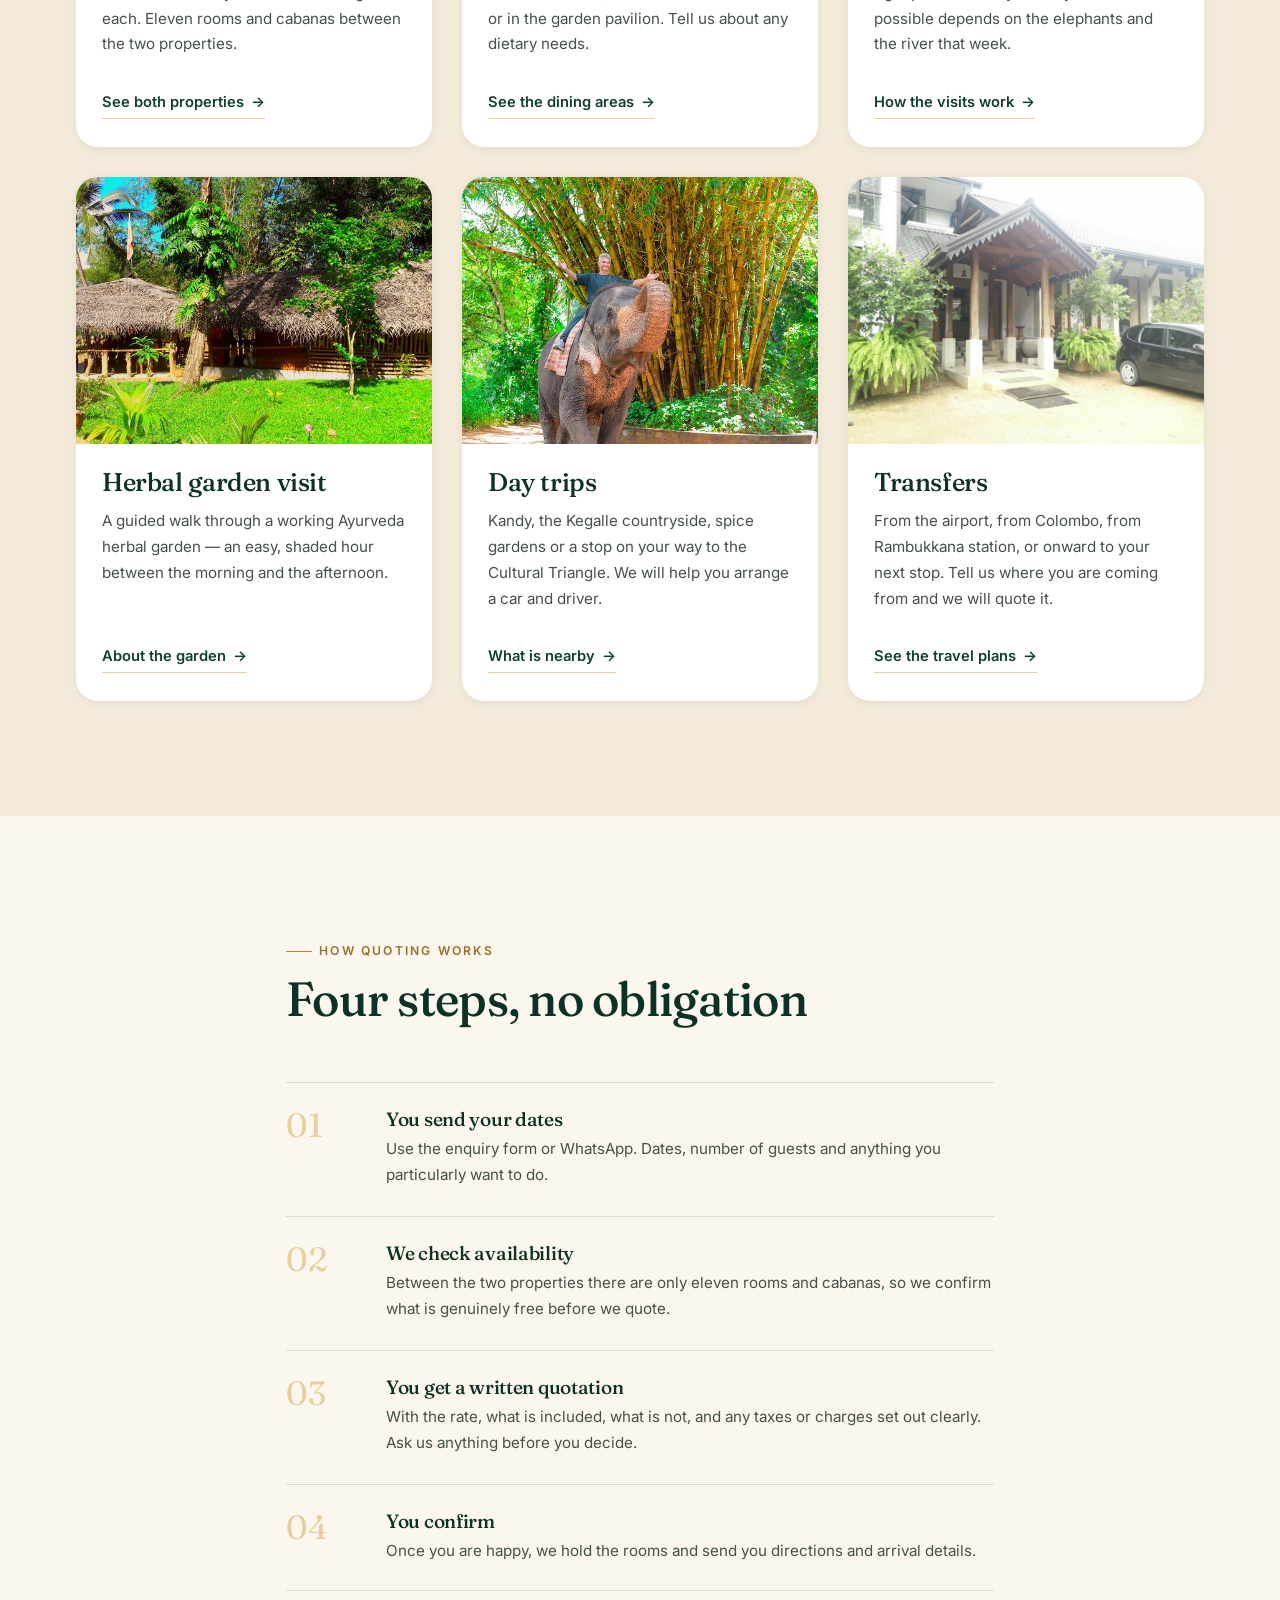
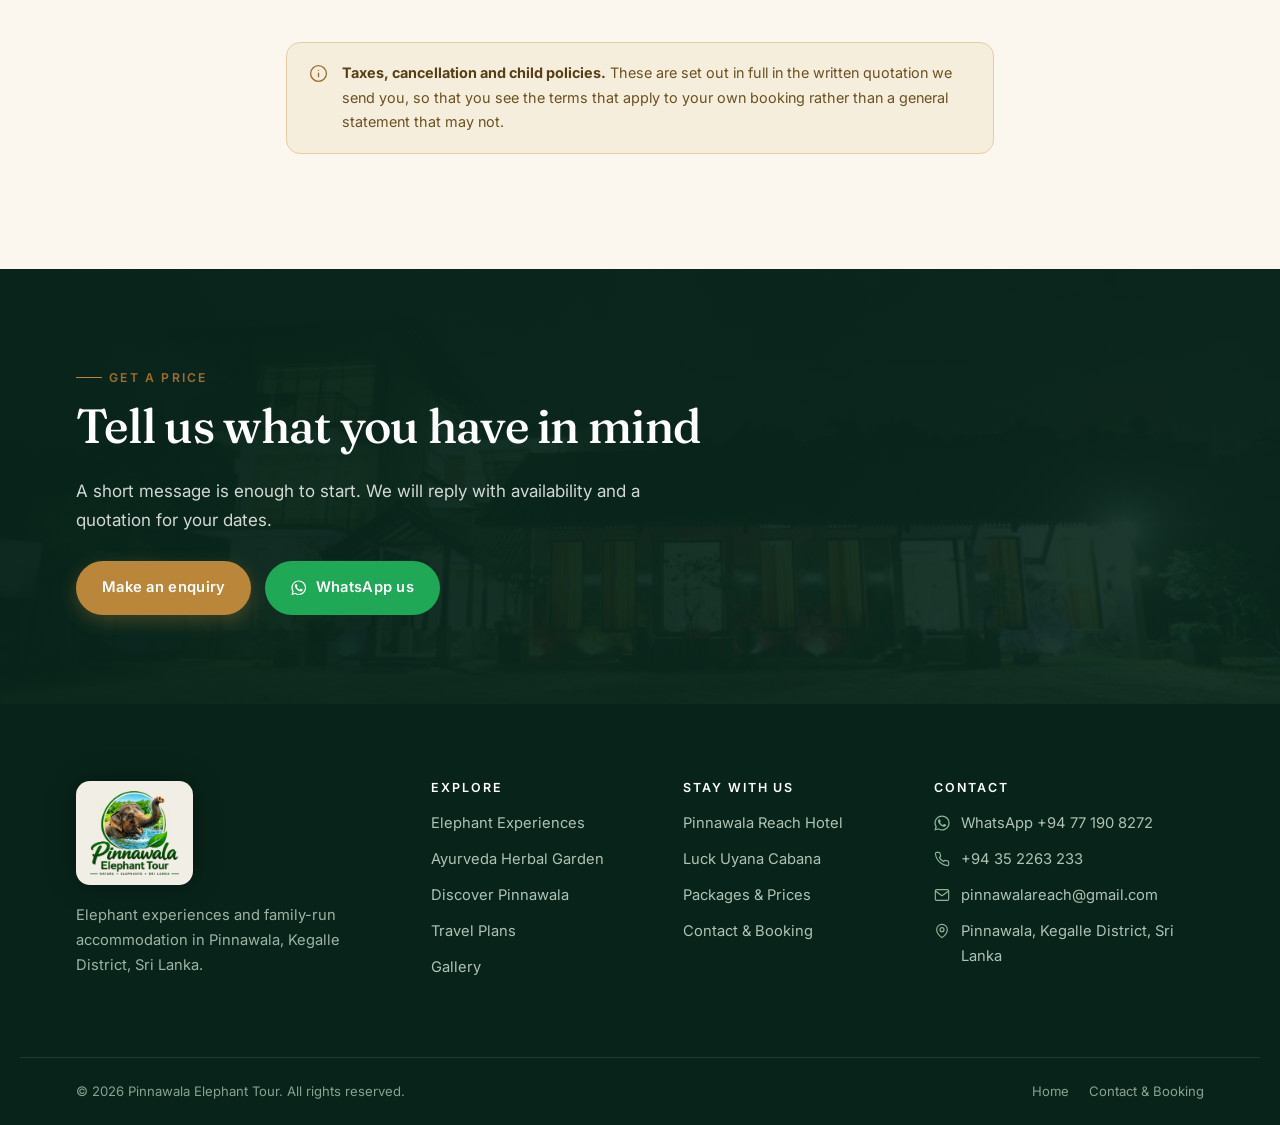
<file: packages.html>
<!DOCTYPE html>
<html lang="en">
<head>
<meta charset="utf-8">
<meta name="viewport" content="width=device-width, initial-scale=1">
<title>Packages & Prices | Pinnawala Elephant Tour</title>
<meta name="description" content="Accommodation, meals, elephant experiences, herbal garden visits, day trips and transfers. Every enquiry is quoted individually for your dates.">
<link rel="canonical" href="https://pinnawalaelephanttour.com/packages.html">
<meta property="og:type" content="website">
<meta property="og:title" content="Packages & Prices | Pinnawala Elephant Tour">
<meta property="og:description" content="Accommodation, meals, elephant experiences, herbal garden visits, day trips and transfers. Every enquiry is quoted individually for your dates.">
<meta property="og:image" content="https://pinnawalaelephanttour.com/media/photos/reach-riverside-dining.jpg">
<meta property="og:url" content="https://pinnawalaelephanttour.com/packages.html">
<meta name="twitter:card" content="summary_large_image">
<meta name="theme-color" content="#0D3225">
<link rel="icon" href="favicon.ico" sizes="any">
<link rel="apple-touch-icon" href="media/apple-touch-icon.png">
<link rel="preconnect" href="https://fonts.googleapis.com">
<link rel="preconnect" href="https://fonts.gstatic.com" crossorigin>
<link href="https://fonts.googleapis.com/css2?family=Fraunces:opsz,wght@9..144,300;9..144,400;9..144,500;9..144,600&family=Inter:wght@400;500;600&display=swap" rel="stylesheet">
<link rel="stylesheet" href="css/style.css">
</head>
<body>
<a class="skip-link" href="#main">Skip to content</a>

<!-- ============================ icon sprite ============================ -->
<svg width="0" height="0" style="position:absolute" aria-hidden="true" focusable="false"><defs>
<g id="i" fill="none" stroke="currentColor" stroke-width="1.7" stroke-linecap="round" stroke-linejoin="round"></g>
</defs>
<symbol id="ic-phone" viewBox="0 0 24 24" fill="none" stroke="currentColor" stroke-width="1.7" stroke-linecap="round" stroke-linejoin="round"><path d="M22 16.92v3a2 2 0 0 1-2.18 2 19.8 19.8 0 0 1-8.63-3.07 19.5 19.5 0 0 1-6-6A19.8 19.8 0 0 1 2.12 4.2 2 2 0 0 1 4.11 2h3a2 2 0 0 1 2 1.72c.13.96.36 1.9.68 2.81a2 2 0 0 1-.45 2.11L8.09 9.91a16 16 0 0 0 6 6l1.27-1.27a2 2 0 0 1 2.11-.45c.91.32 1.85.55 2.81.68A2 2 0 0 1 22 16.92Z"/></symbol>
<symbol id="ic-mail" viewBox="0 0 24 24" fill="none" stroke="currentColor" stroke-width="1.7" stroke-linecap="round" stroke-linejoin="round"><rect x="2" y="4" width="20" height="16" rx="2"/><path d="m22 6-10 7L2 6"/></symbol>
<symbol id="ic-pin" viewBox="0 0 24 24" fill="none" stroke="currentColor" stroke-width="1.7" stroke-linecap="round" stroke-linejoin="round"><path d="M20 10c0 6-8 12-8 12s-8-6-8-12a8 8 0 0 1 16 0Z"/><circle cx="12" cy="10" r="3"/></symbol>
<symbol id="ic-wa" viewBox="0 0 24 24" fill="currentColor"><path d="M17.47 14.38c-.3-.15-1.75-.86-2.02-.96-.27-.1-.47-.15-.67.15-.2.3-.77.96-.94 1.16-.17.2-.35.22-.64.07-.3-.15-1.25-.46-2.38-1.47-.88-.78-1.47-1.76-1.64-2.05-.17-.3-.02-.46.13-.6.13-.14.3-.35.45-.52.15-.17.2-.3.3-.5.1-.2.05-.37-.02-.52-.08-.15-.67-1.6-.92-2.2-.24-.58-.49-.5-.67-.51l-.57-.01c-.2 0-.52.07-.8.37s-1.05 1.02-1.05 2.5 1.08 2.9 1.23 3.1c.15.2 2.12 3.24 5.14 4.54.72.31 1.28.5 1.71.63.72.23 1.37.2 1.89.12.58-.09 1.75-.72 2-1.41.25-.69.25-1.29.17-1.41-.07-.13-.27-.2-.57-.35M12.04 21.5h-.01a9.5 9.5 0 0 1-4.82-1.32l-.35-.2-3.58.93.96-3.49-.23-.36a9.47 9.47 0 0 1-1.45-5.05c0-5.23 4.26-9.49 9.5-9.49a9.44 9.44 0 0 1 6.71 2.79 9.4 9.4 0 0 1 2.78 6.71c0 5.23-4.26 9.48-9.5 9.48m8.08-17.57A11.4 11.4 0 0 0 12.04.6C5.76.6.65 5.71.65 11.99c0 2 .53 3.96 1.52 5.69L.56 23.4l5.86-1.54a11.4 11.4 0 0 0 5.62 1.43h.01c6.28 0 11.39-5.11 11.4-11.39a11.33 11.33 0 0 0-3.33-8.07"/></symbol>
<symbol id="ic-chev" viewBox="0 0 24 24" fill="none" stroke="currentColor" stroke-width="2.2" stroke-linecap="round" stroke-linejoin="round"><path d="m6 9 6 6 6-6"/></symbol>
<symbol id="ic-left" viewBox="0 0 24 24" fill="none" stroke="currentColor" stroke-width="1.8" stroke-linecap="round" stroke-linejoin="round"><path d="M19 12H5m7 7-7-7 7-7"/></symbol>
<symbol id="ic-right" viewBox="0 0 24 24" fill="none" stroke="currentColor" stroke-width="1.8" stroke-linecap="round" stroke-linejoin="round"><path d="M5 12h14m-7-7 7 7-7 7"/></symbol>
<symbol id="ic-close" viewBox="0 0 24 24" fill="none" stroke="currentColor" stroke-width="1.8" stroke-linecap="round"><path d="M18 6 6 18M6 6l12 12"/></symbol>
<symbol id="ic-check" viewBox="0 0 24 24" fill="none" stroke="currentColor" stroke-width="2.2" stroke-linecap="round" stroke-linejoin="round"><path d="M20 6 9 17l-5-5"/></symbol>
<symbol id="ic-wifi" viewBox="0 0 24 24" fill="none" stroke="currentColor" stroke-width="1.7" stroke-linecap="round" stroke-linejoin="round"><path d="M5 12.55a11 11 0 0 1 14.08 0M1.42 9a16 16 0 0 1 21.16 0M8.53 16.11a6 6 0 0 1 6.95 0M12 20h.01"/></symbol>
<symbol id="ic-ac" viewBox="0 0 24 24" fill="none" stroke="currentColor" stroke-width="1.7" stroke-linecap="round" stroke-linejoin="round"><path d="M17.7 7.7a2.5 2.5 0 1 1 1.8 4.3H2M9.6 4.6A2 2 0 1 1 11 8H2m10.6 11.4A2 2 0 1 0 14 16H2"/></symbol>
<symbol id="ic-bed" viewBox="0 0 24 24" fill="none" stroke="currentColor" stroke-width="1.7" stroke-linecap="round" stroke-linejoin="round"><path d="M3 7v12M3 12h18v7M21 19v-7a3 3 0 0 0-3-3h-6v3"/><circle cx="7.5" cy="11" r="1.6"/></symbol>
<symbol id="ic-bath" viewBox="0 0 24 24" fill="none" stroke="currentColor" stroke-width="1.7" stroke-linecap="round" stroke-linejoin="round"><path d="M12 22a7 7 0 0 0 7-7c0-2-1-3.9-3-5.5S12.5 5.5 12 3c-.5 2.5-2 4.9-4 6.5S5 13 5 15a7 7 0 0 0 7 7Z"/></symbol>
<symbol id="ic-tv" viewBox="0 0 24 24" fill="none" stroke="currentColor" stroke-width="1.7" stroke-linecap="round" stroke-linejoin="round"><rect x="2" y="7" width="20" height="13" rx="2"/><path d="m17 2-5 5-5-5"/></symbol>
<symbol id="ic-car" viewBox="0 0 24 24" fill="none" stroke="currentColor" stroke-width="1.7" stroke-linecap="round" stroke-linejoin="round"><path d="M5 17H3v-5l2-5h14l2 5v5h-2M5 12h14"/><circle cx="7" cy="17" r="2"/><circle cx="17" cy="17" r="2"/></symbol>
<symbol id="ic-train" viewBox="0 0 24 24" fill="none" stroke="currentColor" stroke-width="1.7" stroke-linecap="round" stroke-linejoin="round"><rect x="4" y="3" width="16" height="13" rx="2"/><path d="M4 11h16M8 19l-2 3M16 19l2 3M8 16h.01M16 16h.01"/></symbol>
<symbol id="ic-plane" viewBox="0 0 24 24" fill="none" stroke="currentColor" stroke-width="1.7" stroke-linecap="round" stroke-linejoin="round"><path d="M17.8 19.2 16 11l3.5-3.5C21 6 21.5 4 21 3c-1-.5-3 0-4.5 1.5L13 8 4.8 6.2c-.5-.1-.9.1-1.1.5l-.3.5c-.2.5-.1 1 .3 1.3L9 12l-2 3H4l-1 1 3 2 2 3 1-1v-3l3-2 3.5 5.3c.3.4.8.5 1.3.3l.4-.2c.5-.2.7-.6.6-1.1Z"/></symbol>
<symbol id="ic-leaf" viewBox="0 0 24 24" fill="none" stroke="currentColor" stroke-width="1.7" stroke-linecap="round" stroke-linejoin="round"><path d="M11 20A7 7 0 0 1 9.8 6.1C15.5 5 17 4.5 19 2c1 2 2 4.2 2 8 0 5.5-4.8 10-10 10Z"/><path d="M2 21c0-3 1.9-5.4 5.1-6"/></symbol>
<symbol id="ic-waves" viewBox="0 0 24 24" fill="none" stroke="currentColor" stroke-width="1.7" stroke-linecap="round" stroke-linejoin="round"><path d="M2 6c.6.5 1.2 1 2.5 1C7 7 7 5 9.5 5s2.5 2 5 2 2.5-2 5-2c1.3 0 1.9.5 2.5 1M2 12c.6.5 1.2 1 2.5 1C7 13 7 11 9.5 11s2.5 2 5 2 2.5-2 5-2c1.3 0 1.9.5 2.5 1M2 18c.6.5 1.2 1 2.5 1 2.5 0 2.5-2 5-2s2.5 2 5 2 2.5-2 5-2c1.3 0 1.9.5 2.5 1"/></symbol>
<symbol id="ic-dine" viewBox="0 0 24 24" fill="none" stroke="currentColor" stroke-width="1.7" stroke-linecap="round" stroke-linejoin="round"><path d="M3 2v7a2 2 0 0 0 2 2h1a2 2 0 0 0 2-2V2M5.5 2v9M21 15V2a5 5 0 0 0-3 9v11"/></symbol>
<symbol id="ic-camera" viewBox="0 0 24 24" fill="none" stroke="currentColor" stroke-width="1.7" stroke-linecap="round" stroke-linejoin="round"><path d="M14.5 4h-5L7 7H4a2 2 0 0 0-2 2v9a2 2 0 0 0 2 2h16a2 2 0 0 0 2-2V9a2 2 0 0 0-2-2h-3l-2.5-3Z"/><circle cx="12" cy="13" r="3.2"/></symbol>
<symbol id="ic-users" viewBox="0 0 24 24" fill="none" stroke="currentColor" stroke-width="1.7" stroke-linecap="round" stroke-linejoin="round"><path d="M16 21v-2a4 4 0 0 0-4-4H6a4 4 0 0 0-4 4v2"/><circle cx="9" cy="7" r="4"/><path d="M22 21v-2a4 4 0 0 0-3-3.9M16 3.1a4 4 0 0 1 0 7.8"/></symbol>
<symbol id="ic-info" viewBox="0 0 24 24" fill="none" stroke="currentColor" stroke-width="1.7" stroke-linecap="round" stroke-linejoin="round"><circle cx="12" cy="12" r="10"/><path d="M12 16v-4.5M12 8h.01"/></symbol>
<symbol id="ic-clock" viewBox="0 0 24 24" fill="none" stroke="currentColor" stroke-width="1.7" stroke-linecap="round" stroke-linejoin="round"><circle cx="12" cy="12" r="10"/><path d="M12 6.5V12l3.5 2"/></symbol>
<symbol id="ic-park" viewBox="0 0 24 24" fill="none" stroke="currentColor" stroke-width="1.7" stroke-linecap="round" stroke-linejoin="round"><rect x="3" y="3" width="18" height="18" rx="3"/><path d="M9 17V8h3.5a2.8 2.8 0 0 1 0 5.6H9"/></symbol>
</svg>

<!-- ================================ top bar ================================ -->
<div class="topbar">
  <div class="wrap topbar__inner">
    <span class="topbar__tag" data-i18n="top.tagline">Nature • Elephants • Sri Lanka</span>
    <div class="topbar__contact">
      <a href="tel:+94771908272"><svg><use href="#ic-phone"></use></svg>+94 77 190 8272</a>
      <a href="https://wa.me/94771908272" target="_blank" rel="noopener"><svg><use href="#ic-wa"></use></svg>WhatsApp</a>
      <div class="lang" data-open="false">
        <button type="button" class="lang__btn" aria-expanded="false" aria-haspopup="true" data-i18n-attr="aria-label:top.lang">
          <span data-lang-label>EN</span><svg><use href="#ic-chev"></use></svg>
        </button>
        <div class="lang__menu" role="menu">
          <button type="button" role="menuitem" data-set-lang="en" aria-current="true">English</button>
          <button type="button" role="menuitem" data-set-lang="ru" aria-current="false">Русский</button>
          <button type="button" role="menuitem" data-set-lang="de" aria-current="false">Deutsch</button>
        </div>
      </div>
    </div>
  </div>
</div>

<!-- ================================= header ================================ -->
<header class="header">
  <div class="wrap header__inner">
    <a class="brand" href="index.html" aria-label="Pinnawala Elephant Tour — home">
      <img src="media/logo.png" alt="Pinnawala Elephant Tour" width="440" height="414">
    </a>

    <nav class="nav" id="site-nav" aria-label="Main">
      <a href="index.html" data-i18n="nav.home">Home</a>
      <a href="elephant-experiences.html" data-i18n="nav.experiences">Elephant Experiences</a>
      <a href="hotels.html" data-i18n="nav.hotels">Our Hotels</a>
      <a href="ayurveda-herbal-garden.html" data-i18n="nav.garden">Ayurveda Herbal Garden</a>
      <a href="discover-pinnawala.html" data-i18n="nav.discover">Discover Pinnawala</a>
      <a href="travel-plans.html" data-i18n="nav.travel">Travel Plans</a>
      <a href="gallery.html" data-i18n="nav.gallery">Gallery</a>
      <a href="packages.html" aria-current="page" data-i18n="nav.packages">Packages &amp; Prices</a>
      <div class="nav__mobile-cta">
        <a class="btn btn--primary" href="contact.html" data-i18n="cta.enquire">Make an enquiry</a>
        <a class="btn btn--wa" href="https://wa.me/94771908272" target="_blank" rel="noopener"><svg><use href="#ic-wa"></use></svg><span data-i18n="cta.whatsapp">WhatsApp us</span></a>
      </div>
    </nav>

    <div class="header__cta">
      <a class="btn btn--primary btn--sm" href="contact.html" data-i18n="cta.enquire">Make an enquiry</a>
      <button class="burger" type="button" aria-label="Menu" aria-expanded="false" aria-controls="site-nav"><span></span></button>
    </div>
  </div>
</header>
<div class="nav-scrim"></div>

<main id="main">
<section class="pagehero">
  <div class="pagehero__bg">
    <img src="media/photos/reach-riverside-dining.jpg" alt="" aria-hidden="true" width="1500" height="845">
  </div>
  <div class="wrap">
    <span class="eyebrow" data-i18n="nav.packages">Packages &amp; Prices</span>
    <h1>What a stay can include</h1>
    <p class="lede">We quote every enquiry individually, because the right answer depends on your dates, how many of you there are and what you want to do while you are here.</p>
    <p class="crumbs"><a href="index.html" data-i18n="nav.home">Home</a><span>/</span><span data-i18n="nav.packages">Packages &amp; Prices</span></p>
  </div>
</section>

<section class="section section--cream">
  <div class="wrap wrap--narrow">
    <div class="notice" data-reveal>
      <svg><use href="#ic-info"></use></svg>
      <p><strong>Rates are confirmed on enquiry.</strong> We do not publish a standing price list, because room rates, meal plans and what is available around the elephants all change through the year. Send us your dates and we will reply with a written quotation showing exactly what is included and what is not.</p>
    </div>
  </div>
</section>

<section class="section section--sand" style="padding-top:0">
  <div class="wrap">
    <div class="sec-head sec-head--center">
      <span class="eyebrow">Build your stay</span>
      <h2>The pieces we can put together</h2>
      <p class="lede">Tell us which of these interest you and we will price the combination for your dates.</p>
    </div>

    <div class="grid grid--3">
      <article class="card" data-reveal>
        <div class="card__media"><img src="media/photos/reach-room-double-t.jpg" alt="Double room at Pinnawala Reach Hotel" loading="lazy" width="760" height="461"></div>
        <div class="card__body">
          <h3>Accommodation</h3>
          <p>A room at Pinnawala Reach Hotel or a cabana at Luck Uyana — or a few nights at each. Eleven rooms and cabanas between the two properties.</p>
          <a class="link-more" href="hotels.html">See both properties</a>
        </div>
      </article>
      <article class="card" data-reveal>
        <div class="card__media"><img src="media/photos/reach-breakfast-terrace-t.jpg" alt="Breakfast laid on a terrace table with the jungle behind" loading="lazy" width="760" height="1013"></div>
        <div class="card__body">
          <h3>Meals</h3>
          <p>Breakfast, half board or full board, served in the restaurant, on the riverside terrace or in the garden pavilion. Tell us about any dietary needs.</p>
          <a class="link-more" href="gallery.html">See the dining areas</a>
        </div>
      </article>
      <article class="card" data-reveal>
        <div class="card__media"><img src="media/photos/elephant-walk-with-visitors-t.jpg" alt="Visitors walking beside an elephant on a shaded path" loading="lazy" width="760" height="507"></div>
        <div class="card__body">
          <h3>Elephant experiences</h3>
          <p>Time around the herd, arranged for the right part of the day. Exactly what is possible depends on the elephants and the river that week.</p>
          <a class="link-more" href="elephant-experiences.html">How the visits work</a>
        </div>
      </article>
      <article class="card" data-reveal>
        <div class="card__media"><img src="media/photos/luckuyana-garden-t.jpg" alt="Thatched garden huts and lawn at Luck Uyana" loading="lazy" width="760" height="428"></div>
        <div class="card__body">
          <h3>Herbal garden visit</h3>
          <p>A guided walk through a working Ayurveda herbal garden — an easy, shaded hour between the morning and the afternoon.</p>
          <a class="link-more" href="ayurveda-herbal-garden.html">About the garden</a>
        </div>
      </article>
      <article class="card" data-reveal>
        <div class="card__media"><img src="media/photos/elephant-bamboo-grove-t.jpg" alt="An elephant beside a stand of golden bamboo" loading="lazy" width="760" height="507"></div>
        <div class="card__body">
          <h3>Day trips</h3>
          <p>Kandy, the Kegalle countryside, spice gardens or a stop on your way to the Cultural Triangle. We will help you arrange a car and driver.</p>
          <a class="link-more" href="discover-pinnawala.html">What is nearby</a>
        </div>
      </article>
      <article class="card" data-reveal>
        <div class="card__media"><img src="media/photos/reach-exterior-drive-t.jpg" alt="The hotel entrance with a car parked under the portico" loading="lazy" width="760" height="570"></div>
        <div class="card__body">
          <h3>Transfers</h3>
          <p>From the airport, from Colombo, from Rambukkana station, or onward to your next stop. Tell us where you are coming from and we will quote it.</p>
          <a class="link-more" href="travel-plans.html">See the travel plans</a>
        </div>
      </article>
    </div>
  </div>
</section>

<section class="section section--cream">
  <div class="wrap wrap--narrow">
    <div class="sec-head">
      <span class="eyebrow">How quoting works</span>
      <h2>Four steps, no obligation</h2>
    </div>
    <div class="steps" data-reveal>
      <div class="step"><span class="step__no"></span><div><h3>You send your dates</h3><p>Use the enquiry form or WhatsApp. Dates, number of guests and anything you particularly want to do.</p></div></div>
      <div class="step"><span class="step__no"></span><div><h3>We check availability</h3><p>Between the two properties there are only eleven rooms and cabanas, so we confirm what is genuinely free before we quote.</p></div></div>
      <div class="step"><span class="step__no"></span><div><h3>You get a written quotation</h3><p>With the rate, what is included, what is not, and any taxes or charges set out clearly. Ask us anything before you decide.</p></div></div>
      <div class="step"><span class="step__no"></span><div><h3>You confirm</h3><p>Once you are happy, we hold the rooms and send you directions and arrival details.</p></div></div>
    </div>

    <div class="notice mt-l" data-reveal>
      <svg><use href="#ic-info"></use></svg>
      <p><strong>Taxes, cancellation and child policies.</strong> These are set out in full in the written quotation we send you, so that you see the terms that apply to your own booking rather than a general statement that may not.</p>
    </div>
  </div>
</section>

<section class="cta-band">
  <div class="cta-band__bg"><img src="media/photos/reach-exterior-night-t.jpg" alt="" aria-hidden="true" loading="lazy" width="760" height="286"></div>
  <div class="wrap">
    <div class="sec-head" style="margin-bottom:26px">
      <span class="eyebrow">Get a price</span>
      <h2>Tell us what you have in mind</h2>
      <p>A short message is enough to start. We will reply with availability and a quotation for your dates.</p>
    </div>
    <div class="btn-row">
      <a class="btn btn--primary" href="contact.html" data-i18n="cta.enquire">Make an enquiry</a>
      <a class="btn btn--wa" href="https://wa.me/94771908272" target="_blank" rel="noopener"><svg><use href="#ic-wa"></use></svg><span data-i18n="cta.whatsapp">WhatsApp us</span></a>
    </div>
  </div>
</section>

</main>

<!-- ================================ footer ================================= -->
<footer class="footer">
  <div class="wrap footer__top">
    <div class="footer__grid">
      <div class="footer__brand">
        <img src="media/logo.png" alt="Pinnawala Elephant Tour" loading="lazy" width="440" height="414">
        <p data-i18n="footer.about">Elephant experiences and family-run accommodation in Pinnawala, Kegalle District, Sri Lanka.</p>
      </div>

      <div>
        <h4 data-i18n="footer.explore">Explore</h4>
        <ul>
          <li><a href="elephant-experiences.html" data-i18n="nav.experiences">Elephant Experiences</a></li>
          <li><a href="ayurveda-herbal-garden.html" data-i18n="nav.garden">Ayurveda Herbal Garden</a></li>
          <li><a href="discover-pinnawala.html" data-i18n="nav.discover">Discover Pinnawala</a></li>
          <li><a href="travel-plans.html" data-i18n="nav.travel">Travel Plans</a></li>
          <li><a href="gallery.html" data-i18n="nav.gallery">Gallery</a></li>
        </ul>
      </div>

      <div>
        <h4 data-i18n="footer.stay">Stay with us</h4>
        <ul>
          <li><a href="hotels.html#pinnawala-reach">Pinnawala Reach Hotel</a></li>
          <li><a href="hotels.html#luck-uyana-cabana">Luck Uyana Cabana</a></li>
          <li><a href="packages.html" data-i18n="nav.packages">Packages &amp; Prices</a></li>
          <li><a href="contact.html" data-i18n="nav.contact">Contact &amp; Booking</a></li>
        </ul>
      </div>

      <div>
        <h4 data-i18n="footer.contact">Contact</h4>
        <ul class="footer__contact">
          <li><svg><use href="#ic-wa"></use></svg><a href="https://wa.me/94771908272" target="_blank" rel="noopener">WhatsApp +94 77 190 8272</a></li>
          <li><svg><use href="#ic-phone"></use></svg><a href="tel:+94352263233">+94 35 2263 233</a></li>
          <li><svg><use href="#ic-mail"></use></svg><a href="mailto:pinnawalareach@gmail.com">pinnawalareach@gmail.com</a></li>
          <li><svg><use href="#ic-pin"></use></svg><span>Pinnawala, Kegalle District, Sri Lanka</span></li>
        </ul>
      </div>
    </div>
  </div>

  <div class="wrap footer__bottom">
    <span>© <span data-year>2026</span> Pinnawala Elephant Tour. <span data-i18n="footer.rights">All rights reserved.</span></span>
    <nav>
      <a href="index.html" data-i18n="nav.home">Home</a>
      <a href="contact.html" data-i18n="nav.contact">Contact &amp; Booking</a>
    </nav>
  </div>
</footer>

<a class="wa-float" href="https://wa.me/94771908272" target="_blank" rel="noopener" aria-label="Chat with us on WhatsApp">
  <svg><use href="#ic-wa"></use></svg>
</a>

<!-- ============================== lightbox ================================= -->
<div class="lightbox" aria-hidden="true" role="dialog" aria-modal="true" aria-label="Photo viewer">
  <button class="lightbox__btn lightbox__close" type="button" aria-label="Close"><svg><use href="#ic-close"></use></svg></button>
  <button class="lightbox__btn lightbox__prev" type="button" aria-label="Previous photo"><svg><use href="#ic-left"></use></svg></button>
  <button class="lightbox__btn lightbox__next" type="button" aria-label="Next photo"><svg><use href="#ic-right"></use></svg></button>
  <figure class="lightbox__figure">
    <img alt="">
    <figcaption><span class="lightbox__caption"></span><span class="lightbox__count"></span></figcaption>
  </figure>
</div>


<script src="js/i18n-data.js"></script>
<script src="js/i18n.js"></script>
<script src="js/main.js"></script>
</body>
</html>
</file>
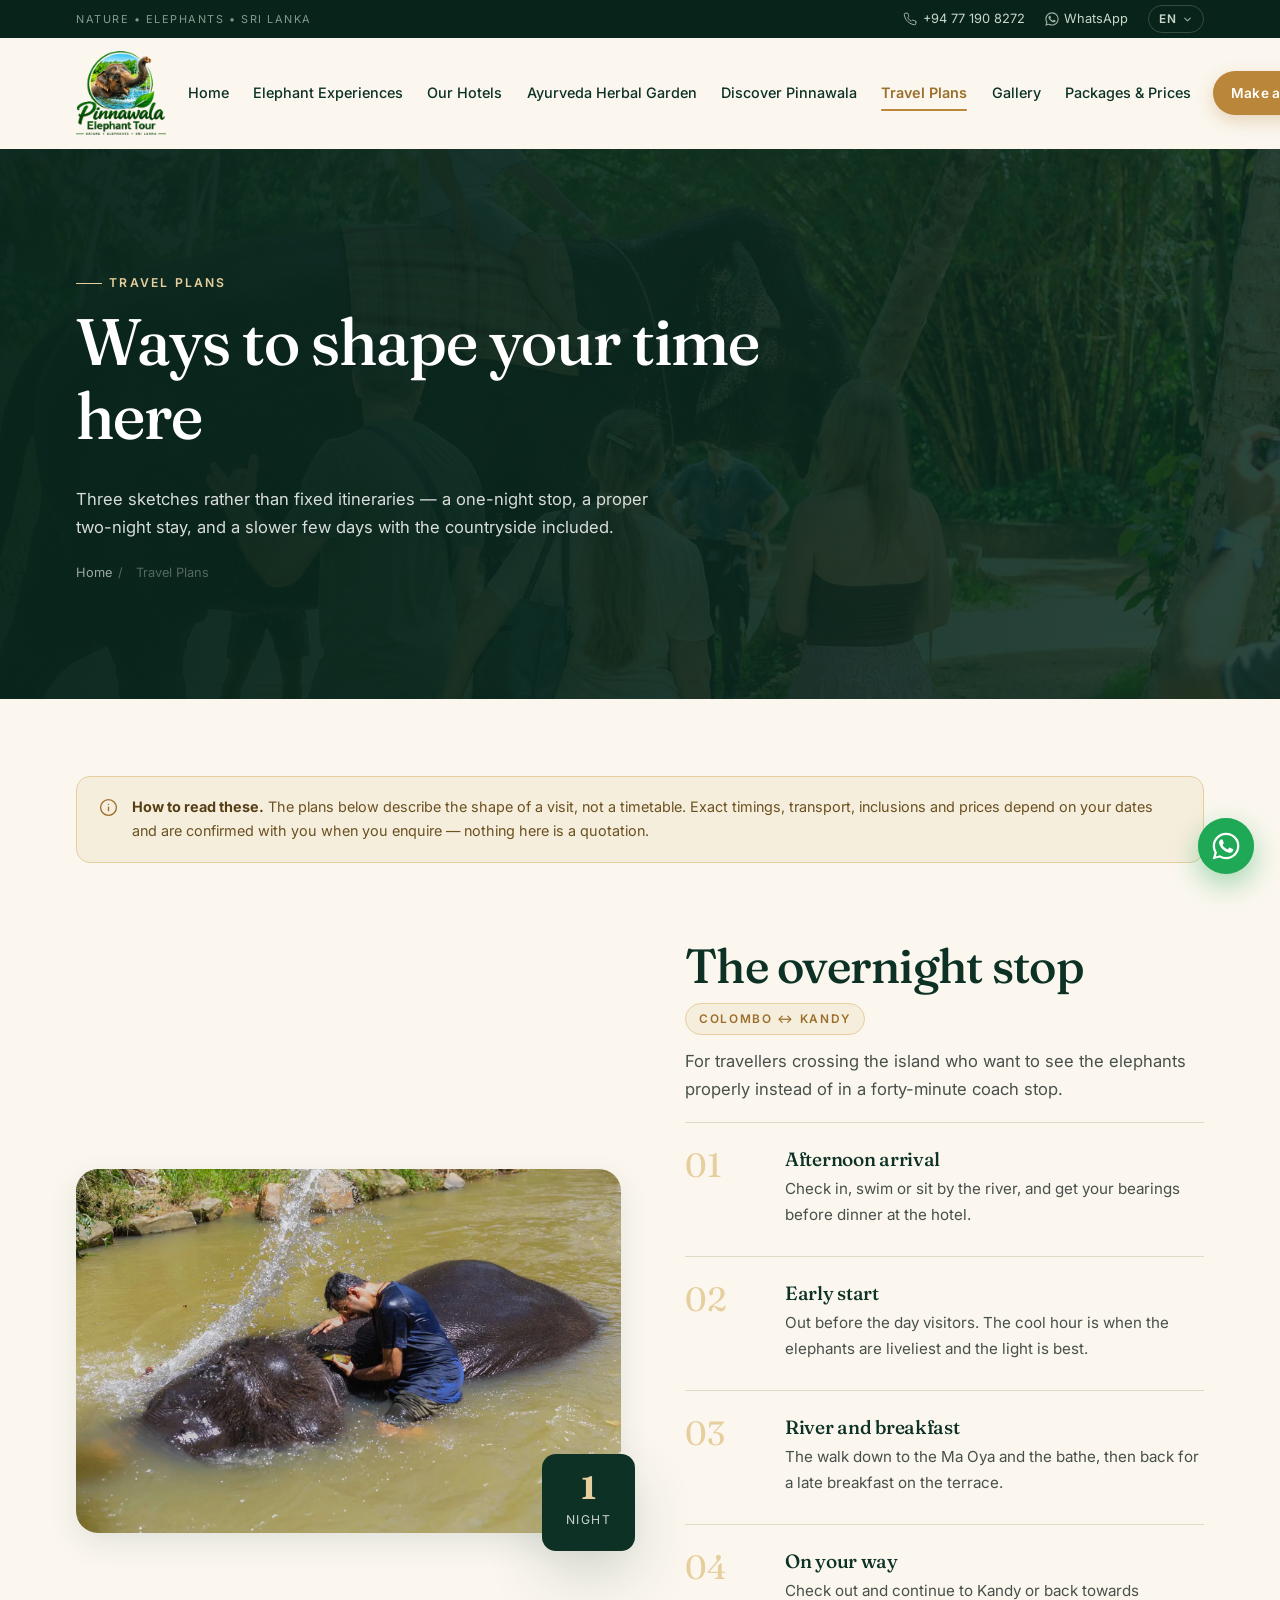
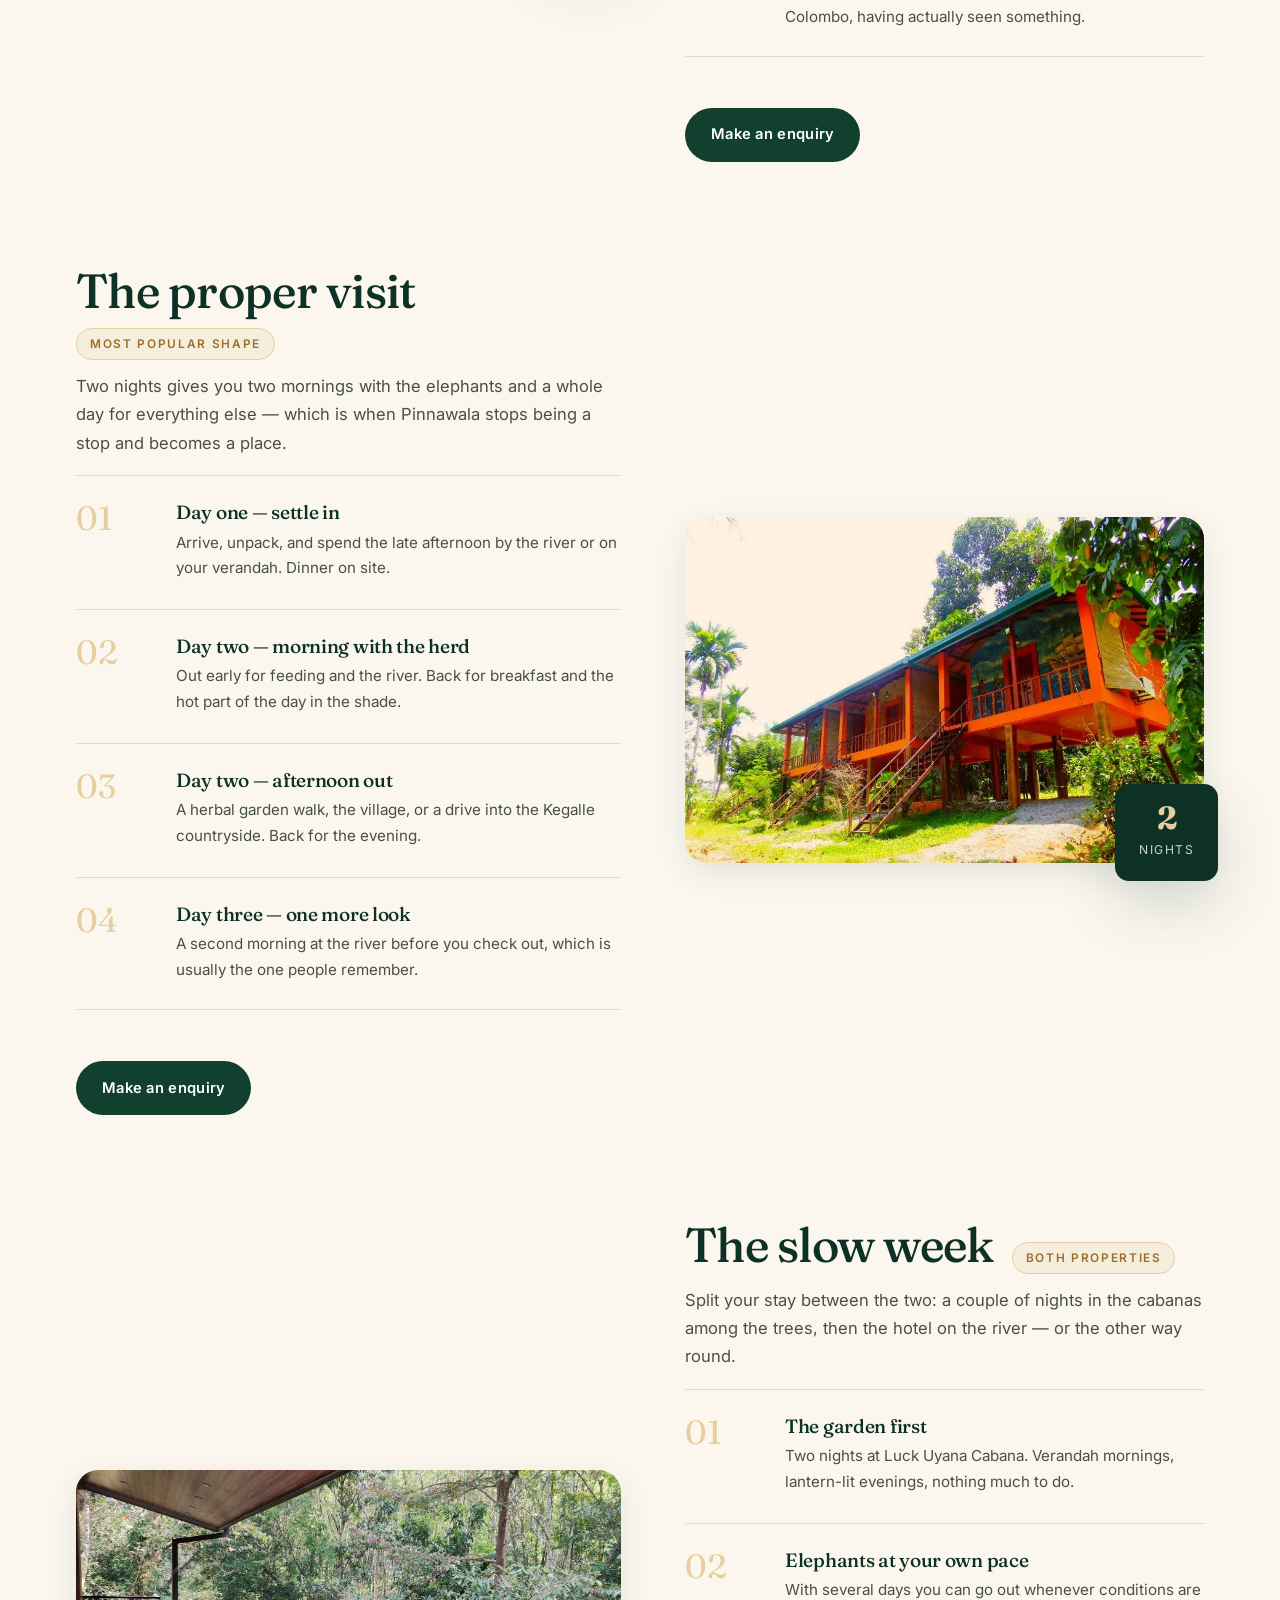
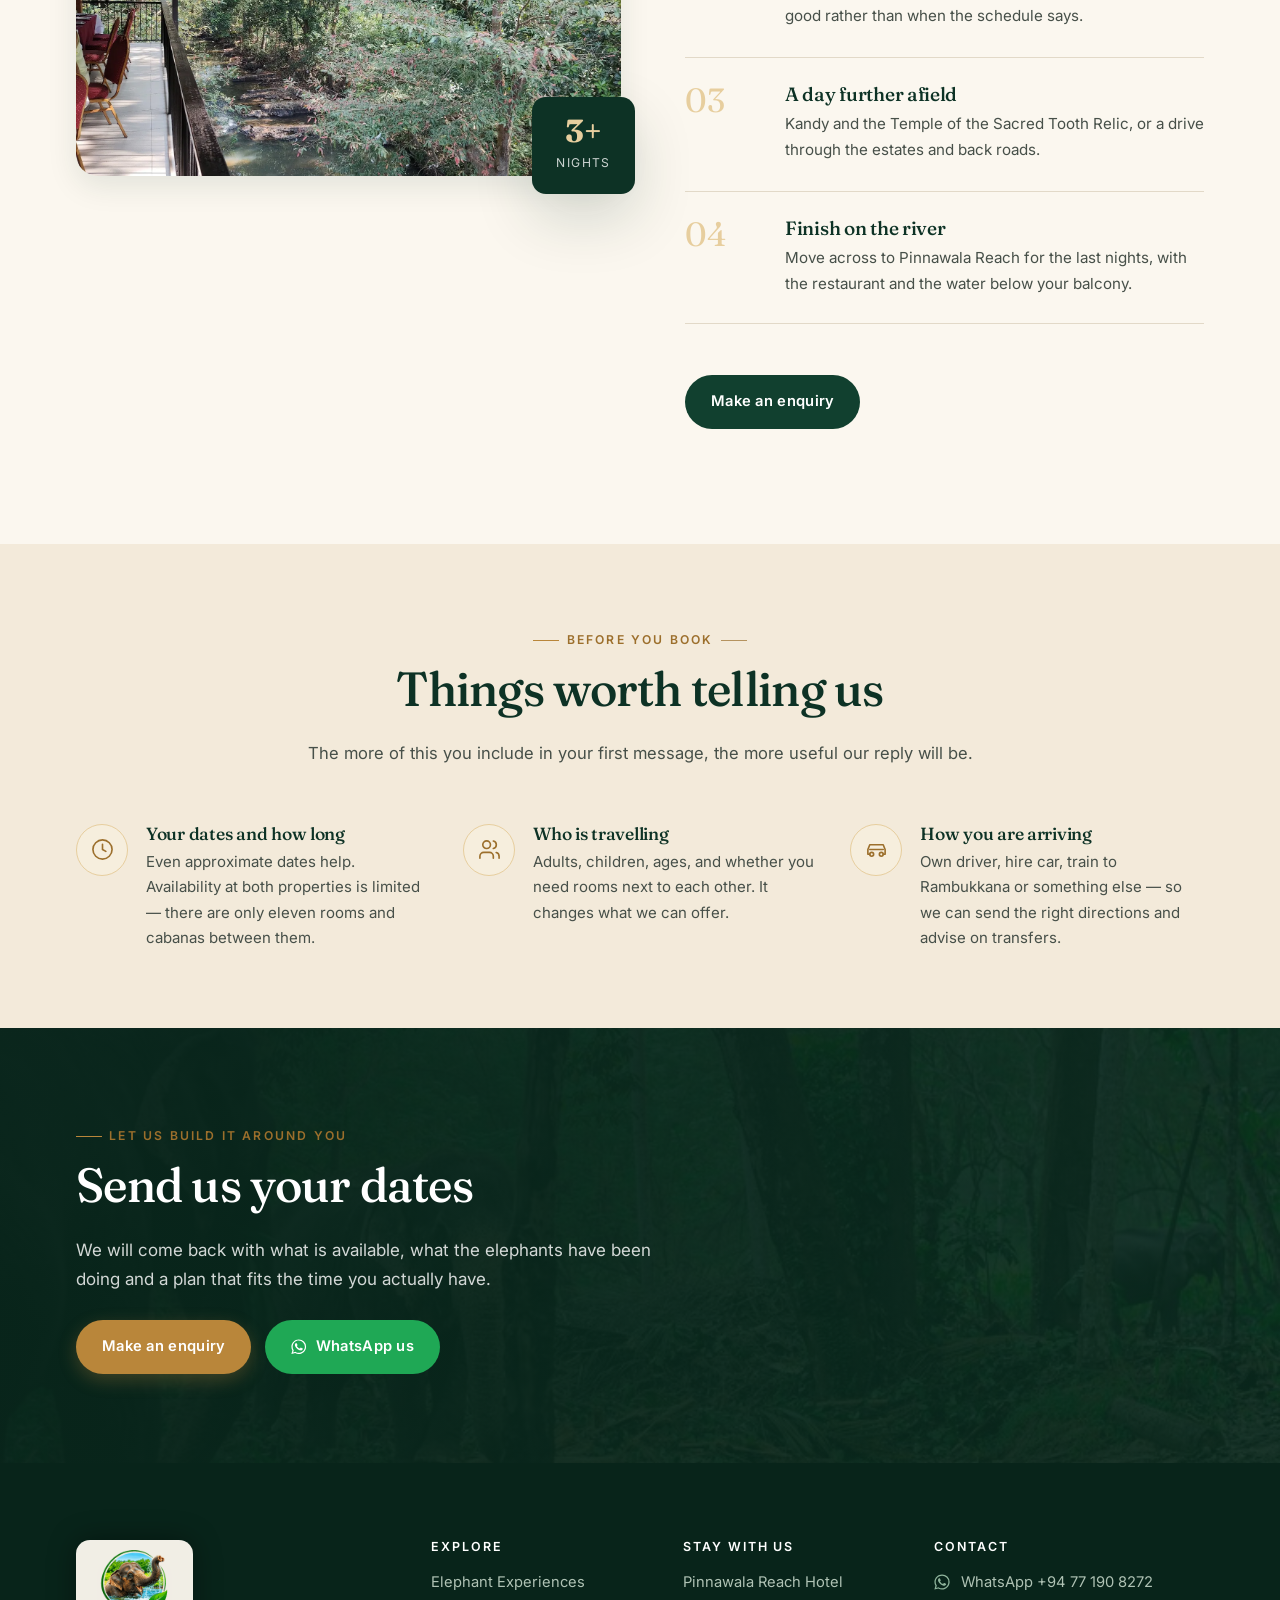
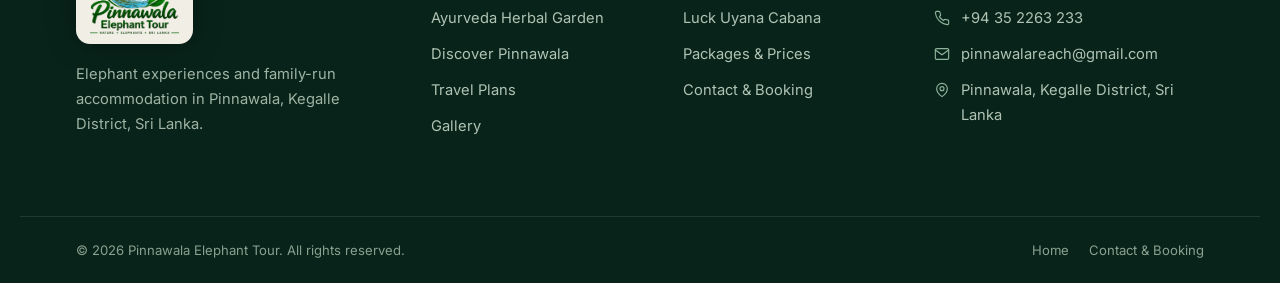
<file: travel-plans.html>
<!DOCTYPE html>
<html lang="en">
<head>
<meta charset="utf-8">
<meta name="viewport" content="width=device-width, initial-scale=1">
<title>Travel Plans | One Night, Two Nights or a Slow Week in Pinnawala</title>
<meta name="description" content="Three ways to shape a visit to Pinnawala — an overnight stop between Colombo and Kandy, a two-night stay, or a longer stay split between both properties.">
<link rel="canonical" href="https://pinnawalaelephanttour.com/travel-plans.html">
<meta property="og:type" content="website">
<meta property="og:title" content="Travel Plans | One Night, Two Nights or a Slow Week in Pinnawala">
<meta property="og:description" content="Three ways to shape a visit to Pinnawala — an overnight stop between Colombo and Kandy, a two-night stay, or a longer stay split between both properties.">
<meta property="og:image" content="https://pinnawalaelephanttour.com/media/photos/elephant-walk-with-visitors.jpg">
<meta property="og:url" content="https://pinnawalaelephanttour.com/travel-plans.html">
<meta name="twitter:card" content="summary_large_image">
<meta name="theme-color" content="#0D3225">
<link rel="icon" href="favicon.ico" sizes="any">
<link rel="apple-touch-icon" href="media/apple-touch-icon.png">
<link rel="preconnect" href="https://fonts.googleapis.com">
<link rel="preconnect" href="https://fonts.gstatic.com" crossorigin>
<link href="https://fonts.googleapis.com/css2?family=Fraunces:opsz,wght@9..144,300;9..144,400;9..144,500;9..144,600&family=Inter:wght@400;500;600&display=swap" rel="stylesheet">
<link rel="stylesheet" href="css/style.css">
</head>
<body>
<a class="skip-link" href="#main">Skip to content</a>

<!-- ============================ icon sprite ============================ -->
<svg width="0" height="0" style="position:absolute" aria-hidden="true" focusable="false"><defs>
<g id="i" fill="none" stroke="currentColor" stroke-width="1.7" stroke-linecap="round" stroke-linejoin="round"></g>
</defs>
<symbol id="ic-phone" viewBox="0 0 24 24" fill="none" stroke="currentColor" stroke-width="1.7" stroke-linecap="round" stroke-linejoin="round"><path d="M22 16.92v3a2 2 0 0 1-2.18 2 19.8 19.8 0 0 1-8.63-3.07 19.5 19.5 0 0 1-6-6A19.8 19.8 0 0 1 2.12 4.2 2 2 0 0 1 4.11 2h3a2 2 0 0 1 2 1.72c.13.96.36 1.9.68 2.81a2 2 0 0 1-.45 2.11L8.09 9.91a16 16 0 0 0 6 6l1.27-1.27a2 2 0 0 1 2.11-.45c.91.32 1.85.55 2.81.68A2 2 0 0 1 22 16.92Z"/></symbol>
<symbol id="ic-mail" viewBox="0 0 24 24" fill="none" stroke="currentColor" stroke-width="1.7" stroke-linecap="round" stroke-linejoin="round"><rect x="2" y="4" width="20" height="16" rx="2"/><path d="m22 6-10 7L2 6"/></symbol>
<symbol id="ic-pin" viewBox="0 0 24 24" fill="none" stroke="currentColor" stroke-width="1.7" stroke-linecap="round" stroke-linejoin="round"><path d="M20 10c0 6-8 12-8 12s-8-6-8-12a8 8 0 0 1 16 0Z"/><circle cx="12" cy="10" r="3"/></symbol>
<symbol id="ic-wa" viewBox="0 0 24 24" fill="currentColor"><path d="M17.47 14.38c-.3-.15-1.75-.86-2.02-.96-.27-.1-.47-.15-.67.15-.2.3-.77.96-.94 1.16-.17.2-.35.22-.64.07-.3-.15-1.25-.46-2.38-1.47-.88-.78-1.47-1.76-1.64-2.05-.17-.3-.02-.46.13-.6.13-.14.3-.35.45-.52.15-.17.2-.3.3-.5.1-.2.05-.37-.02-.52-.08-.15-.67-1.6-.92-2.2-.24-.58-.49-.5-.67-.51l-.57-.01c-.2 0-.52.07-.8.37s-1.05 1.02-1.05 2.5 1.08 2.9 1.23 3.1c.15.2 2.12 3.24 5.14 4.54.72.31 1.28.5 1.71.63.72.23 1.37.2 1.89.12.58-.09 1.75-.72 2-1.41.25-.69.25-1.29.17-1.41-.07-.13-.27-.2-.57-.35M12.04 21.5h-.01a9.5 9.5 0 0 1-4.82-1.32l-.35-.2-3.58.93.96-3.49-.23-.36a9.47 9.47 0 0 1-1.45-5.05c0-5.23 4.26-9.49 9.5-9.49a9.44 9.44 0 0 1 6.71 2.79 9.4 9.4 0 0 1 2.78 6.71c0 5.23-4.26 9.48-9.5 9.48m8.08-17.57A11.4 11.4 0 0 0 12.04.6C5.76.6.65 5.71.65 11.99c0 2 .53 3.96 1.52 5.69L.56 23.4l5.86-1.54a11.4 11.4 0 0 0 5.62 1.43h.01c6.28 0 11.39-5.11 11.4-11.39a11.33 11.33 0 0 0-3.33-8.07"/></symbol>
<symbol id="ic-chev" viewBox="0 0 24 24" fill="none" stroke="currentColor" stroke-width="2.2" stroke-linecap="round" stroke-linejoin="round"><path d="m6 9 6 6 6-6"/></symbol>
<symbol id="ic-left" viewBox="0 0 24 24" fill="none" stroke="currentColor" stroke-width="1.8" stroke-linecap="round" stroke-linejoin="round"><path d="M19 12H5m7 7-7-7 7-7"/></symbol>
<symbol id="ic-right" viewBox="0 0 24 24" fill="none" stroke="currentColor" stroke-width="1.8" stroke-linecap="round" stroke-linejoin="round"><path d="M5 12h14m-7-7 7 7-7 7"/></symbol>
<symbol id="ic-close" viewBox="0 0 24 24" fill="none" stroke="currentColor" stroke-width="1.8" stroke-linecap="round"><path d="M18 6 6 18M6 6l12 12"/></symbol>
<symbol id="ic-check" viewBox="0 0 24 24" fill="none" stroke="currentColor" stroke-width="2.2" stroke-linecap="round" stroke-linejoin="round"><path d="M20 6 9 17l-5-5"/></symbol>
<symbol id="ic-wifi" viewBox="0 0 24 24" fill="none" stroke="currentColor" stroke-width="1.7" stroke-linecap="round" stroke-linejoin="round"><path d="M5 12.55a11 11 0 0 1 14.08 0M1.42 9a16 16 0 0 1 21.16 0M8.53 16.11a6 6 0 0 1 6.95 0M12 20h.01"/></symbol>
<symbol id="ic-ac" viewBox="0 0 24 24" fill="none" stroke="currentColor" stroke-width="1.7" stroke-linecap="round" stroke-linejoin="round"><path d="M17.7 7.7a2.5 2.5 0 1 1 1.8 4.3H2M9.6 4.6A2 2 0 1 1 11 8H2m10.6 11.4A2 2 0 1 0 14 16H2"/></symbol>
<symbol id="ic-bed" viewBox="0 0 24 24" fill="none" stroke="currentColor" stroke-width="1.7" stroke-linecap="round" stroke-linejoin="round"><path d="M3 7v12M3 12h18v7M21 19v-7a3 3 0 0 0-3-3h-6v3"/><circle cx="7.5" cy="11" r="1.6"/></symbol>
<symbol id="ic-bath" viewBox="0 0 24 24" fill="none" stroke="currentColor" stroke-width="1.7" stroke-linecap="round" stroke-linejoin="round"><path d="M12 22a7 7 0 0 0 7-7c0-2-1-3.9-3-5.5S12.5 5.5 12 3c-.5 2.5-2 4.9-4 6.5S5 13 5 15a7 7 0 0 0 7 7Z"/></symbol>
<symbol id="ic-tv" viewBox="0 0 24 24" fill="none" stroke="currentColor" stroke-width="1.7" stroke-linecap="round" stroke-linejoin="round"><rect x="2" y="7" width="20" height="13" rx="2"/><path d="m17 2-5 5-5-5"/></symbol>
<symbol id="ic-car" viewBox="0 0 24 24" fill="none" stroke="currentColor" stroke-width="1.7" stroke-linecap="round" stroke-linejoin="round"><path d="M5 17H3v-5l2-5h14l2 5v5h-2M5 12h14"/><circle cx="7" cy="17" r="2"/><circle cx="17" cy="17" r="2"/></symbol>
<symbol id="ic-train" viewBox="0 0 24 24" fill="none" stroke="currentColor" stroke-width="1.7" stroke-linecap="round" stroke-linejoin="round"><rect x="4" y="3" width="16" height="13" rx="2"/><path d="M4 11h16M8 19l-2 3M16 19l2 3M8 16h.01M16 16h.01"/></symbol>
<symbol id="ic-plane" viewBox="0 0 24 24" fill="none" stroke="currentColor" stroke-width="1.7" stroke-linecap="round" stroke-linejoin="round"><path d="M17.8 19.2 16 11l3.5-3.5C21 6 21.5 4 21 3c-1-.5-3 0-4.5 1.5L13 8 4.8 6.2c-.5-.1-.9.1-1.1.5l-.3.5c-.2.5-.1 1 .3 1.3L9 12l-2 3H4l-1 1 3 2 2 3 1-1v-3l3-2 3.5 5.3c.3.4.8.5 1.3.3l.4-.2c.5-.2.7-.6.6-1.1Z"/></symbol>
<symbol id="ic-leaf" viewBox="0 0 24 24" fill="none" stroke="currentColor" stroke-width="1.7" stroke-linecap="round" stroke-linejoin="round"><path d="M11 20A7 7 0 0 1 9.8 6.1C15.5 5 17 4.5 19 2c1 2 2 4.2 2 8 0 5.5-4.8 10-10 10Z"/><path d="M2 21c0-3 1.9-5.4 5.1-6"/></symbol>
<symbol id="ic-waves" viewBox="0 0 24 24" fill="none" stroke="currentColor" stroke-width="1.7" stroke-linecap="round" stroke-linejoin="round"><path d="M2 6c.6.5 1.2 1 2.5 1C7 7 7 5 9.5 5s2.5 2 5 2 2.5-2 5-2c1.3 0 1.9.5 2.5 1M2 12c.6.5 1.2 1 2.5 1C7 13 7 11 9.5 11s2.5 2 5 2 2.5-2 5-2c1.3 0 1.9.5 2.5 1M2 18c.6.5 1.2 1 2.5 1 2.5 0 2.5-2 5-2s2.5 2 5 2 2.5-2 5-2c1.3 0 1.9.5 2.5 1"/></symbol>
<symbol id="ic-dine" viewBox="0 0 24 24" fill="none" stroke="currentColor" stroke-width="1.7" stroke-linecap="round" stroke-linejoin="round"><path d="M3 2v7a2 2 0 0 0 2 2h1a2 2 0 0 0 2-2V2M5.5 2v9M21 15V2a5 5 0 0 0-3 9v11"/></symbol>
<symbol id="ic-camera" viewBox="0 0 24 24" fill="none" stroke="currentColor" stroke-width="1.7" stroke-linecap="round" stroke-linejoin="round"><path d="M14.5 4h-5L7 7H4a2 2 0 0 0-2 2v9a2 2 0 0 0 2 2h16a2 2 0 0 0 2-2V9a2 2 0 0 0-2-2h-3l-2.5-3Z"/><circle cx="12" cy="13" r="3.2"/></symbol>
<symbol id="ic-users" viewBox="0 0 24 24" fill="none" stroke="currentColor" stroke-width="1.7" stroke-linecap="round" stroke-linejoin="round"><path d="M16 21v-2a4 4 0 0 0-4-4H6a4 4 0 0 0-4 4v2"/><circle cx="9" cy="7" r="4"/><path d="M22 21v-2a4 4 0 0 0-3-3.9M16 3.1a4 4 0 0 1 0 7.8"/></symbol>
<symbol id="ic-info" viewBox="0 0 24 24" fill="none" stroke="currentColor" stroke-width="1.7" stroke-linecap="round" stroke-linejoin="round"><circle cx="12" cy="12" r="10"/><path d="M12 16v-4.5M12 8h.01"/></symbol>
<symbol id="ic-clock" viewBox="0 0 24 24" fill="none" stroke="currentColor" stroke-width="1.7" stroke-linecap="round" stroke-linejoin="round"><circle cx="12" cy="12" r="10"/><path d="M12 6.5V12l3.5 2"/></symbol>
<symbol id="ic-park" viewBox="0 0 24 24" fill="none" stroke="currentColor" stroke-width="1.7" stroke-linecap="round" stroke-linejoin="round"><rect x="3" y="3" width="18" height="18" rx="3"/><path d="M9 17V8h3.5a2.8 2.8 0 0 1 0 5.6H9"/></symbol>
</svg>

<!-- ================================ top bar ================================ -->
<div class="topbar">
  <div class="wrap topbar__inner">
    <span class="topbar__tag" data-i18n="top.tagline">Nature • Elephants • Sri Lanka</span>
    <div class="topbar__contact">
      <a href="tel:+94771908272"><svg><use href="#ic-phone"></use></svg>+94 77 190 8272</a>
      <a href="https://wa.me/94771908272" target="_blank" rel="noopener"><svg><use href="#ic-wa"></use></svg>WhatsApp</a>
      <div class="lang" data-open="false">
        <button type="button" class="lang__btn" aria-expanded="false" aria-haspopup="true" data-i18n-attr="aria-label:top.lang">
          <span data-lang-label>EN</span><svg><use href="#ic-chev"></use></svg>
        </button>
        <div class="lang__menu" role="menu">
          <button type="button" role="menuitem" data-set-lang="en" aria-current="true">English</button>
          <button type="button" role="menuitem" data-set-lang="ru" aria-current="false">Русский</button>
          <button type="button" role="menuitem" data-set-lang="de" aria-current="false">Deutsch</button>
        </div>
      </div>
    </div>
  </div>
</div>

<!-- ================================= header ================================ -->
<header class="header">
  <div class="wrap header__inner">
    <a class="brand" href="index.html" aria-label="Pinnawala Elephant Tour — home">
      <img src="media/logo.png" alt="Pinnawala Elephant Tour" width="440" height="414">
    </a>

    <nav class="nav" id="site-nav" aria-label="Main">
      <a href="index.html" data-i18n="nav.home">Home</a>
      <a href="elephant-experiences.html" data-i18n="nav.experiences">Elephant Experiences</a>
      <a href="hotels.html" data-i18n="nav.hotels">Our Hotels</a>
      <a href="ayurveda-herbal-garden.html" data-i18n="nav.garden">Ayurveda Herbal Garden</a>
      <a href="discover-pinnawala.html" data-i18n="nav.discover">Discover Pinnawala</a>
      <a href="travel-plans.html" aria-current="page" data-i18n="nav.travel">Travel Plans</a>
      <a href="gallery.html" data-i18n="nav.gallery">Gallery</a>
      <a href="packages.html" data-i18n="nav.packages">Packages &amp; Prices</a>
      <div class="nav__mobile-cta">
        <a class="btn btn--primary" href="contact.html" data-i18n="cta.enquire">Make an enquiry</a>
        <a class="btn btn--wa" href="https://wa.me/94771908272" target="_blank" rel="noopener"><svg><use href="#ic-wa"></use></svg><span data-i18n="cta.whatsapp">WhatsApp us</span></a>
      </div>
    </nav>

    <div class="header__cta">
      <a class="btn btn--primary btn--sm" href="contact.html" data-i18n="cta.enquire">Make an enquiry</a>
      <button class="burger" type="button" aria-label="Menu" aria-expanded="false" aria-controls="site-nav"><span></span></button>
    </div>
  </div>
</header>
<div class="nav-scrim"></div>

<main id="main">
<section class="pagehero">
  <div class="pagehero__bg">
    <img src="media/photos/elephant-walk-with-visitors.jpg" alt="" aria-hidden="true" width="1500" height="1000">
  </div>
  <div class="wrap">
    <span class="eyebrow" data-i18n="nav.travel">Travel Plans</span>
    <h1>Ways to shape your time here</h1>
    <p class="lede">Three sketches rather than fixed itineraries — a one-night stop, a proper two-night stay, and a slower few days with the countryside included.</p>
    <p class="crumbs"><a href="index.html" data-i18n="nav.home">Home</a><span>/</span><span data-i18n="nav.travel">Travel Plans</span></p>
  </div>
</section>

<section class="section section--cream section--tight">
  <div class="wrap">
    <div class="notice" data-reveal>
      <svg><use href="#ic-info"></use></svg>
      <p><strong>How to read these.</strong> The plans below describe the shape of a visit, not a timetable. Exact timings, transport, inclusions and prices depend on your dates and are confirmed with you when you enquire — nothing here is a quotation.</p>
    </div>
  </div>
</section>

<section class="section section--cream" style="padding-top:0">
  <div class="wrap">

    <!-- Plan 1 -->
    <article class="property" data-reveal>
      <div class="split">
        <div class="split__media">
          <picture>
            <source type="image/webp" srcset="media/photos/elephant-river-bath-mahout.webp">
            <img src="media/photos/elephant-river-bath-mahout.jpg" alt="A mahout washing an elephant lying in the shallow water of the Ma Oya" loading="lazy" width="1500" height="1002">
          </picture>
          <div class="media-badge"><strong>1</strong><span>Night</span></div>
        </div>
        <div>
          <div class="property__head">
            <h2>The overnight stop</h2>
            <span class="property__count">Colombo ↔ Kandy</span>
          </div>
          <p class="lede">For travellers crossing the island who want to see the elephants properly instead of in a forty-minute coach stop.</p>
          <div class="steps">
            <div class="step"><span class="step__no"></span><div><h3>Afternoon arrival</h3><p>Check in, swim or sit by the river, and get your bearings before dinner at the hotel.</p></div></div>
            <div class="step"><span class="step__no"></span><div><h3>Early start</h3><p>Out before the day visitors. The cool hour is when the elephants are liveliest and the light is best.</p></div></div>
            <div class="step"><span class="step__no"></span><div><h3>River and breakfast</h3><p>The walk down to the Ma Oya and the bathe, then back for a late breakfast on the terrace.</p></div></div>
            <div class="step"><span class="step__no"></span><div><h3>On your way</h3><p>Check out and continue to Kandy or back towards Colombo, having actually seen something.</p></div></div>
          </div>
          <div class="btn-row mt-l">
            <a class="btn btn--forest" href="contact.html?interest=One-night%20stop" data-i18n="cta.enquire">Make an enquiry</a>
          </div>
        </div>
      </div>
    </article>

    <!-- Plan 2 -->
    <article class="property" data-reveal>
      <div class="split split--reverse">
        <div class="split__media">
          <picture>
            <source type="image/webp" srcset="media/photos/luckuyana-cabanas-stilts.webp">
            <img src="media/photos/luckuyana-cabanas-stilts.jpg" alt="Timber cabanas raised on stilts above a garden at Luck Uyana Cabana" loading="lazy" width="1024" height="683">
          </picture>
          <div class="media-badge"><strong>2</strong><span>Nights</span></div>
        </div>
        <div>
          <div class="property__head">
            <h2>The proper visit</h2>
            <span class="property__count">Most popular shape</span>
          </div>
          <p class="lede">Two nights gives you two mornings with the elephants and a whole day for everything else — which is when Pinnawala stops being a stop and becomes a place.</p>
          <div class="steps">
            <div class="step"><span class="step__no"></span><div><h3>Day one — settle in</h3><p>Arrive, unpack, and spend the late afternoon by the river or on your verandah. Dinner on site.</p></div></div>
            <div class="step"><span class="step__no"></span><div><h3>Day two — morning with the herd</h3><p>Out early for feeding and the river. Back for breakfast and the hot part of the day in the shade.</p></div></div>
            <div class="step"><span class="step__no"></span><div><h3>Day two — afternoon out</h3><p>A herbal garden walk, the village, or a drive into the Kegalle countryside. Back for the evening.</p></div></div>
            <div class="step"><span class="step__no"></span><div><h3>Day three — one more look</h3><p>A second morning at the river before you check out, which is usually the one people remember.</p></div></div>
          </div>
          <div class="btn-row mt-l">
            <a class="btn btn--forest" href="contact.html?interest=Two-night%20stay" data-i18n="cta.enquire">Make an enquiry</a>
          </div>
        </div>
      </div>
    </article>

    <!-- Plan 3 -->
    <article class="property" data-reveal>
      <div class="split">
        <div class="split__media">
          <picture>
            <source type="image/webp" srcset="media/photos/reach-river-view.webp">
            <img src="media/photos/reach-river-view.jpg" alt="View from the terrace of Pinnawala Reach Hotel down to the Ma Oya running between jungle banks" loading="lazy" width="1500" height="843">
          </picture>
          <div class="media-badge"><strong>3+</strong><span>Nights</span></div>
        </div>
        <div>
          <div class="property__head">
            <h2>The slow week</h2>
            <span class="property__count">Both properties</span>
          </div>
          <p class="lede">Split your stay between the two: a couple of nights in the cabanas among the trees, then the hotel on the river — or the other way round.</p>
          <div class="steps">
            <div class="step"><span class="step__no"></span><div><h3>The garden first</h3><p>Two nights at Luck Uyana Cabana. Verandah mornings, lantern-lit evenings, nothing much to do.</p></div></div>
            <div class="step"><span class="step__no"></span><div><h3>Elephants at your own pace</h3><p>With several days you can go out whenever conditions are good rather than when the schedule says.</p></div></div>
            <div class="step"><span class="step__no"></span><div><h3>A day further afield</h3><p>Kandy and the Temple of the Sacred Tooth Relic, or a drive through the estates and back roads.</p></div></div>
            <div class="step"><span class="step__no"></span><div><h3>Finish on the river</h3><p>Move across to Pinnawala Reach for the last nights, with the restaurant and the water below your balcony.</p></div></div>
          </div>
          <div class="btn-row mt-l">
            <a class="btn btn--forest" href="contact.html?interest=Longer%20stay" data-i18n="cta.enquire">Make an enquiry</a>
          </div>
        </div>
      </div>
    </article>

  </div>
</section>

<section class="section section--sand section--tight">
  <div class="wrap">
    <div class="sec-head sec-head--center">
      <span class="eyebrow">Before you book</span>
      <h2>Things worth telling us</h2>
      <p class="lede">The more of this you include in your first message, the more useful our reply will be.</p>
    </div>
    <div class="features">
      <div class="feature" data-reveal>
        <span class="feature__icon"><svg><use href="#ic-clock"></use></svg></span>
        <div><h3>Your dates and how long</h3><p>Even approximate dates help. Availability at both properties is limited — there are only eleven rooms and cabanas between them.</p></div>
      </div>
      <div class="feature" data-reveal>
        <span class="feature__icon"><svg><use href="#ic-users"></use></svg></span>
        <div><h3>Who is travelling</h3><p>Adults, children, ages, and whether you need rooms next to each other. It changes what we can offer.</p></div>
      </div>
      <div class="feature" data-reveal>
        <span class="feature__icon"><svg><use href="#ic-car"></use></svg></span>
        <div><h3>How you are arriving</h3><p>Own driver, hire car, train to Rambukkana or something else — so we can send the right directions and advise on transfers.</p></div>
      </div>
    </div>
  </div>
</section>

<section class="cta-band">
  <div class="cta-band__bg"><img src="media/photos/elephant-mother-and-calf-t.jpg" alt="" aria-hidden="true" loading="lazy" width="760" height="507"></div>
  <div class="wrap">
    <div class="sec-head" style="margin-bottom:26px">
      <span class="eyebrow">Let us build it around you</span>
      <h2>Send us your dates</h2>
      <p>We will come back with what is available, what the elephants have been doing and a plan that fits the time you actually have.</p>
    </div>
    <div class="btn-row">
      <a class="btn btn--primary" href="contact.html" data-i18n="cta.enquire">Make an enquiry</a>
      <a class="btn btn--wa" href="https://wa.me/94771908272" target="_blank" rel="noopener"><svg><use href="#ic-wa"></use></svg><span data-i18n="cta.whatsapp">WhatsApp us</span></a>
    </div>
  </div>
</section>

</main>

<!-- ================================ footer ================================= -->
<footer class="footer">
  <div class="wrap footer__top">
    <div class="footer__grid">
      <div class="footer__brand">
        <img src="media/logo.png" alt="Pinnawala Elephant Tour" loading="lazy" width="440" height="414">
        <p data-i18n="footer.about">Elephant experiences and family-run accommodation in Pinnawala, Kegalle District, Sri Lanka.</p>
      </div>

      <div>
        <h4 data-i18n="footer.explore">Explore</h4>
        <ul>
          <li><a href="elephant-experiences.html" data-i18n="nav.experiences">Elephant Experiences</a></li>
          <li><a href="ayurveda-herbal-garden.html" data-i18n="nav.garden">Ayurveda Herbal Garden</a></li>
          <li><a href="discover-pinnawala.html" data-i18n="nav.discover">Discover Pinnawala</a></li>
          <li><a href="travel-plans.html" data-i18n="nav.travel">Travel Plans</a></li>
          <li><a href="gallery.html" data-i18n="nav.gallery">Gallery</a></li>
        </ul>
      </div>

      <div>
        <h4 data-i18n="footer.stay">Stay with us</h4>
        <ul>
          <li><a href="hotels.html#pinnawala-reach">Pinnawala Reach Hotel</a></li>
          <li><a href="hotels.html#luck-uyana-cabana">Luck Uyana Cabana</a></li>
          <li><a href="packages.html" data-i18n="nav.packages">Packages &amp; Prices</a></li>
          <li><a href="contact.html" data-i18n="nav.contact">Contact &amp; Booking</a></li>
        </ul>
      </div>

      <div>
        <h4 data-i18n="footer.contact">Contact</h4>
        <ul class="footer__contact">
          <li><svg><use href="#ic-wa"></use></svg><a href="https://wa.me/94771908272" target="_blank" rel="noopener">WhatsApp +94 77 190 8272</a></li>
          <li><svg><use href="#ic-phone"></use></svg><a href="tel:+94352263233">+94 35 2263 233</a></li>
          <li><svg><use href="#ic-mail"></use></svg><a href="mailto:pinnawalareach@gmail.com">pinnawalareach@gmail.com</a></li>
          <li><svg><use href="#ic-pin"></use></svg><span>Pinnawala, Kegalle District, Sri Lanka</span></li>
        </ul>
      </div>
    </div>
  </div>

  <div class="wrap footer__bottom">
    <span>© <span data-year>2026</span> Pinnawala Elephant Tour. <span data-i18n="footer.rights">All rights reserved.</span></span>
    <nav>
      <a href="index.html" data-i18n="nav.home">Home</a>
      <a href="contact.html" data-i18n="nav.contact">Contact &amp; Booking</a>
    </nav>
  </div>
</footer>

<a class="wa-float" href="https://wa.me/94771908272" target="_blank" rel="noopener" aria-label="Chat with us on WhatsApp">
  <svg><use href="#ic-wa"></use></svg>
</a>

<!-- ============================== lightbox ================================= -->
<div class="lightbox" aria-hidden="true" role="dialog" aria-modal="true" aria-label="Photo viewer">
  <button class="lightbox__btn lightbox__close" type="button" aria-label="Close"><svg><use href="#ic-close"></use></svg></button>
  <button class="lightbox__btn lightbox__prev" type="button" aria-label="Previous photo"><svg><use href="#ic-left"></use></svg></button>
  <button class="lightbox__btn lightbox__next" type="button" aria-label="Next photo"><svg><use href="#ic-right"></use></svg></button>
  <figure class="lightbox__figure">
    <img alt="">
    <figcaption><span class="lightbox__caption"></span><span class="lightbox__count"></span></figcaption>
  </figure>
</div>


<script src="js/i18n-data.js"></script>
<script src="js/i18n.js"></script>
<script src="js/main.js"></script>
</body>
</html>
</file>
<file: css/style.css>
/* ==========================================================================
   Pinnawala Elephant Tour — site styles
   Palette: deep forest green, warm cream, ochre gold
   ========================================================================== */

/* ---------- Tokens ---------- */
:root {
  --forest-900: #08241A;
  --forest-800: #0D3225;
  --forest-700: #11402F;
  --forest-600: #1A5540;
  --moss:       #497C5E;
  --moss-soft:  #8FB49C;

  --gold:       #B9863A;
  --gold-600:   #9C6F2C;
  --gold-200:   #E7CE9E;
  --gold-50:    #F6EEDD;

  --cream:      #FBF7EF;
  --sand:       #F3EADA;
  --sand-deep:  #E7DAC3;

  --ink:        #1B231D;
  --ink-soft:   #475049;
  --muted:      #6C7870;
  --line:       #E2D9C8;
  --white:      #FFFFFF;

  --ff-display: "Fraunces", Georgia, "Times New Roman", serif;
  --ff-body:    "Inter", -apple-system, BlinkMacSystemFont, "Segoe UI", Roboto, Helvetica, Arial, sans-serif;

  --radius-s: 8px;
  --radius:   14px;
  --radius-l: 22px;

  --shadow-s: 0 2px 8px rgba(13, 50, 37, .07);
  --shadow:   0 10px 30px rgba(13, 50, 37, .10);
  --shadow-l: 0 24px 60px rgba(13, 50, 37, .16);

  --header-h: 110px;
  --gutter: clamp(18px, 5vw, 56px);
  --maxw: 1240px;
  --maxw-narrow: 820px;

  --ease: cubic-bezier(.22, .61, .36, 1);
}

@media (max-width: 860px) {
  :root { --header-h: 80px; }
}

/* ---------- Reset ---------- */
*, *::before, *::after { box-sizing: border-box; }

html {
  -webkit-text-size-adjust: 100%;
  scroll-behavior: smooth;
  scroll-padding-top: calc(var(--header-h) + 16px);
}

body {
  margin: 0;
  font-family: var(--ff-body);
  font-size: 17px;
  line-height: 1.7;
  color: var(--ink);
  background: var(--cream);
  overflow-x: hidden;
  -webkit-font-smoothing: antialiased;
}

/* height:auto stops the HTML width/height attributes (kept for layout
   stability) from fighting the CSS aspect-ratios below. */
img, picture, video { max-width: 100%; display: block; }
img { height: auto; }

/* <picture> is only a wrapper: without this it has no height of its own, so a
   percentage height on the <img> inside has nothing to resolve against and the
   image falls back to its natural size and overflows its box. */
picture { width: 100%; height: 100%; }
a { color: inherit; text-decoration: none; }
button { font: inherit; color: inherit; }
[hidden] { display: none !important; }

h1, h2, h3, h4 {
  font-family: var(--ff-display);
  font-weight: 500;
  line-height: 1.12;
  letter-spacing: -0.015em;
  margin: 0 0 .5em;
  color: var(--forest-800);
  font-variation-settings: "SOFT" 20, "WONK" 0;
}

h1 { font-size: clamp(2.3rem, 5.4vw, 4.1rem); }
h2 { font-size: clamp(1.95rem, 3.9vw, 3rem); }
h3 { font-size: clamp(1.25rem, 2.1vw, 1.6rem); }
h4 { font-size: 1.06rem; font-family: var(--ff-body); font-weight: 600; letter-spacing: 0; }

p { margin: 0 0 1.1em; }
p:last-child { margin-bottom: 0; }

::selection { background: var(--gold-200); color: var(--forest-900); }

:focus-visible {
  outline: 3px solid var(--gold);
  outline-offset: 3px;
  border-radius: 4px;
}

/* ---------- Layout helpers ---------- */
.wrap { width: 100%; max-width: var(--maxw); margin-inline: auto; padding-inline: var(--gutter); }
.wrap--narrow { max-width: var(--maxw-narrow); }

.section { padding-block: clamp(62px, 9vw, 120px); }
.section--tight { padding-block: clamp(48px, 6vw, 80px); }
.section--cream { background: var(--cream); }
.section--sand  { background: var(--sand); }
.section--forest {
  background: var(--forest-800);
  color: #E8EFE9;
}
.section--forest h2, .section--forest h3 { color: var(--white); }
.section--forest .lede { color: #C3D2C6; }

.skip-link {
  position: absolute; left: 12px; top: -60px; z-index: 300;
  background: var(--forest-800); color: #fff;
  padding: 10px 18px; border-radius: 0 0 10px 10px;
  transition: top .2s var(--ease);
}
.skip-link:focus { top: 0; }

/* ---------- Section heading ---------- */
.eyebrow {
  display: inline-flex; align-items: center; gap: .6em;
  font-size: .76rem; font-weight: 600; letter-spacing: .18em;
  text-transform: uppercase; color: var(--gold-600);
  margin: 0 0 .9em;
}
.eyebrow::before {
  content: ""; width: 26px; height: 1px; background: var(--gold); display: block; flex: none;
}
.section--forest .eyebrow { color: var(--gold-200); }
.section--forest .eyebrow::before { background: var(--gold-200); }

.sec-head { max-width: 760px; margin-bottom: clamp(32px, 4.5vw, 56px); }
.sec-head--center { margin-inline: auto; text-align: center; }
.sec-head--center .eyebrow { justify-content: center; }
.sec-head--center .eyebrow::after {
  content: ""; width: 26px; height: 1px; background: currentColor; opacity: .7;
}

.lede { font-size: clamp(1.02rem, 1.3vw, 1.16rem); color: var(--ink-soft); }

/* ---------- Buttons ---------- */
.btn {
  display: inline-flex; align-items: center; justify-content: center; gap: .6em;
  padding: .92em 1.7em;
  border: 1px solid transparent;
  border-radius: 100px;
  font-size: .92rem; font-weight: 600; letter-spacing: .02em;
  cursor: pointer;
  transition: transform .25s var(--ease), background-color .25s var(--ease),
              color .25s var(--ease), border-color .25s var(--ease), box-shadow .25s var(--ease);
  text-align: center;
}
.btn svg { width: 1.05em; height: 1.05em; flex: none; }
.btn:hover { transform: translateY(-2px); }
.btn:active { transform: translateY(0); }

.btn--primary { background: var(--gold); color: #fff; box-shadow: 0 6px 18px rgba(185, 134, 58, .3); }
.btn--primary:hover { background: var(--gold-600); box-shadow: 0 10px 26px rgba(185, 134, 58, .38); }

.btn--forest { background: var(--forest-700); color: #fff; }
.btn--forest:hover { background: var(--forest-800); }

.btn--ghost { border-color: rgba(255,255,255,.55); color: #fff; backdrop-filter: blur(4px); background: rgba(255,255,255,.08); }
.btn--ghost:hover { background: rgba(255,255,255,.18); border-color: #fff; }

.btn--outline { border-color: var(--forest-700); color: var(--forest-700); }
.btn--outline:hover { background: var(--forest-700); color: #fff; }

.btn--wa { background: #1FA855; color: #fff; }
.btn--wa:hover { background: #178743; }

.btn--sm { padding: .68em 1.25em; font-size: .85rem; }

.btn-row { display: flex; flex-wrap: wrap; gap: 14px; }

.link-more {
  display: inline-flex; align-items: center; gap: .5em;
  font-weight: 600; font-size: .92rem; color: var(--forest-700);
  border-bottom: 1px solid var(--gold-200); padding-bottom: 3px;
  transition: gap .25s var(--ease), border-color .25s var(--ease);
}
.link-more:hover { gap: .85em; border-color: var(--gold); }
.link-more::after { content: "→"; }
.section--forest .link-more { color: var(--gold-200); border-color: rgba(231,206,158,.45); }

/* ==========================================================================
   Top bar + Header
   ========================================================================== */
.topbar {
  background: var(--forest-900);
  color: #C9D7CC;
  font-size: .8rem;
}
.topbar__inner {
  display: flex; align-items: center; justify-content: space-between; gap: 18px;
  min-height: 38px; padding-block: 5px;
}
.topbar__contact { display: flex; align-items: center; gap: 20px; flex-wrap: wrap; }
.topbar a { display: inline-flex; align-items: center; gap: .45em; transition: color .2s; }
.topbar a:hover { color: var(--gold-200); }
.topbar svg { width: 14px; height: 14px; opacity: .8; }
.topbar__tag { letter-spacing: .14em; text-transform: uppercase; font-size: .68rem; opacity: .65; }

@media (max-width: 720px) {
  .topbar__tag { display: none; }
  .topbar__inner { justify-content: center; }
  .topbar__contact { gap: 14px; font-size: .76rem; }
}

/* Language selector */
.lang {
  position: relative;
}
.lang__btn {
  display: inline-flex; align-items: center; gap: .45em;
  background: none; border: 1px solid rgba(255,255,255,.18);
  border-radius: 100px; padding: 3px 10px;
  font-size: .74rem; font-weight: 600; letter-spacing: .06em;
  cursor: pointer; color: inherit;
  transition: border-color .2s, color .2s;
}
.lang__btn:hover { border-color: var(--gold-200); color: var(--gold-200); }
.lang__btn svg { width: 11px; height: 11px; transition: transform .25s var(--ease); }
.lang[data-open="true"] .lang__btn svg { transform: rotate(180deg); }
.lang__menu {
  position: absolute; right: 0; top: calc(100% + 8px); z-index: 120;
  min-width: 160px; padding: 6px;
  background: #fff; border-radius: var(--radius-s);
  box-shadow: var(--shadow-l);
  opacity: 0; visibility: hidden; transform: translateY(-6px);
  transition: opacity .2s var(--ease), transform .2s var(--ease), visibility .2s;
}
.lang[data-open="true"] .lang__menu { opacity: 1; visibility: visible; transform: translateY(0); }
.lang__menu button {
  display: flex; width: 100%; align-items: center; gap: .6em;
  padding: 8px 12px; border: 0; background: none; cursor: pointer;
  font-size: .86rem; color: var(--ink); border-radius: 6px; text-align: left;
}
.lang__menu button:hover { background: var(--sand); }
.lang__menu button[aria-current="true"] { color: var(--gold-600); font-weight: 600; }

/* Header */
/* No backdrop-filter here: a filtered ancestor becomes the containing block
   for position:fixed descendants, which trapped the mobile menu panel inside
   the header strip. The bar is opaque instead. */
.header {
  position: sticky; top: 0; z-index: 100;
  background: var(--cream);
  border-bottom: 1px solid transparent;
  transition: box-shadow .3s var(--ease), border-color .3s var(--ease);
}
.header.is-stuck { box-shadow: var(--shadow-s); border-bottom-color: var(--line); }

.header__inner {
  display: flex; align-items: center; justify-content: space-between; gap: 22px;
  min-height: var(--header-h);
}

.brand { display: flex; align-items: center; gap: 12px; flex: none; }
.brand img { height: clamp(58px, 6.6vw, 88px); width: auto; }
.brand__text { display: none; }

.nav { display: flex; align-items: center; gap: clamp(14px, 1.9vw, 30px); }
.nav a {
  position: relative;
  font-size: .9rem; font-weight: 500; color: var(--forest-800);
  padding: 6px 0;
  transition: color .22s var(--ease);
  white-space: nowrap;
}
.nav a::after {
  content: ""; position: absolute; left: 0; bottom: 0; height: 2px; width: 0;
  background: var(--gold); border-radius: 2px;
  transition: width .28s var(--ease);
}
.nav a:hover { color: var(--gold-600); }
.nav a:hover::after, .nav a[aria-current="page"]::after { width: 100%; }
.nav a[aria-current="page"] { color: var(--gold-600); font-weight: 600; }

.header__cta { display: flex; align-items: center; gap: 10px; flex: none; }

.burger {
  display: none; width: 46px; height: 46px; flex: none;
  align-items: center; justify-content: center;
  background: none; border: 1px solid var(--line); border-radius: 50%;
  cursor: pointer;
}
.burger span {
  position: relative; display: block; width: 18px; height: 1.5px;
  background: var(--forest-800); border-radius: 2px;
  transition: background-color .2s var(--ease);
}
.burger span::before, .burger span::after {
  content: ""; position: absolute; left: 0; width: 18px; height: 1.5px;
  background: var(--forest-800); border-radius: 2px;
  transition: transform .3s var(--ease), top .25s var(--ease);
}
.burger span::before { top: -6px; }
.burger span::after  { top: 6px; }
body.nav-open .burger span { background: transparent; }
body.nav-open .burger span::before { top: 0; transform: rotate(45deg); }
body.nav-open .burger span::after  { top: 0; transform: rotate(-45deg); }

@media (max-width: 1080px) {
  .nav { gap: 16px; }
  .nav a { font-size: .85rem; }
}

@media (max-width: 980px) {
  .burger { display: inline-flex; }
  .header__cta .btn { display: none; }
  .nav {
    position: fixed; inset: var(--header-h) 0 0 auto;
    width: min(360px, 88vw);
    flex-direction: column; align-items: stretch; justify-content: flex-start;
    gap: 0; padding: 22px var(--gutter) 40px;
    background: var(--cream);
    border-left: 1px solid var(--line);
    box-shadow: var(--shadow-l);
    transform: translateX(104%);
    /* visibility keeps the closed panel out of the tab order and stops it
       widening the page */
    visibility: hidden;
    transition: transform .36s var(--ease), visibility .36s;
    overflow-y: auto;
  }
  body.nav-open .nav { transform: translateX(0); visibility: visible; }
  .nav a { font-size: 1.04rem; padding: 14px 0; border-bottom: 1px solid var(--line); }
  .nav a::after { display: none; }
  .nav .btn { margin-top: 22px; justify-content: center; }
  .nav .btn--wa { margin-top: 10px; }
}

.nav__mobile-cta { display: none; }
@media (max-width: 980px) { .nav__mobile-cta { display: flex; flex-direction: column; gap: 10px; } }

.nav-scrim {
  position: fixed; inset: 0; z-index: 99;
  background: rgba(8, 36, 26, .45);
  opacity: 0; visibility: hidden; transition: opacity .3s, visibility .3s;
}
body.nav-open .nav-scrim { opacity: 1; visibility: visible; }

/* ==========================================================================
   Hero slider
   ========================================================================== */
.hero {
  position: relative;
  height: clamp(640px, calc(100svh - var(--header-h)), 920px);
  min-height: 620px;
  overflow: hidden;
  background: var(--forest-900);
  isolation: isolate;
}
.hero--compact { height: clamp(320px, 46svh, 460px); min-height: 320px; }

.hero__slides { position: absolute; inset: 0; }
.hero__slide picture { position: absolute; inset: 0; width: 100%; height: 100%; }

.hero__slide {
  position: absolute; inset: 0;
  opacity: 0; visibility: hidden;
  transition: opacity 1.1s var(--ease), visibility 1.1s;
}
.hero__slide.is-active { opacity: 1; visibility: visible; }

.hero__slide img {
  width: 100%; height: 100%; object-fit: cover;
  transform: scale(1.06);
  transition: transform 7.5s linear;
}
.hero__slide.is-active img { transform: scale(1); }

.hero__slide::after {
  content: ""; position: absolute; inset: 0;
  background:
    linear-gradient(to right, rgba(6,28,20,.82) 0%, rgba(6,28,20,.52) 42%, rgba(6,28,20,.12) 72%, rgba(6,28,20,.28) 100%),
    linear-gradient(to top, rgba(6,28,20,.72) 0%, rgba(6,28,20,0) 48%);
}

.hero__inner {
  position: relative; z-index: 2;
  height: 100%;
  display: flex; align-items: center;
}
.hero__content { max-width: 680px; padding-block: 40px 96px; color: #fff; }

.hero__caption { display: none; }
.hero__caption.is-active { display: block; animation: heroIn .9s var(--ease) both; }

@keyframes heroIn {
  from { opacity: 0; transform: translateY(26px); }
  to   { opacity: 1; transform: translateY(0); }
}

.hero__eyebrow {
  display: inline-flex; align-items: center; gap: .7em;
  font-size: .75rem; font-weight: 600; letter-spacing: .2em; text-transform: uppercase;
  color: var(--gold-200); margin-bottom: 1.1em;
}
.hero__eyebrow::before { content: ""; width: 34px; height: 1px; background: var(--gold-200); }

/* Only the first slide is a real <h1>; the others repeat the role visually
   so the page keeps a single top-level heading. */
.hero .hero__title {
  font-family: var(--ff-display);
  font-weight: 500;
  font-size: clamp(2.3rem, 5.4vw, 4.1rem);
  line-height: 1.12;
  letter-spacing: -0.015em;
  color: #fff;
  margin: 0 0 .34em;
  text-shadow: 0 2px 26px rgba(0,0,0,.35);
}
.hero__text {
  font-size: clamp(1.02rem, 1.5vw, 1.2rem);
  color: rgba(255,255,255,.9);
  max-width: 52ch; margin-bottom: 2em;
  text-shadow: 0 1px 14px rgba(0,0,0,.4);
}

/* Slider controls */
.hero__controls {
  position: absolute; left: 0; right: 0; bottom: 0; z-index: 3;
  padding-bottom: clamp(20px, 3vw, 34px);
}
.hero__controls-inner {
  display: flex; align-items: center; justify-content: space-between; gap: 20px;
}

.hero__dots { display: flex; align-items: center; gap: 12px; }
.hero__dot {
  position: relative; width: 46px; height: 3px; padding: 12px 0;
  background: none; border: 0; cursor: pointer;
}
.hero__dot::before {
  content: ""; position: absolute; left: 0; right: 0; top: 50%; translate: 0 -50%;
  height: 3px; background: rgba(255,255,255,.35); border-radius: 3px;
}
.hero__dot::after {
  content: ""; position: absolute; left: 0; top: 50%; translate: 0 -50%;
  height: 3px; width: 0; background: var(--gold-200); border-radius: 3px;
}
.hero__dot[aria-selected="true"]::after { width: 100%; transition: width 6s linear; }
.hero.is-paused .hero__dot[aria-selected="true"]::after { transition: none; }

.hero__arrows { display: flex; gap: 10px; }
.hero__arrow {
  width: 48px; height: 48px; border-radius: 50%;
  display: inline-flex; align-items: center; justify-content: center;
  background: rgba(255,255,255,.1); border: 1px solid rgba(255,255,255,.4);
  color: #fff; cursor: pointer; backdrop-filter: blur(6px);
  transition: background-color .25s var(--ease), border-color .25s var(--ease), transform .25s var(--ease);
}
.hero__arrow:hover { background: rgba(255,255,255,.24); border-color: #fff; transform: scale(1.06); }
.hero__arrow svg { width: 17px; height: 17px; }

@media (max-width: 720px) {
  /* Shorter than the desktop hero so the caption block fills it rather than
     floating in a tall empty frame. */
  .hero { height: clamp(560px, 88svh, 740px); min-height: 540px; }
  .hero__content { padding-block: 24px 96px; }
  .hero .hero__title { font-size: clamp(2.05rem, 8.2vw, 2.9rem); }
  .hero__text { font-size: 1rem; margin-bottom: 1.7em; }
  .hero__eyebrow { margin-bottom: .9em; }
  .hero__arrows { display: none; }
  .hero__controls-inner { justify-content: center; }
  .hero__dot { width: 34px; }
  .hero__slide::after {
    background:
      linear-gradient(to top, rgba(6,28,20,.9) 0%, rgba(6,28,20,.5) 48%, rgba(6,28,20,.2) 100%);
  }
  .hero .btn-row .btn { flex: 1 1 auto; min-width: 150px; }
}

/* Scroll cue */
.hero__cue {
  position: absolute; left: 50%; bottom: 96px; translate: -50% 0; z-index: 3;
  color: rgba(255,255,255,.65); font-size: .7rem; letter-spacing: .2em; text-transform: uppercase;
  display: flex; flex-direction: column; align-items: center; gap: 8px;
}
.hero__cue span { display: block; width: 1px; height: 34px; background: linear-gradient(to bottom, rgba(255,255,255,.7), transparent); animation: cue 2.2s var(--ease) infinite; }
@keyframes cue { 0%, 100% { opacity: .3; transform: scaleY(.5); transform-origin: top; } 50% { opacity: 1; transform: scaleY(1); } }
@media (max-width: 980px) { .hero__cue { display: none; } }

/* ---------- Page hero (inner pages) ---------- */
.pagehero {
  position: relative; background: var(--forest-800); color: #fff;
  padding-block: clamp(64px, 9vw, 118px);
  overflow: hidden;
}
.pagehero__bg { position: absolute; inset: 0; }
.pagehero__bg img { width: 100%; height: 100%; object-fit: cover; opacity: .34; }
.pagehero__bg::after {
  content: ""; position: absolute; inset: 0;
  background: linear-gradient(to right, rgba(8,36,26,.9), rgba(8,36,26,.55));
}
.pagehero .wrap { position: relative; z-index: 2; }
.pagehero h1 { color: #fff; max-width: 17ch; }
.pagehero .lede { color: rgba(255,255,255,.84); max-width: 60ch; }
.pagehero .eyebrow { color: var(--gold-200); }
.pagehero .eyebrow::before { background: var(--gold-200); }

.crumbs { font-size: .8rem; color: rgba(255,255,255,.6); margin-top: 1.6em; }
.crumbs a:hover { color: var(--gold-200); }
.crumbs span { opacity: .5; margin-inline: .5em; }

/* ==========================================================================
   Cards & grids
   ========================================================================== */
.grid { display: grid; gap: clamp(18px, 2.4vw, 30px); }
.grid--2 { grid-template-columns: repeat(2, 1fr); }
.grid--3 { grid-template-columns: repeat(3, 1fr); }
.grid--4 { grid-template-columns: repeat(4, 1fr); }

@media (max-width: 980px) {
  .grid--3, .grid--4 { grid-template-columns: repeat(2, 1fr); }
}
@media (max-width: 620px) {
  .grid--2, .grid--3, .grid--4 { grid-template-columns: 1fr; }
}

.card {
  background: var(--white);
  border-radius: var(--radius-l);
  overflow: hidden;
  box-shadow: var(--shadow-s);
  display: flex; flex-direction: column;
  transition: transform .4s var(--ease), box-shadow .4s var(--ease);
}
.card:hover { transform: translateY(-6px); box-shadow: var(--shadow); }

.card__media { position: relative; aspect-ratio: 4 / 3; overflow: hidden; background: var(--sand); }
.card__media img { width: 100%; height: 100%; object-fit: cover; transition: transform .7s var(--ease); }
.card:hover .card__media img { transform: scale(1.06); }

.card__body { padding: 24px 26px 28px; flex: 1; display: flex; flex-direction: column; }
.card__body h3 { margin-bottom: .45em; }
.card__body p { color: var(--ink-soft); font-size: .95rem; }
.card__body .link-more { margin-top: auto; padding-top: 16px; align-self: flex-start; }

.card__tag {
  position: absolute; left: 14px; top: 14px; z-index: 2;
  background: rgba(8,36,26,.78); color: #fff; backdrop-filter: blur(4px);
  font-size: .68rem; font-weight: 600; letter-spacing: .12em; text-transform: uppercase;
  padding: 6px 12px; border-radius: 100px;
}

/* Feature list */
.features { display: grid; gap: clamp(20px, 2.6vw, 34px); grid-template-columns: repeat(3, 1fr); }
@media (max-width: 900px) { .features { grid-template-columns: 1fr; } }

.feature { display: flex; gap: 18px; align-items: flex-start; }
.feature__icon {
  flex: none; width: 52px; height: 52px; border-radius: 50%;
  display: grid; place-items: center;
  background: var(--gold-50); color: var(--gold-600);
  border: 1px solid var(--gold-200);
}
.feature__icon svg { width: 23px; height: 23px; }
.feature h3 { font-size: 1.1rem; margin-bottom: .3em; }
.feature p { font-size: .94rem; color: var(--ink-soft); }
.section--forest .feature__icon { background: rgba(231,206,158,.12); border-color: rgba(231,206,158,.35); color: var(--gold-200); }
.section--forest .feature p { color: #BFD0C3; }

/* Split (image + text) */
.split {
  display: grid; grid-template-columns: 1.05fr 1fr;
  gap: clamp(30px, 5vw, 76px); align-items: center;
}
.split--reverse .split__media { order: 2; }
@media (max-width: 900px) {
  .split { grid-template-columns: 1fr; gap: 34px; }
  .split--reverse .split__media { order: 0; }
}

.split__media { position: relative; }
.split__media img { border-radius: var(--radius-l); width: 100%; box-shadow: var(--shadow); }

.split__media--stack { display: grid; grid-template-columns: 1fr 1fr; gap: 16px; align-items: start; }
.split__media--stack img:first-child { grid-column: 1 / -1; aspect-ratio: 16/10; object-fit: cover; }
.split__media--stack img { aspect-ratio: 1/1; object-fit: cover; align-self: start; }

.media-badge {
  position: absolute; right: -14px; bottom: -18px;
  background: var(--forest-800); color: #fff;
  padding: 18px 24px; border-radius: var(--radius);
  box-shadow: var(--shadow-l);
  text-align: center; max-width: 190px;
}
.media-badge strong { display: block; font-family: var(--ff-display); font-size: 2rem; line-height: 1; color: var(--gold-200); }
.media-badge span { font-size: .76rem; letter-spacing: .12em; text-transform: uppercase; opacity: .78; }
@media (max-width: 620px) { .media-badge { right: 10px; bottom: -14px; padding: 14px 18px; } }

/* Amenity chips */
.chips { display: flex; flex-wrap: wrap; gap: 9px; list-style: none; padding: 0; margin: 0 0 1.6em; }
.chips li {
  display: inline-flex; align-items: center; gap: .5em;
  background: var(--white); border: 1px solid var(--line);
  border-radius: 100px; padding: 7px 14px;
  font-size: .82rem; color: var(--ink-soft);
}
.chips li svg { width: 14px; height: 14px; color: var(--moss); flex: none; }
.section--sand .chips li { background: var(--white); }
.section--forest .chips li { background: rgba(255,255,255,.07); border-color: rgba(255,255,255,.18); color: #D6E2D8; }
.section--forest .chips li svg { color: var(--gold-200); }

/* Tick list */
.ticks { list-style: none; padding: 0; margin: 0 0 1.6em; display: grid; gap: 11px; }
.ticks li { position: relative; padding-left: 30px; font-size: .96rem; color: var(--ink-soft); }
.ticks li::before {
  content: ""; position: absolute; left: 0; top: .52em;
  width: 15px; height: 15px; border-radius: 50%;
  background: var(--gold-50); border: 1px solid var(--gold-200);
}
.ticks li::after {
  content: ""; position: absolute; left: 4.5px; top: .78em;
  width: 6px; height: 3px; border-left: 1.6px solid var(--gold-600); border-bottom: 1.6px solid var(--gold-600);
  transform: rotate(-45deg);
}
.section--forest .ticks li { color: #C6D5C9; }

/* Notice */
.notice {
  display: flex; gap: 14px; align-items: flex-start;
  background: var(--gold-50); border: 1px solid var(--gold-200);
  border-radius: var(--radius); padding: 18px 22px;
  font-size: .9rem; color: #6B5120;
}
.notice svg { width: 19px; height: 19px; flex: none; margin-top: 3px; color: var(--gold-600); }
.notice p { margin: 0; }
.notice strong { color: #563F14; }

/* ==========================================================================
   Property blocks (accommodation)
   ========================================================================== */
.property { position: relative; }
.property + .property { margin-top: clamp(56px, 8vw, 110px); }

.property__head { display: flex; flex-wrap: wrap; align-items: baseline; gap: 10px 18px; margin-bottom: .7em; }
.property__head h2 { margin: 0; }
.property__count {
  font-size: .74rem; font-weight: 600; letter-spacing: .14em; text-transform: uppercase;
  color: var(--gold-600); background: var(--gold-50);
  border: 1px solid var(--gold-200); border-radius: 100px; padding: 5px 13px;
}

/* Photo strip under each property. The figures carry all the styling: the
   caption sits inside the frame on a gradient rather than loose underneath. */
.gallery-strip {
  display: grid; gap: clamp(10px, 1.2vw, 16px);
  grid-template-columns: repeat(4, 1fr);
  margin-top: clamp(26px, 3.5vw, 40px);
}

.gallery-strip figure {
  position: relative; margin: 0;
  aspect-ratio: 4 / 3;
  border-radius: var(--radius);
  overflow: hidden;
  background: var(--sand-deep);
  cursor: zoom-in;
  box-shadow: var(--shadow-s);
  transition: transform .45s var(--ease), box-shadow .45s var(--ease);
}
.gallery-strip figure:hover,
.gallery-strip figure:focus-visible { transform: translateY(-5px); box-shadow: var(--shadow); }

.gallery-strip img {
  width: 100%; height: 100%; object-fit: cover;
  transition: transform .7s var(--ease);
}
.gallery-strip figure:hover img { transform: scale(1.08); }

/* Readability wash behind the caption */
.gallery-strip figure::before {
  content: ""; position: absolute; inset: auto 0 0 0; height: 66%;
  background: linear-gradient(to top, rgba(8,36,26,.88) 0%, rgba(8,36,26,.3) 48%, rgba(8,36,26,0) 100%);
  transition: opacity .35s var(--ease);
  pointer-events: none;
}

.gallery-strip figcaption {
  position: absolute; inset: auto 0 0 0; z-index: 2;
  padding: 14px 16px 15px;
  color: #fff; font-size: .84rem; font-weight: 500; line-height: 1.35;
  letter-spacing: .005em;
  text-shadow: 0 1px 8px rgba(0,0,0,.35);
  transition: transform .4s var(--ease);
  pointer-events: none;
}
.gallery-strip figure:hover figcaption { transform: translateY(-4px); }

/* Hint that the photo opens full size */
.gallery-strip figure::after {
  content: ""; position: absolute; top: 11px; right: 11px; z-index: 2;
  width: 32px; height: 32px; border-radius: 50%;
  background: rgba(255,255,255,.92) url("data:image/svg+xml,%3Csvg xmlns='http://www.w3.org/2000/svg' viewBox='0 0 24 24' fill='none' stroke='%2311402F' stroke-width='2' stroke-linecap='round' stroke-linejoin='round'%3E%3Cpath d='M15 3h6v6M9 21H3v-6M21 3l-7 7M3 21l7-7'/%3E%3C/svg%3E") center / 14px no-repeat;
  opacity: 0; transform: scale(.82);
  transition: opacity .3s var(--ease), transform .3s var(--ease);
  pointer-events: none;
}
.gallery-strip figure:hover::after,
.gallery-strip figure:focus-visible::after { opacity: 1; transform: scale(1); }

@media (max-width: 860px) {
  .gallery-strip { grid-template-columns: repeat(2, 1fr); }
}
@media (max-width: 420px) {
  .gallery-strip figcaption { font-size: .78rem; padding: 11px 12px 12px; }
}

/* Room cards */
.room-card {
  background: var(--white); border-radius: var(--radius-l); overflow: hidden;
  box-shadow: var(--shadow-s); display: flex; flex-direction: column;
  transition: transform .4s var(--ease), box-shadow .4s var(--ease);
}
.room-card:hover { transform: translateY(-5px); box-shadow: var(--shadow); }
.room-card__media { aspect-ratio: 3 / 2; overflow: hidden; }
.room-card__media img { width: 100%; height: 100%; object-fit: cover; transition: transform .7s var(--ease); }
.room-card:hover .room-card__media img { transform: scale(1.06); }
.room-card__body { padding: 22px 24px 26px; display: flex; flex-direction: column; flex: 1; }
.room-card__body h3 { font-size: 1.22rem; margin-bottom: .35em; }
.room-card__body p { font-size: .92rem; color: var(--ink-soft); }
.room-card .chips { margin-bottom: 1.1em; }
.room-card .chips li { font-size: .75rem; padding: 5px 11px; background: var(--sand); border-color: transparent; }
.room-card .btn { margin-top: auto; align-self: flex-start; }

/* ==========================================================================
   Gallery
   ========================================================================== */
.filters { display: flex; flex-wrap: wrap; gap: 10px; justify-content: center; margin-bottom: clamp(26px, 3.6vw, 44px); }
.filters button {
  border: 1px solid var(--line); background: var(--white);
  border-radius: 100px; padding: .6em 1.3em;
  font-size: .85rem; font-weight: 500; color: var(--ink-soft);
  cursor: pointer; transition: all .25s var(--ease);
}
.filters button:hover { border-color: var(--gold); color: var(--gold-600); }
.filters button[aria-pressed="true"] { background: var(--forest-700); border-color: var(--forest-700); color: #fff; }

.masonry { columns: 3; column-gap: 16px; }
@media (max-width: 900px) { .masonry { columns: 2; column-gap: 12px; } }
@media (max-width: 540px) { .masonry { columns: 1; } }

.masonry figure {
  break-inside: avoid; margin: 0 0 16px;
  position: relative; border-radius: var(--radius); overflow: hidden;
  background: var(--sand); cursor: zoom-in;
  box-shadow: var(--shadow-s);
}
.masonry figure.is-hidden { display: none; }
.masonry img { width: 100%; height: auto; display: block; transition: transform .7s var(--ease); }
.masonry figure:hover img { transform: scale(1.06); }
.masonry figcaption {
  position: absolute; inset: auto 0 0 0; padding: 36px 18px 16px;
  background: linear-gradient(to top, rgba(8,36,26,.88), transparent);
  color: #fff; font-size: .84rem; line-height: 1.45;
  opacity: 0; transform: translateY(10px);
  transition: opacity .35s var(--ease), transform .35s var(--ease);
}
.masonry figure:hover figcaption,
.masonry figure:focus-within figcaption { opacity: 1; transform: translateY(0); }
.masonry figure::after {
  content: ""; position: absolute; inset: 0; border: 0 solid var(--gold-200);
  transition: border-width .3s var(--ease); pointer-events: none; border-radius: var(--radius);
}
.masonry figure:hover::after { border-width: 3px; }

@media (hover: none) {
  .masonry figcaption { opacity: 1; transform: none; }
}

/* Lightbox */
.lightbox {
  position: fixed; inset: 0; z-index: 300;
  background: rgba(6, 24, 17, .95);
  display: grid; place-items: center;
  opacity: 0; visibility: hidden;
  transition: opacity .3s var(--ease), visibility .3s;
  padding: clamp(16px, 4vw, 56px);
}
.lightbox.is-open { opacity: 1; visibility: visible; }
.lightbox__figure { max-width: min(1200px, 100%); max-height: 100%; display: flex; flex-direction: column; gap: 14px; }
.lightbox img {
  max-width: 100%; max-height: calc(100vh - 170px);
  object-fit: contain; border-radius: var(--radius-s);
  margin-inline: auto;
  animation: lbIn .45s var(--ease) both;
}
@keyframes lbIn { from { opacity: 0; transform: scale(.97); } to { opacity: 1; transform: scale(1); } }
.lightbox figcaption { color: rgba(255,255,255,.78); text-align: center; font-size: .9rem; }
.lightbox__count { display: block; font-size: .75rem; letter-spacing: .14em; text-transform: uppercase; color: rgba(255,255,255,.45); margin-top: 6px; }

.lightbox__btn {
  position: absolute; z-index: 2;
  width: 52px; height: 52px; border-radius: 50%;
  display: grid; place-items: center;
  background: rgba(255,255,255,.1); border: 1px solid rgba(255,255,255,.3);
  color: #fff; cursor: pointer;
  transition: background-color .25s var(--ease), transform .25s var(--ease);
}
.lightbox__btn:hover { background: rgba(255,255,255,.25); transform: scale(1.07); }
.lightbox__btn svg { width: 18px; height: 18px; }
.lightbox__close { top: clamp(14px, 3vw, 28px); right: clamp(14px, 3vw, 28px); }
.lightbox__prev  { left: clamp(10px, 2.4vw, 32px); top: 50%; translate: 0 -50%; }
.lightbox__next  { right: clamp(10px, 2.4vw, 32px); top: 50%; translate: 0 -50%; }
@media (max-width: 620px) {
  .lightbox__prev { left: 12px; top: auto; bottom: 20px; translate: 0; }
  .lightbox__next { right: 12px; top: auto; bottom: 20px; translate: 0; }
  .lightbox img { max-height: calc(100vh - 220px); }
}

/* ==========================================================================
   Location
   ========================================================================== */
.loc-grid { display: grid; grid-template-columns: repeat(2, 1fr); gap: clamp(20px, 2.6vw, 30px); }
@media (max-width: 820px) { .loc-grid { grid-template-columns: 1fr; } }

.loc-card {
  background: var(--white); border-radius: var(--radius-l);
  overflow: hidden; box-shadow: var(--shadow-s);
  display: flex; flex-direction: column;
}
.loc-card__media { aspect-ratio: 16 / 9; overflow: hidden; }
.loc-card__media img { width: 100%; height: 100%; object-fit: cover; }
.loc-card__body { padding: 26px 28px 30px; flex: 1; display: flex; flex-direction: column; }
.loc-card h3 { font-size: 1.35rem; margin-bottom: .2em; }
.loc-card__kicker { font-size: .74rem; letter-spacing: .14em; text-transform: uppercase; color: var(--gold-600); margin-bottom: 1.1em; }

.addr { list-style: none; margin: 0 0 1.5em; padding: 0; display: grid; gap: 13px; }
.addr li { display: flex; gap: 12px; align-items: flex-start; font-size: .93rem; color: var(--ink-soft); }
.addr svg { width: 17px; height: 17px; flex: none; margin-top: 4px; color: var(--moss); }
.addr a:hover { color: var(--gold-600); }
.addr strong { display: block; color: var(--ink); font-weight: 600; font-size: .8rem; letter-spacing: .08em; text-transform: uppercase; margin-bottom: 2px; }

.loc-card .btn-row { margin-top: auto; }

.journey { display: grid; grid-template-columns: repeat(4, 1fr); gap: clamp(16px, 2.2vw, 28px); }
@media (max-width: 900px) { .journey { grid-template-columns: repeat(2, 1fr); } }
@media (max-width: 520px) { .journey { grid-template-columns: 1fr; } }

.journey__item {
  padding: 24px 22px; border-radius: var(--radius);
  background: rgba(255,255,255,.06); border: 1px solid rgba(255,255,255,.12);
}
.journey__item h4 { color: #fff; font-size: .95rem; margin-bottom: .4em; }
.journey__item p { font-size: .88rem; color: #BCCDC0; margin: 0; }
.journey__item svg { width: 22px; height: 22px; color: var(--gold-200); margin-bottom: 14px; }

/* ==========================================================================
   Steps / itinerary
   ========================================================================== */
.steps { display: grid; gap: 2px; counter-reset: step; }
.step {
  display: grid; grid-template-columns: 76px 1fr; gap: 24px;
  padding: 26px 0; border-top: 1px solid var(--line);
  align-items: start;
}
.step:last-child { border-bottom: 1px solid var(--line); }
.step__no {
  counter-increment: step;
  font-family: var(--ff-display); font-size: 2.1rem; line-height: 1;
  color: var(--gold-200);
}
.step__no::before { content: counter(step, decimal-leading-zero); }
.step h3 { font-size: 1.2rem; margin-bottom: .3em; }
.step p { color: var(--ink-soft); font-size: .95rem; margin: 0; }
@media (max-width: 600px) { .step { grid-template-columns: 50px 1fr; gap: 16px; } .step__no { font-size: 1.6rem; } }

/* ==========================================================================
   Stats / CTA band
   ========================================================================== */
.cta-band {
  position: relative; overflow: hidden;
  background: var(--forest-800); color: #fff;
  padding-block: clamp(56px, 7vw, 92px);
}
.cta-band__bg { position: absolute; inset: 0; }
.cta-band__bg img { width: 100%; height: 100%; object-fit: cover; opacity: .22; }
.cta-band__bg::after { content: ""; position: absolute; inset: 0; background: linear-gradient(110deg, rgba(8,36,26,.92), rgba(8,36,26,.6)); }
.cta-band .wrap { position: relative; z-index: 2; }
.cta-band h2 { color: #fff; }
.cta-band p { color: rgba(255,255,255,.82); max-width: 56ch; }

/* ==========================================================================
   Forms
   ========================================================================== */
.form-card {
  background: var(--white); border-radius: var(--radius-l);
  padding: clamp(26px, 4vw, 48px); box-shadow: var(--shadow);
}
.form-grid { display: grid; grid-template-columns: repeat(2, 1fr); gap: 18px 22px; }
@media (max-width: 680px) { .form-grid { grid-template-columns: 1fr; } }
.field--full { grid-column: 1 / -1; }

.field label {
  display: block; font-size: .8rem; font-weight: 600; letter-spacing: .06em;
  text-transform: uppercase; color: var(--forest-700); margin-bottom: 7px;
}
.field .req { color: var(--gold-600); }

.field input, .field select, .field textarea {
  width: 100%; font: inherit; font-size: .96rem; color: var(--ink);
  background: var(--cream);
  border: 1px solid var(--line); border-radius: var(--radius-s);
  padding: 13px 15px;
  transition: border-color .22s var(--ease), box-shadow .22s var(--ease), background-color .22s var(--ease);
}
.field textarea { min-height: 132px; resize: vertical; }
.field select { appearance: none; background-image: url("data:image/svg+xml,%3Csvg xmlns='http://www.w3.org/2000/svg' viewBox='0 0 12 8'%3E%3Cpath fill='%23475049' d='M1 1.5 6 6.5l5-5'/%3E%3C/svg%3E"); background-repeat: no-repeat; background-position: right 15px center; background-size: 11px; padding-right: 40px; }
.field input:focus, .field select:focus, .field textarea:focus {
  outline: none; border-color: var(--gold); background: var(--white);
  box-shadow: 0 0 0 3px rgba(185,134,58,.16);
}
.field input[aria-invalid="true"], .field textarea[aria-invalid="true"], .field select[aria-invalid="true"] {
  border-color: #C0472F; box-shadow: 0 0 0 3px rgba(192,71,47,.13);
}
.field__error { display: none; font-size: .8rem; color: #B23E28; margin-top: 6px; }
.field__error.is-shown { display: block; }

.checkbox { display: flex; gap: 12px; align-items: flex-start; font-size: .9rem; color: var(--ink-soft); }
.checkbox input { width: 19px; height: 19px; flex: none; margin-top: 3px; accent-color: var(--gold-600); }
.checkbox label { text-transform: none; letter-spacing: 0; font-size: .9rem; font-weight: 400; color: var(--ink-soft); margin: 0; }

.hp { position: absolute; left: -9999px; width: 1px; height: 1px; overflow: hidden; }

.form-status {
  margin-top: 20px; padding: 16px 20px; border-radius: var(--radius-s);
  font-size: .93rem; display: none;
}
.form-status.is-shown { display: block; }
.form-status--ok { background: #E8F3EC; border: 1px solid #B6D8C2; color: #1E5938; }
.form-status--err { background: #FBECE8; border: 1px solid #EEC5BA; color: #96341F; }

/* ==========================================================================
   Footer
   ========================================================================== */
.footer { background: var(--forest-900); color: #AFC2B4; font-size: .92rem; }
.footer__top { padding-block: clamp(48px, 6vw, 78px); }
.footer__grid { display: grid; grid-template-columns: 1.5fr 1fr 1fr 1.3fr; gap: clamp(26px, 3.4vw, 50px); }
@media (max-width: 940px) { .footer__grid { grid-template-columns: 1fr 1fr; } }
@media (max-width: 560px) { .footer__grid { grid-template-columns: 1fr; } }

.footer__brand img { height: 104px; width: auto; margin-bottom: 18px; filter: drop-shadow(0 0 14px rgba(0,0,0,.4)); background: rgba(251,247,239,.96); padding: 10px 14px; border-radius: var(--radius); }
.footer p { color: #9FB3A5; }

.footer h4 {
  color: #fff; font-size: .78rem; letter-spacing: .16em; text-transform: uppercase;
  margin-bottom: 1.3em; font-weight: 600;
}
.footer ul { list-style: none; margin: 0; padding: 0; display: grid; gap: 11px; }
.footer a { transition: color .2s; }
.footer a:hover { color: var(--gold-200); }
.footer__contact li { display: flex; gap: 11px; align-items: flex-start; }
.footer__contact svg { width: 16px; height: 16px; flex: none; margin-top: 4px; color: var(--moss-soft); }

.footer__bottom {
  border-top: 1px solid rgba(255,255,255,.1);
  padding-block: 22px;
  display: flex; flex-wrap: wrap; align-items: center; justify-content: space-between; gap: 12px;
  font-size: .82rem; color: #8AA091;
}
.footer__bottom nav { display: flex; gap: 20px; flex-wrap: wrap; }

/* Floating WhatsApp */
.wa-float {
  position: fixed; right: clamp(14px, 2.4vw, 26px); bottom: clamp(14px, 2.4vw, 26px); z-index: 90;
  width: 56px; height: 56px; border-radius: 50%;
  display: grid; place-items: center;
  background: #1FA855; color: #fff;
  box-shadow: 0 10px 28px rgba(31,168,85,.42);
  transition: transform .3s var(--ease), box-shadow .3s var(--ease);
}
.wa-float:hover { transform: scale(1.08) translateY(-2px); box-shadow: 0 14px 34px rgba(31,168,85,.5); }
.wa-float svg { width: 28px; height: 28px; }
.wa-float::after {
  content: ""; position: absolute; inset: 0; border-radius: 50%;
  border: 2px solid rgba(31,168,85,.5);
  animation: pulse 2.6s var(--ease) infinite;
}
@keyframes pulse { 0% { transform: scale(1); opacity: .8; } 70%, 100% { transform: scale(1.5); opacity: 0; } }

/* ==========================================================================
   Reveal on scroll
   ========================================================================== */
[data-reveal] { opacity: 0; transform: translateY(26px); }
[data-reveal].is-in {
  opacity: 1; transform: none;
  transition: opacity .8s var(--ease), transform .8s var(--ease);
  transition-delay: var(--delay, 0ms);
}

@media (prefers-reduced-motion: reduce) {
  *, *::before, *::after {
    animation-duration: .01ms !important;
    animation-iteration-count: 1 !important;
    transition-duration: .01ms !important;
    scroll-behavior: auto !important;
  }
  [data-reveal] { opacity: 1; transform: none; }
  .hero__slide img { transform: none; }
}

/* ---------- Misc ---------- */
.text-center { text-align: center; }
.mt-l { margin-top: clamp(30px, 4vw, 52px); }
.rich h3 { margin-top: 1.8em; }
.rich h3:first-child { margin-top: 0; }
.visually-hidden {
  position: absolute !important; width: 1px; height: 1px;
  padding: 0; margin: -1px; overflow: hidden; clip: rect(0 0 0 0); white-space: nowrap; border: 0;
}
</file>
